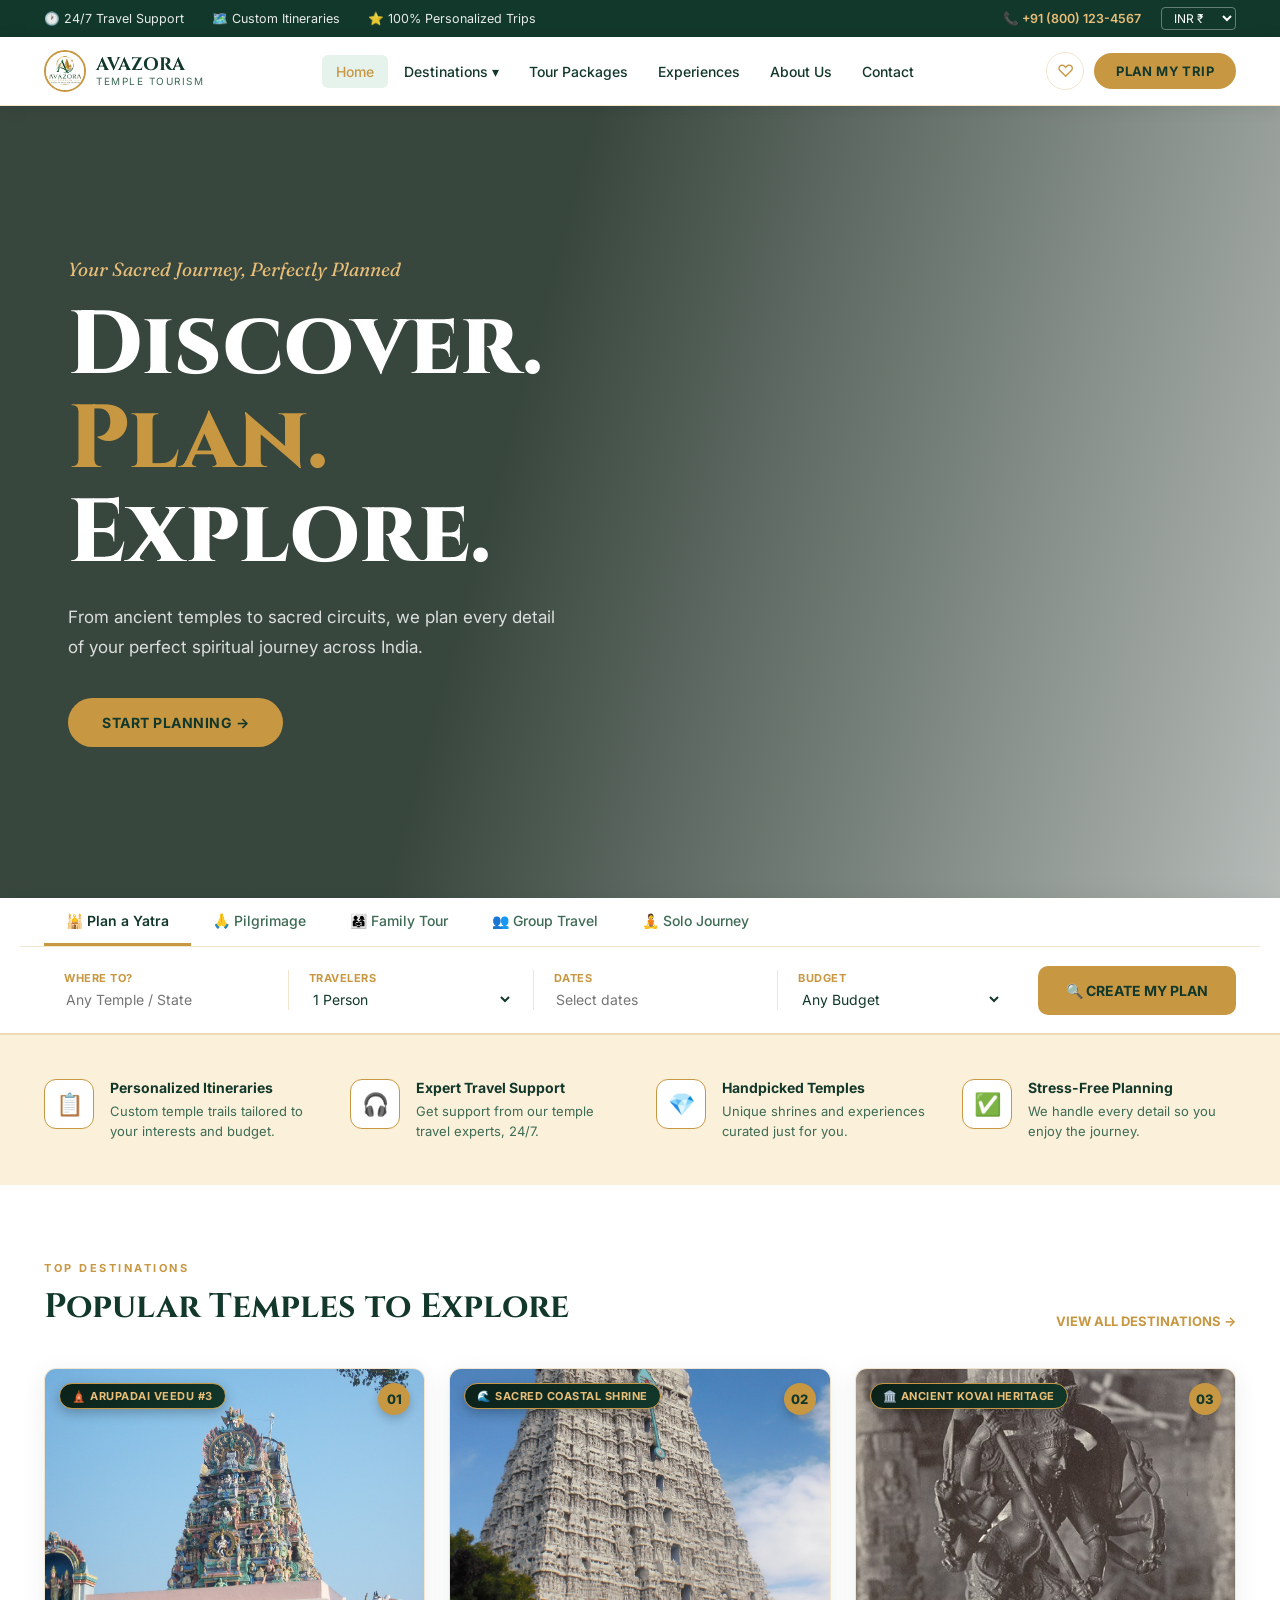
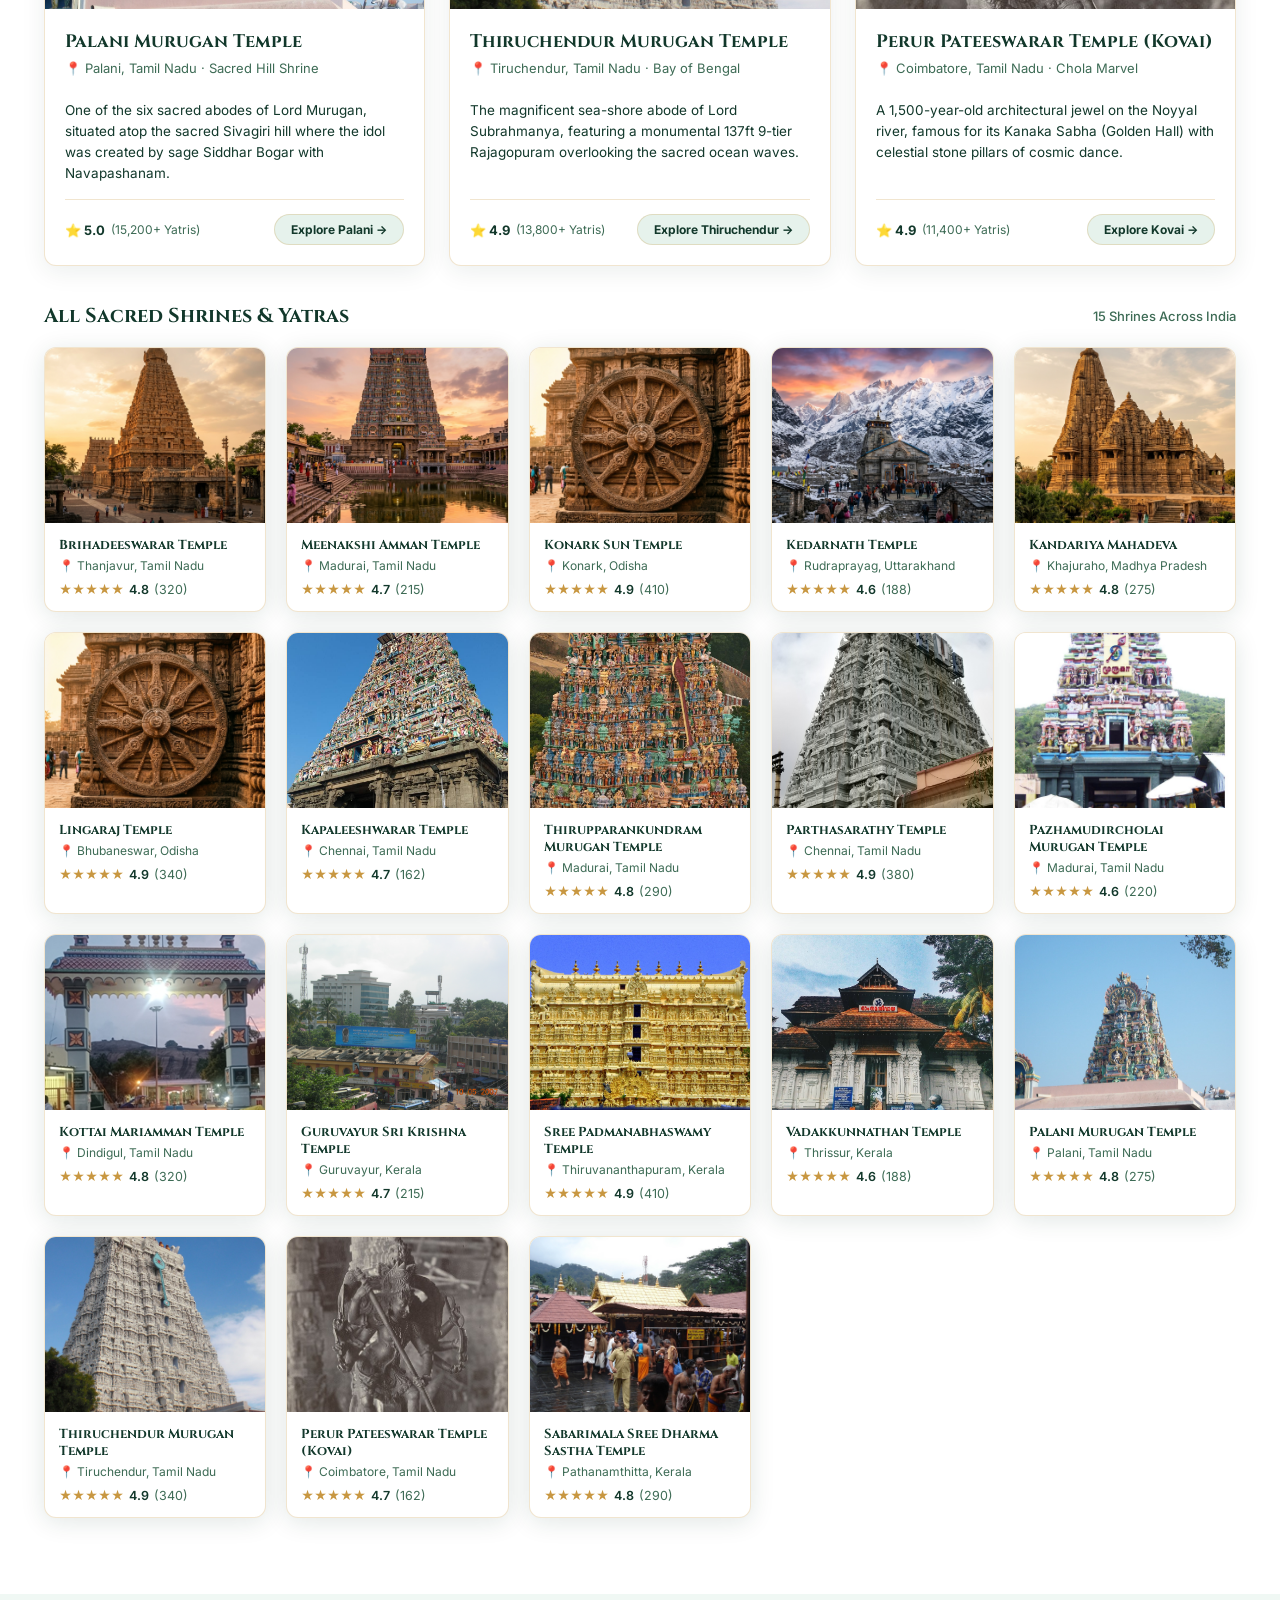
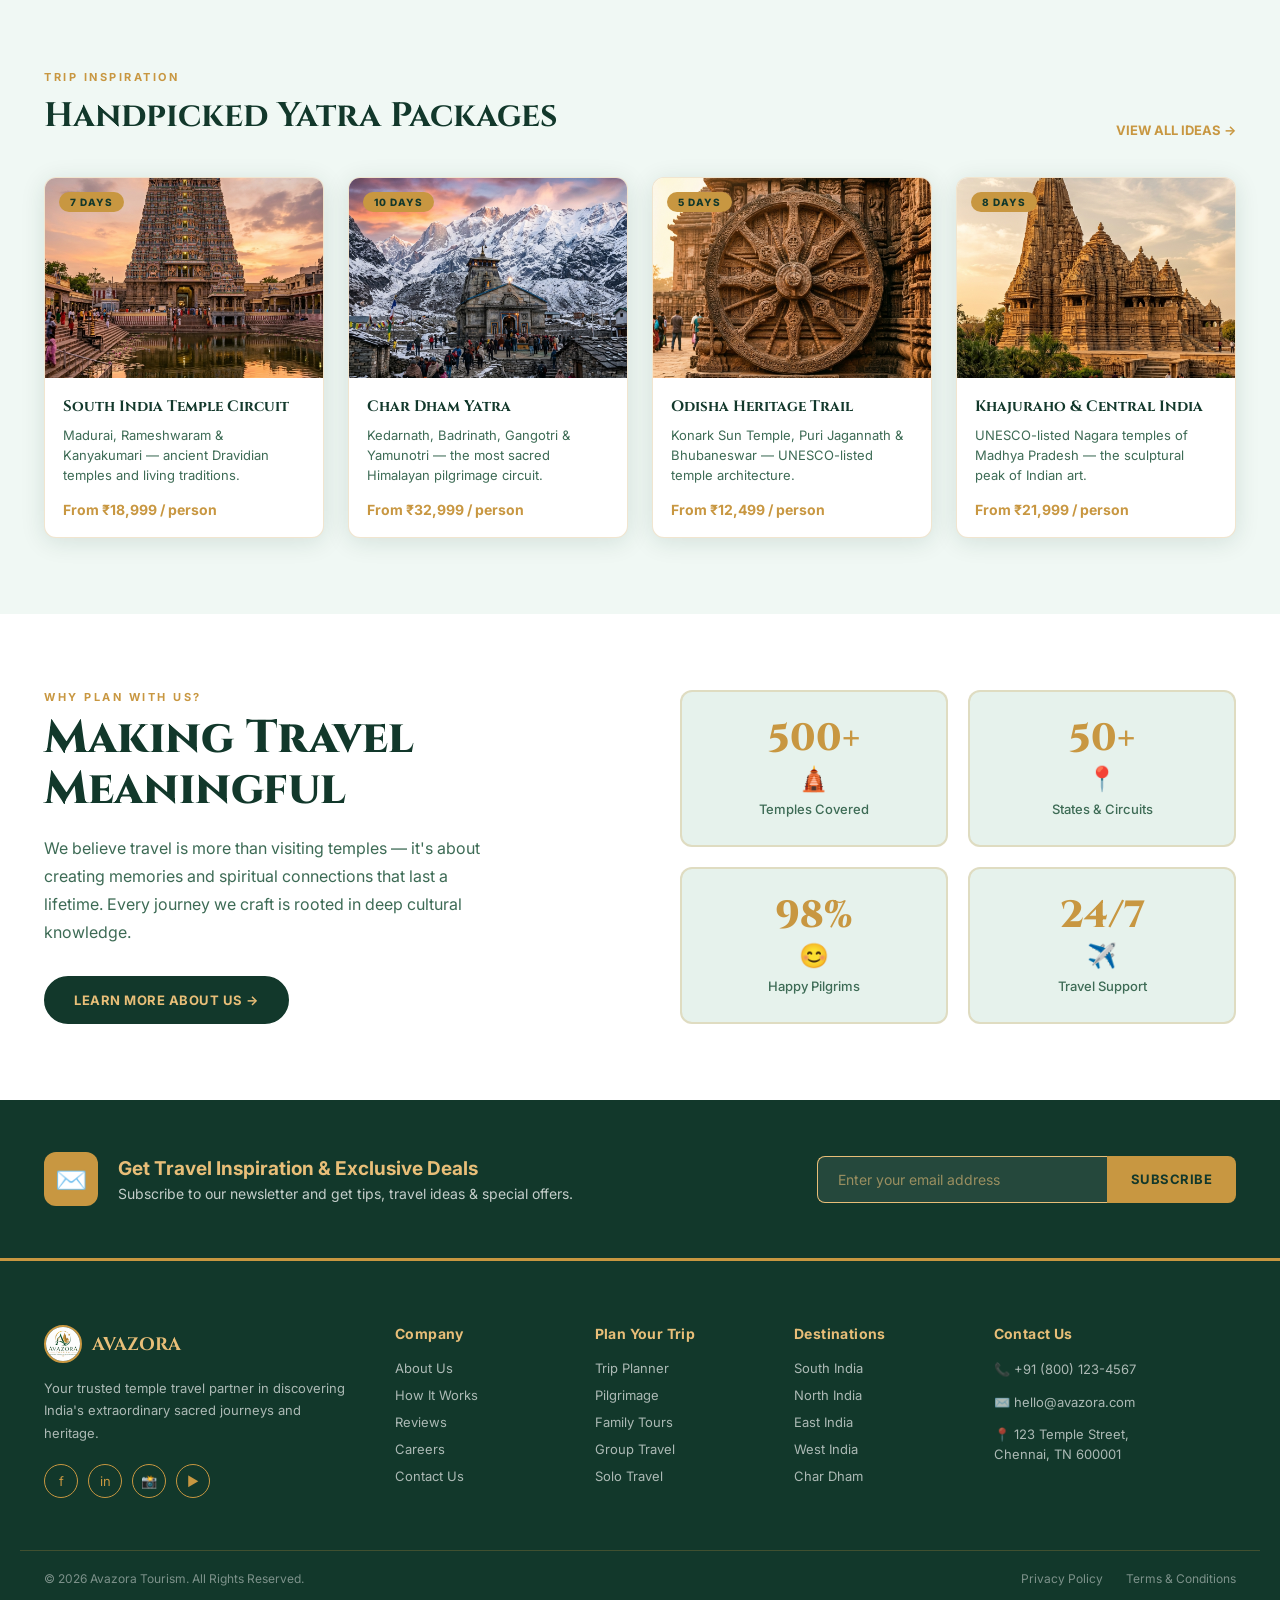
<file: index.html>
<!DOCTYPE html>
<html lang="en">
<head>
    <meta charset="UTF-8" />
    <meta name="viewport" content="width=device-width, initial-scale=1.0" />
    <title>Avazora Tourism — Discover Sacred India</title>
    <meta name="description" content="Explore India's sacred temples, timeless heritage, architecture, and unforgettable spiritual journeys." />

    <!-- Fonts -->
    <link rel="preconnect" href="https://fonts.googleapis.com">
    <link rel="preconnect" href="https://fonts.gstatic.com" crossorigin>
    <link href="https://fonts.googleapis.com/css2?family=Cinzel:wght@500;600;700;800&family=Fraunces:ital,opsz,wght@0,9..144,400;0,9..144,600;1,9..144,500&family=Inter:wght@300;400;500;600;700&family=Space+Grotesk:wght@500;600;700&display=swap" rel="stylesheet">

    <style>
    /* ============================================================
       AVAZORA — Green + Gold Only Theme
    ============================================================ */
    :root {
        /* ── GREENS ── */
        --green:        #12382B;   /* deep forest green  */
        --green-mid:    #1E5C3E;   /* mid green          */
        --green-light:  #2A7A52;   /* lighter green      */
        --green-pale:   #E6F2EC;   /* very light green bg */
        --green-tint:   #F0F8F4;   /* section alternate bg */

        /* ── GOLDS ── */
        --gold:         #C89741;   /* primary gold       */
        --gold-bright:  #E8BE78;   /* brighter gold      */
        --gold-light:   #FBF0D9;   /* very light gold bg */

        /* ── NEUTRALS (green-tinted, not gray) ── */
        --white:        #FFFFFF;
        --text:         #12382B;   /* dark green as text */
        --text-soft:    #3D6B55;   /* softer green text  */
        --border:       rgba(200,151,65,0.25);  /* gold-tinted border */
        --border-solid: #C89741;

        --shadow:       0 4px 24px rgba(18,56,43,0.12);
        --radius:       12px;
    }

    *, *::before, *::after { box-sizing: border-box; }
    html, body {
        margin: 0; padding: 0;
        overflow-x: hidden;
        font-family: 'Inter', sans-serif;
        color: var(--text);
        background: var(--white);
        scroll-behavior: smooth;
    }
    a { text-decoration: none; }
    img { display: block; }
    button, input, select { font-family: inherit; }

    /* ─────────────────────────────
       TOP UTILITY BAR
    ───────────────────────────── */
    .top-bar {
        background: var(--green);
        color: rgba(255,255,255,0.9);
        font-size: 12.5px;
        padding: 7px 0;
    }
    .top-bar-inner {
        max-width: 1240px; margin: 0 auto; padding: 0 24px;
        display: flex; justify-content: space-between; align-items: center; flex-wrap: wrap; gap: 8px;
    }
    .top-bar-left { display: flex; gap: 28px; }
    .top-bar-left span { display: flex; align-items: center; gap: 6px; }
    .top-bar-right { display: flex; gap: 20px; align-items: center; }
    .top-bar-right a { color: var(--gold-bright); font-size: 12.5px; font-weight: 600; }
    .top-bar-right select {
        background: transparent; color: #fff;
        border: 1px solid rgba(255,255,255,0.35);
        border-radius: 4px; padding: 2px 8px; font-size: 12px; cursor: pointer;
    }

    /* ─────────────────────────────
       NAVBAR
    ───────────────────────────── */
    .navbar {
        position: sticky; top: 0; z-index: 1000;
        background: var(--white);
        box-shadow: 0 2px 16px rgba(18,56,43,0.12);
        border-bottom: 1px solid var(--border);
    }
    .nav-inner {
        max-width: 1240px; margin: 0 auto; padding: 0 24px;
        display: flex; align-items: center; gap: 16px; height: 68px;
    }
    .nav-logo {
        display: flex; align-items: center; gap: 10px; flex-shrink: 0;
    }
    .nav-logo img {
        width: 42px; height: 42px; border-radius: 50%; object-fit: cover;
        border: 2px solid var(--gold);
    }
    .nav-logo-text .brand { display: block; font-family: 'Cinzel', serif; font-size: 18px; font-weight: 700; color: var(--green); line-height: 1.1; }
    .nav-logo-text .sub   { display: block; font-size: 10px; color: var(--text-soft); letter-spacing: 1.5px; text-transform: uppercase; }

    .nav-links {
        display: flex; align-items: center; gap: 2px;
        flex: 1; justify-content: center;
    }
    .nav-links a {
        color: var(--green); font-size: 14px; font-weight: 500;
        padding: 8px 14px; border-radius: 6px; transition: 0.2s; white-space: nowrap;
    }
    .nav-links a:hover, .nav-links a.active { color: var(--gold); background: var(--green-pale); }

    .nav-dropdown { position: relative; }
    .nav-dropdown-menu {
        display: none; position: absolute; top: calc(100% + 6px); left: 0;
        background: var(--white); border: 1px solid var(--border);
        border-radius: var(--radius); box-shadow: var(--shadow);
        min-width: 190px; padding: 8px; z-index: 999;
    }
    .nav-dropdown:hover .nav-dropdown-menu { display: block; }
    .nav-dropdown-menu a {
        display: block; padding: 10px 16px; color: var(--green) !important;
        font-size: 14px; border-radius: 6px; transition: 0.2s;
    }
    .nav-dropdown-menu a:hover { background: var(--green-pale); color: var(--gold) !important; }

    .nav-right { display: flex; align-items: center; gap: 10px; }
    .nav-fav-btn {
        background: none; border: 1.5px solid var(--border);
        border-radius: 50%; width: 38px; height: 38px;
        font-size: 17px; cursor: pointer; color: var(--gold); transition: 0.2s;
        display: flex; align-items: center; justify-content: center;
    }
    .nav-fav-btn:hover { border-color: var(--gold); background: var(--gold-light); }

    .nav-plan-btn {
        background: var(--gold); color: var(--green);
        border: none; padding: 10px 22px; border-radius: 30px;
        font-size: 13px; font-weight: 700; cursor: pointer;
        letter-spacing: 0.4px; transition: 0.2s; white-space: nowrap;
    }
    .nav-plan-btn:hover { background: var(--gold-bright); transform: translateY(-1px); }

    .nav-mobile-toggle {
        display: none; background: var(--green-pale);
        border: 1.5px solid var(--border); border-radius: 7px;
        padding: 6px 11px; font-size: 20px; cursor: pointer; color: var(--green);
    }
    .nav-mobile-menu {
        display: none; flex-direction: column;
        background: var(--white); border-top: 2px solid var(--gold);
        padding: 10px 24px 20px;
    }
    .nav-mobile-menu.open { display: flex; }
    .nav-mobile-menu a {
        color: var(--green); padding: 13px 0;
        border-bottom: 1px solid var(--border); font-size: 15px;
    }
    .nav-mobile-menu a:last-child { border-bottom: none; color: var(--gold); font-weight: 700; }

    /* ─────────────────────────────
       HERO SECTION
    ───────────────────────────── */
    .hero {
        position: relative; height: 88vh; min-height: 560px;
        overflow: hidden; display: flex; align-items: center;
    }
    .hero-img, .hero-video {
        position: absolute; inset: 0;
        width: 100%; height: 100%; object-fit: cover; object-position: center top;
        z-index: 1;
    }
    .hero-overlay {
        position: absolute; inset: 0;
        background: linear-gradient(105deg, rgba(12,30,19,0.82) 40%, rgba(12,30,19,0.30) 100%);
        z-index: 2;
    }
    .hero-content {
        position: relative; z-index: 2;
        max-width: 1240px; width: 100%; margin: 0 auto; padding: 0 48px;
    }
    .hero-tagline {
        font-family: 'Fraunces', serif; font-style: italic;
        font-size: 19px; color: var(--gold-bright); margin: 0 0 18px;
    }
    .hero-heading {
        font-family: 'Cinzel', serif;
        font-size: clamp(46px, 7vw, 90px); font-weight: 800;
        color: #fff; line-height: 1.05; margin: 0 0 22px;
    }
    .hero-heading .gold { color: var(--gold); }
    .hero-desc {
        font-size: 17px; color: rgba(255,255,255,0.82);
        max-width: 500px; line-height: 1.75; margin: 0 0 36px;
    }
    .hero-btn {
        display: inline-flex; align-items: center; gap: 10px;
        background: var(--gold); color: var(--green);
        padding: 16px 34px; border-radius: 30px;
        font-size: 14px; font-weight: 700; letter-spacing: 0.5px;
        transition: 0.2s;
    }
    .hero-btn:hover { background: var(--gold-bright); transform: translateY(-2px); box-shadow: 0 8px 28px rgba(200,151,65,0.45); }

    /* ─────────────────────────────
       PLAN BAR
    ───────────────────────────── */
    .plan-bar {
        background: var(--white);
        box-shadow: 0 8px 32px rgba(0,0,0,0.11);
    }
    .plan-tabs {
        max-width: 1240px; margin: 0 auto;
        padding: 0 24px; display: flex; overflow-x: auto;
    }
    .plan-tab {
        background: none; border: none; padding: 14px 22px;
        font-size: 14px; font-weight: 500; color: var(--text-soft);
        cursor: pointer; border-bottom: 3px solid transparent;
        white-space: nowrap; transition: 0.2s; display: flex; align-items: center; gap: 7px;
    }
    .plan-tab:hover { color: var(--green); }
    .plan-tab.active { color: var(--green); border-bottom-color: var(--gold); font-weight: 600; }

    .plan-search {
        max-width: 1240px; margin: 0 auto; padding: 16px 24px;
        display: flex; align-items: center; gap: 0;
        border-top: 1px solid var(--border); flex-wrap: wrap;
    }
    .plan-field { flex: 1; min-width: 130px; padding: 8px 20px; }
    .plan-field label {
        display: block; font-size: 11px; font-weight: 700;
        color: var(--gold); text-transform: uppercase;
        letter-spacing: 0.5px; margin-bottom: 4px;
    }
    .plan-field input, .plan-field select {
        width: 100%; border: none; outline: none;
        font-size: 14px; color: var(--green); background: transparent;
    }
    .plan-divider { width: 1px; height: 40px; background: var(--border); flex-shrink: 0; }
    .plan-search-btn {
        background: var(--gold); color: var(--green);
        border: none; padding: 16px 28px; border-radius: 10px;
        font-size: 14px; font-weight: 700; cursor: pointer;
        margin-left: 16px; transition: 0.2s; white-space: nowrap; flex-shrink: 0;
    }
    .plan-search-btn:hover { background: var(--gold-bright); }

    /* ─────────────────────────────
       FEATURES STRIP
    ───────────────────────────── */
    .features {
        border-top: 2px solid var(--border); padding: 44px 0;
        background: var(--gold-light);
    }
    .features-inner {
        max-width: 1240px; margin: 0 auto; padding: 0 24px;
        display: grid; grid-template-columns: repeat(4,1fr); gap: 32px;
    }
    .feature { display: flex; align-items: flex-start; gap: 16px; }
    .feature-icon {
        width: 50px; height: 50px; border: 1.5px solid var(--gold);
        border-radius: 12px; display: flex; align-items: center;
        justify-content: center; font-size: 22px; flex-shrink: 0;
        background: var(--white);
    }
    .feature h4 { margin: 0 0 5px; font-size: 14px; font-weight: 700; color: var(--green); }
    .feature p  { margin: 0; font-size: 13px; color: var(--text-soft); line-height: 1.55; }

    /* ─────────────────────────────
       SECTION SHELL
    ───────────────────────────── */
    .section { padding: 76px 0; background: var(--white); }
    .section-gray { background: var(--green-tint); }
    .section-inner { max-width: 1240px; margin: 0 auto; padding: 0 24px; }
    .section-header {
        display: flex; justify-content: space-between;
        align-items: flex-end; margin-bottom: 38px;
    }
    .eyebrow {
        display: block; font-size: 11px; font-weight: 700;
        color: var(--gold); text-transform: uppercase;
        letter-spacing: 2.5px; margin-bottom: 9px;
    }
    .section-header h2 {
        font-family: 'Cinzel', serif;
        font-size: clamp(22px, 3vw, 34px); font-weight: 700;
        color: var(--green); margin: 0;
    }
    .view-all {
        color: var(--gold); font-size: 13px; font-weight: 700;
        white-space: nowrap; display: flex; align-items: center; gap: 4px;
        transition: 0.2s; border-bottom: 1px solid transparent;
    }
    .view-all:hover { border-bottom-color: var(--gold); }

    /* ─────────────────────────────
       MOST POPULAR TEMPLES (TOP 3 SHOWCASE)
    ───────────────────────────── */
    .most-popular-showcase {
        display: grid;
        grid-template-columns: repeat(3, 1fr);
        gap: 24px;
        margin-bottom: 36px;
    }
    .pop-card {
        background: var(--white);
        border: 1.5px solid var(--border);
        border-radius: var(--radius);
        overflow: hidden;
        box-shadow: 0 6px 24px rgba(18,56,43,0.08);
        transition: transform 0.3s ease, box-shadow 0.3s ease, border-color 0.3s ease;
        position: relative;
        display: flex;
        flex-direction: column;
    }
    .pop-card:hover {
        transform: translateY(-8px);
        box-shadow: 0 16px 40px rgba(18,56,43,0.16);
        border-color: var(--gold);
    }
    .pop-card-img-wrap {
        position: relative;
        height: 240px;
        overflow: hidden;
    }
    .pop-card-img-wrap img {
        width: 100%;
        height: 100%;
        object-fit: cover;
        transition: transform 0.5s ease;
    }
    .pop-card:hover .pop-card-img-wrap img {
        transform: scale(1.06);
    }
    .pop-badge {
        position: absolute;
        top: 14px;
        left: 14px;
        background: linear-gradient(135deg, #0B2119, #12382B);
        color: var(--gold-bright);
        font-size: 11px;
        font-weight: 700;
        letter-spacing: 0.5px;
        text-transform: uppercase;
        padding: 5px 12px;
        border-radius: 20px;
        border: 1px solid var(--gold);
        box-shadow: 0 4px 12px rgba(0,0,0,0.25);
    }
    .pop-rank {
        position: absolute;
        top: 14px;
        right: 14px;
        background: var(--gold);
        color: var(--green);
        width: 32px;
        height: 32px;
        border-radius: 50%;
        display: flex;
        align-items: center;
        justify-content: center;
        font-weight: 800;
        font-size: 13px;
        box-shadow: 0 4px 10px rgba(0,0,0,0.2);
    }
    .pop-body {
        padding: 20px;
        flex: 1;
        display: flex;
        flex-direction: column;
    }
    .pop-title {
        font-family: 'Cinzel', serif;
        font-size: 18px;
        font-weight: 700;
        color: var(--green);
        margin: 0 0 6px;
    }
    .pop-meta {
        font-size: 13px;
        color: var(--text-soft);
        margin-bottom: 10px;
        display: flex;
        align-items: center;
        gap: 6px;
    }
    .pop-desc {
        font-size: 13.5px;
        color: var(--text);
        line-height: 1.55;
        margin-bottom: 16px;
        flex: 1;
    }
    .pop-footer {
        display: flex;
        align-items: center;
        justify-content: space-between;
        padding-top: 14px;
        border-top: 1px solid var(--border);
    }
    .pop-rating {
        display: flex;
        align-items: center;
        gap: 6px;
        font-size: 13px;
        font-weight: 700;
        color: var(--green);
    }
    .pop-btn {
        background: var(--green-pale);
        color: var(--green);
        padding: 7px 16px;
        border-radius: 20px;
        font-size: 12px;
        font-weight: 700;
        border: 1px solid var(--border);
        transition: 0.2s;
        text-decoration: none;
    }
    .pop-btn:hover {
        background: var(--gold);
        color: var(--green);
        border-color: var(--gold);
    }

    @media (max-width: 900px) {
        .most-popular-showcase { grid-template-columns: repeat(2, 1fr); }
    }
    @media (max-width: 600px) {
        .most-popular-showcase { grid-template-columns: 1fr; }
    }

    /* ─────────────────────────────
       TEMPLE GRID
    ───────────────────────────── */
    .temple-grid-w {
        display: grid;
        grid-template-columns: repeat(5, 1fr);
        gap: 20px;
    }
    .temple-card-w {
        border-radius: var(--radius); overflow: hidden;
        box-shadow: var(--shadow); background: var(--white);
        border: 1px solid var(--border);
        cursor: pointer; transition: transform 0.25s, box-shadow 0.25s;
    }
    .temple-card-w:hover { transform: translateY(-6px); box-shadow: 0 14px 40px rgba(18,56,43,0.18); border-color: var(--gold); }
    .temple-card-w img { width: 100%; height: 175px; object-fit: cover; }
    .temple-card-w .tc-info { padding: 14px; }
    .temple-card-w .tc-name {
        font-family: 'Cinzel', serif; font-size: 13px; font-weight: 700;
        color: var(--green); margin: 0 0 4px; line-height: 1.3;
    }
    .temple-card-w .tc-loc { font-size: 12px; color: var(--text-soft); margin-bottom: 9px; }
    .temple-card-w .tc-rating {
        display: flex; align-items: center; gap: 5px;
        font-size: 12.5px; font-weight: 600; color: var(--green);
    }
    .tc-stars { color: var(--gold); }
    .tc-count { color: var(--text-soft); font-weight: 400; }

    /* ─────────────────────────────
       PACKAGES
    ───────────────────────────── */
    .packages-grid {
        display: grid; grid-template-columns: repeat(4,1fr); gap: 24px;
    }
    .pkg-card {
        background: var(--white); border-radius: var(--radius);
        overflow: hidden; box-shadow: var(--shadow);
        border: 1px solid var(--border);
        position: relative; transition: transform 0.25s; cursor: pointer;
    }
    .pkg-card:hover { transform: translateY(-6px); border-color: var(--gold); }
    .pkg-badge {
        position: absolute; top: 14px; left: 14px;
        background: var(--gold); color: var(--green);
        font-size: 10px; font-weight: 800; padding: 4px 11px;
        border-radius: 20px; letter-spacing: 1px; z-index: 2;
    }
    .pkg-card img { width: 100%; height: 200px; object-fit: cover; }
    .pkg-info { padding: 18px; }
    .pkg-info h3 {
        font-family: 'Cinzel', serif; font-size: 15px;
        font-weight: 700; color: var(--green); margin: 0 0 8px;
    }
    .pkg-info p {
        font-size: 13px; color: var(--text-soft);
        line-height: 1.55; margin: 0 0 14px;
    }
    .pkg-price { font-size: 14px; font-weight: 700; color: var(--gold); }

    /* ─────────────────────────────
       WHY AVAZORA
    ───────────────────────────── */
    .why-grid {
        display: grid; grid-template-columns: 1fr 1fr;
        gap: 80px; align-items: center;
    }
    .why-left h2 {
        font-family: 'Cinzel', serif;
        font-size: clamp(28px, 4vw, 46px); font-weight: 800;
        color: var(--green); line-height: 1.1; margin: 0 0 20px;
    }
    .why-left p {
        font-size: 16px; color: var(--text-soft);
        line-height: 1.75; margin: 0 0 30px; max-width: 440px;
    }
    .why-btn {
        display: inline-flex; align-items: center; gap: 8px;
        background: var(--green); color: var(--gold-bright);
        padding: 14px 28px; border-radius: 30px;
        font-size: 13px; font-weight: 700; letter-spacing: 0.5px; transition: 0.2s;
        border: 2px solid var(--green);
    }
    .why-btn:hover { background: var(--gold); color: var(--green); border-color: var(--gold); }
    .why-stats {
        display: grid; grid-template-columns: 1fr 1fr; gap: 20px;
    }
    .stat-card {
        border: 2px solid var(--border); border-radius: var(--radius);
        padding: 28px 20px; text-align: center; transition: 0.2s;
        background: var(--green-pale);
    }
    .stat-card:hover { border-color: var(--gold); background: var(--gold-light); box-shadow: var(--shadow); }
    .stat-num {
        font-family: 'Cinzel', serif; font-size: 38px; font-weight: 800;
        color: var(--gold); line-height: 1; margin-bottom: 6px;
    }
    .stat-ico { font-size: 24px; margin-bottom: 8px; }
    .stat-lbl { font-size: 13px; color: var(--text-soft); font-weight: 500; }

    /* ─────────────────────────────
       NEWSLETTER
    ───────────────────────────── */
    .newsletter {
        background: var(--green); padding: 52px 0;
    }
    .newsletter-inner {
        max-width: 1240px; margin: 0 auto; padding: 0 24px;
        display: flex; align-items: center;
        justify-content: space-between; gap: 32px; flex-wrap: wrap;
    }
    .newsletter-left { display: flex; align-items: center; gap: 20px; }
    .nl-icon {
        width: 54px; height: 54px; background: var(--gold);
        border-radius: 12px; display: flex; align-items: center;
        justify-content: center; font-size: 26px; flex-shrink: 0; color: var(--green);
    }
    .newsletter-left h3 { margin: 0 0 5px; font-size: 19px; font-weight: 700; color: var(--gold-bright); }
    .newsletter-left p  { margin: 0; font-size: 14px; color: rgba(255,255,255,0.75); }
    .nl-form { display: flex; flex-shrink: 0; }
    .nl-form input {
        padding: 14px 20px; border: 1.5px solid var(--gold-bright);
        border-right: none; border-radius: 8px 0 0 8px;
        font-size: 14px; width: 290px; outline: none; background: rgba(255,255,255,0.08);
        color: var(--gold-bright);
    }
    .nl-form input::placeholder { color: rgba(232,190,120,0.6); }
    .nl-form input:focus { border-color: var(--gold); background: rgba(255,255,255,0.12); }
    .nl-form button {
        background: var(--gold); color: var(--green);
        border: none; padding: 14px 24px; border-radius: 0 8px 8px 0;
        font-size: 13px; font-weight: 700; cursor: pointer;
        letter-spacing: 0.5px; transition: 0.2s;
    }
    .nl-form button:hover { background: var(--gold-bright); }

    /* ─────────────────────────────
       FOOTER
    ───────────────────────────── */
    .footer { background: var(--green); border-top: 3px solid var(--gold); padding: 64px 0 0; }
    .footer-inner {
        max-width: 1240px; margin: 0 auto; padding: 0 24px 52px;
        display: grid; grid-template-columns: 2fr 1fr 1fr 1fr 1.6fr; gap: 48px;
    }
    .footer-brand { }
    .footer-logo { display: flex; align-items: center; gap: 10px; margin-bottom: 14px; }
    .footer-logo img { width: 38px; height: 38px; border-radius: 50%; object-fit: cover; border: 2px solid var(--gold); }
    .footer-logo span { font-family: 'Cinzel', serif; font-size: 18px; font-weight: 700; color: var(--gold-bright); }
    .footer-brand p { font-size: 13px; color: rgba(255,255,255,0.65); line-height: 1.7; margin: 0 0 20px; }
    .footer-social { display: flex; gap: 10px; }
    .footer-social a {
        width: 34px; height: 34px; border: 1.5px solid var(--gold);
        border-radius: 50%; display: flex; align-items: center;
        justify-content: center; color: var(--gold);
        font-size: 13px; transition: 0.2s;
    }
    .footer-social a:hover { background: var(--gold); color: var(--green); }
    .footer-col h4 { font-size: 14px; font-weight: 700; color: var(--gold-bright); margin: 0 0 18px; letter-spacing: 0.4px; }
    .footer-col a {
        display: block; color: rgba(255,255,255,0.65);
        font-size: 13px; margin-bottom: 11px; transition: 0.2s;
    }
    .footer-col a:hover { color: var(--gold-bright); }
    .footer-col .contact-line { font-size: 13px; color: rgba(255,255,255,0.65); margin-bottom: 10px; line-height: 1.5; }
    .footer-bottom {
        border-top: 1px solid rgba(200,151,65,0.25);
        padding: 20px 24px; max-width: 1240px; margin: 0 auto;
        display: flex; justify-content: space-between; align-items: center;
        font-size: 12px; color: rgba(255,255,255,0.45); flex-wrap: wrap; gap: 12px;
    }
    .footer-bottom a { color: rgba(255,255,255,0.45); margin-left: 20px; }
    .footer-bottom a:hover { color: var(--gold-bright); }

    /* ─────────────────────────────
       AUTH MODAL
    ───────────────────────────── */
    .auth-backdrop {
        display: none; position: fixed; inset: 0;
        background: rgba(18,56,43,0.7); z-index: 9999;
        align-items: center; justify-content: center;
    }
    .auth-backdrop.open { display: flex; }
    .auth-modal {
        background: var(--white); border-radius: 16px;
        border: 2px solid var(--gold);
        width: 100%; max-width: 820px; margin: 20px;
        overflow: hidden; box-shadow: 0 24px 60px rgba(18,56,43,0.35);
        position: relative;
    }
    .auth-close {
        position: absolute; top: 16px; right: 16px;
        width: 32px; height: 32px; border-radius: 50%;
        background: var(--green-pale); cursor: pointer;
        display: flex; align-items: center; justify-content: center;
        font-size: 18px; color: var(--green); z-index: 10;
        border: 1px solid var(--border); transition: 0.2s;
    }
    .auth-close:hover { background: var(--gold); color: var(--green); }
    .auth-split { display: flex; min-height: 420px; }
    .auth-left {
        width: 42%; background: linear-gradient(160deg, var(--green) 0%, var(--green-mid) 100%);
        padding: 48px 36px; display: flex; flex-direction: column;
        align-items: center; justify-content: center; text-align: center;
    }
    .auth-left img { width: 70px; height: 70px; border-radius: 50%; object-fit: cover; border: 2.5px solid var(--gold); margin-bottom: 18px; }
    .auth-left h3 { font-family: 'Cinzel', serif; color: var(--gold-bright); font-size: 22px; margin: 0 0 24px; }
    .auth-benefits { list-style: none; padding: 0; margin: 0; width: 100%; }
    .auth-benefits li { color: rgba(255,255,255,0.85); font-size: 14px; padding: 10px 0; border-bottom: 1px solid rgba(200,151,65,0.25); display: flex; align-items: center; gap: 10px; text-align: left; }
    .auth-benefits li:last-child { border-bottom: none; }
    .auth-right { flex: 1; padding: 48px 40px; }
    .auth-right h2 { font-family: 'Cinzel', serif; font-size: 22px; color: var(--green); margin: 0 0 8px; }
    .auth-sub { font-size: 14px; color: var(--text-soft); margin: 0 0 28px; }
    .auth-form { display: flex; flex-direction: column; gap: 14px; }
    .auth-input {
        width: 100%; padding: 14px 16px; border: 1.5px solid var(--border);
        border-radius: 8px; font-size: 14px; outline: none; transition: 0.2s;
        color: var(--green);
    }
    .auth-input:focus { border-color: var(--gold); background: var(--gold-light); }
    .auth-btn {
        background: var(--gold); color: var(--green); border: none;
        padding: 15px; border-radius: 8px; font-size: 15px;
        font-weight: 700; cursor: pointer; transition: 0.2s;
    }
    .auth-btn:hover { background: var(--gold-bright); }
    .auth-terms { font-size: 12px; color: var(--text-soft); margin-top: 16px; }
    .auth-terms a { color: var(--green-mid); font-weight: 600; }

    /* ─────────────────────────────
       RESPONSIVE
    ───────────────────────────── */
    @media (max-width: 1100px) {
        .temple-grid-w { grid-template-columns: repeat(3,1fr); }
        .packages-grid  { grid-template-columns: repeat(2,1fr); }
        .features-inner { grid-template-columns: repeat(2,1fr); }
        .footer-inner   { grid-template-columns: 1fr 1fr 1fr; gap: 32px; }
    }
    @media (max-width: 820px) {
        .nav-links { display: none; }
        .nav-mobile-toggle { display: block; }
        .why-grid  { grid-template-columns: 1fr; gap: 40px; }
        .temple-grid-w { grid-template-columns: repeat(2,1fr); }
        .packages-grid { grid-template-columns: 1fr; }
        .footer-inner  { grid-template-columns: 1fr 1fr; }
        .hero-content  { padding: 0 24px; }
        .plan-search   { flex-direction: column; gap: 12px; }
        .plan-divider  { display: none; }
        .plan-search-btn { width: 100%; margin-left: 0; }
        .auth-left { display: none; }
    }
    @media (max-width: 540px) {
        .temple-grid-w { grid-template-columns: 1fr; }
        .features-inner { grid-template-columns: 1fr; }
        .why-stats { grid-template-columns: 1fr 1fr; }
        .footer-inner { grid-template-columns: 1fr; }
        .top-bar-left { display: none; }
        .newsletter-inner { flex-direction: column; }
        .nl-form { width: 100%; }
        .nl-form input { width: 100%; }
    }
    </style>
</head>
<body>

    <!-- ═══════════════════════════════════════════
         TOP UTILITY BAR
    ═══════════════════════════════════════════ -->
    <div class="top-bar">
        <div class="top-bar-inner">
            <div class="top-bar-left">
                <span>🕐 24/7 Travel Support</span>
                <span>🗺️ Custom Itineraries</span>
                <span>⭐ 100% Personalized Trips</span>
            </div>
            <div class="top-bar-right">
                <a href="tel:+918001234567">📞 +91 (800) 123-4567</a>
                <select aria-label="Currency">
                    <option>INR ₹</option>
                    <option>USD $</option>
                </select>
            </div>
        </div>
    </div>

    <!-- ═══════════════════════════════════════════
         NAVBAR
    ═══════════════════════════════════════════ -->
    <nav class="navbar" id="nav">
        <div class="nav-inner">
            <a href="#home" class="nav-logo">
                <img src="images/logo.jpg" alt="Avazora Logo">
                <div class="nav-logo-text">
                    <span class="brand">AVAZORA</span>
                    <span class="sub">Temple Tourism</span>
                </div>
            </a>

            <div class="nav-links">
                <a href="index.html" class="active">Home</a>
                <div class="nav-dropdown">
                    <a href="destinations.html">Destinations ▾</a>
                    <div class="nav-dropdown-menu">
                        <a href="destinations.html?state=Tamil Nadu">Tamil Nadu</a>
                        <a href="destinations.html?state=Kerala">Kerala</a>
                        <a href="destinations.html?state=Odisha">Odisha</a>
                        <a href="destinations.html?state=Uttarakhand">Uttarakhand</a>
                        <a href="destinations.html?state=Madhya Pradesh">Madhya Pradesh</a>
                        <a href="destinations.html?state=Karnataka">Karnataka</a>
                    </div>
                </div>
                <a href="packages.html">Tour Packages</a>
                <a href="#services">Experiences</a>
                <a href="about.html">About Us</a>
                <a href="contact.html">Contact</a>
            </div>

            <div class="nav-right">
                <button class="nav-fav-btn" title="Saved temples">♡</button>
                <button class="nav-plan-btn" id="navPlanBtn" onclick="document.getElementById('authBackdrop').classList.add('open')">PLAN MY TRIP</button>
                <button class="nav-mobile-toggle" id="mobileToggle">☰</button>
            </div>
        </div>
        <div class="nav-mobile-menu" id="mobileMenu">
            <a href="index.html">Home</a>
            <a href="destinations.html">Destinations</a>
            <a href="packages.html">Tour Packages</a>
            <a href="#services">Experiences</a>
            <a href="about.html">About Us</a>
            <a href="contact.html">Contact</a>
            <a href="#" id="mobileAuthLink" onclick="document.getElementById('authBackdrop').classList.add('open'); document.getElementById('mobileMenu').classList.remove('open');">Login / Signup</a>
        </div>
    </nav>

    <!-- ═══════════════════════════════════════════
         HERO
    ═══════════════════════════════════════════ -->
    <section class="hero" id="home">
        <video autoplay muted loop playsinline poster="images/brihadeeswarar.jpg" class="hero-video" id="heroVideo">
            <source src="images/hero_video.mp4" type="video/mp4">
            <img src="images/brihadeeswarar.jpg" alt="Brihadeeswarar Temple" class="hero-img">
        </video>
        <div class="hero-overlay"></div>
        <div class="hero-content">
            <p class="hero-tagline">Your Sacred Journey, Perfectly Planned</p>
            <h1 class="hero-heading">
                Discover.<br>
                <span class="gold">Plan.</span><br>
                Explore.
            </h1>
            <p class="hero-desc">From ancient temples to sacred circuits, we plan every detail of your perfect spiritual journey across India.</p>
            <a href="#plan" class="hero-btn">START PLANNING →</a>
        </div>
    </section>

    <!-- ═══════════════════════════════════════════
         PLAN BAR
    ═══════════════════════════════════════════ -->
    <div class="plan-bar" id="plan">
        <div class="plan-tabs">
            <button class="plan-tab active" data-tab="yatra">🕌 Plan a Yatra</button>
            <button class="plan-tab" data-tab="pilgrimage">🙏 Pilgrimage</button>
            <button class="plan-tab" data-tab="family">👨‍👩‍👧 Family Tour</button>
            <button class="plan-tab" data-tab="group">👥 Group Travel</button>
            <button class="plan-tab" data-tab="solo">🧘 Solo Journey</button>
        </div>
        <div class="plan-search">
            <div class="plan-field">
                <label>Where to?</label>
                <input type="text" placeholder="Any Temple / State">
            </div>
            <div class="plan-divider"></div>
            <div class="plan-field">
                <label>Travelers</label>
                <select>
                    <option>1 Person</option>
                    <option>2 Persons</option>
                    <option>Family (4+)</option>
                    <option>Group (10+)</option>
                </select>
            </div>
            <div class="plan-divider"></div>
            <div class="plan-field">
                <label>Dates</label>
                <input type="text" placeholder="Select dates" onfocus="this.type='date'" onblur="if(!this.value)this.type='text'">
            </div>
            <div class="plan-divider"></div>
            <div class="plan-field">
                <label>Budget</label>
                <select>
                    <option>Any Budget</option>
                    <option>Under ₹10,000</option>
                    <option>₹10K – ₹25K</option>
                    <option>₹25K – ₹50K</option>
                    <option>₹50K+</option>
                </select>
            </div>
            <button class="plan-search-btn" onclick="document.getElementById('authBackdrop').classList.add('open')">
                🔍 CREATE MY PLAN
            </button>
        </div>
    </div>

    <!-- ═══════════════════════════════════════════
         FEATURES
    ═══════════════════════════════════════════ -->
    <div class="features" id="services">
        <div class="features-inner">
            <div class="feature">
                <div class="feature-icon">📋</div>
                <div>
                    <h4>Personalized Itineraries</h4>
                    <p>Custom temple trails tailored to your interests and budget.</p>
                </div>
            </div>
            <div class="feature">
                <div class="feature-icon">🎧</div>
                <div>
                    <h4>Expert Travel Support</h4>
                    <p>Get support from our temple travel experts, 24/7.</p>
                </div>
            </div>
            <div class="feature">
                <div class="feature-icon">💎</div>
                <div>
                    <h4>Handpicked Temples</h4>
                    <p>Unique shrines and experiences curated just for you.</p>
                </div>
            </div>
            <div class="feature">
                <div class="feature-icon">✅</div>
                <div>
                    <h4>Stress-Free Planning</h4>
                    <p>We handle every detail so you enjoy the journey.</p>
                </div>
            </div>
        </div>
    </div>

    <!-- ═══════════════════════════════════════════
         POPULAR TEMPLES
    ═══════════════════════════════════════════ -->
    <section class="section" id="temples">
        <div class="section-inner">
            <div class="section-header">
                <div>
                    <span class="eyebrow">TOP DESTINATIONS</span>
                    <h2>Popular Temples to Explore</h2>
                </div>
                <a href="destinations.html" class="view-all">VIEW ALL DESTINATIONS →</a>
            </div>

            <!-- Top 3 Most Popular Temples Showcase (Palani, Thiruchendur, Kovai) -->
            <div class="most-popular-showcase">
                <!-- Card 1: Palani -->
                <div class="pop-card">
                    <div class="pop-card-img-wrap">
                        <img src="images/palani.jpg" alt="Palani Murugan Temple" loading="lazy" onerror="this.src='images/meenakshi.jpg'">
                        <span class="pop-badge">🛕 Arupadai Veedu #3</span>
                        <span class="pop-rank">01</span>
                    </div>
                    <div class="pop-body">
                        <h3 class="pop-title">Palani Murugan Temple</h3>
                        <div class="pop-meta">📍 Palani, Tamil Nadu · Sacred Hill Shrine</div>
                        <p class="pop-desc">One of the six sacred abodes of Lord Murugan, situated atop the sacred Sivagiri hill where the idol was created by sage Siddhar Bogar with Navapashanam.</p>
                        <div class="pop-footer">
                            <div class="pop-rating">⭐ 5.0 <span style="font-size:12px;color:var(--text-soft);font-weight:400;">(15,200+ Yatris)</span></div>
                            <a href="destinations.html?state=Tamil Nadu" class="pop-btn">Explore Palani →</a>
                        </div>
                    </div>
                </div>

                <!-- Card 2: Thiruchendur -->
                <div class="pop-card">
                    <div class="pop-card-img-wrap">
                        <img src="images/thiruchendur.jpg" alt="Thiruchendur Murugan Temple" loading="lazy" onerror="this.src='images/thirupparankundram.jpg'">
                        <span class="pop-badge">🌊 Sacred Coastal Shrine</span>
                        <span class="pop-rank">02</span>
                    </div>
                    <div class="pop-body">
                        <h3 class="pop-title">Thiruchendur Murugan Temple</h3>
                        <div class="pop-meta">📍 Tiruchendur, Tamil Nadu · Bay of Bengal</div>
                        <p class="pop-desc">The magnificent sea-shore abode of Lord Subrahmanya, featuring a monumental 137ft 9-tier Rajagopuram overlooking the sacred ocean waves.</p>
                        <div class="pop-footer">
                            <div class="pop-rating">⭐ 4.9 <span style="font-size:12px;color:var(--text-soft);font-weight:400;">(13,800+ Yatris)</span></div>
                            <a href="destinations.html?state=Tamil Nadu" class="pop-btn">Explore Thiruchendur →</a>
                        </div>
                    </div>
                </div>

                <!-- Card 3: Kovai Perur -->
                <div class="pop-card">
                    <div class="pop-card-img-wrap">
                        <img src="images/kovai.jpg" alt="Perur Pateeswarar Temple Kovai" loading="lazy" onerror="this.src='images/brihadeeswarar.jpg'">
                        <span class="pop-badge">🏛️ Ancient Kovai Heritage</span>
                        <span class="pop-rank">03</span>
                    </div>
                    <div class="pop-body">
                        <h3 class="pop-title">Perur Pateeswarar Temple (Kovai)</h3>
                        <div class="pop-meta">📍 Coimbatore, Tamil Nadu · Chola Marvel</div>
                        <p class="pop-desc">A 1,500-year-old architectural jewel on the Noyyal river, famous for its Kanaka Sabha (Golden Hall) with celestial stone pillars of cosmic dance.</p>
                        <div class="pop-footer">
                            <div class="pop-rating">⭐ 4.9 <span style="font-size:12px;color:var(--text-soft);font-weight:400;">(11,400+ Yatris)</span></div>
                            <a href="destinations.html?state=Tamil Nadu" class="pop-btn">Explore Kovai →</a>
                        </div>
                    </div>
                </div>
            </div>

            <div style="margin: 36px 0 18px; display:flex; justify-content:space-between; align-items:center;">
                <h3 style="font-family:'Cinzel',serif; font-size:20px; color:var(--green); margin:0;">All Sacred Shrines &amp; Yatras</h3>
                <span style="font-size:13px; color:var(--text-soft); font-weight:500;">15 Shrines Across India</span>
            </div>

            <!-- Rendered by main.js into .temple-grid-w -->
            <div class="temple-grid-w" id="templeGrid"></div>
        </div>
    </section>

    <!-- ═══════════════════════════════════════════
         PACKAGES
    ═══════════════════════════════════════════ -->
    <section class="section section-gray" id="packages">
        <div class="section-inner">
            <div class="section-header">
                <div>
                    <span class="eyebrow">TRIP INSPIRATION</span>
                    <h2>Handpicked Yatra Packages</h2>
                </div>
                <a href="#" class="view-all">VIEW ALL IDEAS →</a>
            </div>
            <div class="packages-grid">
                <div class="pkg-card">
                    <div class="pkg-badge">7 DAYS</div>
                    <img src="images/meenakshi.jpg" alt="South India Circuit" onerror="this.style.height='200px';this.style.background='#c8974133'">
                    <div class="pkg-info">
                        <h3>South India Temple Circuit</h3>
                        <p>Madurai, Rameshwaram & Kanyakumari — ancient Dravidian temples and living traditions.</p>
                        <span class="pkg-price">From ₹18,999 / person</span>
                    </div>
                </div>
                <div class="pkg-card">
                    <div class="pkg-badge">10 DAYS</div>
                    <img src="images/kedarnath.jpg" alt="Char Dham" onerror="this.style.height='200px';this.style.background='#12382b33'">
                    <div class="pkg-info">
                        <h3>Char Dham Yatra</h3>
                        <p>Kedarnath, Badrinath, Gangotri & Yamunotri — the most sacred Himalayan pilgrimage circuit.</p>
                        <span class="pkg-price">From ₹32,999 / person</span>
                    </div>
                </div>
                <div class="pkg-card">
                    <div class="pkg-badge">5 DAYS</div>
                    <img src="images/konark.jpg" alt="Odisha Heritage" onerror="this.style.height='200px';this.style.background='#c8974133'">
                    <div class="pkg-info">
                        <h3>Odisha Heritage Trail</h3>
                        <p>Konark Sun Temple, Puri Jagannath & Bhubaneswar — UNESCO-listed temple architecture.</p>
                        <span class="pkg-price">From ₹12,499 / person</span>
                    </div>
                </div>
                <div class="pkg-card">
                    <div class="pkg-badge">8 DAYS</div>
                    <img src="images/kandariya.jpg" alt="Central India" onerror="this.style.height='200px';this.style.background='#12382b33'">
                    <div class="pkg-info">
                        <h3>Khajuraho & Central India</h3>
                        <p>UNESCO-listed Nagara temples of Madhya Pradesh — the sculptural peak of Indian art.</p>
                        <span class="pkg-price">From ₹21,999 / person</span>
                    </div>
                </div>
            </div>
        </div>
    </section>

    <!-- ═══════════════════════════════════════════
         WHY AVAZORA
    ═══════════════════════════════════════════ -->
    <section class="section" id="why">
        <div class="section-inner why-grid">
            <div class="why-left">
                <span class="eyebrow">WHY PLAN WITH US?</span>
                <h2>Making Travel<br>Meaningful</h2>
                <p>We believe travel is more than visiting temples — it's about creating memories and spiritual connections that last a lifetime. Every journey we craft is rooted in deep cultural knowledge.</p>
                <a href="about.html" class="why-btn">LEARN MORE ABOUT US →</a>
            </div>
            <div class="why-stats">
                <div class="stat-card">
                    <div class="stat-num">500+</div>
                    <div class="stat-ico">🛕</div>
                    <div class="stat-lbl">Temples Covered</div>
                </div>
                <div class="stat-card">
                    <div class="stat-num">50+</div>
                    <div class="stat-ico">📍</div>
                    <div class="stat-lbl">States & Circuits</div>
                </div>
                <div class="stat-card">
                    <div class="stat-num">98%</div>
                    <div class="stat-ico">😊</div>
                    <div class="stat-lbl">Happy Pilgrims</div>
                </div>
                <div class="stat-card">
                    <div class="stat-num">24/7</div>
                    <div class="stat-ico">✈️</div>
                    <div class="stat-lbl">Travel Support</div>
                </div>
            </div>
        </div>
    </section>

    <!-- ═══════════════════════════════════════════
         NEWSLETTER
    ═══════════════════════════════════════════ -->
    <div class="newsletter">
        <div class="newsletter-inner">
            <div class="newsletter-left">
                <div class="nl-icon">✉️</div>
                <div>
                    <h3>Get Travel Inspiration & Exclusive Deals</h3>
                    <p>Subscribe to our newsletter and get tips, travel ideas & special offers.</p>
                </div>
            </div>
            <div class="nl-form">
                <input type="email" placeholder="Enter your email address">
                <button>SUBSCRIBE</button>
            </div>
        </div>
    </div>

    <!-- ═══════════════════════════════════════════
         FOOTER
    ═══════════════════════════════════════════ -->
    <footer class="footer">
        <div class="footer-inner">
            <div class="footer-brand">
                <div class="footer-logo">
                    <img src="images/logo.jpg" alt="Avazora">
                    <span>AVAZORA</span>
                </div>
                <p>Your trusted temple travel partner in discovering India's extraordinary sacred journeys and heritage.</p>
                <div class="footer-social">
                    <a href="#">f</a>
                    <a href="#">in</a>
                    <a href="#">📸</a>
                    <a href="#">▶</a>
                </div>
            </div>
            <div class="footer-col">
                <h4>Company</h4>
                <a href="about.html">About Us</a>
                <a href="#">How It Works</a>
                <a href="#">Reviews</a>
                <a href="#">Careers</a>
                <a href="contact.html">Contact Us</a>
            </div>
            <div class="footer-col">
                <h4>Plan Your Trip</h4>
                <a href="#plan">Trip Planner</a>
                <a href="#packages">Pilgrimage</a>
                <a href="#packages">Family Tours</a>
                <a href="#packages">Group Travel</a>
                <a href="#packages">Solo Travel</a>
            </div>
            <div class="footer-col">
                <h4>Destinations</h4>
                <a href="#temples">South India</a>
                <a href="#temples">North India</a>
                <a href="#temples">East India</a>
                <a href="#temples">West India</a>
                <a href="#packages">Char Dham</a>
            </div>
            <div class="footer-col">
                <h4>Contact Us</h4>
                <p class="contact-line">📞 +91 (800) 123-4567</p>
                <p class="contact-line">✉️ hello@avazora.com</p>
                <p class="contact-line">📍 123 Temple Street,<br>Chennai, TN 600001</p>
            </div>
        </div>
        <div class="footer-bottom">
            <span>© 2026 Avazora Tourism. All Rights Reserved.</span>
            <div>
                <a href="#">Privacy Policy</a>
                <a href="#">Terms & Conditions</a>
            </div>
        </div>
    </footer>

    <!-- ═══════════════════════════════════════════
         AUTH MODAL
    ═══════════════════════════════════════════ -->
    <div class="auth-backdrop" id="authBackdrop">
        <div class="auth-modal">
            <button class="auth-close" onclick="document.getElementById('authBackdrop').classList.remove('open')">✕</button>
            <div class="auth-split">
                <div class="auth-left">
                    <img src="images/logo.jpg" alt="Avazora">
                    <h3>Join Avazora</h3>
                    <ul class="auth-benefits">
                        <li>✨ Personalized Yatra Itineraries</li>
                        <li>🛕 Exclusive Temple Insights</li>
                        <li>📅 Festival Alerts & Updates</li>
                    </ul>
                </div>
                <div class="auth-right">
                    <div id="authStep1">
                        <h2>Login or Create an Account</h2>
                        <p class="auth-sub">Enter your email or mobile number to continue</p>
                        <form class="auth-form" onsubmit="event.preventDefault(); document.getElementById('authStep1').style.display='none'; document.getElementById('authStep2').style.display='block';">
                            <input type="text" class="auth-input" placeholder="Email Id / Mobile Number" required>
                            <button type="submit" class="auth-btn">Continue</button>
                        </form>
                        <div class="auth-terms">By proceeding, you agree with our <a href="#">Terms of Service</a> & <a href="#">Privacy Policy</a>.</div>
                    </div>
                    <div id="authStep2" style="display:none;">
                        <h2>Complete Your Profile</h2>
                        <p class="auth-sub">Please provide your personal details to create an account.</p>
                        <form class="auth-form" onsubmit="event.preventDefault(); completeLogin(this);">
                            <input type="text" class="auth-input" placeholder="Full Name" required>
                            <input type="password" class="auth-input" placeholder="Create Password" required>
                            <button type="submit" class="auth-btn">Create Account & Login</button>
                        </form>
                        <div class="auth-terms" style="margin-top:16px;">
                            <a href="#" onclick="document.getElementById('authStep2').style.display='none'; document.getElementById('authStep1').style.display='block';">← Back</a>
                        </div>
                    </div>
                </div>
            </div>
        </div>
    </div>

    <!-- ═══════════════════════════════════════════
         SCRIPTS
    ═══════════════════════════════════════════ -->
    <script>
        // Mobile nav toggle
        document.getElementById('mobileToggle').addEventListener('click', () => {
            document.getElementById('mobileMenu').classList.toggle('open');
        });

        // Plan bar tabs
        document.querySelectorAll('.plan-tab').forEach(btn => {
            btn.addEventListener('click', () => {
                document.querySelectorAll('.plan-tab').forEach(b => b.classList.remove('active'));
                btn.classList.add('active');
            });
        });

        // Scroll: add shadow to navbar on scroll
        window.addEventListener('scroll', () => {
            const nav = document.getElementById('nav');
            nav.style.boxShadow = window.scrollY > 10 ? '0 4px 24px rgba(0,0,0,0.14)' : '0 2px 16px rgba(0,0,0,0.09)';
        });

        // Auth: completeLogin
        function completeLogin(form) {
            const btn = form.querySelector('button');
            btn.innerText = 'Authenticating...';
            const nameInput = form.querySelector('input[placeholder="Full Name"]');
            const userName = nameInput && nameInput.value.trim() ? nameInput.value.trim() : 'User';
            localStorage.setItem('avazora_user_name', userName);
            setTimeout(() => {
                document.getElementById('authBackdrop').classList.remove('open');
                btn.innerText = 'Create Account & Login';
                document.getElementById('authStep2').style.display = 'none';
                document.getElementById('authStep1').style.display = 'block';
                form.reset();
                document.querySelector('#authStep1 form').reset();
                const firstName = userName.split(' ')[0];
                const planBtn = document.getElementById('navPlanBtn');
                if (planBtn) { planBtn.textContent = `Hi, ${firstName} ▾`; planBtn.onclick = () => window.location.href = 'dashboard.html'; }
                const mobileLink = document.getElementById('mobileAuthLink');
                if (mobileLink) { mobileLink.textContent = 'Dashboard'; mobileLink.onclick = () => window.location.href = 'dashboard.html'; }
                window.location.href = 'dashboard.html';
            }, 1200);
        }
    </script>
    <script src="js/main.js"></script>
</body>
</html>
</file>
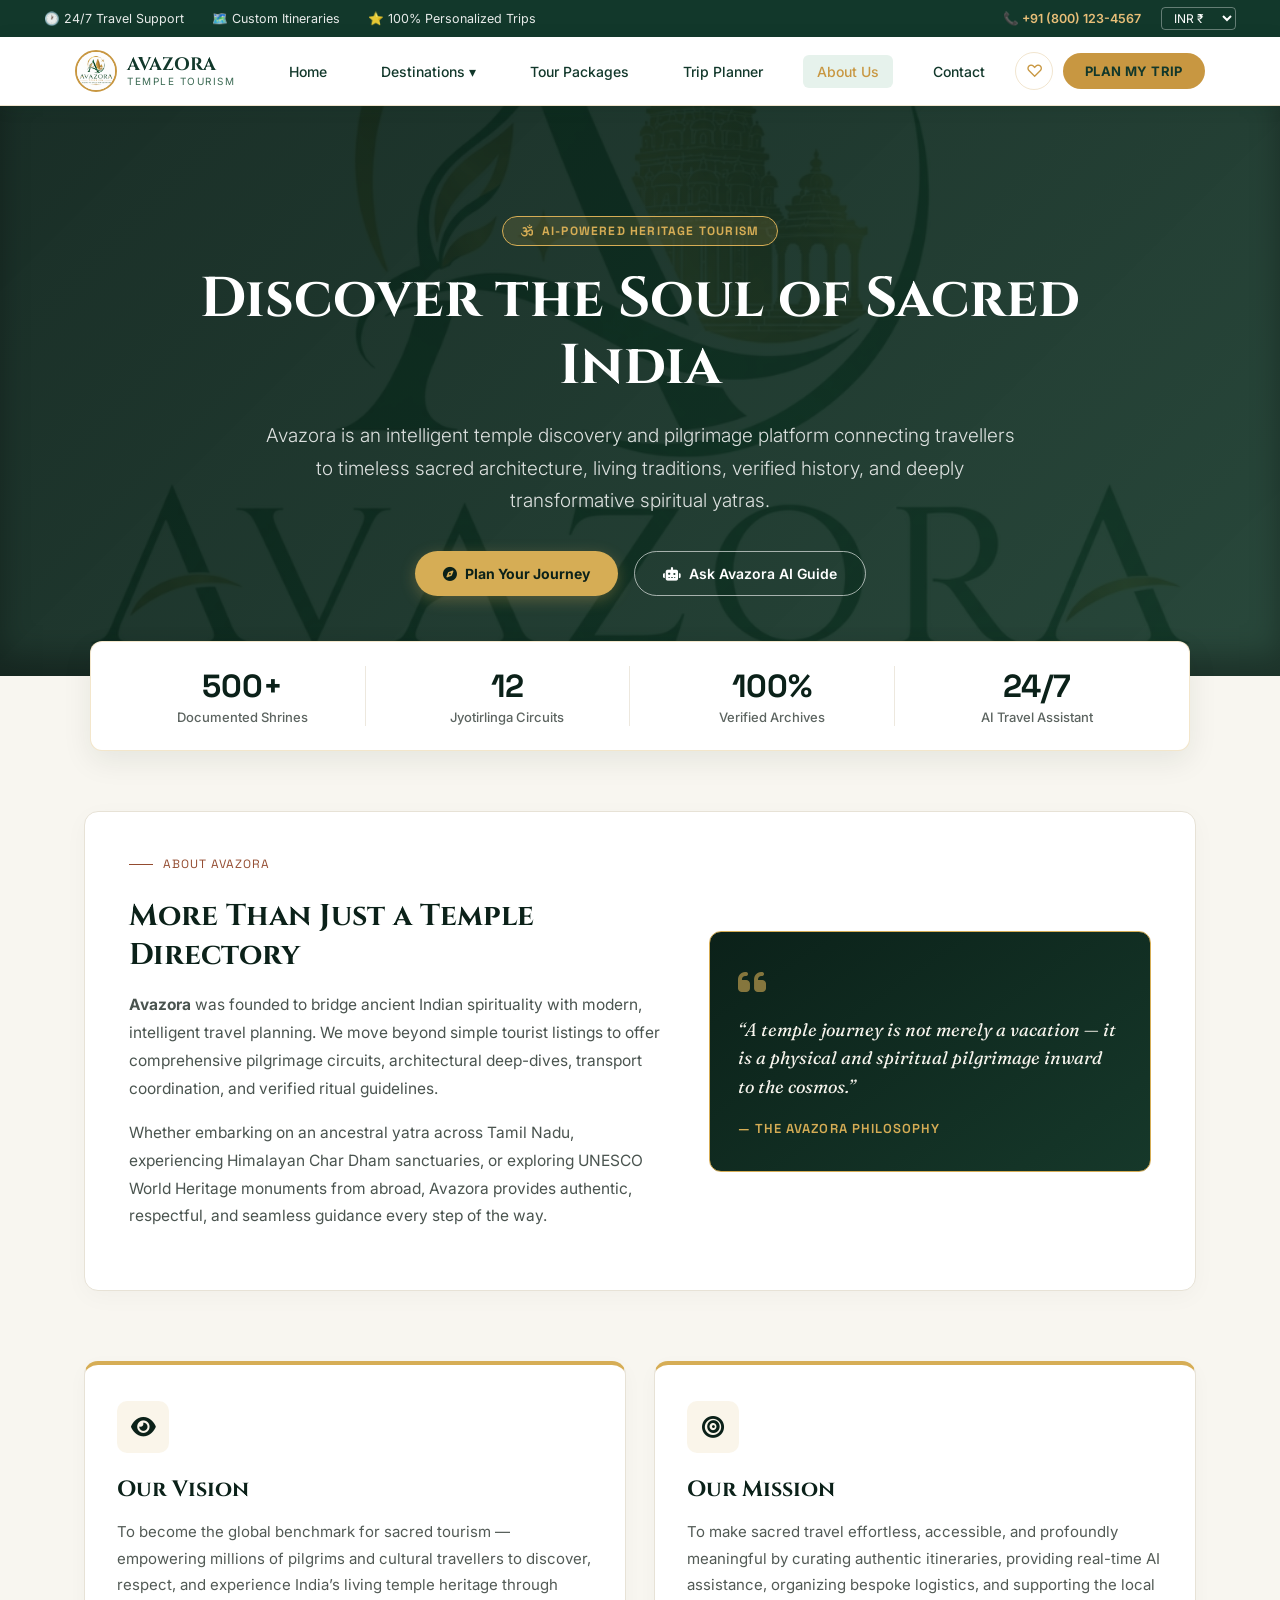
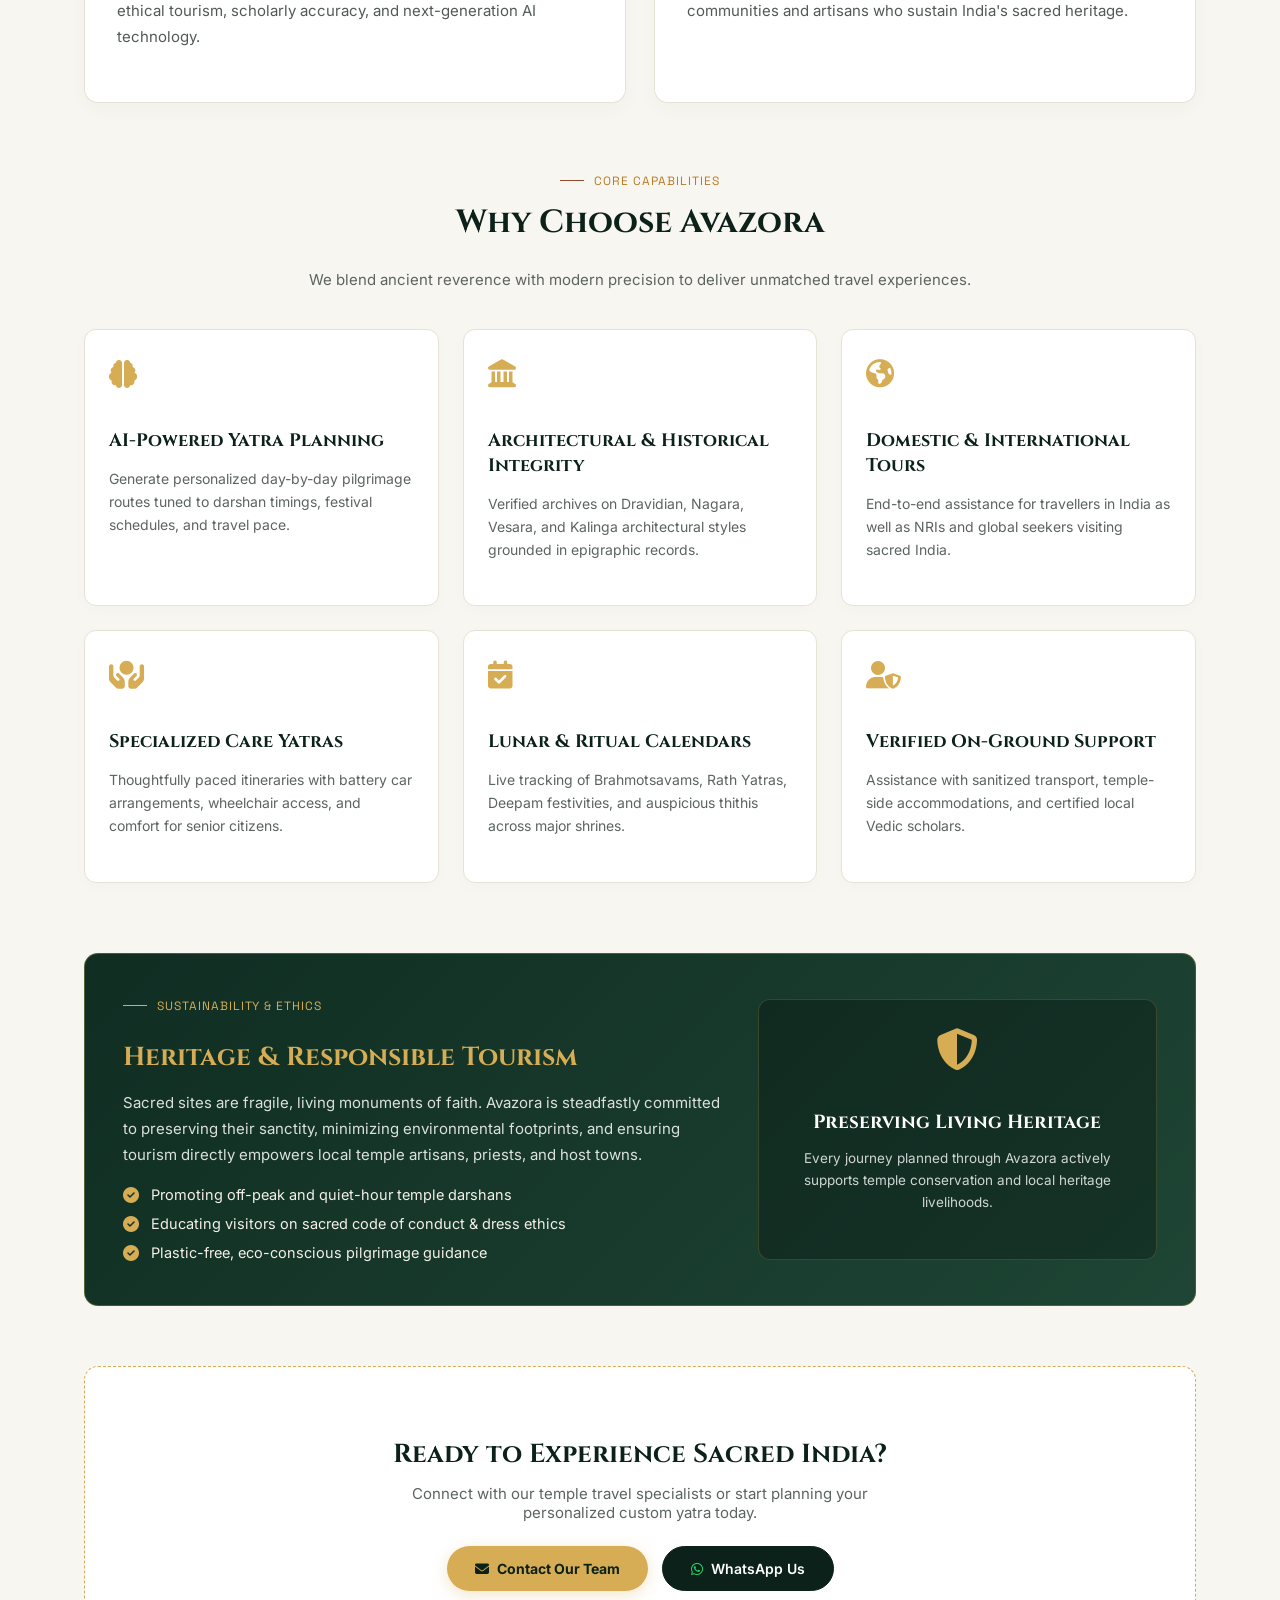
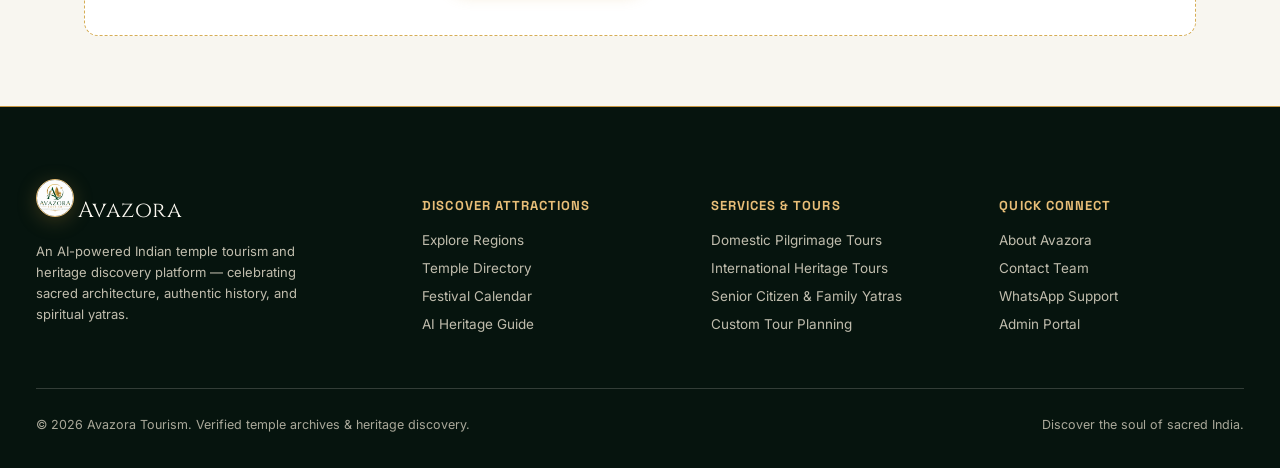
<file: about.html>
<!DOCTYPE html>
<html lang="en">
<head>
    <meta charset="UTF-8" />
    <meta name="viewport" content="width=device-width, initial-scale=1.0" />
    <title>About Avazora — AI-Powered Temple, Pilgrimage & Heritage Tourism</title>
    <meta name="description" content="Discover India's sacred places, history, architecture, festivals, and pilgrimage experiences with Avazora — an AI-powered temple and heritage tourism platform." />

    <!-- Fonts -->
    <link rel="preconnect" href="https://fonts.googleapis.com">
    <link rel="preconnect" href="https://fonts.gstatic.com" crossorigin>
    <link href="https://fonts.googleapis.com/css2?family=Cinzel:wght@500;600;700;800&family=Fraunces:ital,opsz,wght@0,9..144,400;0,9..144,600;1,9..144,500&family=Inter:wght@300;400;500;600;700&family=Space+Grotesk:wght@500;600;700&display=swap" rel="stylesheet">
    <link rel="stylesheet" href="https://cdnjs.cloudflare.com/ajax/libs/font-awesome/6.5.1/css/all.min.css" crossorigin="anonymous" referrerpolicy="no-referrer" />
    <link rel="stylesheet" href="css/style.css" />

    <style>
        :root {
            --gold-accent: #d6ad55;
            --green-deep: #0b2119;
            --green-mid: #16382a;
            --sand-bg: #f8f6f0;
            --card-bg: #ffffff;
            --text-dark: #1f2421;
            --text-muted: #5c6460;
        }

        body.avazora {
            background-color: var(--sand-bg);
            color: var(--text-dark);
        }

        /* ── HERO BANNER ── */
        .about-hero {
            background: linear-gradient(135deg, rgba(11,33,25,0.94) 0%, rgba(22,56,42,0.92) 100%), url('images/logo.jpg') center/cover no-repeat;
            padding: 110px 24px 80px;
            text-align: center;
            color: #fff;
            position: relative;
            box-shadow: inset 0 -20px 30px rgba(0,0,0,0.3);
        }
        .about-hero-badge {
            display: inline-flex;
            align-items: center;
            gap: 8px;
            background: rgba(214,173,85,0.15);
            border: 1px solid var(--gold-accent);
            padding: 6px 18px;
            border-radius: 30px;
            font-size: 12px;
            font-weight: 700;
            letter-spacing: 0.1em;
            text-transform: uppercase;
            color: var(--gold-accent);
            margin-bottom: 20px;
            font-family: 'Space Grotesk', sans-serif;
        }
        .about-hero h1 {
            font-family: 'Cinzel', serif;
            font-size: clamp(34px, 5vw, 56px);
            font-weight: 700;
            line-height: 1.2;
            max-width: 900px;
            margin: 0 auto 20px;
            color: #fff;
        }
        .about-hero p.hero-subtitle {
            font-size: clamp(16px, 2vw, 19px);
            line-height: 1.7;
            max-width: 760px;
            margin: 0 auto 34px;
            color: rgba(255,255,255,0.85);
            font-weight: 300;
        }
        .about-hero-actions {
            display: flex;
            justify-content: center;
            gap: 16px;
            flex-wrap: wrap;
        }
        .btn-about-gold {
            background: var(--gold-accent);
            color: var(--green-deep);
            padding: 13px 28px;
            border-radius: 30px;
            font-weight: 700;
            font-size: 14px;
            text-decoration: none;
            display: inline-flex;
            align-items: center;
            gap: 8px;
            transition: all 0.25s ease;
            box-shadow: 0 4px 15px rgba(214,173,85,0.3);
        }
        .btn-about-gold:hover {
            transform: translateY(-2px);
            filter: brightness(1.1);
        }
        .btn-about-outline {
            background: transparent;
            color: #fff;
            border: 1.5px solid rgba(255,255,255,0.6);
            padding: 13px 28px;
            border-radius: 30px;
            font-weight: 600;
            font-size: 14px;
            text-decoration: none;
            display: inline-flex;
            align-items: center;
            gap: 8px;
            transition: all 0.25s ease;
        }
        .btn-about-outline:hover {
            border-color: var(--gold-accent);
            color: var(--gold-accent);
        }

        /* ── STATS COUNTER STRIP ── */
        .about-stats-strip {
            max-width: 1100px;
            margin: -35px auto 60px;
            background: #fff;
            border-radius: 12px;
            padding: 24px 30px;
            display: grid;
            grid-template-columns: repeat(4, 1fr);
            gap: 20px;
            box-shadow: 0 10px 30px rgba(11,33,25,0.08);
            border: 1px solid rgba(214,173,85,0.3);
            position: relative;
            z-index: 10;
        }
        @media(max-width: 768px) {
            .about-stats-strip {
                grid-template-columns: repeat(2, 1fr);
                margin-top: 20px;
            }
        }
        .stat-box {
            text-align: center;
            border-right: 1px solid #ede8de;
        }
        .stat-box:last-child {
            border-right: none;
        }
        .stat-number {
            font-family: 'Space Grotesk', sans-serif;
            font-size: 32px;
            font-weight: 700;
            color: var(--green-deep);
            display: block;
        }
        .stat-caption {
            font-size: 13px;
            color: var(--text-muted);
            font-weight: 500;
            margin-top: 4px;
        }

        /* ── STORY & MISSION GRID ── */
        .content-container {
            max-width: 1160px;
            margin: 0 auto;
            padding: 0 24px 70px;
        }
        .about-intro-grid {
            display: grid;
            grid-template-columns: 1.1fr 0.9fr;
            gap: 40px;
            align-items: center;
            margin-bottom: 70px;
            background: #fff;
            padding: 44px;
            border-radius: 14px;
            border: 1px solid #e7e2d6;
            box-shadow: 0 6px 24px rgba(0,0,0,0.03);
        }
        @media(max-width: 860px) {
            .about-intro-grid {
                grid-template-columns: 1fr;
                padding: 28px;
            }
        }
        .intro-text h2 {
            font-family: 'Cinzel', serif;
            font-size: 30px;
            color: var(--green-deep);
            margin-bottom: 16px;
            line-height: 1.3;
        }
        .intro-text p {
            font-size: 15.5px;
            line-height: 1.8;
            color: #4a544f;
            margin-bottom: 16px;
        }
        .intro-quote-card {
            background: linear-gradient(145deg, var(--green-deep), var(--green-mid));
            border-radius: 12px;
            padding: 34px 28px;
            color: #fff;
            border: 1px solid var(--gold-accent);
            position: relative;
        }
        .intro-quote-card i.fa-quote-left {
            font-size: 32px;
            color: var(--gold-accent);
            opacity: 0.6;
            margin-bottom: 14px;
            display: block;
        }
        .intro-quote-card p {
            font-family: 'Fraunces', serif;
            font-size: 18px;
            font-style: italic;
            line-height: 1.6;
            color: #f7f4ed;
            margin-bottom: 18px;
        }
        .quote-author {
            font-family: 'Space Grotesk', sans-serif;
            font-size: 13px;
            color: var(--gold-accent);
            letter-spacing: 0.08em;
            text-transform: uppercase;
            font-weight: 600;
        }

        /* ── VISION & MISSION 2-COL CARDS ── */
        .vm-grid {
            display: grid;
            grid-template-columns: 1fr 1fr;
            gap: 28px;
            margin-bottom: 70px;
        }
        @media(max-width: 768px) {
            .vm-grid {
                grid-template-columns: 1fr;
            }
        }
        .vm-card {
            background: #fff;
            border-radius: 14px;
            padding: 36px 32px;
            border-top: 4px solid var(--gold-accent);
            border-left: 1px solid #e7e2d6;
            border-right: 1px solid #e7e2d6;
            border-bottom: 1px solid #e7e2d6;
            box-shadow: 0 6px 20px rgba(0,0,0,0.03);
            transition: transform 0.2s ease;
        }
        .vm-card:hover {
            transform: translateY(-4px);
        }
        .vm-icon-wrap {
            width: 52px;
            height: 52px;
            background: rgba(214,173,85,0.12);
            border-radius: 10px;
            display: flex;
            align-items: center;
            justify-content: center;
            font-size: 22px;
            color: var(--green-deep);
            margin-bottom: 20px;
        }
        .vm-card h3 {
            font-family: 'Cinzel', serif;
            font-size: 22px;
            color: var(--green-deep);
            margin-bottom: 14px;
        }
        .vm-card p {
            font-size: 15px;
            line-height: 1.75;
            color: #525a55;
        }

        /* ── 4 PILLARS (WHY AVAZORA) ── */
        .section-heading-center {
            text-align: center;
            max-width: 700px;
            margin: 0 auto 40px;
        }
        .section-heading-center .eyebrow {
            justify-content: center;
            color: #b87b28;
        }
        .section-heading-center h2 {
            font-family: 'Cinzel', serif;
            font-size: 32px;
            color: var(--green-deep);
            margin-top: 8px;
        }
        .pillars-grid {
            display: grid;
            grid-template-columns: repeat(3, 1fr);
            gap: 24px;
            margin-bottom: 70px;
        }
        @media(max-width: 960px) {
            .pillars-grid {
                grid-template-columns: repeat(2, 1fr);
            }
        }
        @media(max-width: 600px) {
            .pillars-grid {
                grid-template-columns: 1fr;
            }
        }
        .pillar-card {
            background: #fff;
            padding: 30px 24px;
            border-radius: 12px;
            border: 1px solid #e7e2d6;
            box-shadow: 0 4px 15px rgba(0,0,0,0.02);
            transition: all 0.25s ease;
        }
        .pillar-card:hover {
            border-color: var(--gold-accent);
            box-shadow: 0 10px 25px rgba(214,173,85,0.15);
            transform: translateY(-4px);
        }
        .pillar-card i {
            font-size: 28px;
            color: var(--gold-accent);
            margin-bottom: 16px;
            display: inline-block;
        }
        .pillar-card h4 {
            font-family: 'Cinzel', serif;
            font-size: 18px;
            color: var(--green-deep);
            margin-bottom: 10px;
        }
        .pillar-card p {
            font-size: 14px;
            line-height: 1.65;
            color: var(--text-muted);
        }

        /* ── RESPONSIBLE TOURISM BANNER ── */
        .heritage-responsible-card {
            background: linear-gradient(135deg, #102d22 0%, #1e4535 100%);
            border-radius: 14px;
            padding: 44px 38px;
            color: #fff;
            display: grid;
            grid-template-columns: 1.2fr 0.8fr;
            gap: 36px;
            align-items: center;
            border: 1px solid rgba(214,173,85,0.3);
            margin-bottom: 60px;
        }
        @media(max-width: 820px) {
            .heritage-responsible-card {
                grid-template-columns: 1fr;
                padding: 30px 24px;
            }
        }
        .heritage-responsible-card h3 {
            font-family: 'Cinzel', serif;
            font-size: 26px;
            color: var(--gold-accent);
            margin-bottom: 14px;
        }
        .heritage-responsible-card p {
            font-size: 15px;
            line-height: 1.75;
            color: rgba(255,255,255,0.85);
            margin-bottom: 18px;
        }
        .commit-points {
            display: flex;
            flex-direction: column;
            gap: 12px;
        }
        .commit-item {
            display: flex;
            align-items: center;
            gap: 12px;
            font-size: 14.5px;
            color: #f5f0e8;
        }
        .commit-item i {
            color: var(--gold-accent);
            font-size: 16px;
        }

        /* ── CONTACT CTA BOX ── */
        .about-contact-cta {
            text-align: center;
            background: #fff;
            border: 1.5px dashed var(--gold-accent);
            border-radius: 14px;
            padding: 44px 24px;
        }
        .about-contact-cta h3 {
            font-family: 'Cinzel', serif;
            font-size: 26px;
            color: var(--green-deep);
            margin-bottom: 12px;
        }
        .about-contact-cta p {
            font-size: 15px;
            color: var(--text-muted);
            max-width: 550px;
            margin: 0 auto 24px;
        }
        /* ── V2 HEADER STYLES (Matching Home) ── */
        .top-bar {
            background: #12382B;
            color: rgba(255,255,255,0.9);
            font-size: 12.5px;
            padding: 7px 0;
            font-family: 'Inter', sans-serif;
        }
        .top-bar-inner {
            max-width: 1240px; margin: 0 auto; padding: 0 24px;
            display: flex; justify-content: space-between; align-items: center; flex-wrap: wrap; gap: 8px;
        }
        .top-bar-left { display: flex; gap: 28px; }
        .top-bar-left span { display: flex; align-items: center; gap: 6px; }
        .top-bar-right { display: flex; gap: 20px; align-items: center; }
        .top-bar-right a { color: #E8BE78; font-size: 12.5px; font-weight: 600; text-decoration: none; }
        .top-bar-right select {
            background: transparent; color: #fff;
            border: 1px solid rgba(255,255,255,0.35);
            border-radius: 4px; padding: 2px 8px; font-size: 12px; cursor: pointer;
        }

        .navbar {
            position: sticky; top: 0; z-index: 1000;
            background: #FFFFFF !important;
            box-shadow: 0 2px 16px rgba(18,56,43,0.12);
            border-bottom: 1px solid rgba(200,151,65,0.25);
            padding: 0 !important;
        }
        .nav-inner {
            max-width: 1240px; margin: 0 auto; padding: 0 24px;
            display: flex; align-items: center; gap: 16px; height: 68px;
        }
        .nav-logo {
            display: flex; align-items: center; gap: 10px; flex-shrink: 0;
            text-decoration: none;
        }
        .nav-logo img {
            width: 42px; height: 42px; border-radius: 50%; object-fit: cover;
            border: 2px solid #C89741;
        }
        .nav-logo-text .brand { display: block; font-family: 'Cinzel', serif; font-size: 18px; font-weight: 700; color: #12382B; line-height: 1.1; }
        .nav-logo-text .sub   { display: block; font-size: 10px; color: #3D6B55; letter-spacing: 1.5px; text-transform: uppercase; font-family: 'Inter', sans-serif; }

        .nav-links {
            display: flex; align-items: center; gap: 2px;
            flex: 1; justify-content: center;
        }
        .nav-links a {
            color: #12382B !important; font-size: 14px; font-weight: 500;
            padding: 8px 14px; border-radius: 6px; transition: 0.2s; white-space: nowrap;
            text-decoration: none; font-family: 'Inter', sans-serif;
        }
        .nav-links a:hover, .nav-links a.active { color: #C89741 !important; background: #E6F2EC; }

        .nav-dropdown { position: relative; }
        .nav-dropdown-menu {
            display: none; position: absolute; top: calc(100% + 6px); left: 0;
            background: #FFFFFF; border: 1px solid rgba(200,151,65,0.25);
            border-radius: 12px; box-shadow: 0 4px 24px rgba(18,56,43,0.12);
            min-width: 190px; padding: 8px; z-index: 999;
        }
        .nav-dropdown:hover .nav-dropdown-menu { display: block; }
        .nav-dropdown-menu a {
            display: block; padding: 10px 16px; color: #12382B !important;
            font-size: 14px; border-radius: 6px; transition: 0.2s;
        }
        .nav-dropdown-menu a:hover { background: #E6F2EC; color: #C89741 !important; }

        .nav-right { display: flex; align-items: center; gap: 10px; }
        .nav-fav-btn {
            background: none; border: 1.5px solid rgba(200,151,65,0.25);
            border-radius: 50%; width: 38px; height: 38px;
            font-size: 17px; cursor: pointer; color: #C89741; transition: 0.2s;
            display: flex; align-items: center; justify-content: center;
        }
        .nav-fav-btn:hover { border-color: #C89741; background: #FBF0D9; }

        .nav-plan-btn {
            background: #C89741; color: #12382B;
            border: none; padding: 10px 22px; border-radius: 30px;
            font-size: 13px; font-weight: 700; cursor: pointer;
            letter-spacing: 0.4px; transition: 0.2s; white-space: nowrap;
            text-decoration: none; display: inline-flex; align-items: center; justify-content: center;
            font-family: 'Inter', sans-serif;
        }
        .nav-plan-btn:hover { background: #E8BE78; transform: translateY(-1px); }

        .nav-mobile-toggle {
            display: none; background: #E6F2EC;
            border: 1.5px solid rgba(200,151,65,0.25); border-radius: 7px;
            padding: 6px 11px; font-size: 20px; cursor: pointer; color: #12382B;
        }
        .nav-mobile-menu {
            display: none; flex-direction: column;
            background: #FFFFFF; border-top: 2px solid #C89741;
            padding: 10px 24px 20px;
        }
        .nav-mobile-menu.open { display: flex; }
        .nav-mobile-menu a {
            color: #12382B; padding: 13px 0;
            border-bottom: 1px solid rgba(200,151,65,0.25); font-size: 15px;
            text-decoration: none;
        }
        .nav-mobile-menu a:last-child { border-bottom: none; color: #C89741; font-weight: 700; }

        @media (max-width: 820px) {
            .nav-links { display: none !important; }
            .nav-mobile-toggle { display: block !important; }
            .top-bar-left { display: none !important; }
        }
    </style>
</head>
<body class="avazora">

    <!-- ═══════════════════════════════════════════
         TOP UTILITY BAR
    ═══════════════════════════════════════════ -->
    <div class="top-bar">
        <div class="top-bar-inner">
            <div class="top-bar-left">
                <span>🕐 24/7 Travel Support</span>
                <span>🗺️ Custom Itineraries</span>
                <span>⭐ 100% Personalized Trips</span>
            </div>
            <div class="top-bar-right">
                <a href="tel:+918001234567">📞 +91 (800) 123-4567</a>
                <select aria-label="Currency">
                    <option>INR ₹</option>
                    <option>USD $</option>
                </select>
            </div>
        </div>
    </div>

    <!-- ═══════════════════════════════════════════
         NAVBAR
    ═══════════════════════════════════════════ -->
    <nav class="navbar" id="nav">
        <div class="nav-inner">
            <a href="index.html" class="nav-logo">
                <img src="images/logo.jpg" alt="Avazora Logo">
                <div class="nav-logo-text">
                    <span class="brand">AVAZORA</span>
                    <span class="sub">Temple Tourism</span>
                </div>
            </a>

            <div class="nav-links">
                <a href="index.html">Home</a>
                <div class="nav-dropdown">
                    <a href="destinations.html">Destinations ▾</a>
                    <div class="nav-dropdown-menu">
                        <a href="destinations.html?state=Tamil Nadu">Tamil Nadu</a>
                        <a href="destinations.html?state=Kerala">Kerala</a>
                        <a href="destinations.html?state=Odisha">Odisha</a>
                        <a href="destinations.html?state=Uttarakhand">Uttarakhand</a>
                        <a href="destinations.html?state=Madhya Pradesh">Madhya Pradesh</a>
                        <a href="destinations.html?state=Karnataka">Karnataka</a>
                    </div>
                </div>
                <a href="packages.html">Tour Packages</a>
                <a href="planner.html">Trip Planner</a>
                <a href="about.html" class="active">About Us</a>
                <a href="contact.html">Contact</a>
            </div>

            <div class="nav-right">
                <button class="nav-fav-btn" title="Saved temples">♡</button>
                <a href="planner.html" class="nav-plan-btn">PLAN MY TRIP</a>
                <button class="nav-mobile-toggle" id="mobileToggle">☰</button>
            </div>
        </div>
        <div class="nav-mobile-menu" id="mobileMenu">
            <a href="index.html">Home</a>
            <a href="destinations.html">Destinations</a>
            <a href="packages.html">Tour Packages</a>
            <a href="planner.html">Trip Planner</a>
            <a href="about.html" class="active">About Us</a>
            <a href="contact.html">Contact</a>
        </div>
    </nav>

    <!-- HERO SECTION -->
    <header class="about-hero">
        <div class="about-hero-badge">
            <i class="fas fa-om"></i> AI-Powered Heritage Tourism
        </div>
        <h1>Discover the Soul of Sacred India</h1>
        <p class="hero-subtitle">
            Avazora is an intelligent temple discovery and pilgrimage platform connecting travellers to timeless sacred architecture, living traditions, verified history, and deeply transformative spiritual yatras.
        </p>
        <div class="about-hero-actions">
            <a href="contact.html" class="btn-about-gold"><i class="fas fa-compass"></i> Plan Your Journey</a>
            <a href="index.html#ai" class="btn-about-outline"><i class="fas fa-robot"></i> Ask Avazora AI Guide</a>
        </div>
    </header>

    <!-- STATS STRIP -->
    <div class="about-stats-strip">
        <div class="stat-box">
            <span class="stat-number">500+</span>
            <span class="stat-caption">Documented Shrines</span>
        </div>
        <div class="stat-box">
            <span class="stat-number">12</span>
            <span class="stat-caption">Jyotirlinga Circuits</span>
        </div>
        <div class="stat-box">
            <span class="stat-number">100%</span>
            <span class="stat-caption">Verified Archives</span>
        </div>
        <div class="stat-box">
            <span class="stat-number">24/7</span>
            <span class="stat-caption">AI Travel Assistant</span>
        </div>
    </div>

    <!-- MAIN BODY CONTENT -->
    <main class="content-container">

        <!-- INTRO & BRAND POSITIONING -->
        <section class="about-intro-grid" id="about-avazora">
            <div class="intro-text">
                <div class="eyebrow"><span class="dash"></span>ABOUT AVAZORA</div>
                <h2>More Than Just a Temple Directory</h2>
                <p>
                    <strong>Avazora</strong> was founded to bridge ancient Indian spirituality with modern, intelligent travel planning. We move beyond simple tourist listings to offer comprehensive pilgrimage circuits, architectural deep-dives, transport coordination, and verified ritual guidelines.
                </p>
                <p>
                    Whether embarking on an ancestral yatra across Tamil Nadu, experiencing Himalayan Char Dham sanctuaries, or exploring UNESCO World Heritage monuments from abroad, Avazora provides authentic, respectful, and seamless guidance every step of the way.
                </p>
            </div>
            <div class="intro-quote-card">
                <i class="fas fa-quote-left"></i>
                <p>“A temple journey is not merely a vacation — it is a physical and spiritual pilgrimage inward to the cosmos.”</p>
                <div class="quote-author">— The Avazora Philosophy</div>
            </div>
        </section>

        <!-- VISION & MISSION -->
        <section class="vm-grid">
            <div class="vm-card" id="vision">
                <div class="vm-icon-wrap"><i class="fas fa-eye"></i></div>
                <h3>Our Vision</h3>
                <p>
                    To become the global benchmark for sacred tourism — empowering millions of pilgrims and cultural travellers to discover, respect, and experience India’s living temple heritage through ethical tourism, scholarly accuracy, and next-generation AI technology.
                </p>
            </div>

            <div class="vm-card" id="mission">
                <div class="vm-icon-wrap"><i class="fas fa-bullseye"></i></div>
                <h3>Our Mission</h3>
                <p>
                    To make sacred travel effortless, accessible, and profoundly meaningful by curating authentic itineraries, providing real-time AI assistance, organizing bespoke logistics, and supporting the local communities and artisans who sustain India's sacred heritage.
                </p>
            </div>
        </section>

        <!-- WHY AVAZORA (6 PILLARS) -->
        <section id="why" style="margin-bottom: 60px;">
            <div class="section-heading-center">
                <div class="eyebrow"><span class="dash"></span>CORE CAPABILITIES</div>
                <h2>Why Choose Avazora</h2>
                <p style="color: var(--text-muted); font-size: 15px; margin-top: 8px;">We blend ancient reverence with modern precision to deliver unmatched travel experiences.</p>
            </div>

            <div class="pillars-grid">
                <div class="pillar-card">
                    <i class="fas fa-brain"></i>
                    <h4>AI-Powered Yatra Planning</h4>
                    <p>Generate personalized day-by-day pilgrimage routes tuned to darshan timings, festival schedules, and travel pace.</p>
                </div>
                <div class="pillar-card">
                    <i class="fas fa-landmark"></i>
                    <h4>Architectural & Historical Integrity</h4>
                    <p>Verified archives on Dravidian, Nagara, Vesara, and Kalinga architectural styles grounded in epigraphic records.</p>
                </div>
                <div class="pillar-card">
                    <i class="fas fa-globe-americas"></i>
                    <h4>Domestic & International Tours</h4>
                    <p>End-to-end assistance for travellers in India as well as NRIs and global seekers visiting sacred India.</p>
                </div>
                <div class="pillar-card">
                    <i class="fas fa-hands-holding-circle"></i>
                    <h4>Specialized Care Yatras</h4>
                    <p>Thoughtfully paced itineraries with battery car arrangements, wheelchair access, and comfort for senior citizens.</p>
                </div>
                <div class="pillar-card">
                    <i class="fas fa-calendar-check"></i>
                    <h4>Lunar & Ritual Calendars</h4>
                    <p>Live tracking of Brahmotsavams, Rath Yatras, Deepam festivities, and auspicious thithis across major shrines.</p>
                </div>
                <div class="pillar-card">
                    <i class="fas fa-user-shield"></i>
                    <h4>Verified On-Ground Support</h4>
                    <p>Assistance with sanitized transport, temple-side accommodations, and certified local Vedic scholars.</p>
                </div>
            </div>
        </section>

        <!-- HERITAGE & RESPONSIBLE TOURISM -->
        <section class="heritage-responsible-card" id="heritage">
            <div>
                <div class="eyebrow" style="color: var(--gold-accent); margin-bottom: 8px;"><span class="dash" style="background: var(--gold-accent);"></span>SUSTAINABILITY & ETHICS</div>
                <h3>Heritage & Responsible Tourism</h3>
                <p>
                    Sacred sites are fragile, living monuments of faith. Avazora is steadfastly committed to preserving their sanctity, minimizing environmental footprints, and ensuring tourism directly empowers local temple artisans, priests, and host towns.
                </p>
                <div class="commit-points">
                    <div class="commit-item"><i class="fas fa-check-circle"></i> Promoting off-peak and quiet-hour temple darshans</div>
                    <div class="commit-item"><i class="fas fa-check-circle"></i> Educating visitors on sacred code of conduct & dress ethics</div>
                    <div class="commit-item"><i class="fas fa-check-circle"></i> Plastic-free, eco-conscious pilgrimage guidance</div>
                </div>
            </div>
            <div style="text-align: center; background: rgba(0,0,0,0.25); border-radius: 12px; padding: 28px; border: 1px solid rgba(214,173,85,0.2);">
                <i class="fas fa-shield-halved" style="font-size: 42px; color: var(--gold-accent); margin-bottom: 14px;"></i>
                <h4 style="font-family: 'Cinzel', serif; font-size: 19px; color: #fff; margin-bottom: 8px;">Preserving Living Heritage</h4>
                <p style="font-size: 13.5px; color: rgba(255,255,255,0.8); line-height: 1.6;">Every journey planned through Avazora actively supports temple conservation and local heritage livelihoods.</p>
            </div>
        </section>

        <!-- CONTACT / LEAD CTA -->
        <section class="about-contact-cta" id="contact-team">
            <h3>Ready to Experience Sacred India?</h3>
            <p>Connect with our temple travel specialists or start planning your personalized custom yatra today.</p>
            <div style="display:flex; justify-content:center; gap: 14px; flex-wrap: wrap;">
                <a href="contact.html" class="btn-about-gold"><i class="fas fa-envelope"></i> Contact Our Team</a>
                <a href="https://wa.me/919876543210" target="_blank" class="btn-about-outline" style="background: var(--green-deep); color: #fff; border-color: var(--green-deep);"><i class="fab fa-whatsapp" style="color:#25d366;"></i> WhatsApp Us</a>
            </div>
        </section>

    </main>

    <!-- FOOTER -->
    <footer class="footer">
        <div class="footer-grid">
            <div>
                <div class="nav-brand" style="margin-bottom:16px">
                    <img src="images/logo.jpg" alt="Avazora Tourism Logo" class="nav-logo-img footer-logo-img" />
                    <span style="color:var(--ivory); font-size:22px" class="f-cinzel">Avazora</span>
                </div>
                <p style="font-size:13px; max-width:280px; line-height:1.6; opacity:0.8">
                    An AI-powered Indian temple tourism and heritage discovery platform — celebrating sacred architecture, authentic history, and spiritual yatras.
                </p>
            </div>

            <div>
                <h4 class="f-utility">Discover Attractions</h4>
                <a href="index.html#regions">Explore Regions</a>
                <a href="index.html#temples">Temple Directory</a>
                <a href="index.html#festivals">Festival Calendar</a>
                <a href="index.html#ai">AI Heritage Guide</a>
            </div>

            <div>
                <h4 class="f-utility">Services & Tours</h4>
                <a href="contact.html">Domestic Pilgrimage Tours</a>
                <a href="contact.html">International Heritage Tours</a>
                <a href="contact.html">Senior Citizen & Family Yatras</a>
                <a href="contact.html">Custom Tour Planning</a>
            </div>

            <div>
                <h4 class="f-utility">Quick Connect</h4>
                <a href="about.html">About Avazora</a>
                <a href="contact.html">Contact Team</a>
                <a href="https://wa.me/919876543210" target="_blank">WhatsApp Support</a>
                <a href="admin.html" target="_blank">Admin Portal</a>
            </div>
        </div>

        <div class="footer-bottom">
            <span>© 2026 Avazora Tourism. Verified temple archives &amp; heritage discovery.</span>
            <span>Discover the soul of sacred India.</span>
        </div>
    </footer>

    <script src="js/main.js"></script>
    <script>
        const mobileToggle = document.getElementById('mobileToggle');
        const mobileMenu = document.getElementById('mobileMenu');
        if (mobileToggle && mobileMenu) {
            mobileToggle.addEventListener('click', () => {
                mobileMenu.classList.toggle('open');
            });
        }
    </script>
</body>
</html>
</file>
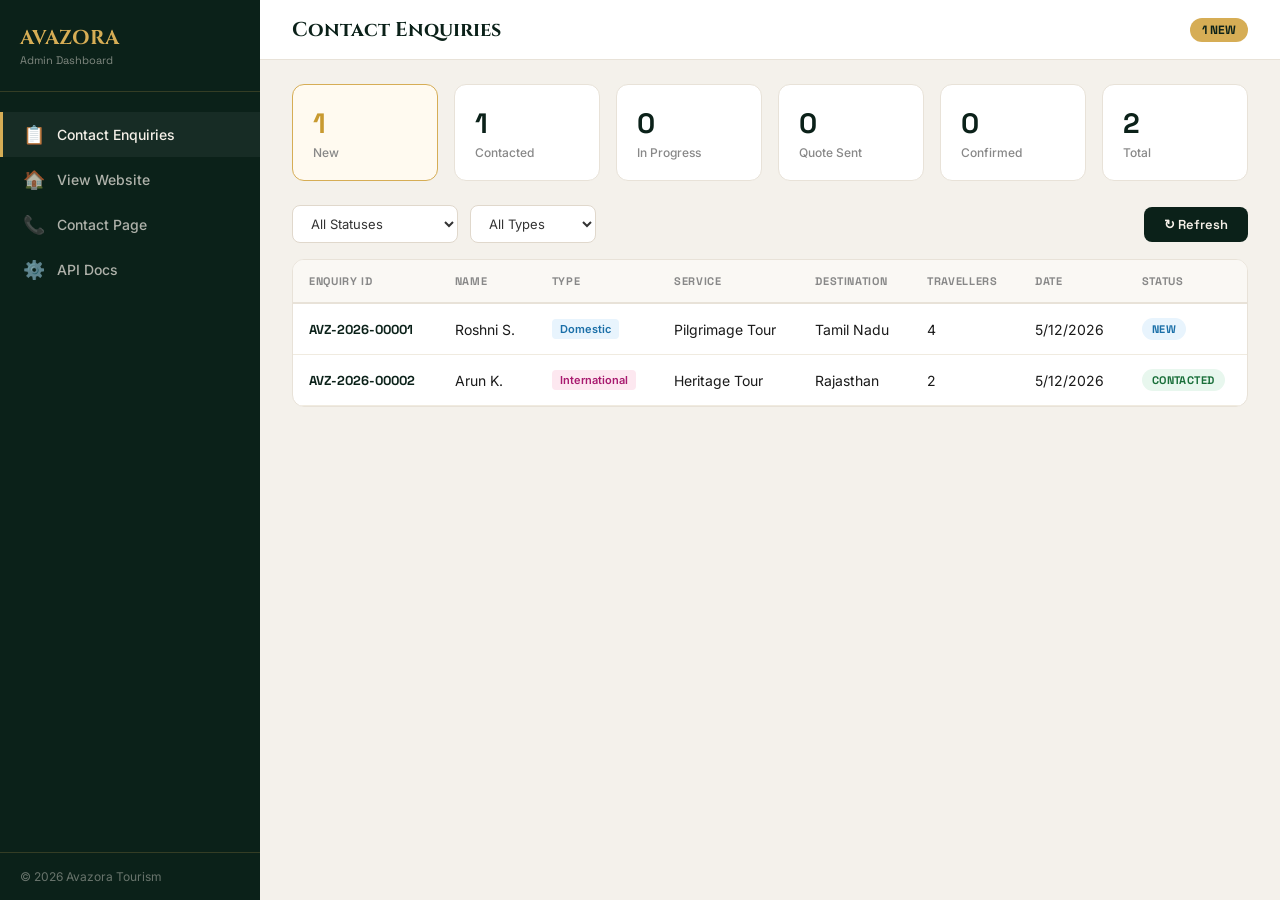
<file: admin.html>
<!DOCTYPE html>
<html lang="en">
<head>
    <meta charset="UTF-8" />
    <meta name="viewport" content="width=device-width, initial-scale=1.0" />
    <title>Avazora Admin — Enquiry Dashboard</title>
    <link rel="preconnect" href="https://fonts.googleapis.com">
    <link rel="preconnect" href="https://fonts.gstatic.com" crossorigin>
    <link href="https://fonts.googleapis.com/css2?family=Cinzel:wght@500;600;700&family=Inter:wght@300;400;500;600;700&family=Space+Grotesk:wght@500;600;700&display=swap" rel="stylesheet">
    <style>
        *, *::before, *::after { box-sizing: border-box; margin: 0; padding: 0; }
        :root {
            --green: #0b2119;
            --green-mid: #1a3d2b;
            --gold: #d6ad55;
            --gold-dim: #c89a30;
            --ivory: #f5f0e8;
            --sidebar-w: 260px;
        }
        body { font-family: 'Inter', sans-serif; background: #f4f1eb; color: #1a1a1a; display: flex; min-height: 100vh; }

        /* ── Sidebar ── */
        .sidebar {
            width: var(--sidebar-w); background: var(--green);
            display: flex; flex-direction: column;
            position: fixed; left: 0; top: 0; bottom: 0; z-index: 100;
        }
        .sidebar-logo {
            padding: 24px 20px;
            border-bottom: 1px solid rgba(214,173,85,0.2);
            display: flex; align-items: center; gap: 12px;
        }
        .sidebar-logo .logo-text { font-family: 'Cinzel', serif; font-size: 20px; color: var(--gold); font-weight: 700; }
        .sidebar-logo .logo-sub { font-size: 11px; color: rgba(245,240,232,0.5); margin-top: 2px; font-family: 'Space Grotesk', sans-serif; }
        .sidebar-nav { padding: 20px 0; flex: 1; }
        .sidebar-item {
            display: flex; align-items: center; gap: 12px;
            padding: 12px 20px; cursor: pointer;
            color: rgba(245,240,232,0.7); font-size: 14px; font-weight: 500;
            transition: all .2s; border-left: 3px solid transparent;
        }
        .sidebar-item:hover, .sidebar-item.active {
            color: var(--ivory); background: rgba(255,255,255,0.05);
            border-left-color: var(--gold);
        }
        .sidebar-item .si-icon { font-size: 18px; }
        .sidebar-footer {
            padding: 16px 20px; border-top: 1px solid rgba(214,173,85,0.2);
            font-size: 12px; color: rgba(245,240,232,0.4);
        }

        /* ── Main ── */
        .main { margin-left: var(--sidebar-w); flex: 1; display: flex; flex-direction: column; }
        .topbar {
            background: white; padding: 16px 32px;
            display: flex; align-items: center; justify-content: space-between;
            border-bottom: 1px solid #e8e2d8;
            position: sticky; top: 0; z-index: 50;
        }
        .topbar h1 { font-family: 'Cinzel', serif; font-size: 20px; color: var(--green); }
        .topbar-right { display: flex; gap: 12px; align-items: center; }
        .topbar-badge { background: var(--gold); color: var(--green); font-size: 12px; font-weight: 700; padding: 4px 12px; border-radius: 20px; font-family: 'Space Grotesk', sans-serif; }

        /* ── Stats Bar ── */
        .stats-bar { display: grid; grid-template-columns: repeat(6, 1fr); gap: 16px; padding: 24px 32px; }
        @media (max-width: 1200px) { .stats-bar { grid-template-columns: repeat(3, 1fr); } }
        .stat-card {
            background: white; border-radius: 12px; padding: 20px;
            border: 1px solid #e8e2d8;
            display: flex; flex-direction: column; gap: 4px;
        }
        .stat-card .sc-num { font-family: 'Space Grotesk', sans-serif; font-size: 28px; font-weight: 700; color: var(--green); }
        .stat-card .sc-label { font-size: 12px; color: #888; font-weight: 500; }
        .stat-card.highlight { border-color: var(--gold); background: #fffaf0; }
        .stat-card.highlight .sc-num { color: var(--gold-dim); }

        /* ── Filters ── */
        .filters-row { padding: 0 32px 16px; display: flex; gap: 12px; align-items: center; flex-wrap: wrap; }
        .filter-select {
            padding: 9px 14px; border: 1.5px solid #e0d8cc; border-radius: 8px;
            font-size: 13px; font-family: 'Inter', sans-serif;
            background: white; color: #333; cursor: pointer; outline: none;
        }
        .filter-select:focus { border-color: var(--gold); }
        .refresh-btn {
            margin-left: auto;
            background: var(--green); color: var(--ivory);
            border: none; padding: 9px 20px; border-radius: 8px;
            font-size: 13px; font-weight: 600; cursor: pointer; transition: background .2s;
            font-family: 'Space Grotesk', sans-serif;
        }
        .refresh-btn:hover { background: var(--green-mid); }

        /* ── Table ── */
        .table-section { padding: 0 32px 32px; }
        .table-wrap { background: white; border-radius: 12px; border: 1px solid #e8e2d8; overflow: hidden; }
        table { width: 100%; border-collapse: collapse; }
        thead tr { background: #faf8f4; border-bottom: 2px solid #e8e2d8; }
        th { padding: 14px 16px; text-align: left; font-family: 'Space Grotesk', sans-serif; font-size: 11px; font-weight: 700; letter-spacing: .06em; text-transform: uppercase; color: #888; white-space: nowrap; }
        td { padding: 14px 16px; font-size: 14px; border-bottom: 1px solid #f0ebe0; vertical-align: middle; }
        tbody tr { cursor: pointer; transition: background .15s; }
        tbody tr:hover { background: #faf8f4; }
        tbody tr.selected { background: #fffaf0; }
        .enq-num { font-family: 'Space Grotesk', sans-serif; font-size: 13px; font-weight: 700; color: var(--green); }
        .status-badge {
            display: inline-block; padding: 4px 10px; border-radius: 20px;
            font-size: 11px; font-weight: 700; font-family: 'Space Grotesk', sans-serif;
            letter-spacing: .04em;
        }
        .status-NEW { background: #e8f4fd; color: #1a6fa8; }
        .status-CONTACTED { background: #e8f7ee; color: #1a6f3a; }
        .status-IN_PROGRESS { background: #fff4e0; color: #b07020; }
        .status-QUOTATION_SENT { background: #f0e8ff; color: #6030a8; }
        .status-CONFIRMED { background: #e0f7e0; color: #157015; }
        .status-CLOSED { background: #f0f0f0; color: #666; }
        .type-badge {
            display: inline-block; padding: 3px 8px; border-radius: 4px;
            font-size: 11px; font-weight: 600;
        }
        .type-Domestic { background: #e8f4fd; color: #1a6fa8; }
        .type-International { background: #fde8f0; color: #a81a6f; }
        .empty-state { text-align: center; padding: 60px 20px; color: #aaa; }

        /* ── Detail Panel ── */
        .detail-panel {
            position: fixed; right: 0; top: 0; bottom: 0; width: 420px;
            background: white; border-left: 1px solid #e8e2d8;
            transform: translateX(100%); transition: transform .3s ease;
            z-index: 200; overflow-y: auto;
            display: flex; flex-direction: column;
        }
        .detail-panel.open { transform: translateX(0); }
        .dp-header {
            padding: 24px; border-bottom: 1px solid #e8e2d8;
            display: flex; align-items: center; justify-content: space-between;
            position: sticky; top: 0; background: white; z-index: 10;
        }
        .dp-close { background: none; border: none; font-size: 22px; cursor: pointer; color: #888; }
        .dp-enq-num { font-family: 'Cinzel', serif; font-size: 16px; color: var(--green); }
        .dp-body { padding: 24px; flex: 1; }
        .dp-section { margin-bottom: 28px; }
        .dp-section h4 {
            font-family: 'Space Grotesk', sans-serif; font-size: 11px;
            font-weight: 700; letter-spacing: .08em; text-transform: uppercase;
            color: #c07a2a; margin-bottom: 14px;
            padding-bottom: 8px; border-bottom: 1px solid #f0ebe0;
        }
        .dp-row { display: flex; gap: 12px; margin-bottom: 10px; }
        .dp-row .dr-label { font-size: 12px; color: #888; min-width: 130px; font-weight: 500; }
        .dp-row .dr-value { font-size: 14px; color: var(--green); font-weight: 500; }
        .dp-actions { padding: 20px 24px; border-top: 1px solid #e8e2d8; display: flex; flex-direction: column; gap: 12px; }
        .dp-action-row { display: flex; gap: 8px; }
        .dp-btn {
            flex: 1; padding: 10px; border-radius: 8px;
            border: none; cursor: pointer; font-size: 13px; font-weight: 600;
            font-family: 'Space Grotesk', sans-serif; transition: all .2s;
            display: flex; align-items: center; justify-content: center; gap: 6px;
        }
        .dp-btn-wa { background: #25d366; color: white; }
        .dp-btn-wa:hover { filter: brightness(1.1); }
        .dp-btn-call { background: var(--green); color: var(--ivory); }
        .dp-btn-call:hover { background: var(--green-mid); }
        .dp-btn-email { background: #f4f1eb; color: var(--green); border: 1px solid #e0d8cc; }
        .dp-btn-email:hover { background: #e8e2d8; }
        .status-select-wrap { display: flex; gap: 8px; align-items: center; }
        .status-select-wrap select {
            flex: 1; padding: 10px 12px; border: 1.5px solid #e0d8cc; border-radius: 8px;
            font-size: 13px; font-family: 'Inter', sans-serif; outline: none;
        }
        .status-select-wrap select:focus { border-color: var(--gold); }
        .status-update-btn {
            background: var(--gold); color: var(--green); border: none;
            padding: 10px 16px; border-radius: 8px; font-size: 13px; font-weight: 700;
            cursor: pointer; transition: all .2s; font-family: 'Space Grotesk', sans-serif;
        }
        .status-update-btn:hover { filter: brightness(1.1); }
        .dp-notes { width: 100%; padding: 10px 12px; border: 1.5px solid #e0d8cc; border-radius: 8px; font-size: 13px; font-family: 'Inter', sans-serif; resize: vertical; min-height: 80px; outline: none; }
        .dp-notes:focus { border-color: var(--gold); }
    </style>
</head>
<body>

    <!-- SIDEBAR -->
    <aside class="sidebar">
        <div class="sidebar-logo">
            <div>
                <div class="logo-text">AVAZORA</div>
                <div class="logo-sub">Admin Dashboard</div>
            </div>
        </div>
        <nav class="sidebar-nav">
            <div class="sidebar-item active"><span class="si-icon">📋</span> Contact Enquiries</div>
            <div class="sidebar-item" onclick="window.open('index.html','_blank')"><span class="si-icon">🏠</span> View Website</div>
            <div class="sidebar-item" onclick="window.open('contact.html','_blank')"><span class="si-icon">📞</span> Contact Page</div>
            <div class="sidebar-item" onclick="window.open('http://localhost:8080/docs','_blank')"><span class="si-icon">⚙️</span> API Docs</div>
        </nav>
        <div class="sidebar-footer">© 2026 Avazora Tourism</div>
    </aside>

    <!-- MAIN -->
    <div class="main">
        <div class="topbar">
            <h1>Contact Enquiries</h1>
            <div class="topbar-right">
                <span class="topbar-badge" id="newBadge">0 NEW</span>
            </div>
        </div>

        <!-- STATS -->
        <div class="stats-bar" id="statsBar">
            <div class="stat-card highlight"><div class="sc-num" id="statNew">–</div><div class="sc-label">New</div></div>
            <div class="stat-card"><div class="sc-num" id="statContacted">–</div><div class="sc-label">Contacted</div></div>
            <div class="stat-card"><div class="sc-num" id="statProgress">–</div><div class="sc-label">In Progress</div></div>
            <div class="stat-card"><div class="sc-num" id="statQuote">–</div><div class="sc-label">Quote Sent</div></div>
            <div class="stat-card"><div class="sc-num" id="statConfirmed">–</div><div class="sc-label">Confirmed</div></div>
            <div class="stat-card"><div class="sc-num" id="statTotal">–</div><div class="sc-label">Total</div></div>
        </div>

        <!-- FILTERS -->
        <div class="filters-row">
            <select class="filter-select" id="filterStatus" onchange="loadEnquiries()">
                <option value="">All Statuses</option>
                <option>NEW</option>
                <option>CONTACTED</option>
                <option>IN_PROGRESS</option>
                <option>QUOTATION_SENT</option>
                <option>CONFIRMED</option>
                <option>CLOSED</option>
            </select>
            <select class="filter-select" id="filterType" onchange="loadEnquiries()">
                <option value="">All Types</option>
                <option>Domestic</option>
                <option>International</option>
            </select>
            <button class="refresh-btn" onclick="loadEnquiries()">↻ Refresh</button>
        </div>

        <!-- TABLE -->
        <div class="table-section">
            <div class="table-wrap">
                <table>
                    <thead>
                        <tr>
                            <th>Enquiry ID</th>
                            <th>Name</th>
                            <th>Type</th>
                            <th>Service</th>
                            <th>Destination</th>
                            <th>Travellers</th>
                            <th>Date</th>
                            <th>Status</th>
                        </tr>
                    </thead>
                    <tbody id="enquiryTableBody">
                        <tr><td colspan="8" class="empty-state">Loading enquiries...</td></tr>
                    </tbody>
                </table>
            </div>
        </div>
    </div>

    <!-- DETAIL PANEL -->
    <div class="detail-panel" id="detailPanel">
        <div class="dp-header">
            <div class="dp-enq-num" id="dpEnqNum">—</div>
            <button class="dp-close" onclick="closePanel()">✕</button>
        </div>
        <div class="dp-body">
            <div class="dp-section">
                <h4>Customer Details</h4>
                <div class="dp-row"><span class="dr-label">Name</span><span class="dr-value" id="dpName">—</span></div>
                <div class="dp-row"><span class="dr-label">Email</span><span class="dr-value" id="dpEmail">—</span></div>
                <div class="dp-row"><span class="dr-label">Phone / WhatsApp</span><span class="dr-value" id="dpPhone">—</span></div>
                <div class="dp-row"><span class="dr-label">Country</span><span class="dr-value" id="dpCountry">—</span></div>
            </div>
            <div class="dp-section">
                <h4>Journey Details</h4>
                <div class="dp-row"><span class="dr-label">Tour Type</span><span class="dr-value" id="dpTourType">—</span></div>
                <div class="dp-row"><span class="dr-label">Service</span><span class="dr-value" id="dpService">—</span></div>
                <div class="dp-row"><span class="dr-label">From</span><span class="dr-value" id="dpFrom">—</span></div>
                <div class="dp-row"><span class="dr-label">Destination</span><span class="dr-value" id="dpDest">—</span></div>
                <div class="dp-row"><span class="dr-label">Travel Date</span><span class="dr-value" id="dpDate">—</span></div>
                <div class="dp-row"><span class="dr-label">Travellers</span><span class="dr-value" id="dpTravellers">—</span></div>
                <div class="dp-row"><span class="dr-label">Duration</span><span class="dr-value" id="dpDuration">—</span></div>
                <div class="dp-row"><span class="dr-label">Budget</span><span class="dr-value" id="dpBudget">—</span></div>
            </div>
            <div class="dp-section" id="dpDomesticSection">
                <h4>Domestic Info</h4>
                <div class="dp-row"><span class="dr-label">State</span><span class="dr-value" id="dpState">—</span></div>
                <div class="dp-row"><span class="dr-label">City</span><span class="dr-value" id="dpCity">—</span></div>
                <div class="dp-row"><span class="dr-label">Region</span><span class="dr-value" id="dpRegion">—</span></div>
            </div>
            <div class="dp-section" id="dpIntlSection">
                <h4>International Info</h4>
                <div class="dp-row"><span class="dr-label">Arrival Airport</span><span class="dr-value" id="dpAirport">—</span></div>
                <div class="dp-row"><span class="dr-label">Visa Assistance</span><span class="dr-value" id="dpVisa">—</span></div>
                <div class="dp-row"><span class="dr-label">Accommodation</span><span class="dr-value" id="dpAccom">—</span></div>
                <div class="dp-row"><span class="dr-label">Airport Transfer</span><span class="dr-value" id="dpTransfer">—</span></div>
            </div>
            <div class="dp-section">
                <h4>Message</h4>
                <p style="font-size:14px; color:#444; line-height:1.6;" id="dpMessage">—</p>
            </div>
        </div>
        <div class="dp-actions">
            <div class="dp-action-row">
                <button class="dp-btn dp-btn-wa" id="dpWaBtn">💬 WhatsApp</button>
                <button class="dp-btn dp-btn-call" id="dpCallBtn">📞 Call</button>
                <button class="dp-btn dp-btn-email" id="dpEmailBtn">📧 Email</button>
            </div>
            <div class="status-select-wrap">
                <select id="dpStatusSelect">
                    <option>NEW</option>
                    <option>CONTACTED</option>
                    <option>IN_PROGRESS</option>
                    <option>QUOTATION_SENT</option>
                    <option>CONFIRMED</option>
                    <option>CLOSED</option>
                </select>
                <button class="status-update-btn" onclick="updateStatus()">Update</button>
            </div>
            <textarea class="dp-notes" id="dpNotes" placeholder="Add admin notes..."></textarea>
        </div>
    </div>

    <script>
        const API = 'http://localhost:8080/api';
        let allEnquiries = [];
        let selectedId = null;

        async function loadEnquiries() {
            const status = document.getElementById('filterStatus').value;
            const type = document.getElementById('filterType').value;
            let url = `${API}/admin/enquiries?limit=200`;
            if (status) url += `&status=${status}`;
            if (type) url += `&tour_type=${type}`;

            try {
                const res = await fetch(url);
                allEnquiries = await res.json();
            } catch (e) {
                // Demo data fallback
                allEnquiries = [
                    { id: 1, enquiry_number: 'AVZ-2026-00001', name: 'Roshni S.', email: 'roshni@example.com', phone: '+91 98765 43210', country: 'India', tour_type: 'Domestic', service: 'Pilgrimage Tour', destination: 'Tamil Nadu', travellers: 4, duration: 3, travel_date: '2026-09-15', budget: '₹25,000', message: 'I want to visit Chola temples.', status: 'NEW', starting_location: 'Chennai', state: 'Tamil Nadu', city: 'Madurai', preferred_region: 'Chola temples', created_at: new Date().toISOString() },
                    { id: 2, enquiry_number: 'AVZ-2026-00002', name: 'Arun K.', email: 'arun@example.com', phone: '+91 87654 32109', country: 'India', tour_type: 'International', service: 'Heritage Tour', destination: 'Rajasthan', travellers: 2, duration: 7, travel_date: '2026-10-01', budget: '$2,000', message: '', status: 'CONTACTED', arrival_airport: 'Delhi', visa_assistance: 'Yes', accommodation: 'Yes', airport_transfer: 'Yes', created_at: new Date().toISOString() },
                ];
            }

            renderTable(allEnquiries);
            updateStats(allEnquiries);
        }

        function renderTable(data) {
            const tbody = document.getElementById('enquiryTableBody');
            if (!data.length) {
                tbody.innerHTML = '<tr><td colspan="8" class="empty-state">No enquiries found.</td></tr>';
                return;
            }
            tbody.innerHTML = data.map(e => `
                <tr onclick="openPanel(${e.id})" class="${selectedId === e.id ? 'selected' : ''}">
                    <td><span class="enq-num">${e.enquiry_number}</span></td>
                    <td>${e.name}</td>
                    <td><span class="type-badge type-${e.tour_type || 'Domestic'}">${e.tour_type || '—'}</span></td>
                    <td>${e.service || '—'}</td>
                    <td>${e.destination || '—'}</td>
                    <td>${e.travellers || '—'}</td>
                    <td>${e.created_at ? new Date(e.created_at).toLocaleDateString('en-IN') : '—'}</td>
                    <td><span class="status-badge status-${e.status}">${e.status}</span></td>
                </tr>
            `).join('');
        }

        function updateStats(data) {
            const count = (s) => data.filter(e => e.status === s).length;
            document.getElementById('statNew').textContent = count('NEW');
            document.getElementById('statContacted').textContent = count('CONTACTED');
            document.getElementById('statProgress').textContent = count('IN_PROGRESS');
            document.getElementById('statQuote').textContent = count('QUOTATION_SENT');
            document.getElementById('statConfirmed').textContent = count('CONFIRMED');
            document.getElementById('statTotal').textContent = data.length;
            document.getElementById('newBadge').textContent = `${count('NEW')} NEW`;
        }

        function val(v) { return v || '—'; }

        function openPanel(id) {
            selectedId = id;
            const e = allEnquiries.find(x => x.id === id);
            if (!e) return;

            document.getElementById('dpEnqNum').textContent = e.enquiry_number;
            document.getElementById('dpName').textContent = val(e.name);
            document.getElementById('dpEmail').textContent = val(e.email);
            document.getElementById('dpPhone').textContent = val(e.phone);
            document.getElementById('dpCountry').textContent = val(e.country);
            document.getElementById('dpTourType').textContent = val(e.tour_type);
            document.getElementById('dpService').textContent = val(e.service);
            document.getElementById('dpFrom').textContent = val(e.starting_location);
            document.getElementById('dpDest').textContent = val(e.destination);
            document.getElementById('dpDate').textContent = val(e.travel_date);
            document.getElementById('dpTravellers').textContent = e.travellers ? `${e.travellers} persons` : '—';
            document.getElementById('dpDuration').textContent = e.duration ? `${e.duration} days` : '—';
            document.getElementById('dpBudget').textContent = val(e.budget);
            document.getElementById('dpMessage').textContent = e.message || 'No message provided.';
            document.getElementById('dpStatusSelect').value = e.status;
            document.getElementById('dpNotes').value = e.admin_notes || '';

            // Domestic / International sections
            const isDomestic = e.tour_type === 'Domestic';
            document.getElementById('dpDomesticSection').style.display = isDomestic ? '' : 'none';
            document.getElementById('dpIntlSection').style.display = !isDomestic ? '' : 'none';
            if (isDomestic) {
                document.getElementById('dpState').textContent = val(e.state);
                document.getElementById('dpCity').textContent = val(e.city);
                document.getElementById('dpRegion').textContent = val(e.preferred_region);
            } else {
                document.getElementById('dpAirport').textContent = val(e.arrival_airport);
                document.getElementById('dpVisa').textContent = val(e.visa_assistance);
                document.getElementById('dpAccom').textContent = val(e.accommodation);
                document.getElementById('dpTransfer').textContent = val(e.airport_transfer);
            }

            // Action buttons
            const waMsg = encodeURIComponent(`Hello ${e.name}! 🙏\n\nThank you for your ${e.tour_type || ''} enquiry to ${e.destination || 'India'}.\n\nYour Enquiry ID: ${e.enquiry_number}\n\nOur team will be in touch shortly with a personalized itinerary.\n\n— Avazora Tourism Team`);
            document.getElementById('dpWaBtn').onclick = () => window.open(`https://wa.me/${(e.phone || '').replace(/\D/g, '')}?text=${waMsg}`, '_blank');
            document.getElementById('dpCallBtn').onclick = () => window.open(`tel:${e.phone}`, '_self');
            document.getElementById('dpEmailBtn').onclick = () => window.open(`mailto:${e.email}?subject=Your Avazora Enquiry ${e.enquiry_number}`, '_self');

            document.getElementById('detailPanel').classList.add('open');
            renderTable(allEnquiries);
        }

        function closePanel() {
            selectedId = null;
            document.getElementById('detailPanel').classList.remove('open');
        }

        async function updateStatus() {
            if (!selectedId) return;
            const status = document.getElementById('dpStatusSelect').value;
            const notes = document.getElementById('dpNotes').value;

            try {
                await fetch(`${API}/admin/enquiries/${selectedId}/status`, {
                    method: 'PATCH',
                    headers: { 'Content-Type': 'application/json' },
                    body: JSON.stringify({ status, admin_notes: notes }),
                });
            } catch (e) {
                // Update locally for demo
                const idx = allEnquiries.findIndex(x => x.id === selectedId);
                if (idx !== -1) { allEnquiries[idx].status = status; allEnquiries[idx].admin_notes = notes; }
            }

            await loadEnquiries();
            openPanel(selectedId);
        }

        // Load on init
        loadEnquiries();
        // Auto-refresh every 30 seconds
        setInterval(loadEnquiries, 30000);
    </script>
</body>
</html>
</file>
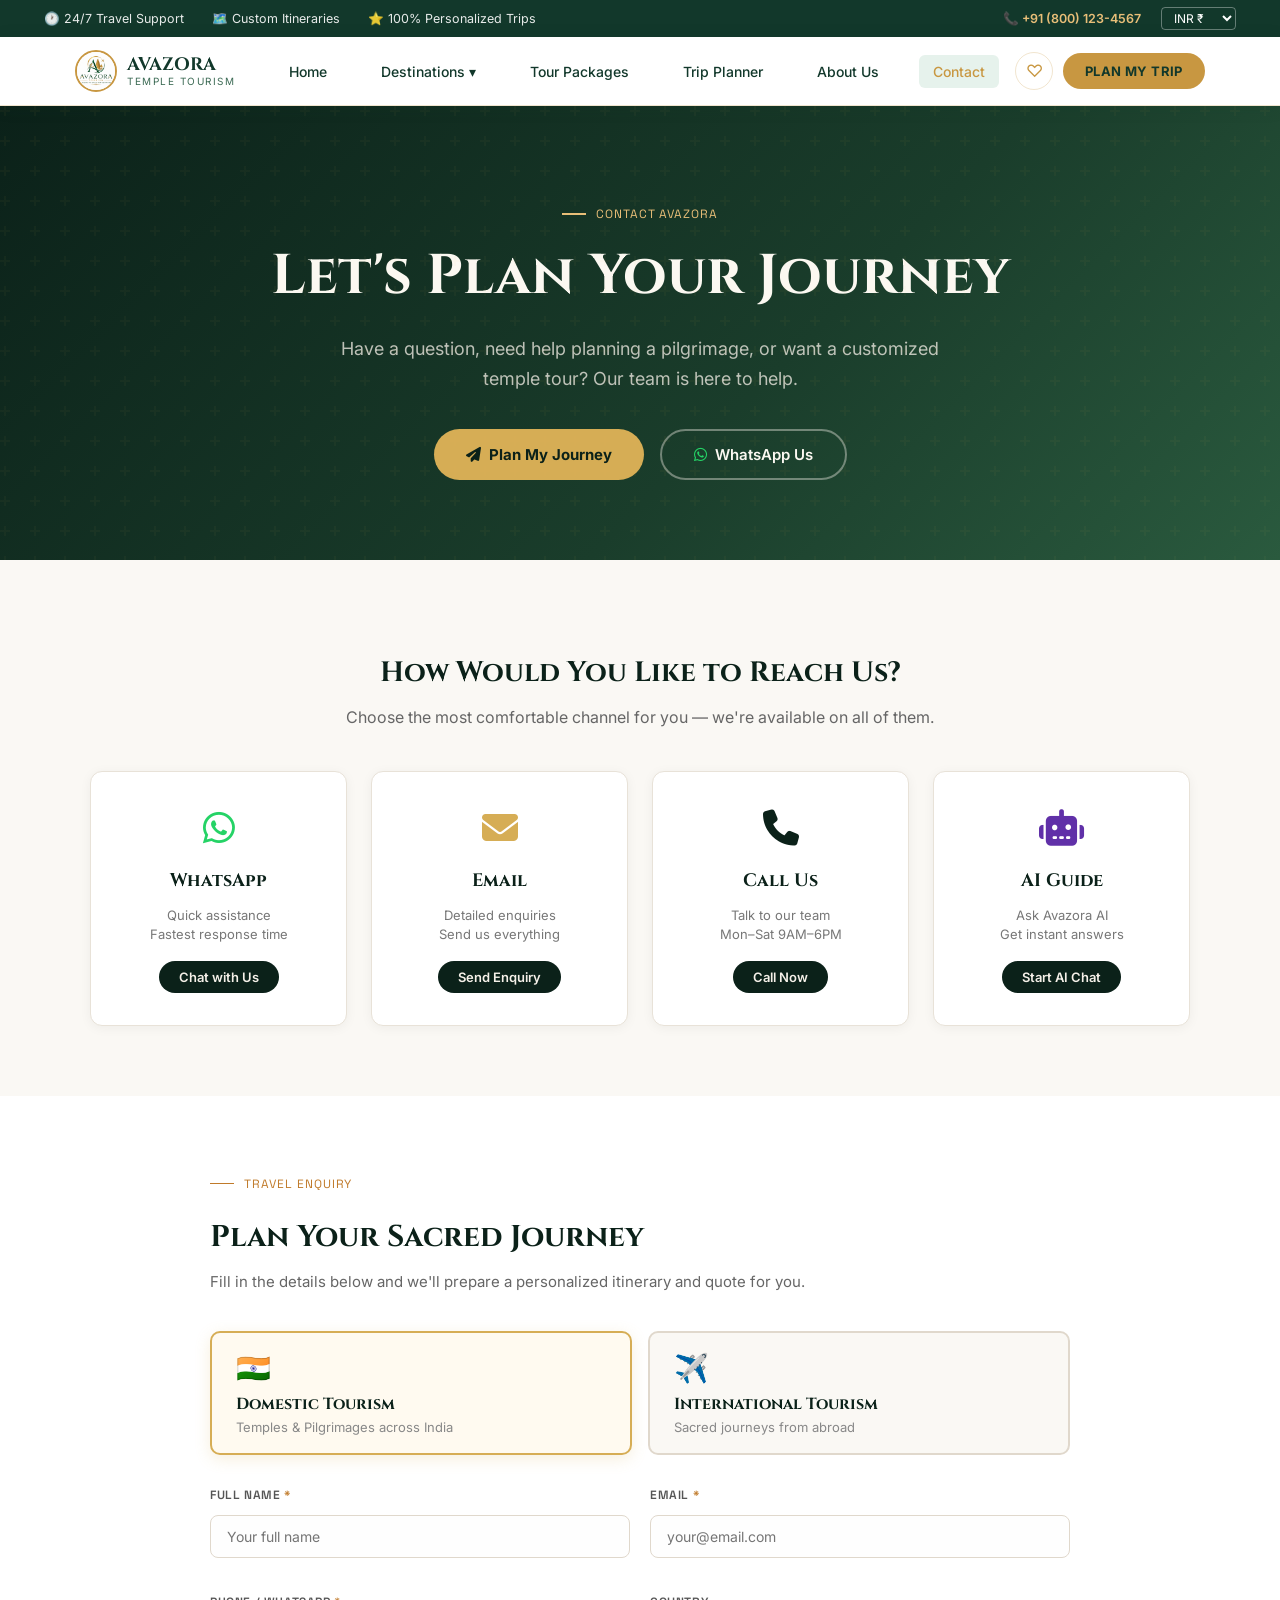
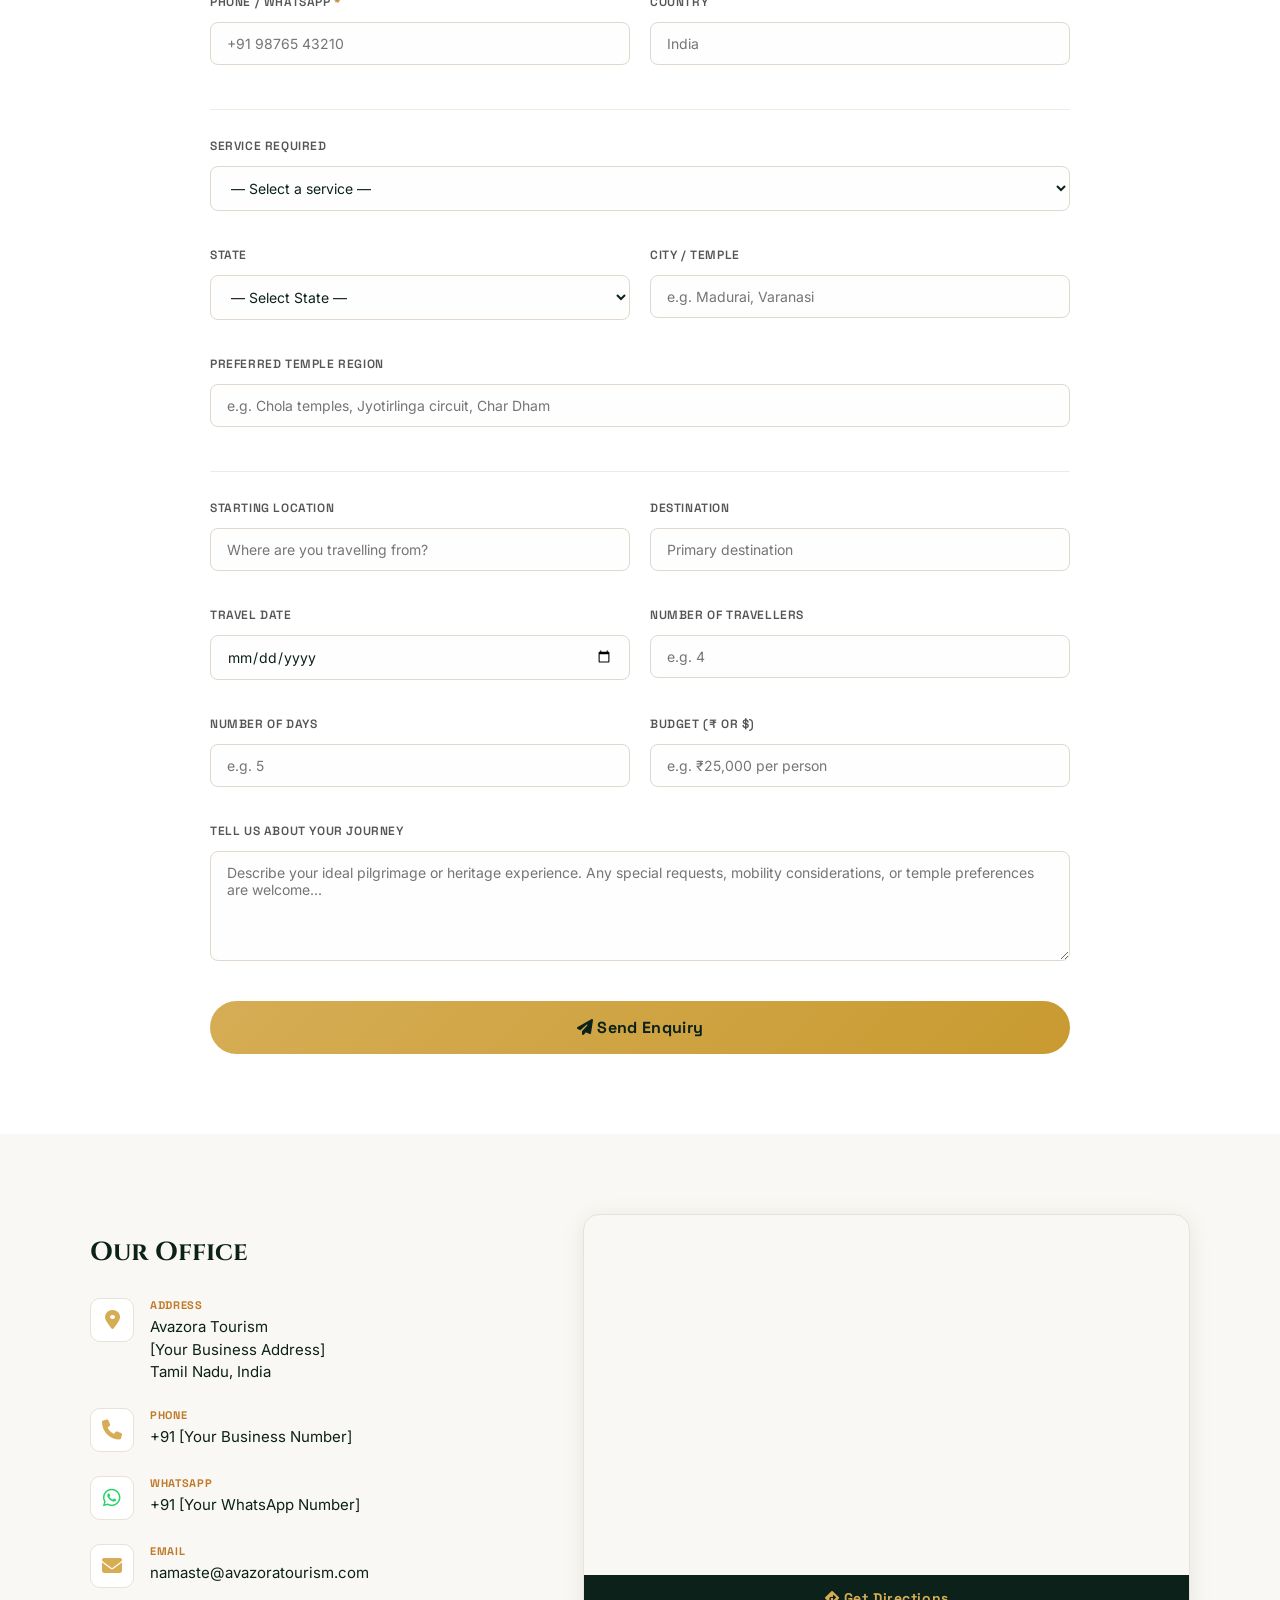
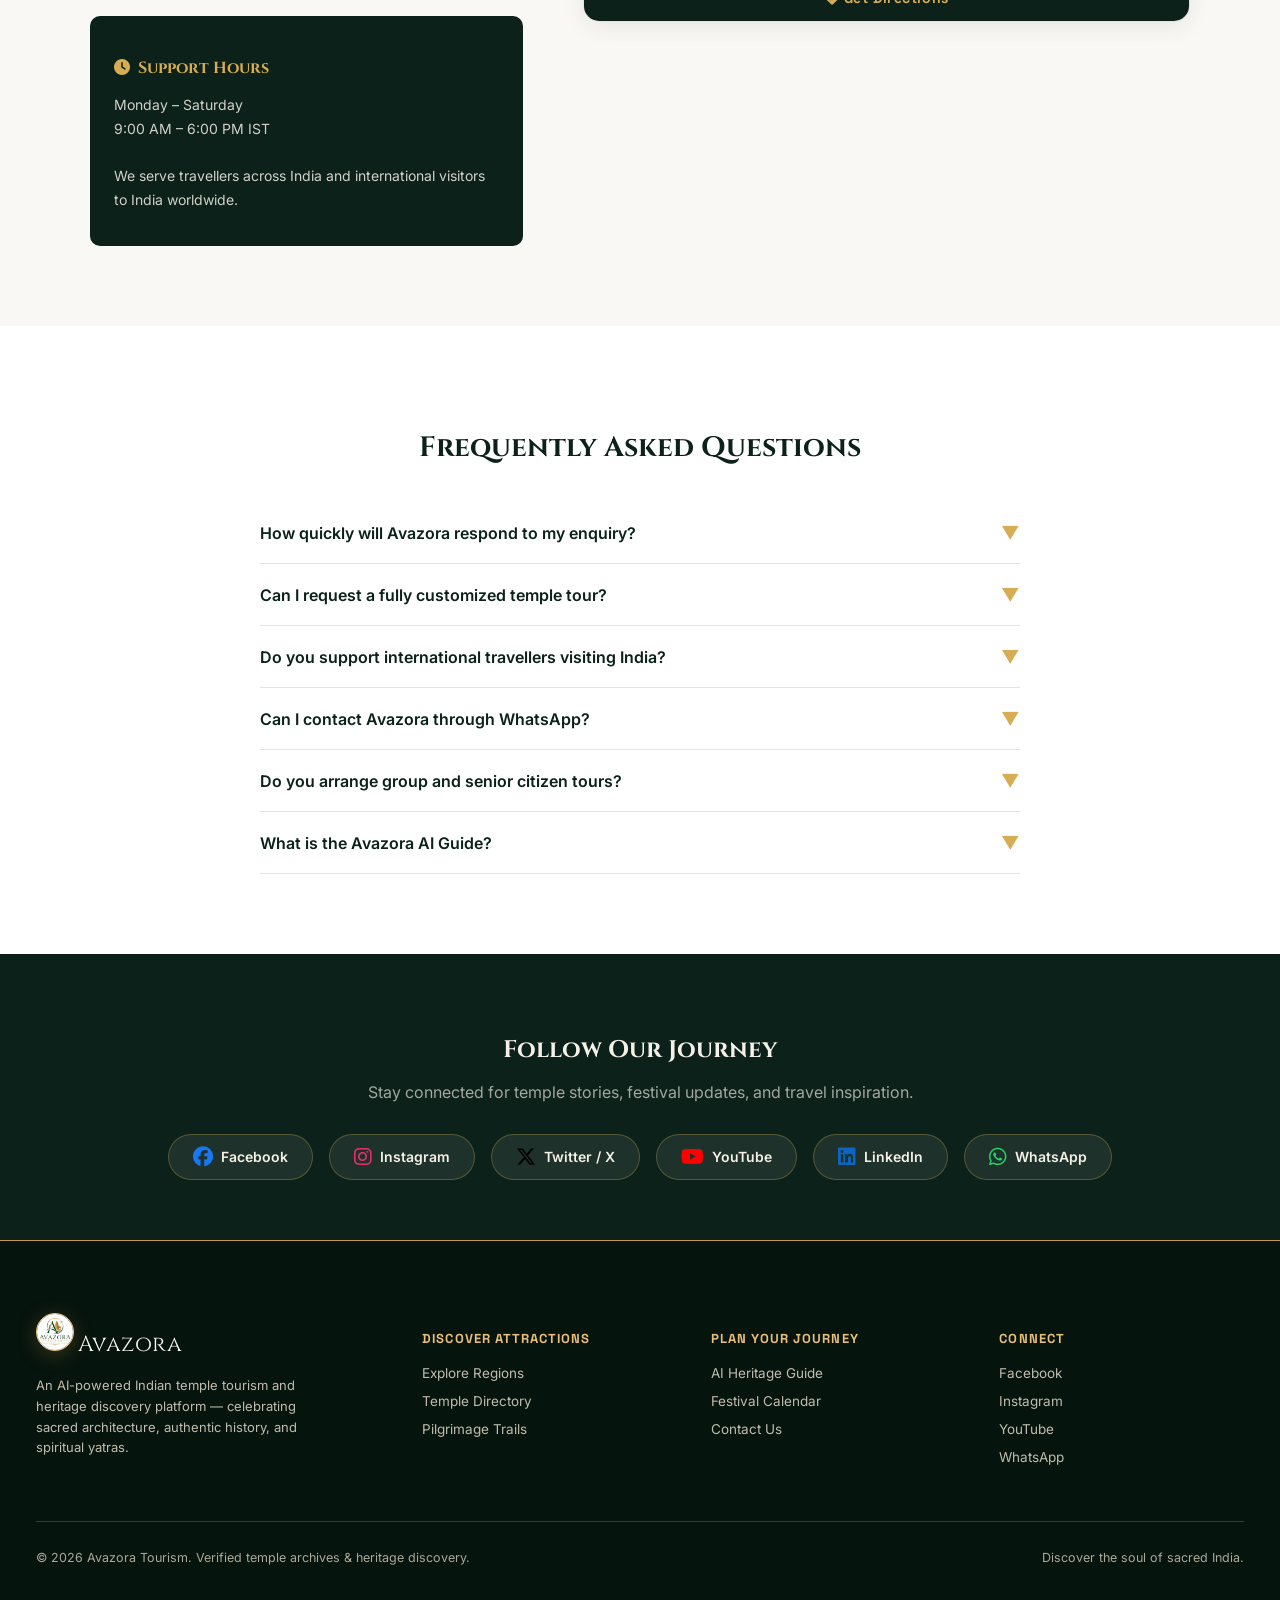
<file: contact.html>
<!DOCTYPE html>
<html lang="en">
<head>
    <meta charset="UTF-8" />
    <meta name="viewport" content="width=device-width, initial-scale=1.0" />
    <title>Contact Avazora — Plan Your Sacred Journey</title>
    <meta name="description" content="Contact Avazora Tourism for customized temple tours, pilgrimage planning, and travel assistance across India and internationally." />
    <link rel="preconnect" href="https://fonts.googleapis.com">
    <link rel="preconnect" href="https://fonts.gstatic.com" crossorigin>
    <link href="https://fonts.googleapis.com/css2?family=Cinzel:wght@500;600;700;800&family=Fraunces:ital,opsz,wght@0,9..144,400;0,9..144,600;1,9..144,500&family=Inter:wght@300;400;500;600;700&family=Space+Grotesk:wght@500;600;700&display=swap" rel="stylesheet">
    <link rel="stylesheet" href="css/style.css" />
    <!-- Font Awesome 6 for professional icons -->
    <link rel="stylesheet" href="https://cdnjs.cloudflare.com/ajax/libs/font-awesome/6.5.1/css/all.min.css" crossorigin="anonymous" referrerpolicy="no-referrer" />
    <style>
        .fa-whatsapp { color: #25d366; }
        .fa-facebook { color: #1877f2; }
        .fa-instagram { color: #e1306c; }
        .fa-x-twitter { color: #000; }
        .fa-youtube { color: #ff0000; }
        .fa-linkedin { color: #0a66c2; }
        .social-link .fab, .social-link .fas { font-size: 20px; }
        .cc-icon .fab, .cc-icon .fas { font-size: 36px; }
        .oi-icon .fab, .oi-icon .fas { font-size: 20px; color: var(--contact-gold); }
    </style>
    <style>
        /* ── Contact Page Specific Styles ── */
        :root {
            --contact-gold: #d6ad55;
            --contact-green: #0b2119;
            --contact-green-mid: #1a3d2b;
        }

        .contact-hero {
            background: linear-gradient(135deg, var(--contact-green) 0%, #1a3d2b 60%, #2a5a3e 100%);
            padding: 100px 36px 80px;
            text-align: center;
            position: relative;
            overflow: hidden;
        }
        .contact-hero::before {
            content: '';
            position: absolute; inset: 0;
            background: url("data:image/svg+xml,%3Csvg width='60' height='60' viewBox='0 0 60 60' xmlns='http://www.w3.org/2000/svg'%3E%3Cg fill='none' fill-rule='evenodd'%3E%3Cg fill='%23d6ad55' fill-opacity='0.04'%3E%3Cpath d='M36 34v-4h-2v4h-4v2h4v4h2v-4h4v-2h-4zm0-30V0h-2v4h-4v2h4v4h2V6h4V4h-4zM6 34v-4H4v4H0v2h4v4h2v-4h4v-2H6zM6 4V0H4v4H0v2h4v4h2V6h4V4H6z'/%3E%3C/g%3E%3C/g%3E%3C/svg%3E");
            pointer-events: none;
        }
        .contact-hero h1 {
            font-family: 'Cinzel', serif;
            font-size: clamp(32px, 5vw, 56px);
            color: var(--ivory, #f5f0e8);
            margin: 16px 0 20px;
        }
        .contact-hero p {
            color: rgba(245,240,232,0.75);
            font-size: 18px;
            max-width: 600px;
            margin: 0 auto 36px;
            line-height: 1.65;
        }
        .hero-btns { display: flex; gap: 16px; justify-content: center; flex-wrap: wrap; }
        .btn-hero-primary {
            background: var(--contact-gold);
            color: var(--contact-green);
            border: none;
            padding: 14px 32px;
            border-radius: 30px;
            font-size: 15px;
            font-weight: 700;
            cursor: pointer;
            transition: all .25s;
            text-decoration: none;
            display: inline-flex; align-items: center; gap: 8px;
        }
        .btn-hero-primary:hover { transform: translateY(-3px); filter: brightness(1.1); }
        .btn-hero-secondary {
            background: transparent;
            color: var(--ivory, #f5f0e8);
            border: 2px solid rgba(245,240,232,0.4);
            padding: 14px 32px;
            border-radius: 30px;
            font-size: 15px;
            font-weight: 600;
            cursor: pointer;
            transition: all .25s;
            text-decoration: none;
            display: inline-flex; align-items: center; gap: 8px;
        }
        .btn-hero-secondary:hover { border-color: var(--contact-gold); color: var(--contact-gold); }

        /* ── Contact Cards ── */
        .contact-cards-section { padding: 70px 36px; background: #faf8f4; }
        .contact-cards-section h2 { text-align: center; font-family: 'Cinzel', serif; font-size: 28px; color: var(--contact-green); margin-bottom: 10px; }
        .contact-cards-section p { text-align: center; color: #666; margin-bottom: 44px; }
        .contact-cards-grid {
            display: grid;
            grid-template-columns: repeat(4, 1fr);
            gap: 24px;
            max-width: 1100px;
            margin: 0 auto;
        }
        @media (max-width: 900px) { .contact-cards-grid { grid-template-columns: repeat(2, 1fr); } }
        @media (max-width: 500px) { .contact-cards-grid { grid-template-columns: 1fr; } }
        .contact-card {
            background: white;
            border: 1px solid #e8e2d8;
            border-radius: 12px;
            padding: 32px 24px;
            text-align: center;
            cursor: pointer;
            transition: all .25s;
            text-decoration: none;
            display: block;
            box-shadow: 0 2px 12px rgba(0,0,0,0.05);
        }
        .contact-card:hover { transform: translateY(-6px); box-shadow: 0 16px 40px rgba(11,33,25,0.14); border-color: var(--contact-gold); }
        .contact-card .cc-icon { font-size: 38px; margin-bottom: 14px; display: block; }
        .contact-card h3 { font-family: 'Cinzel', serif; font-size: 18px; color: var(--contact-green); margin-bottom: 8px; }
        .contact-card .cc-sub { font-size: 13px; color: #777; margin-bottom: 16px; line-height: 1.5; }
        .contact-card .cc-action {
            display: inline-block;
            background: var(--contact-green);
            color: #f5f0e8;
            padding: 8px 20px;
            border-radius: 20px;
            font-size: 13px;
            font-weight: 600;
            transition: background .2s;
        }
        .contact-card:hover .cc-action { background: var(--contact-gold); color: var(--contact-green); }

        /* ── Enquiry Form ── */
        .form-section {
            padding: 80px 36px;
            background: white;
        }
        .form-wrapper {
            max-width: 860px;
            margin: 0 auto;
        }
        .form-section-eyebrow {
            font-family: 'Space Grotesk', sans-serif;
            font-size: 12px;
            letter-spacing: .08em;
            color: #c07a2a;
            margin-bottom: 10px;
            display: flex; align-items: center; gap: 10px;
        }
        .form-section-eyebrow span { display: block; width: 24px; height: 1.5px; background: #c07a2a; }
        .form-section h2 { font-family: 'Cinzel', serif; font-size: 30px; color: var(--contact-green); margin-bottom: 8px; }
        .form-section > .form-wrapper > p { color: #666; margin-bottom: 40px; font-size: 15px; }

        .tour-type-toggle {
            display: flex; gap: 16px; margin-bottom: 32px; flex-wrap: wrap;
        }
        .tour-type-btn {
            flex: 1; min-width: 200px;
            padding: 18px 24px;
            border: 2px solid #e0d8cc;
            border-radius: 10px;
            background: #faf8f4;
            cursor: pointer;
            text-align: left;
            transition: all .2s;
        }
        .tour-type-btn.active {
            border-color: var(--contact-gold);
            background: #fffaf0;
            box-shadow: 0 4px 16px rgba(214,173,85,0.2);
        }
        .tour-type-btn .tt-icon { font-size: 28px; margin-bottom: 8px; display: block; }
        .tour-type-btn .tt-label { font-family: 'Cinzel', serif; font-size: 16px; color: var(--contact-green); font-weight: 700; }
        .tour-type-btn .tt-sub { font-size: 13px; color: #888; margin-top: 4px; }

        .form-grid { display: grid; grid-template-columns: 1fr 1fr; gap: 20px; }
        @media (max-width: 600px) { .form-grid { grid-template-columns: 1fr; } }
        .form-group { display: flex; flex-direction: column; gap: 6px; }
        .form-group.full { grid-column: 1 / -1; }
        .form-group label {
            font-family: 'Space Grotesk', sans-serif;
            font-size: 12px;
            font-weight: 600;
            letter-spacing: .05em;
            color: #555;
            text-transform: uppercase;
        }
        .form-group label .req { color: #c07a2a; }
        .form-input, .form-select, .form-textarea {
            padding: 12px 16px;
            border: 1.5px solid #e0d8cc;
            border-radius: 8px;
            font-size: 14px;
            font-family: 'Inter', sans-serif;
            color: var(--contact-green);
            background: #fefefe;
            transition: border .2s, box-shadow .2s;
            outline: none;
        }
        .form-input:focus, .form-select:focus, .form-textarea:focus {
            border-color: var(--contact-gold);
            box-shadow: 0 0 0 3px rgba(214,173,85,0.12);
        }
        .form-textarea { resize: vertical; min-height: 110px; }
        .form-section-divider {
            grid-column: 1 / -1;
            border: none;
            border-top: 1.5px solid #f0ebe0;
            margin: 8px 0;
        }
        .conditional-fields { display: none; }
        .conditional-fields.visible { display: contents; }

        .form-submit-btn {
            background: linear-gradient(135deg, var(--contact-gold), #c89a30);
            color: var(--contact-green);
            border: none;
            padding: 16px 40px;
            border-radius: 30px;
            font-size: 16px;
            font-weight: 700;
            cursor: pointer;
            transition: all .25s;
            margin-top: 24px;
            font-family: 'Space Grotesk', sans-serif;
            letter-spacing: .02em;
            width: 100%;
        }
        .form-submit-btn:hover { transform: translateY(-2px); box-shadow: 0 8px 24px rgba(214,173,85,0.35); }

        /* Success Message */
        .success-box {
            display: none;
            background: linear-gradient(135deg, #0b2119, #1a3d2b);
            border-radius: 16px;
            padding: 48px 40px;
            text-align: center;
            color: #f5f0e8;
        }
        .success-box .success-icon { font-size: 52px; margin-bottom: 16px; }
        .success-box h3 { font-family: 'Cinzel', serif; font-size: 24px; margin-bottom: 8px; color: var(--contact-gold); }
        .success-box .enq-id { font-family: 'Space Grotesk', sans-serif; font-size: 22px; font-weight: 700; color: var(--contact-gold); margin: 16px 0; background: rgba(214,173,85,0.12); padding: 10px 24px; border-radius: 8px; border: 1px solid var(--contact-gold); display: inline-block; }
        .success-actions { display: flex; gap: 16px; justify-content: center; flex-wrap: wrap; margin-top: 28px; }
        .success-wa-btn {
            background: #25d366;
            color: white;
            border: none;
            padding: 14px 28px;
            border-radius: 30px;
            font-size: 15px;
            font-weight: 700;
            cursor: pointer;
            transition: all .2s;
            text-decoration: none;
            display: inline-flex; align-items: center; gap: 8px;
        }
        .success-wa-btn:hover { transform: translateY(-2px); filter: brightness(1.1); }
        .success-email-btn {
            background: transparent;
            color: #f5f0e8;
            border: 2px solid rgba(245,240,232,0.4);
            padding: 14px 28px;
            border-radius: 30px;
            font-size: 15px;
            font-weight: 600;
            cursor: pointer;
            transition: all .2s;
            text-decoration: none;
            display: inline-flex; align-items: center; gap: 8px;
        }
        .success-email-btn:hover { border-color: var(--contact-gold); color: var(--contact-gold); }

        /* ── Office + Map ── */
        .office-section {
            padding: 80px 36px;
            background: #faf8f4;
        }
        .office-inner { max-width: 1100px; margin: 0 auto; display: grid; grid-template-columns: 1fr 1.4fr; gap: 60px; align-items: start; }
        @media (max-width: 860px) { .office-inner { grid-template-columns: 1fr; } }
        .office-info h2 { font-family: 'Cinzel', serif; font-size: 26px; color: var(--contact-green); margin-bottom: 28px; }
        .office-item { display: flex; gap: 16px; margin-bottom: 24px; align-items: flex-start; }
        .office-item .oi-icon { font-size: 22px; width: 44px; height: 44px; display: flex; align-items: center; justify-content: center; background: white; border-radius: 10px; border: 1px solid #e8e2d8; flex-shrink: 0; }
        .office-item .oi-label { font-family: 'Space Grotesk', sans-serif; font-size: 11px; font-weight: 700; letter-spacing: .06em; text-transform: uppercase; color: #c07a2a; margin-bottom: 4px; }
        .office-item .oi-value { font-size: 15px; color: var(--contact-green); line-height: 1.5; }
        .office-hours { background: var(--contact-green); color: #f5f0e8; border-radius: 10px; padding: 20px 24px; margin-top: 28px; }
        .office-hours h4 { font-family: 'Cinzel', serif; color: var(--contact-gold); margin-bottom: 10px; }
        .office-hours p { font-size: 14px; opacity: .85; line-height: 1.7; }
        .map-container { border-radius: 16px; overflow: hidden; border: 1px solid #e8e2d8; box-shadow: 0 4px 24px rgba(0,0,0,0.08); }
        .map-container iframe { display: block; width: 100%; height: 360px; }
        .map-directions-btn {
            display: block; text-align: center;
            background: var(--contact-green);
            color: var(--contact-gold);
            padding: 14px;
            font-family: 'Space Grotesk', sans-serif;
            font-size: 14px;
            font-weight: 700;
            text-decoration: none;
            transition: background .2s;
            letter-spacing: .04em;
        }
        .map-directions-btn:hover { background: #1a3d2b; }

        /* ── FAQ ── */
        .faq-section { padding: 80px 36px; background: white; }
        .faq-inner { max-width: 760px; margin: 0 auto; }
        .faq-inner h2 { font-family: 'Cinzel', serif; font-size: 28px; color: var(--contact-green); margin-bottom: 36px; text-align: center; }
        .faq-item { border-bottom: 1px solid #e8e2d8; }
        .faq-question {
            width: 100%; text-align: left; background: none; border: none;
            padding: 20px 0; display: flex; justify-content: space-between; align-items: center;
            font-family: 'Inter', sans-serif; font-size: 16px; font-weight: 600;
            color: var(--contact-green); cursor: pointer;
        }
        .faq-question .faq-arrow { font-size: 18px; transition: transform .2s; color: var(--contact-gold); }
        .faq-question.open .faq-arrow { transform: rotate(180deg); }
        .faq-answer { display: none; padding: 0 0 20px; font-size: 15px; color: #555; line-height: 1.7; }
        .faq-answer.open { display: block; }

        /* ── Social ── */
        .social-section { padding: 60px 36px; background: var(--contact-green); text-align: center; }
        .social-section h2 { font-family: 'Cinzel', serif; font-size: 24px; color: #f5f0e8; margin-bottom: 8px; }
        .social-section p { color: rgba(245,240,232,0.65); margin-bottom: 32px; }
        .social-links { display: flex; gap: 16px; justify-content: center; flex-wrap: wrap; }
        .social-link {
            display: inline-flex; align-items: center; gap: 8px;
            background: rgba(255,255,255,0.08);
            border: 1px solid rgba(214,173,85,0.3);
            color: #f5f0e8;
            padding: 12px 24px;
            border-radius: 30px;
            text-decoration: none;
            font-size: 14px;
            font-weight: 600;
            transition: all .2s;
        }
        .social-link:hover { background: var(--contact-gold); color: var(--contact-green); border-color: var(--contact-gold); }

        /* ── V2 HEADER STYLES (Matching Home) ── */
        .top-bar {
            background: #12382B;
            color: rgba(255,255,255,0.9);
            font-size: 12.5px;
            padding: 7px 0;
            font-family: 'Inter', sans-serif;
        }
        .top-bar-inner {
            max-width: 1240px; margin: 0 auto; padding: 0 24px;
            display: flex; justify-content: space-between; align-items: center; flex-wrap: wrap; gap: 8px;
        }
        .top-bar-left { display: flex; gap: 28px; }
        .top-bar-left span { display: flex; align-items: center; gap: 6px; }
        .top-bar-right { display: flex; gap: 20px; align-items: center; }
        .top-bar-right a { color: #E8BE78; font-size: 12.5px; font-weight: 600; text-decoration: none; }
        .top-bar-right select {
            background: transparent; color: #fff;
            border: 1px solid rgba(255,255,255,0.35);
            border-radius: 4px; padding: 2px 8px; font-size: 12px; cursor: pointer;
        }

        .navbar {
            position: sticky; top: 0; z-index: 1000;
            background: #FFFFFF !important;
            box-shadow: 0 2px 16px rgba(18,56,43,0.12);
            border-bottom: 1px solid rgba(200,151,65,0.25);
            padding: 0 !important;
        }
        .nav-inner {
            max-width: 1240px; margin: 0 auto; padding: 0 24px;
            display: flex; align-items: center; gap: 16px; height: 68px;
        }
        .nav-logo {
            display: flex; align-items: center; gap: 10px; flex-shrink: 0;
            text-decoration: none;
        }
        .nav-logo img {
            width: 42px; height: 42px; border-radius: 50%; object-fit: cover;
            border: 2px solid #C89741;
        }
        .nav-logo-text .brand { display: block; font-family: 'Cinzel', serif; font-size: 18px; font-weight: 700; color: #12382B; line-height: 1.1; }
        .nav-logo-text .sub   { display: block; font-size: 10px; color: #3D6B55; letter-spacing: 1.5px; text-transform: uppercase; font-family: 'Inter', sans-serif; }

        .nav-links {
            display: flex; align-items: center; gap: 2px;
            flex: 1; justify-content: center;
        }
        .nav-links a {
            color: #12382B !important; font-size: 14px; font-weight: 500;
            padding: 8px 14px; border-radius: 6px; transition: 0.2s; white-space: nowrap;
            text-decoration: none; font-family: 'Inter', sans-serif;
        }
        .nav-links a:hover, .nav-links a.active { color: #C89741 !important; background: #E6F2EC; }

        .nav-dropdown { position: relative; }
        .nav-dropdown-menu {
            display: none; position: absolute; top: calc(100% + 6px); left: 0;
            background: #FFFFFF; border: 1px solid rgba(200,151,65,0.25);
            border-radius: 12px; box-shadow: 0 4px 24px rgba(18,56,43,0.12);
            min-width: 190px; padding: 8px; z-index: 999;
        }
        .nav-dropdown:hover .nav-dropdown-menu { display: block; }
        .nav-dropdown-menu a {
            display: block; padding: 10px 16px; color: #12382B !important;
            font-size: 14px; border-radius: 6px; transition: 0.2s;
        }
        .nav-dropdown-menu a:hover { background: #E6F2EC; color: #C89741 !important; }

        .nav-right { display: flex; align-items: center; gap: 10px; }
        .nav-fav-btn {
            background: none; border: 1.5px solid rgba(200,151,65,0.25);
            border-radius: 50%; width: 38px; height: 38px;
            font-size: 17px; cursor: pointer; color: #C89741; transition: 0.2s;
            display: flex; align-items: center; justify-content: center;
        }
        .nav-fav-btn:hover { border-color: #C89741; background: #FBF0D9; }

        .nav-plan-btn {
            background: #C89741; color: #12382B;
            border: none; padding: 10px 22px; border-radius: 30px;
            font-size: 13px; font-weight: 700; cursor: pointer;
            letter-spacing: 0.4px; transition: 0.2s; white-space: nowrap;
            text-decoration: none; display: inline-flex; align-items: center; justify-content: center;
            font-family: 'Inter', sans-serif;
        }
        .nav-plan-btn:hover { background: #E8BE78; transform: translateY(-1px); }

        .nav-mobile-toggle {
            display: none; background: #E6F2EC;
            border: 1.5px solid rgba(200,151,65,0.25); border-radius: 7px;
            padding: 6px 11px; font-size: 20px; cursor: pointer; color: #12382B;
        }
        .nav-mobile-menu {
            display: none; flex-direction: column;
            background: #FFFFFF; border-top: 2px solid #C89741;
            padding: 10px 24px 20px;
        }
        .nav-mobile-menu.open { display: flex; }
        .nav-mobile-menu a {
            color: #12382B; padding: 13px 0;
            border-bottom: 1px solid rgba(200,151,65,0.25); font-size: 15px;
            text-decoration: none;
        }
        .nav-mobile-menu a:last-child { border-bottom: none; color: #C89741; font-weight: 700; }

        @media (max-width: 820px) {
            .nav-links { display: none !important; }
            .nav-mobile-toggle { display: block !important; }
            .top-bar-left { display: none !important; }
        }
    </style>
</head>
<body class="avazora">

    <!-- ═══════════════════════════════════════════
         TOP UTILITY BAR
    ═══════════════════════════════════════════ -->
    <div class="top-bar">
        <div class="top-bar-inner">
            <div class="top-bar-left">
                <span>🕐 24/7 Travel Support</span>
                <span>🗺️ Custom Itineraries</span>
                <span>⭐ 100% Personalized Trips</span>
            </div>
            <div class="top-bar-right">
                <a href="tel:+918001234567">📞 +91 (800) 123-4567</a>
                <select aria-label="Currency">
                    <option>INR ₹</option>
                    <option>USD $</option>
                </select>
            </div>
        </div>
    </div>

    <!-- ═══════════════════════════════════════════
         NAVBAR
    ═══════════════════════════════════════════ -->
    <nav class="navbar" id="nav">
        <div class="nav-inner">
            <a href="index.html" class="nav-logo">
                <img src="images/logo.jpg" alt="Avazora Logo">
                <div class="nav-logo-text">
                    <span class="brand">AVAZORA</span>
                    <span class="sub">Temple Tourism</span>
                </div>
            </a>

            <div class="nav-links">
                <a href="index.html">Home</a>
                <div class="nav-dropdown">
                    <a href="destinations.html">Destinations ▾</a>
                    <div class="nav-dropdown-menu">
                        <a href="destinations.html?state=Tamil Nadu">Tamil Nadu</a>
                        <a href="destinations.html?state=Kerala">Kerala</a>
                        <a href="destinations.html?state=Odisha">Odisha</a>
                        <a href="destinations.html?state=Uttarakhand">Uttarakhand</a>
                        <a href="destinations.html?state=Madhya Pradesh">Madhya Pradesh</a>
                        <a href="destinations.html?state=Karnataka">Karnataka</a>
                    </div>
                </div>
                <a href="packages.html">Tour Packages</a>
                <a href="planner.html">Trip Planner</a>
                <a href="about.html">About Us</a>
                <a href="contact.html" class="active">Contact</a>
            </div>

            <div class="nav-right">
                <button class="nav-fav-btn" title="Saved temples">♡</button>
                <a href="planner.html" class="nav-plan-btn">PLAN MY TRIP</a>
                <button class="nav-mobile-toggle" id="mobileToggle">☰</button>
            </div>
        </div>
        <div class="nav-mobile-menu" id="mobileMenu">
            <a href="index.html">Home</a>
            <a href="destinations.html">Destinations</a>
            <a href="packages.html">Tour Packages</a>
            <a href="planner.html">Trip Planner</a>
            <a href="about.html">About Us</a>
            <a href="contact.html" class="active">Contact</a>
        </div>
    </nav>

    <!-- HERO -->
    <section class="contact-hero">
        <div class="eyebrow gold-eyebrow" style="justify-content:center;"><span class="dash"></span>CONTACT AVAZORA</div>
        <h1>Let's Plan Your Journey</h1>
        <p>Have a question, need help planning a pilgrimage, or want a customized temple tour? Our team is here to help.</p>
        <div class="hero-btns">
            <a href="#enquiry-form" class="btn-hero-primary"><i class="fas fa-paper-plane"></i> Plan My Journey</a>
            <a href="https://wa.me/919876543210?text=Hello%20Avazora!%20I%20would%20like%20to%20plan%20a%20temple%20tour." target="_blank" class="btn-hero-secondary"><i class="fab fa-whatsapp"></i> WhatsApp Us</a>
        </div>
    </section>

    <!-- CONTACT OPTION CARDS -->
    <section class="contact-cards-section">
        <h2>How Would You Like to Reach Us?</h2>
        <p>Choose the most comfortable channel for you — we're available on all of them.</p>
        <div class="contact-cards-grid">
            <a href="https://wa.me/919876543210?text=Hello%20Avazora!" target="_blank" class="contact-card">
                <span class="cc-icon"><i class="fab fa-whatsapp" style="color:#25d366;"></i></span>
                <h3>WhatsApp</h3>
                <p class="cc-sub">Quick assistance<br>Fastest response time</p>
                <span class="cc-action">Chat with Us</span>
            </a>
            <a href="mailto:namaste@avazoratourism.com" class="contact-card">
                <span class="cc-icon"><i class="fas fa-envelope" style="color:#d6ad55;"></i></span>
                <h3>Email</h3>
                <p class="cc-sub">Detailed enquiries<br>Send us everything</p>
                <span class="cc-action">Send Enquiry</span>
            </a>
            <a href="tel:+919876543210" class="contact-card">
                <span class="cc-icon"><i class="fas fa-phone" style="color:#0b2119;"></i></span>
                <h3>Call Us</h3>
                <p class="cc-sub">Talk to our team<br>Mon–Sat 9AM–6PM</p>
                <span class="cc-action">Call Now</span>
            </a>
            <a href="index.html#ai" class="contact-card">
                <span class="cc-icon"><i class="fas fa-robot" style="color:#6030a8;"></i></span>
                <h3>AI Guide</h3>
                <p class="cc-sub">Ask Avazora AI<br>Get instant answers</p>
                <span class="cc-action">Start AI Chat</span>
            </a>
        </div>
    </section>

    <!-- TRAVEL ENQUIRY FORM -->
    <section class="form-section" id="enquiry-form">
        <div class="form-wrapper">
            <div class="form-section-eyebrow"><span></span>TRAVEL ENQUIRY</div>
            <h2>Plan Your Sacred Journey</h2>
            <p>Fill in the details below and we'll prepare a personalized itinerary and quote for you.</p>

            <!-- Tour Type Toggle -->
            <div class="tour-type-toggle">
                <button type="button" class="tour-type-btn active" id="btnDomestic" onclick="setTourType('Domestic')">
                    <span class="tt-icon">🇮🇳</span>
                    <div class="tt-label">Domestic Tourism</div>
                    <div class="tt-sub">Temples & Pilgrimages across India</div>
                </button>
                <button type="button" class="tour-type-btn" id="btnInternational" onclick="setTourType('International')">
                    <span class="tt-icon">✈️</span>
                    <div class="tt-label">International Tourism</div>
                    <div class="tt-sub">Sacred journeys from abroad</div>
                </button>
            </div>

            <!-- Enquiry Form -->
            <form id="enquiryForm" onsubmit="submitEnquiry(event)">
                <input type="hidden" id="tourTypeHidden" value="Domestic" />
                <div class="form-grid">

                    <!-- Personal Info -->
                    <div class="form-group">
                        <label>Full Name <span class="req">*</span></label>
                        <input class="form-input" type="text" id="fName" placeholder="Your full name" required />
                    </div>
                    <div class="form-group">
                        <label>Email <span class="req">*</span></label>
                        <input class="form-input" type="email" id="fEmail" placeholder="your@email.com" required />
                    </div>
                    <div class="form-group">
                        <label>Phone / WhatsApp <span class="req">*</span></label>
                        <input class="form-input" type="tel" id="fPhone" placeholder="+91 98765 43210" required />
                    </div>
                    <div class="form-group">
                        <label>Country</label>
                        <input class="form-input" type="text" id="fCountry" placeholder="India" />
                    </div>

                    <hr class="form-section-divider" />

                    <!-- Service -->
                    <div class="form-group full">
                        <label>Service Required</label>
                        <select class="form-select" id="fService">
                            <option value="">— Select a service —</option>
                            <option>Temple Tour</option>
                            <option>Pilgrimage Tour</option>
                            <option>Heritage Tour</option>
                            <option>Festival Tour</option>
                            <option>Family Tour</option>
                            <option>Senior Citizen Tour</option>
                            <option>Customized Tour</option>
                            <option>Group Tour</option>
                        </select>
                    </div>

                    <!-- DOMESTIC FIELDS -->
                    <div class="conditional-fields visible" id="domesticFields">
                        <div class="form-group">
                            <label>State</label>
                            <select class="form-select" id="fState">
                                <option value="">— Select State —</option>
                                <option>Tamil Nadu</option>
                                <option>Kerala</option>
                                <option>Karnataka</option>
                                <option>Andhra Pradesh</option>
                                <option>Telangana</option>
                                <option>Maharashtra</option>
                                <option>Rajasthan</option>
                                <option>Uttar Pradesh</option>
                                <option>Uttarakhand</option>
                                <option>Odisha</option>
                                <option>West Bengal</option>
                                <option>Gujarat</option>
                                <option>Madhya Pradesh</option>
                                <option>Other</option>
                            </select>
                        </div>
                        <div class="form-group">
                            <label>City / Temple</label>
                            <input class="form-input" type="text" id="fCity" placeholder="e.g. Madurai, Varanasi" />
                        </div>
                        <div class="form-group full">
                            <label>Preferred Temple Region</label>
                            <input class="form-input" type="text" id="fRegion" placeholder="e.g. Chola temples, Jyotirlinga circuit, Char Dham" />
                        </div>
                    </div>

                    <!-- INTERNATIONAL FIELDS -->
                    <div class="conditional-fields" id="internationalFields">
                        <div class="form-group">
                            <label>Arrival Airport</label>
                            <input class="form-input" type="text" id="fAirport" placeholder="e.g. Chennai, Mumbai, Delhi" />
                        </div>
                        <div class="form-group">
                            <label>Visa Assistance Required?</label>
                            <select class="form-select" id="fVisa">
                                <option value="">— Select —</option>
                                <option>Yes</option>
                                <option>No</option>
                            </select>
                        </div>
                        <div class="form-group">
                            <label>Accommodation Required?</label>
                            <select class="form-select" id="fAccom">
                                <option value="">— Select —</option>
                                <option>Yes</option>
                                <option>No</option>
                            </select>
                        </div>
                        <div class="form-group">
                            <label>Airport Transfer Required?</label>
                            <select class="form-select" id="fTransfer">
                                <option value="">— Select —</option>
                                <option>Yes</option>
                                <option>No</option>
                            </select>
                        </div>
                    </div>

                    <hr class="form-section-divider" />

                    <!-- Travel Info -->
                    <div class="form-group">
                        <label>Starting Location</label>
                        <input class="form-input" type="text" id="fFrom" placeholder="Where are you travelling from?" />
                    </div>
                    <div class="form-group">
                        <label>Destination</label>
                        <input class="form-input" type="text" id="fDestination" placeholder="Primary destination" />
                    </div>
                    <div class="form-group">
                        <label>Travel Date</label>
                        <input class="form-input" type="date" id="fDate" />
                    </div>
                    <div class="form-group">
                        <label>Number of Travellers</label>
                        <input class="form-input" type="number" id="fTravellers" min="1" max="500" placeholder="e.g. 4" />
                    </div>
                    <div class="form-group">
                        <label>Number of Days</label>
                        <input class="form-input" type="number" id="fDays" min="1" max="60" placeholder="e.g. 5" />
                    </div>
                    <div class="form-group">
                        <label>Budget (₹ or $)</label>
                        <input class="form-input" type="text" id="fBudget" placeholder="e.g. ₹25,000 per person" />
                    </div>

                    <div class="form-group full">
                        <label>Tell Us About Your Journey</label>
                        <textarea class="form-textarea" id="fMessage" placeholder="Describe your ideal pilgrimage or heritage experience. Any special requests, mobility considerations, or temple preferences are welcome..."></textarea>
                    </div>
                </div>

                <button type="submit" class="form-submit-btn" id="submitBtn">
                    <i class="fas fa-paper-plane"></i> Send Enquiry
                </button>
            </form>

            <!-- SUCCESS STATE -->
            <div class="success-box" id="successBox">
                <div class="success-icon"><i class="fas fa-circle-check" style="color:#d6ad55; font-size:52px;"></i></div>
                <h3>Enquiry Submitted Successfully!</h3>
                <p>Thank you for reaching out. Our team will contact you within one business day.</p>
                <div class="enq-id" id="displayEnqId">AVZ-2026-00001</div>
                <p style="font-size:14px; opacity:.75; margin-top: 8px;">Save this enquiry ID for reference.</p>
                <div class="success-actions">
                    <a href="#" id="waFollowUp" class="success-wa-btn" target="_blank"><i class="fab fa-whatsapp"></i> Continue on WhatsApp</a>
                    <a id="emailFollowUp" class="success-email-btn"><i class="fas fa-envelope"></i> Continue by Email</a>
                </div>
            </div>
        </div>
    </section>

    <!-- OFFICE INFO + MAP -->
    <section class="office-section">
        <div class="office-inner">
            <div class="office-info">
                <h2>Our Office</h2>

                <div class="office-item">
                    <div class="oi-icon"><i class="fas fa-location-dot"></i></div>
                    <div>
                        <div class="oi-label">Address</div>
                        <div class="oi-value">Avazora Tourism<br>[Your Business Address]<br>Tamil Nadu, India</div>
                    </div>
                </div>

                <div class="office-item">
                    <div class="oi-icon"><i class="fas fa-phone"></i></div>
                    <div>
                        <div class="oi-label">Phone</div>
                        <div class="oi-value">+91 [Your Business Number]</div>
                    </div>
                </div>

                <div class="office-item">
                    <div class="oi-icon"><i class="fab fa-whatsapp" style="color:#25d366;"></i></div>
                    <div>
                        <div class="oi-label">WhatsApp</div>
                        <div class="oi-value">+91 [Your WhatsApp Number]</div>
                    </div>
                </div>

                <div class="office-item">
                    <div class="oi-icon"><i class="fas fa-envelope"></i></div>
                    <div>
                        <div class="oi-label">Email</div>
                        <div class="oi-value">namaste@avazoratourism.com</div>
                    </div>
                </div>

                <div class="office-hours">
                    <h4><i class="fas fa-clock" style="margin-right:8px;"></i>Support Hours</h4>
                    <p>Monday – Saturday<br>9:00 AM – 6:00 PM IST<br><br>We serve travellers across India and international visitors to India worldwide.</p>
                </div>
            </div>

            <div>
                <div class="map-container">
                    <iframe
                        src="https://www.google.com/maps/embed?pb=!1m18!1m12!1m3!1d497511.23!2d79.8589046!3d11.1271025!2m3!1f0!2f0!3f0!3m2!1i1024!2i768!4f13.1!3m3!1m2!1s0x3a535a3d4b7a6b45%3A0xc9e8de8b10e21958!2sTamil%20Nadu%2C%20India!5e0!3m2!1sen!2sin!4v1692000000000"
                        style="border:0;" allowfullscreen="" loading="lazy" referrerpolicy="no-referrer-when-downgrade">
                    </iframe>
                    <a href="https://maps.google.com" target="_blank" class="map-directions-btn"><i class="fas fa-diamond-turn-right"></i> Get Directions</a>
                </div>
            </div>
        </div>
    </section>

    <!-- FAQ -->
    <section class="faq-section">
        <div class="faq-inner">
            <h2>Frequently Asked Questions</h2>

            <div class="faq-item">
                <button class="faq-question" onclick="toggleFaq(this)">
                    How quickly will Avazora respond to my enquiry?
                    <span class="faq-arrow">▼</span>
                </button>
                <div class="faq-answer">Our team reviews every enquiry and will contact you within one business day through your preferred communication channel — WhatsApp, phone, or email.</div>
            </div>

            <div class="faq-item">
                <button class="faq-question" onclick="toggleFaq(this)">
                    Can I request a fully customized temple tour?
                    <span class="faq-arrow">▼</span>
                </button>
                <div class="faq-answer">Absolutely. Tell us your destination, preferred temples, duration, group size, interests, and budget — we'll craft a personalized itinerary just for you. No two journeys are the same.</div>
            </div>

            <div class="faq-item">
                <button class="faq-question" onclick="toggleFaq(this)">
                    Do you support international travellers visiting India?
                    <span class="faq-arrow">▼</span>
                </button>
                <div class="faq-answer">Yes. International visitors can request fully customized pilgrimage, heritage, and cultural experiences across India. We can also assist with visa guidance, accommodation, and airport transfers.</div>
            </div>

            <div class="faq-item">
                <button class="faq-question" onclick="toggleFaq(this)">
                    Can I contact Avazora through WhatsApp?
                    <span class="faq-arrow">▼</span>
                </button>
                <div class="faq-answer">Yes! WhatsApp is our fastest response channel. Click any "WhatsApp Us" button on this page to start a direct conversation with our team.</div>
            </div>

            <div class="faq-item">
                <button class="faq-question" onclick="toggleFaq(this)">
                    Do you arrange group and senior citizen tours?
                    <span class="faq-arrow">▼</span>
                </button>
                <div class="faq-answer">Yes. We specialize in group tours, senior-friendly pilgrimages with comfortable pacing, accessibility arrangements, and family-oriented itineraries. Just mention your requirements in the form above.</div>
            </div>

            <div class="faq-item">
                <button class="faq-question" onclick="toggleFaq(this)">
                    What is the Avazora AI Guide?
                    <span class="faq-arrow">▼</span>
                </button>
                <div class="faq-answer">The Avazora AI Guide is trained on verified temple history, architectural archives, and regional travel data. It can answer detailed questions about temples, festivals, timings, and help you plan preliminary itineraries instantly — 24/7.</div>
            </div>
        </div>
    </section>

    <!-- SOCIAL MEDIA -->
    <section class="social-section">
        <h2>Follow Our Journey</h2>
        <p>Stay connected for temple stories, festival updates, and travel inspiration.</p>
        <div class="social-links">
            <a href="#" class="social-link"><i class="fab fa-facebook"></i> Facebook</a>
            <a href="#" class="social-link"><i class="fab fa-instagram"></i> Instagram</a>
            <a href="#" class="social-link"><i class="fab fa-x-twitter"></i> Twitter / X</a>
            <a href="#" class="social-link"><i class="fab fa-youtube"></i> YouTube</a>
            <a href="#" class="social-link"><i class="fab fa-linkedin"></i> LinkedIn</a>
            <a href="https://wa.me/919876543210" target="_blank" class="social-link"><i class="fab fa-whatsapp"></i> WhatsApp</a>
        </div>
    </section>

    <!-- FOOTER -->
    <footer class="footer">
        <div class="footer-grid">
            <div>
                <div class="nav-brand" style="margin-bottom:16px">
                    <img src="images/logo.jpg" alt="Avazora Tourism Logo" class="nav-logo-img footer-logo-img" />
                    <span style="color:var(--ivory); font-size:22px" class="f-cinzel">Avazora</span>
                </div>
                <p style="font-size:13px; max-width:280px; line-height:1.6; opacity:0.8">
                    An AI-powered Indian temple tourism and heritage discovery platform — celebrating sacred architecture, authentic history, and spiritual yatras.
                </p>
            </div>
            <div>
                <h4 class="f-utility">Discover Attractions</h4>
                <a href="index.html#regions">Explore Regions</a>
                <a href="index.html#temples">Temple Directory</a>
                <a href="index.html#trails">Pilgrimage Trails</a>
            </div>
            <div>
                <h4 class="f-utility">Plan Your Journey</h4>
                <a href="index.html#ai">AI Heritage Guide</a>
                <a href="index.html#festivals">Festival Calendar</a>
                <a href="contact.html">Contact Us</a>
            </div>
            <div>
                <h4 class="f-utility">Connect</h4>
                <a href="#">Facebook</a>
                <a href="#">Instagram</a>
                <a href="#">YouTube</a>
                <a href="#">WhatsApp</a>
            </div>
        </div>
        <div class="footer-bottom">
            <span>© 2026 Avazora Tourism. Verified temple archives &amp; heritage discovery.</span>
            <span>Discover the soul of sacred India.</span>
        </div>
    </footer>

    <script src="js/main.js"></script>
    <script>
        // ── Mobile Menu ──
        document.getElementById('mobileToggle').addEventListener('click', function () {
            document.getElementById('mobileMenu').classList.toggle('open');
        });

        // ── Tour Type Toggle ──
        let currentTourType = 'Domestic';
        function setTourType(type) {
            currentTourType = type;
            document.getElementById('tourTypeHidden').value = type;
            document.getElementById('btnDomestic').classList.toggle('active', type === 'Domestic');
            document.getElementById('btnInternational').classList.toggle('active', type === 'International');
            document.getElementById('domesticFields').classList.toggle('visible', type === 'Domestic');
            document.getElementById('internationalFields').classList.toggle('visible', type === 'International');
        }

        // ── FAQ Accordion ──
        function toggleFaq(btn) {
            const answer = btn.nextElementSibling;
            const isOpen = answer.classList.contains('open');
            document.querySelectorAll('.faq-answer.open').forEach(a => a.classList.remove('open'));
            document.querySelectorAll('.faq-question.open').forEach(b => b.classList.remove('open'));
            if (!isOpen) {
                answer.classList.add('open');
                btn.classList.add('open');
            }
        }

        // ── Form Submission ──
        let submittedData = {};

        async function submitEnquiry(e) {
            e.preventDefault();
            const btn = document.getElementById('submitBtn');
            btn.textContent = '⏳ Sending...';
            btn.disabled = true;

            const tourType = document.getElementById('tourTypeHidden').value;
            const payload = {
                name: document.getElementById('fName').value,
                email: document.getElementById('fEmail').value,
                phone: document.getElementById('fPhone').value,
                country: document.getElementById('fCountry').value || 'India',
                tour_type: tourType,
                service: document.getElementById('fService').value,
                starting_location: document.getElementById('fFrom').value,
                destination: document.getElementById('fDestination').value,
                travel_date: document.getElementById('fDate').value,
                travellers: parseInt(document.getElementById('fTravellers').value) || null,
                duration: parseInt(document.getElementById('fDays').value) || null,
                budget: document.getElementById('fBudget').value,
                message: document.getElementById('fMessage').value,
            };

            if (tourType === 'Domestic') {
                payload.state = document.getElementById('fState').value;
                payload.city = document.getElementById('fCity').value;
                payload.preferred_region = document.getElementById('fRegion').value;
            } else {
                payload.arrival_airport = document.getElementById('fAirport').value;
                payload.visa_assistance = document.getElementById('fVisa').value;
                payload.accommodation = document.getElementById('fAccom').value;
                payload.airport_transfer = document.getElementById('fTransfer').value;
            }

            submittedData = payload;

            try {
                const res = await fetch('http://localhost:8080/api/contact', {
                    method: 'POST',
                    headers: { 'Content-Type': 'application/json' },
                    body: JSON.stringify(payload),
                });
                const data = await res.json();

                if (data.success) {
                    showSuccess(data.enquiry_id, payload);
                } else {
                    alert('Something went wrong. Please try again.');
                    btn.textContent = '📋 Send Enquiry →';
                    btn.disabled = false;
                }
            } catch (err) {
                // Fallback: show success with a local ID for demo
                const fallbackId = 'AVZ-' + new Date().getFullYear() + '-' + String(Math.floor(Math.random() * 99999)).padStart(5, '0');
                showSuccess(fallbackId, payload);
            }
        }

        function showSuccess(enquiryId, data) {
            document.getElementById('enquiryForm').style.display = 'none';
            document.querySelector('.tour-type-toggle').style.display = 'none';
            document.getElementById('displayEnqId').textContent = enquiryId;

            // Build WhatsApp pre-filled message
            const waMsg = encodeURIComponent(
                `Hello Avazora! 🙏\n\n` +
                `I would like to plan a ${data.tour_type || ''} ${data.service || 'Temple Tour'}.\n\n` +
                `*Enquiry ID:* ${enquiryId}\n` +
                `*Name:* ${data.name}\n` +
                `*Destination:* ${data.destination || 'To be discussed'}\n` +
                `*Travellers:* ${data.travellers || 'To be discussed'}\n` +
                `*Duration:* ${data.duration ? data.duration + ' days' : 'To be discussed'}\n` +
                `*Travel Date:* ${data.travel_date || 'Flexible'}\n` +
                `*Budget:* ${data.budget || 'To be discussed'}\n\n` +
                `${data.message ? '*Note:* ' + data.message : ''}`
            );

            document.getElementById('waFollowUp').href = `https://wa.me/919876543210?text=${waMsg}`;
            document.getElementById('emailFollowUp').href =
                `mailto:namaste@avazoratourism.com?subject=Avazora Enquiry ${enquiryId}&body=${encodeURIComponent(
                    `Enquiry ID: ${enquiryId}\nName: ${data.name}\nDestination: ${data.destination || ''}\nTour Type: ${data.tour_type || ''}\nMessage: ${data.message || ''}`
                )}`;

            document.getElementById('successBox').style.display = 'block';
        }
    </script>
</body>
</html>
</file>
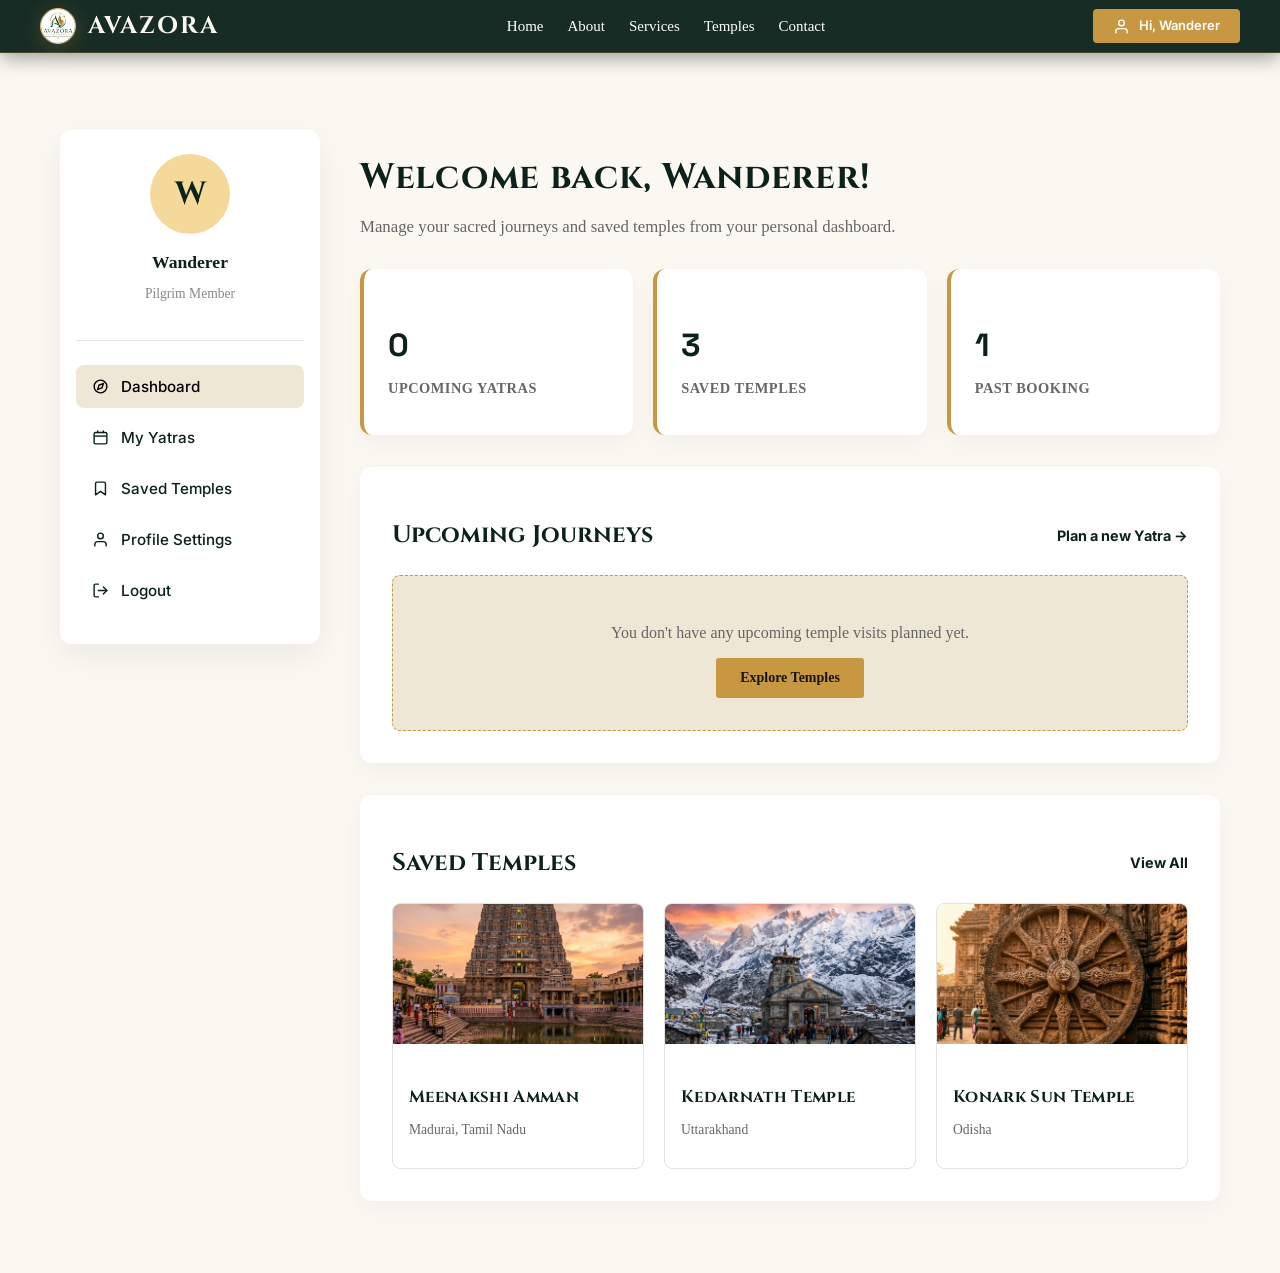
<file: dashboard.html>
<!DOCTYPE html>
<html lang="en">
<head>
    <meta charset="UTF-8">
    <meta name="viewport" content="width=device-width, initial-scale=1.0">
    <title>My Dashboard — Avazora Tourism</title>
    
    <!-- Google Fonts -->
    <link rel="preconnect" href="https://fonts.googleapis.com">
    <link rel="preconnect" href="https://fonts.gstatic.com" crossorigin>
    <link href="https://fonts.googleapis.com/css2?family=Cinzel:wght@500;600;700;800&family=Fraunces:ital,opsz,wght@0,9..144,400;0,9..144,600;1,9..144,500&family=Inter:wght@300;400;500;600;700&family=Space+Grotesk:wght@500;600;700&display=swap" rel="stylesheet">
    
    <!-- Main Stylesheet -->
    <link rel="stylesheet" href="css/style.css">
    
    <!-- Dashboard Specific Styles -->
    <style>
        body {
            background-color: var(--ivory);
            padding-top: 90px;
        }

        .dashboard-container {
            max-width: 1200px;
            margin: 40px auto;
            padding: 0 20px;
            display: flex;
            gap: 40px;
        }

        /* Sidebar Navigation */
        .dash-sidebar {
            width: 260px;
            flex-shrink: 0;
            background: #fff;
            border-radius: 12px;
            padding: 24px 16px;
            box-shadow: 0 12px 32px rgba(0,0,0,0.06);
            height: fit-content;
        }

        .dash-user-profile {
            text-align: center;
            margin-bottom: 24px;
            padding-bottom: 24px;
            border-bottom: 1px solid var(--line);
        }

        .dash-avatar {
            width: 80px;
            height: 80px;
            background-color: var(--gold-light);
            color: var(--green-deep);
            font-size: 2rem;
            font-weight: 700;
            border-radius: 50%;
            display: flex;
            align-items: center;
            justify-content: center;
            margin: 0 auto 12px;
            font-family: 'Cinzel', serif;
        }

        .dash-nav {
            list-style: none;
            padding: 0;
            margin: 0;
        }

        .dash-nav li {
            margin-bottom: 8px;
        }

        .dash-nav a {
            display: flex;
            align-items: center;
            gap: 12px;
            padding: 12px 16px;
            text-decoration: none;
            color: var(--green-deep);
            font-weight: 500;
            border-radius: 8px;
            transition: 0.2s;
            font-family: 'Inter', sans-serif;
            font-size: 0.95rem;
        }

        .dash-nav a:hover, .dash-nav a.active {
            background: var(--ivory-dim);
            color: var(--gold-dark);
        }

        /* Main Content */
        .dash-main {
            flex: 1;
        }

        .dash-header {
            margin-bottom: 32px;
        }

        .dash-header h1 {
            color: var(--green-deep);
            font-size: 2.2rem;
            margin-bottom: 8px;
        }

        .dash-header p {
            color: #666;
            font-size: 1.05rem;
        }

        .stats-grid {
            display: grid;
            grid-template-columns: repeat(auto-fit, minmax(200px, 1fr));
            gap: 20px;
            margin-bottom: 32px;
        }

        .stat-card {
            background: #fff;
            padding: 24px;
            border-radius: 12px;
            box-shadow: 0 8px 24px rgba(0,0,0,0.04);
            border-left: 4px solid var(--gold);
        }

        .stat-card h3 {
            font-family: 'Space Grotesk', sans-serif;
            font-size: 2rem;
            color: var(--green-deep);
            margin-bottom: 4px;
        }

        .stat-card p {
            font-size: 0.9rem;
            color: #666;
            text-transform: uppercase;
            letter-spacing: 0.5px;
            font-weight: 600;
        }

        .dash-section {
            background: #fff;
            padding: 32px;
            border-radius: 12px;
            box-shadow: 0 8px 24px rgba(0,0,0,0.04);
            margin-bottom: 32px;
        }

        .dash-section h2 {
            font-size: 1.5rem;
            color: var(--green-deep);
            margin-bottom: 24px;
            font-family: 'Cinzel', serif;
            display: flex;
            justify-content: space-between;
            align-items: center;
        }

        .dash-section h2 .view-all {
            font-size: 0.9rem;
            font-family: 'Inter', sans-serif;
            color: var(--gold-dark);
            text-decoration: none;
        }

        /* Saved Temples Mini Grid */
        .saved-temples {
            display: grid;
            grid-template-columns: repeat(auto-fit, minmax(220px, 1fr));
            gap: 20px;
        }

        .saved-temple-card {
            border-radius: 8px;
            overflow: hidden;
            border: 1px solid var(--line);
            transition: 0.3s;
        }

        .saved-temple-card:hover {
            box-shadow: 0 12px 24px rgba(0,0,0,0.1);
            transform: translateY(-4px);
        }

        .saved-temple-img {
            height: 140px;
            width: 100%;
            object-fit: cover;
        }

        .saved-temple-info {
            padding: 16px;
        }

        .saved-temple-info h4 {
            margin-bottom: 4px;
            color: var(--green-deep);
            font-size: 1.05rem;
        }

        .saved-temple-info p {
            font-size: 0.85rem;
            color: #666;
        }

        @media (max-width: 900px) {
            .dashboard-container { flex-direction: column; }
            .dash-sidebar { width: 100%; display: flex; flex-direction: row; gap: 20px; align-items: center; padding: 16px; }
            .dash-user-profile { border-bottom: none; border-right: 1px solid var(--line); padding-right: 20px; margin-bottom: 0; padding-bottom: 0; display: flex; align-items: center; gap: 16px; text-align: left; }
            .dash-avatar { margin: 0; width: 60px; height: 60px; font-size: 1.5rem; }
            .dash-nav { display: flex; overflow-x: auto; flex: 1; padding-bottom: 4px; }
            .dash-nav li { margin-bottom: 0; margin-right: 12px; white-space: nowrap; }
        }
    </style>
</head>
<body>

    <!-- NAVBAR (Solid State) -->
    <nav class="navbar solid" id="nav">
        <div class="logo">
            <a href="index.html" style="display:flex; align-items:center; gap:12px; text-decoration:none; color:var(--ivory);">
                <img src="images/logo.jpg" alt="Avazora Tourism Logo" class="nav-logo-img" />
                <span>AVAZORA</span>
            </a>
        </div>

        <div class="nav-links">
            <a href="index.html#home">Home</a>
            <a href="about.html">About</a>
            <a href="index.html#services">Services</a>
            <a href="index.html#temples">Temples</a>
            <a href="contact.html">Contact</a>
        </div>

        <div class="nav-right">
            <!-- Logged in state -->
            <button class="nav-auth-btn" style="border:none; cursor:pointer;" onclick="window.location.href='dashboard.html'">
                <span data-icon="user" style="margin-right:6px"></span> <span id="navUserGreeting">My Account</span>
            </button>
            <span class="mobile-toggle icon-btn" id="mobileToggle" data-icon="menu"></span>
        </div>

        <div class="mobile-menu" id="mobileMenu">
            <a href="index.html#home">Home</a>
            <a href="about.html">About</a>
            <a href="index.html#services">Services</a>
            <a href="index.html#temples">Temples</a>
            <a href="contact.html">Contact</a>
            <a href="dashboard.html" id="mobileAuthLink">Dashboard</a>
            <a href="#" onclick="logout()">Logout</a>
        </div>
    </nav>

    <div class="dashboard-container">
        <!-- Sidebar -->
        <aside class="dash-sidebar">
            <div class="dash-user-profile">
                <div class="dash-avatar" id="dashAvatar">U</div>
                <div>
                    <h3 id="dashSidebarName" style="color:var(--green-deep); font-size:1.1rem; margin-bottom:4px;">User</h3>
                    <p style="color:#888; font-size:0.85rem;">Pilgrim Member</p>
                </div>
            </div>
            
            <ul class="dash-nav">
                <li><a href="#" class="active"><span data-icon="compass"></span> Dashboard</a></li>
                <li><a href="#"><span data-icon="calendar"></span> My Yatras</a></li>
                <li><a href="#"><span data-icon="bookmark"></span> Saved Temples</a></li>
                <li><a href="#"><span data-icon="user"></span> Profile Settings</a></li>
                <li><a href="#" onclick="logout()"><span data-icon="log-out"></span> Logout</a></li>
            </ul>
        </aside>

        <!-- Main Content -->
        <main class="dash-main">
            <div class="dash-header">
                <h1 class="f-cinzel">Welcome back, <span id="dashMainName">User</span>!</h1>
                <p>Manage your sacred journeys and saved temples from your personal dashboard.</p>
            </div>

            <div class="stats-grid">
                <div class="stat-card">
                    <h3>0</h3>
                    <p>Upcoming Yatras</p>
                </div>
                <div class="stat-card">
                    <h3>3</h3>
                    <p>Saved Temples</p>
                </div>
                <div class="stat-card">
                    <h3>1</h3>
                    <p>Past Booking</p>
                </div>
            </div>

            <div class="dash-section">
                <h2>Upcoming Journeys <a href="index.html#temples" class="view-all">Plan a new Yatra &rarr;</a></h2>
                <div style="background: var(--ivory-dim); border-radius: 8px; padding: 32px; text-align: center; border: 1px dashed var(--gold);">
                    <p style="color: #666; margin-bottom: 16px;">You don't have any upcoming temple visits planned yet.</p>
                    <button class="btn-solid" onclick="window.location.href='index.html#temples'">Explore Temples</button>
                </div>
            </div>

            <div class="dash-section">
                <h2>Saved Temples <a href="#" class="view-all">View All</a></h2>
                <div class="saved-temples">
                    <div class="saved-temple-card">
                        <img src="images/meenakshi.jpg" alt="Meenakshi Temple" class="saved-temple-img">
                        <div class="saved-temple-info">
                            <h4 class="f-cinzel">Meenakshi Amman</h4>
                            <p>Madurai, Tamil Nadu</p>
                        </div>
                    </div>
                    
                    <div class="saved-temple-card">
                        <img src="images/kedarnath.jpg" alt="Kedarnath" class="saved-temple-img">
                        <div class="saved-temple-info">
                            <h4 class="f-cinzel">Kedarnath Temple</h4>
                            <p>Uttarakhand</p>
                        </div>
                    </div>

                    <div class="saved-temple-card">
                        <img src="images/konark.jpg" alt="Konark Sun Temple" class="saved-temple-img">
                        <div class="saved-temple-info">
                            <h4 class="f-cinzel">Konark Sun Temple</h4>
                            <p>Odisha</p>
                        </div>
                    </div>
                </div>
            </div>
        </main>
    </div>

    <script>
        // Load User Details
        window.addEventListener('DOMContentLoaded', () => {
            const userName = localStorage.getItem('avazora_user_name') || 'Wanderer';
            const firstName = userName.split(' ')[0];
            
            // Populate UI Elements
            document.getElementById('dashSidebarName').innerText = userName;
            document.getElementById('dashMainName').innerText = firstName;
            document.getElementById('navUserGreeting').innerText = `Hi, ${firstName}`;
            
            // Set Avatar Initial
            document.getElementById('dashAvatar').innerText = firstName.charAt(0).toUpperCase();
        });

        // Logout function
        function logout() {
            localStorage.removeItem('avazora_user_name');
            window.location.href = 'index.html';
        }

        // Mobile Nav Toggle (Shared logic)
        const toggle = document.getElementById("mobileToggle");
        const menu = document.getElementById("mobileMenu");
        if (toggle && menu) {
            toggle.addEventListener("click", () => {
                const open = menu.classList.toggle("open");
                toggle.setAttribute("data-icon", open ? "x" : "menu");
            });
        }
    </script>
</body>
</html>
</file>
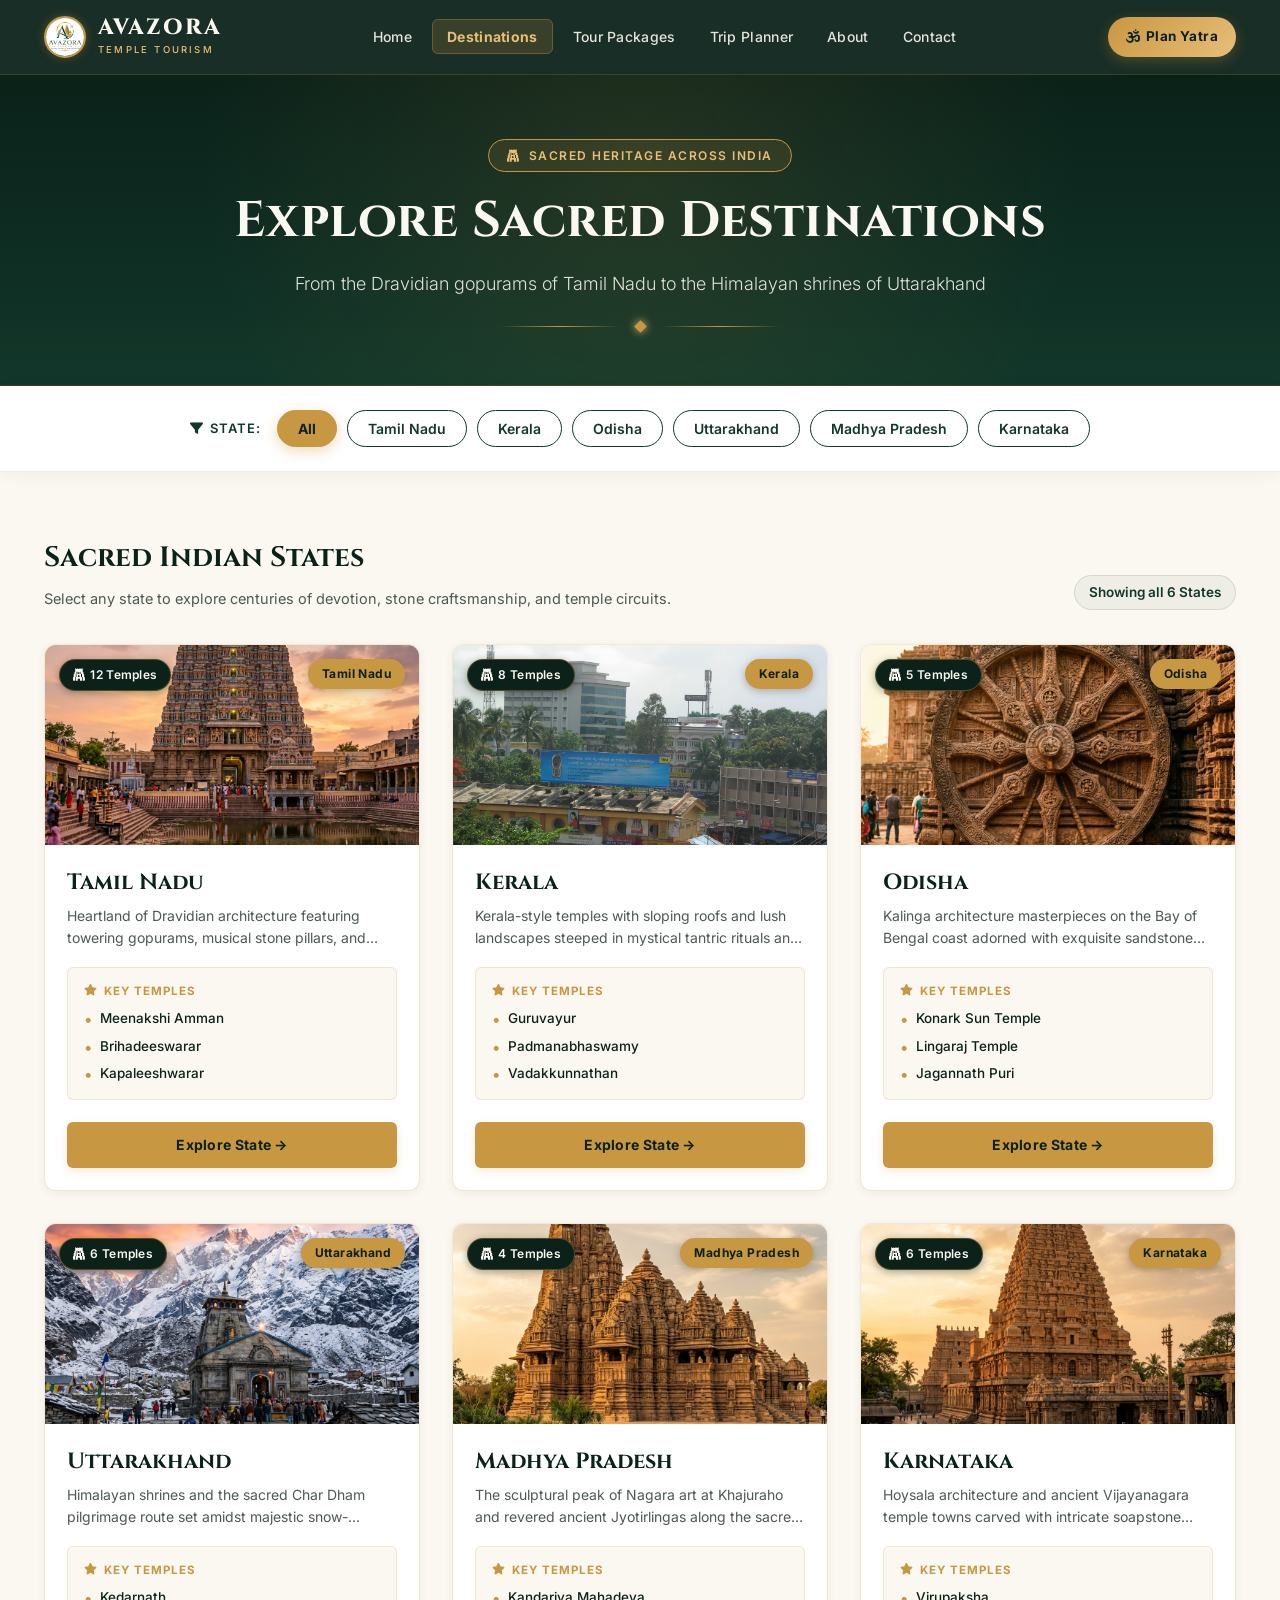
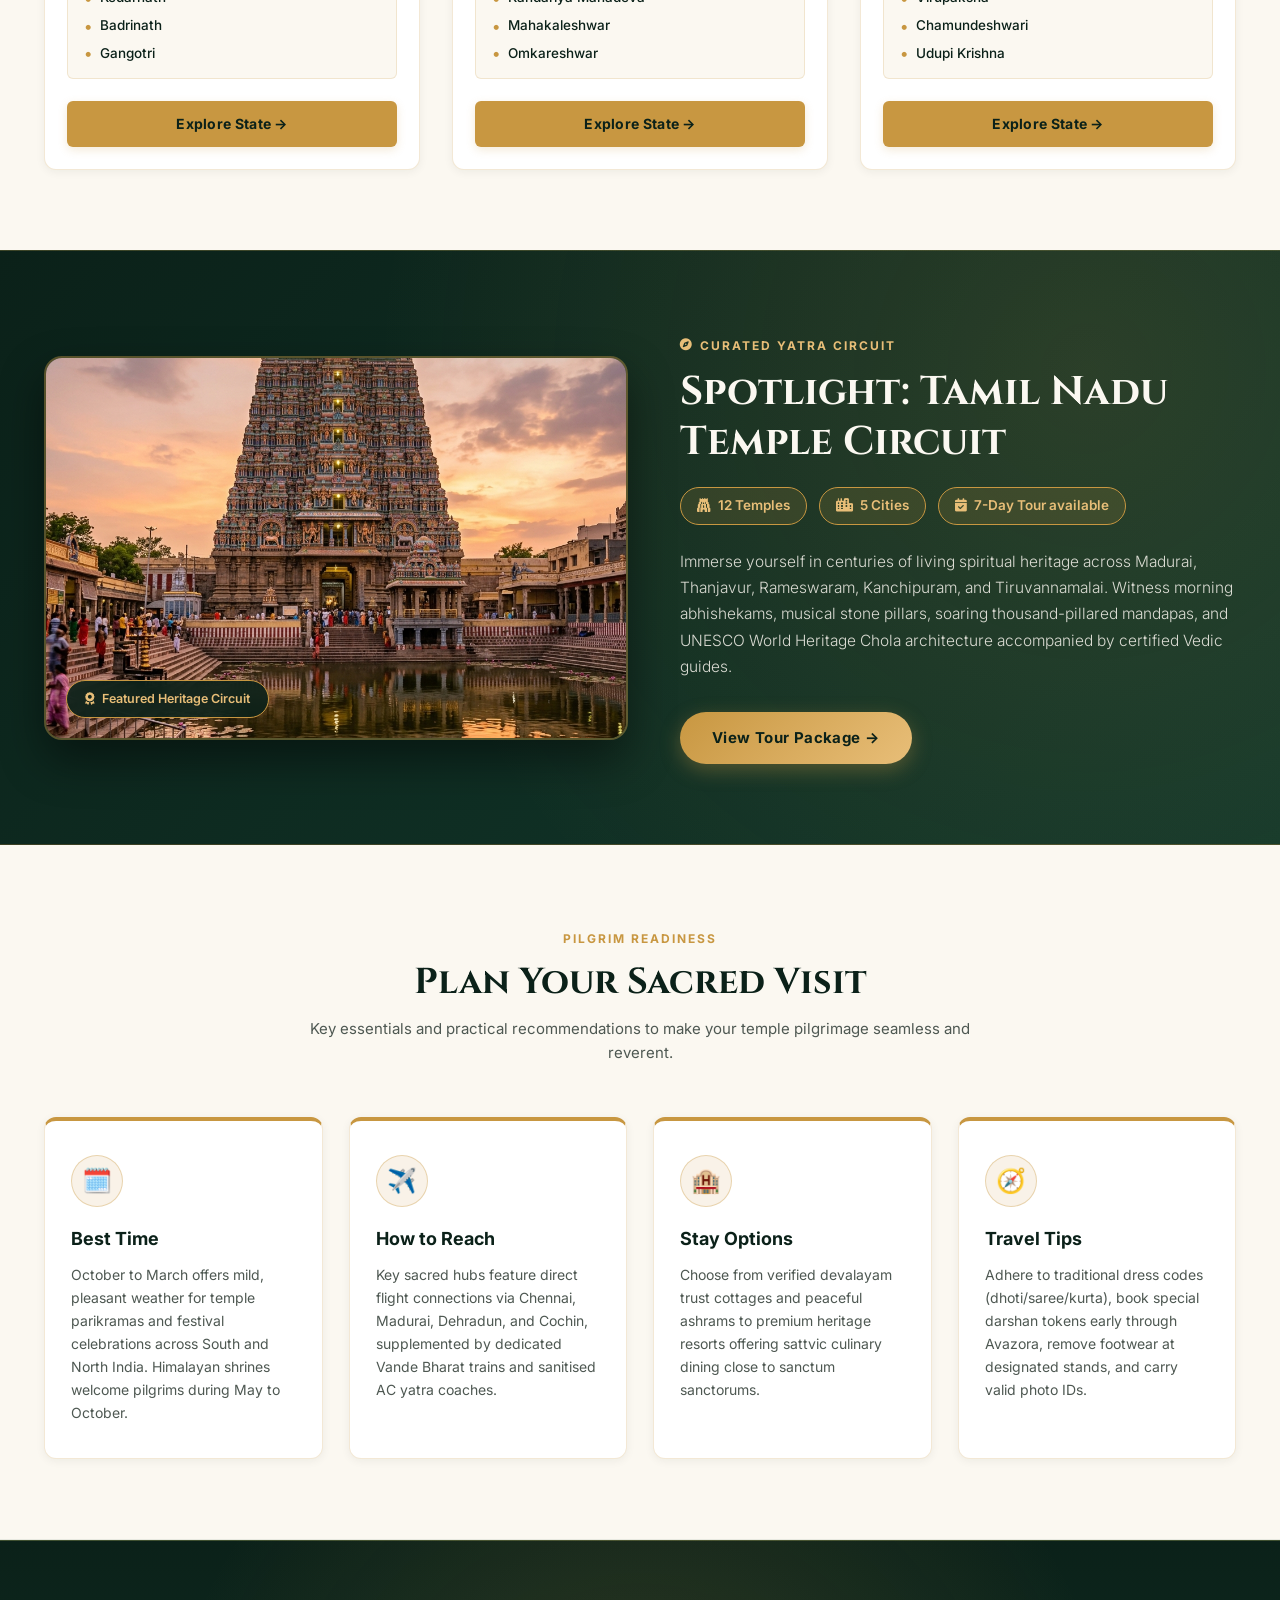
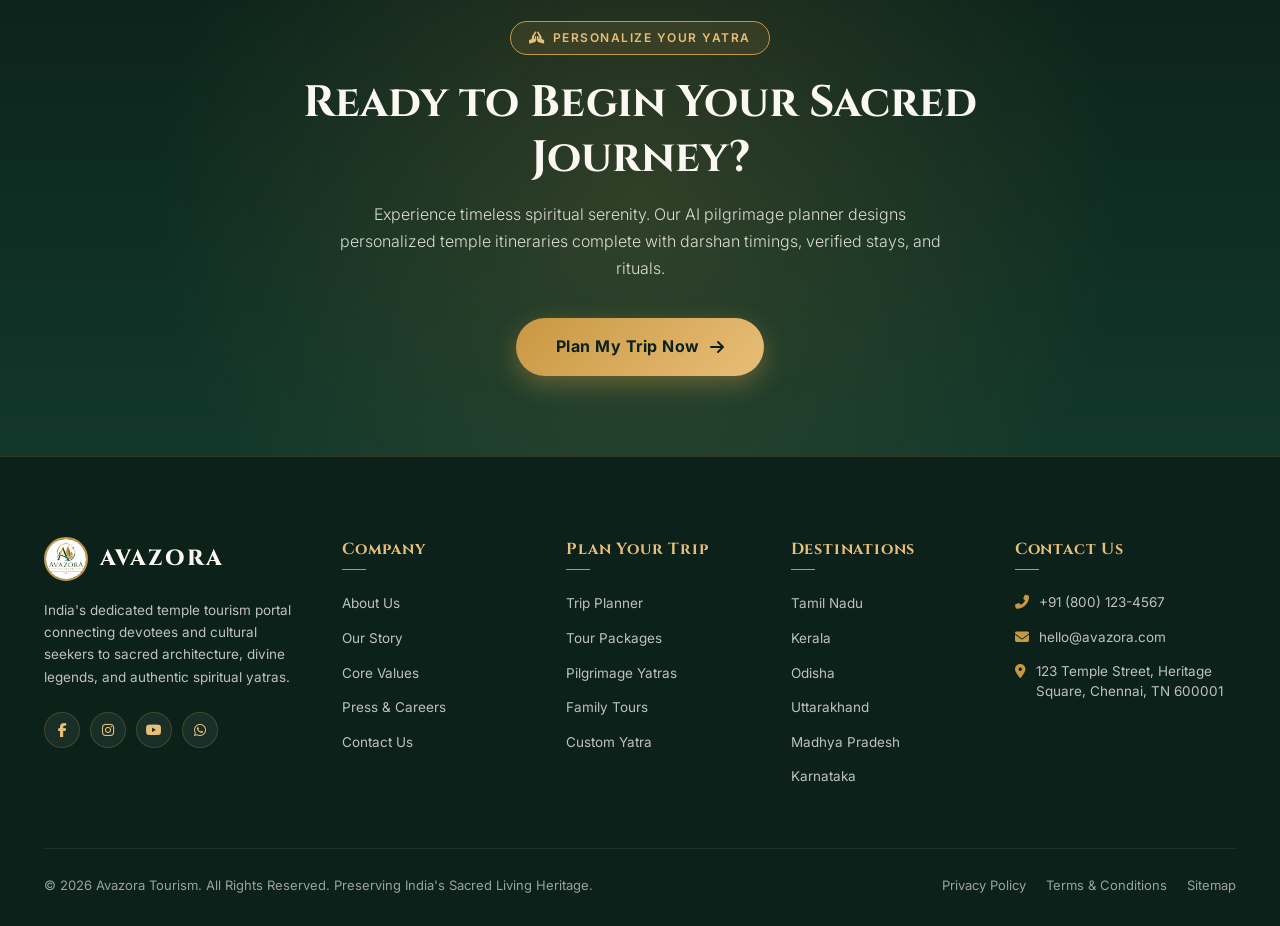
<file: destinations.html>
<!DOCTYPE html>
<html lang="en">
<head>
    <meta charset="UTF-8" />
    <meta name="viewport" content="width=device-width, initial-scale=1.0" />
    <title>Sacred Destinations — Avazora Temple Tourism</title>
    <meta name="description" content="Explore India's most sacred temple destinations. From Dravidian gopurams of Tamil Nadu to Himalayan Char Dham shrines in Uttarakhand." />

    <!-- Google Fonts -->
    <link rel="preconnect" href="https://fonts.googleapis.com">
    <link rel="preconnect" href="https://fonts.gstatic.com" crossorigin>
    <link href="https://fonts.googleapis.com/css2?family=Cinzel:wght@500;600;700;800&family=Inter:wght@300;400;500;600;700&display=swap" rel="stylesheet">

    <!-- Font Awesome for crisp icons -->
    <link rel="stylesheet" href="https://cdnjs.cloudflare.com/ajax/libs/font-awesome/6.5.1/css/all.min.css" crossorigin="anonymous" referrerpolicy="no-referrer" />

    <style>
        /* ============================================================
           AVAZORA TEMPLE TOURISM — THEME & DESIGN TOKENS
        ============================================================ */
        :root {
            --green-deep:   #0B2119;
            --green:        #12382B;
            --gold:         #C89741;
            --gold-bright:  #E8BE78;
            --ivory:        #FBF8F1;
            --ink:          #171512;

            /* Supplementary nuances */
            --green-tint:   rgba(18, 56, 43, 0.05);
            --gold-subtle:  rgba(200, 151, 65, 0.15);
            --border-gold:  rgba(200, 151, 65, 0.3);
            --white:        #FFFFFF;
            --text-muted:   #4E5852;
            --radius-sm:    6px;
            --radius-md:    12px;
            --radius-lg:    18px;
            --shadow-sm:    0 2px 10px rgba(11, 33, 25, 0.06);
            --shadow-md:    0 8px 26px rgba(11, 33, 25, 0.1);
            --shadow-lg:    0 16px 40px rgba(11, 33, 25, 0.16);
            --transition:   all 0.3s cubic-bezier(0.25, 0.8, 0.25, 1);
        }

        *, *::before, *::after {
            box-sizing: border-box;
            margin: 0;
            padding: 0;
        }

        html {
            scroll-behavior: smooth;
        }

        body {
            font-family: 'Inter', -apple-system, BlinkMacSystemFont, 'Segoe UI', Roboto, sans-serif;
            color: var(--ink);
            background-color: var(--ivory);
            line-height: 1.6;
            overflow-x: hidden;
            -webkit-font-smoothing: antialiased;
        }

        a {
            text-decoration: none;
            color: inherit;
            transition: var(--transition);
        }

        img {
            max-width: 100%;
            height: auto;
            display: block;
        }

        button {
            font-family: inherit;
            cursor: pointer;
            border: none;
            outline: none;
            transition: var(--transition);
        }

        .container {
            width: 100%;
            max-width: 1240px;
            margin: 0 auto;
            padding: 0 24px;
        }

        /* ============================================================
           STICKY NAVBAR
        ============================================================ */
        .navbar {
            position: sticky;
            top: 0;
            z-index: 1000;
            background: rgba(11, 33, 25, 0.94);
            backdrop-filter: blur(10px);
            -webkit-backdrop-filter: blur(10px);
            border-bottom: 1px solid rgba(200, 151, 65, 0.2);
            transition: background 0.3s ease, padding 0.3s ease, box-shadow 0.3s ease, border-color 0.3s ease;
            padding: 16px 0;
        }

        /* Solid dark green on scroll */
        .navbar.solid {
            background: var(--green-deep) !important;
            padding: 11px 0;
            box-shadow: 0 6px 24px rgba(0, 0, 0, 0.38);
            border-bottom: 1px solid rgba(200, 151, 65, 0.35);
        }

        .nav-inner {
            display: flex;
            align-items: center;
            justify-content: space-between;
            gap: 20px;
        }

        .nav-logo {
            display: flex;
            align-items: center;
            gap: 12px;
            text-decoration: none;
            flex-shrink: 0;
        }

        .nav-logo img {
            width: 42px;
            height: 42px;
            border-radius: 50%;
            object-fit: cover;
            border: 2px solid var(--gold);
            box-shadow: 0 0 10px rgba(200, 151, 65, 0.3);
        }

        .nav-logo-text {
            display: flex;
            flex-direction: column;
        }

        .nav-logo-brand {
            font-family: 'Cinzel', serif;
            font-size: 22px;
            font-weight: 800;
            letter-spacing: 2px;
            color: var(--ivory);
            line-height: 1;
        }

        .nav-logo-sub {
            font-size: 9.5px;
            letter-spacing: 2.2px;
            text-transform: uppercase;
            color: var(--gold-bright);
            font-weight: 500;
            margin-top: 3px;
        }

        .nav-links {
            display: flex;
            align-items: center;
            gap: 6px;
            list-style: none;
        }

        .nav-links a {
            color: rgba(251, 248, 241, 0.9);
            font-size: 14px;
            font-weight: 500;
            padding: 8px 14px;
            border-radius: 6px;
            letter-spacing: 0.3px;
            position: relative;
        }

        .nav-links a:hover {
            color: var(--gold-bright);
            background: rgba(200, 151, 65, 0.12);
        }

        .nav-links a.active {
            color: var(--gold-bright);
            font-weight: 700;
            background: rgba(200, 151, 65, 0.18);
            border: 1px solid rgba(200, 151, 65, 0.35);
        }

        .nav-actions {
            display: flex;
            align-items: center;
            gap: 14px;
        }

        .nav-cta-btn {
            background: linear-gradient(135deg, var(--gold), var(--gold-bright));
            color: var(--green-deep);
            padding: 9px 18px;
            border-radius: 24px;
            font-size: 13.5px;
            font-weight: 700;
            letter-spacing: 0.4px;
            display: inline-flex;
            align-items: center;
            gap: 6px;
            box-shadow: 0 4px 14px rgba(200, 151, 65, 0.28);
        }

        .nav-cta-btn:hover {
            transform: translateY(-2px);
            box-shadow: 0 6px 18px rgba(200, 151, 65, 0.45);
            filter: brightness(1.06);
        }

        .mobile-toggle {
            display: none;
            background: transparent;
            color: var(--ivory);
            font-size: 22px;
            padding: 6px;
            cursor: pointer;
        }

        /* Mobile Menu */
        .mobile-menu {
            display: none;
            background: var(--green-deep);
            border-top: 1px solid rgba(200, 151, 65, 0.25);
            padding: 16px 24px 24px;
        }

        .mobile-menu.open {
            display: block;
        }

        .mobile-menu a {
            display: block;
            padding: 12px 0;
            color: var(--ivory);
            font-size: 15px;
            border-bottom: 1px solid rgba(255, 255, 255, 0.08);
            font-weight: 500;
        }

        .mobile-menu a.active {
            color: var(--gold-bright);
            font-weight: 700;
        }

        .mobile-menu a:last-child {
            border-bottom: none;
        }

        .mobile-menu-cta {
            margin-top: 16px;
            background: var(--gold);
            color: var(--green-deep) !important;
            text-align: center;
            border-radius: 20px;
            padding: 12px !important;
            font-weight: 700;
        }

        /* ============================================================
           1. HERO SECTION (compact, not fullscreen)
        ============================================================ */
        .destinations-hero {
            background-color: var(--green-deep);
            background-image: 
                radial-gradient(circle at 50% 30%, rgba(200, 151, 65, 0.12) 0%, transparent 65%),
                linear-gradient(180deg, rgba(11, 33, 25, 0.98) 0%, rgba(18, 56, 43, 0.95) 100%);
            padding: 64px 24px 54px;
            text-align: center;
            position: relative;
            border-bottom: 1px solid rgba(200, 151, 65, 0.25);
        }

        .hero-badge {
            display: inline-flex;
            align-items: center;
            gap: 8px;
            background: rgba(200, 151, 65, 0.12);
            border: 1px solid var(--gold);
            padding: 6px 18px;
            border-radius: 30px;
            font-size: 12px;
            font-weight: 600;
            letter-spacing: 1.5px;
            text-transform: uppercase;
            color: var(--gold-bright);
            margin-bottom: 18px;
        }

        .destinations-hero h1 {
            font-family: 'Cinzel', serif;
            font-size: clamp(32px, 4.4vw, 50px);
            font-weight: 700;
            color: var(--ivory);
            line-height: 1.25;
            max-width: 900px;
            margin: 0 auto 16px;
            letter-spacing: 0.5px;
        }

        .destinations-hero p.hero-subtext {
            font-family: 'Inter', sans-serif;
            font-size: clamp(15px, 1.8vw, 18px);
            color: rgba(251, 248, 241, 0.88);
            font-weight: 300;
            max-width: 720px;
            margin: 0 auto;
            line-height: 1.65;
        }

        /* Gold decorative divider line */
        .gold-divider {
            display: flex;
            align-items: center;
            justify-content: center;
            gap: 16px;
            margin: 24px auto 0;
            max-width: 280px;
        }

        .gold-divider-line {
            flex: 1;
            height: 1px;
            background: linear-gradient(90deg, transparent, var(--gold), transparent);
        }

        .gold-divider-gem {
            width: 9px;
            height: 9px;
            background: var(--gold);
            transform: rotate(45deg);
            box-shadow: 0 0 8px var(--gold-bright);
        }

        /* ============================================================
           2. FILTER BAR
        ============================================================ */
        .filter-section {
            background: #FFFFFF;
            padding: 24px 0;
            border-bottom: 1px solid rgba(18, 56, 43, 0.08);
            position: sticky;
            top: 73px;
            z-index: 990;
            box-shadow: 0 4px 18px rgba(11, 33, 25, 0.04);
            transition: top 0.3s ease;
        }

        .filter-wrapper {
            display: flex;
            align-items: center;
            justify-content: center;
            gap: 10px;
            flex-wrap: wrap;
        }

        .filter-label {
            font-size: 13px;
            font-weight: 600;
            color: var(--green);
            text-transform: uppercase;
            letter-spacing: 1px;
            margin-right: 6px;
            display: flex;
            align-items: center;
            gap: 6px;
        }

        .filter-pills {
            display: flex;
            align-items: center;
            gap: 10px;
            flex-wrap: wrap;
            justify-content: center;
        }

        .filter-pill {
            background: transparent;
            color: var(--green);
            border: 1.5px solid var(--green);
            padding: 9px 20px;
            border-radius: 30px;
            font-size: 14px;
            font-weight: 600;
            cursor: pointer;
            transition: var(--transition);
            white-space: nowrap;
        }

        .filter-pill:hover {
            background: rgba(18, 56, 43, 0.08);
            color: var(--green-deep);
            border-color: var(--green-deep);
            transform: translateY(-1px);
        }

        /* Active pill = gold background */
        .filter-pill.active {
            background: var(--gold) !important;
            color: var(--green-deep) !important;
            border-color: var(--gold) !important;
            font-weight: 700;
            box-shadow: 0 4px 14px rgba(200, 151, 65, 0.35);
        }

        /* ============================================================
           3. DESTINATION CARDS GRID (3 cols desktop, 2 tablet, 1 mobile)
        ============================================================ */
        .cards-section {
            padding: 64px 0 80px;
        }

        .cards-grid-header {
            display: flex;
            justify-content: space-between;
            align-items: flex-end;
            margin-bottom: 34px;
            flex-wrap: wrap;
            gap: 16px;
        }

        .cards-grid-title h2 {
            font-family: 'Cinzel', serif;
            font-size: 28px;
            color: var(--green-deep);
            margin-bottom: 6px;
        }

        .cards-grid-title p {
            font-size: 14.5px;
            color: var(--text-muted);
        }

        .cards-count {
            font-size: 13.5px;
            font-weight: 600;
            color: var(--green);
            background: var(--green-tint);
            padding: 6px 14px;
            border-radius: 20px;
            border: 1px solid rgba(18, 56, 43, 0.12);
        }

        .cards-grid {
            display: grid;
            grid-template-columns: repeat(3, 1fr);
            gap: 32px;
        }

        .destination-card {
            background: #FFFFFF;
            border-radius: var(--radius-md);
            overflow: hidden;
            border: 1px solid rgba(200, 151, 65, 0.22);
            box-shadow: var(--shadow-sm);
            display: flex;
            flex-direction: column;
            transition: transform 0.35s cubic-bezier(0.2, 0.8, 0.2, 1), box-shadow 0.35s ease, border-color 0.35s ease;
            position: relative;
            opacity: 1;
            transform: translateY(0);
        }

        .destination-card:hover {
            transform: translateY(-8px);
            box-shadow: var(--shadow-lg);
            border-color: var(--gold);
        }

        /* Image top (200px, cover) */
        .card-img-wrap {
            position: relative;
            height: 200px;
            width: 100%;
            overflow: hidden;
            background: var(--green-deep);
        }

        .card-img-wrap img {
            width: 100%;
            height: 100%;
            object-fit: cover;
            transition: transform 0.6s ease;
        }

        .destination-card:hover .card-img-wrap img {
            transform: scale(1.08);
        }

        /* Top-left badge: dark green pill */
        .badge-temples {
            position: absolute;
            top: 14px;
            left: 14px;
            background: var(--green-deep);
            color: var(--ivory);
            padding: 5px 13px;
            border-radius: 20px;
            font-size: 12px;
            font-weight: 600;
            letter-spacing: 0.3px;
            border: 1px solid rgba(200, 151, 65, 0.35);
            box-shadow: 0 2px 8px rgba(0, 0, 0, 0.35);
            display: inline-flex;
            align-items: center;
            gap: 5px;
            z-index: 2;
        }

        /* Top-right badge: state name (gold pill) */
        .badge-state {
            position: absolute;
            top: 14px;
            right: 14px;
            background: var(--gold);
            color: var(--green-deep);
            padding: 5px 14px;
            border-radius: 20px;
            font-size: 12px;
            font-weight: 700;
            letter-spacing: 0.4px;
            box-shadow: 0 2px 8px rgba(0, 0, 0, 0.25);
            z-index: 2;
        }

        /* Card body */
        .card-body {
            padding: 24px 22px 22px;
            display: flex;
            flex-direction: column;
            flex-grow: 1;
        }

        /* State name in Cinzel */
        .card-state-name {
            font-family: 'Cinzel', serif;
            font-size: 22px;
            font-weight: 700;
            color: var(--green-deep);
            margin-bottom: 8px;
            line-height: 1.25;
        }

        /* 2-line description in Inter */
        .card-desc {
            font-family: 'Inter', sans-serif;
            font-size: 14px;
            line-height: 1.55;
            color: var(--text-muted);
            margin-bottom: 18px;
            display: -webkit-box;
            -webkit-line-clamp: 2;
            -webkit-box-orient: vertical;
            overflow: hidden;
            min-height: 44px;
        }

        /* 3 key temples as bullets */
        .card-temples-box {
            background: var(--ivory);
            padding: 14px 16px;
            border-radius: var(--radius-sm);
            border: 1px solid rgba(200, 151, 65, 0.2);
            margin-bottom: 22px;
        }

        .card-temples-label {
            font-size: 11.5px;
            font-weight: 700;
            text-transform: uppercase;
            letter-spacing: 1px;
            color: var(--gold);
            margin-bottom: 8px;
            display: flex;
            align-items: center;
            gap: 6px;
        }

        .card-temples-list {
            list-style: none;
            display: flex;
            flex-direction: column;
            gap: 6px;
        }

        .card-temples-list li {
            font-size: 13.5px;
            color: var(--green-deep);
            font-weight: 500;
            display: flex;
            align-items: center;
            gap: 8px;
        }

        .card-temples-list li::before {
            content: '•';
            color: var(--gold);
            font-size: 16px;
            line-height: 1;
        }

        /* 'Explore State →' gold button */
        .btn-card-gold {
            margin-top: auto;
            background: var(--gold);
            color: var(--green-deep);
            font-family: 'Inter', sans-serif;
            font-weight: 700;
            font-size: 14px;
            letter-spacing: 0.3px;
            text-align: center;
            padding: 12px 20px;
            border-radius: var(--radius-sm);
            display: flex;
            align-items: center;
            justify-content: center;
            gap: 8px;
            transition: var(--transition);
            box-shadow: 0 3px 10px rgba(200, 151, 65, 0.2);
        }

        .btn-card-gold:hover {
            background: var(--gold-bright);
            transform: translateY(-2px);
            box-shadow: 0 6px 16px rgba(200, 151, 65, 0.35);
            color: var(--green-deep);
        }

        /* ============================================================
           4. FEATURED HIGHLIGHT (full-width dark green band)
        ============================================================ */
        .featured-section {
            background-color: var(--green-deep);
            background-image: 
                radial-gradient(circle at 85% 20%, rgba(200, 151, 65, 0.15) 0%, transparent 60%),
                linear-gradient(135deg, #0B2119 0%, #12382B 100%);
            padding: 80px 0;
            color: var(--ivory);
            border-top: 1px solid rgba(200, 151, 65, 0.25);
            border-bottom: 1px solid rgba(200, 151, 65, 0.25);
            position: relative;
        }

        .featured-grid {
            display: grid;
            grid-template-columns: 1.05fr 1fr;
            gap: 52px;
            align-items: center;
        }

        .featured-img-card {
            position: relative;
            border-radius: var(--radius-lg);
            overflow: hidden;
            box-shadow: 0 20px 45px rgba(0, 0, 0, 0.45);
            border: 2px solid rgba(200, 151, 65, 0.4);
        }

        .featured-img-card img {
            width: 100%;
            height: 380px;
            object-fit: cover;
            display: block;
        }

        .featured-img-badge {
            position: absolute;
            bottom: 20px;
            left: 20px;
            background: rgba(11, 33, 25, 0.9);
            backdrop-filter: blur(8px);
            border: 1px solid var(--gold);
            padding: 8px 18px;
            border-radius: 30px;
            font-size: 12.5px;
            font-weight: 600;
            color: var(--gold-bright);
            display: flex;
            align-items: center;
            gap: 8px;
        }

        .featured-content-tag {
            display: inline-flex;
            align-items: center;
            gap: 6px;
            color: var(--gold-bright);
            font-size: 12px;
            font-weight: 700;
            text-transform: uppercase;
            letter-spacing: 2px;
            margin-bottom: 12px;
        }

        .featured-heading {
            font-family: 'Cinzel', serif;
            font-size: clamp(28px, 3.2vw, 40px);
            font-weight: 700;
            line-height: 1.25;
            color: var(--ivory);
            margin-bottom: 20px;
        }

        /* Stats & Details */
        .featured-meta-pills {
            display: flex;
            align-items: center;
            flex-wrap: wrap;
            gap: 12px;
            margin-bottom: 24px;
        }

        .meta-pill {
            background: rgba(200, 151, 65, 0.15);
            border: 1px solid var(--gold);
            color: var(--gold-bright);
            padding: 7px 16px;
            border-radius: 20px;
            font-size: 13.5px;
            font-weight: 600;
            display: flex;
            align-items: center;
            gap: 7px;
        }

        .featured-desc {
            font-size: 15.5px;
            color: rgba(251, 248, 241, 0.85);
            line-height: 1.7;
            margin-bottom: 32px;
            font-weight: 300;
        }

        /* Gold 'View Tour Package →' button */
        .btn-featured-gold {
            background: linear-gradient(135deg, var(--gold), var(--gold-bright));
            color: var(--green-deep);
            padding: 14px 32px;
            border-radius: 30px;
            font-size: 15px;
            font-weight: 700;
            letter-spacing: 0.4px;
            display: inline-flex;
            align-items: center;
            gap: 10px;
            transition: var(--transition);
            box-shadow: 0 6px 20px rgba(200, 151, 65, 0.35);
        }

        .btn-featured-gold:hover {
            transform: translateY(-3px);
            box-shadow: 0 10px 26px rgba(200, 151, 65, 0.5);
            filter: brightness(1.08);
        }

        /* ============================================================
           5. PLAN YOUR VISIT (ivory background, 4 info cards in row)
        ============================================================ */
        .plan-visit-section {
            background-color: var(--ivory);
            padding: 80px 0;
            border-bottom: 1px solid rgba(18, 56, 43, 0.08);
        }

        .section-header-center {
            text-align: center;
            max-width: 680px;
            margin: 0 auto 52px;
        }

        .section-tag {
            display: inline-block;
            font-size: 12px;
            font-weight: 700;
            text-transform: uppercase;
            letter-spacing: 2px;
            color: var(--gold);
            margin-bottom: 10px;
        }

        .section-title {
            font-family: 'Cinzel', serif;
            font-size: clamp(28px, 3vw, 36px);
            font-weight: 700;
            color: var(--green-deep);
            line-height: 1.3;
            margin-bottom: 12px;
        }

        .section-subtitle {
            font-size: 15px;
            color: var(--text-muted);
            line-height: 1.6;
        }

        .plan-cards-grid {
            display: grid;
            grid-template-columns: repeat(4, 1fr);
            gap: 26px;
        }

        .plan-info-card {
            background: #FFFFFF;
            border-radius: var(--radius-md);
            padding: 34px 26px;
            border: 1px solid rgba(200, 151, 65, 0.22);
            border-top: 4px solid var(--gold);
            box-shadow: var(--shadow-sm);
            transition: var(--transition);
            display: flex;
            flex-direction: column;
        }

        .plan-info-card:hover {
            transform: translateY(-6px);
            box-shadow: var(--shadow-md);
            border-color: var(--gold);
        }

        .plan-icon-wrap {
            width: 52px;
            height: 52px;
            border-radius: 50%;
            background: rgba(200, 151, 65, 0.12);
            border: 1px solid rgba(200, 151, 65, 0.35);
            display: flex;
            align-items: center;
            justify-content: center;
            font-size: 24px;
            margin-bottom: 20px;
        }

        .plan-card-heading {
            font-size: 18px;
            font-weight: 700;
            color: var(--green-deep);
            margin-bottom: 12px;
            line-height: 1.3;
        }

        .plan-card-text {
            font-size: 14px;
            color: var(--text-muted);
            line-height: 1.65;
        }

        /* ============================================================
           6. CTA BANNER (dark green background)
        ============================================================ */
        .cta-banner-section {
            background-color: var(--green-deep);
            background-image: 
                radial-gradient(circle at 50% 50%, rgba(200, 151, 65, 0.18) 0%, transparent 70%),
                linear-gradient(180deg, #0B2119 0%, #12382B 100%);
            padding: 80px 24px;
            text-align: center;
            color: var(--ivory);
            border-top: 1px solid rgba(200, 151, 65, 0.25);
            position: relative;
        }

        .cta-container {
            max-width: 780px;
            margin: 0 auto;
        }

        .cta-badge {
            display: inline-flex;
            align-items: center;
            gap: 7px;
            background: rgba(200, 151, 65, 0.12);
            border: 1px solid var(--gold);
            padding: 6px 18px;
            border-radius: 30px;
            font-size: 12px;
            font-weight: 600;
            letter-spacing: 1.5px;
            text-transform: uppercase;
            color: var(--gold-bright);
            margin-bottom: 20px;
        }

        .cta-banner-section h2 {
            font-family: 'Cinzel', serif;
            font-size: clamp(30px, 3.8vw, 44px);
            font-weight: 700;
            color: var(--ivory);
            line-height: 1.25;
            margin-bottom: 16px;
        }

        .cta-banner-section p {
            font-size: 16px;
            color: rgba(251, 248, 241, 0.85);
            line-height: 1.7;
            max-width: 620px;
            margin: 0 auto 36px;
            font-weight: 300;
        }

        /* Gold 'Plan My Trip Now' button → planner.html */
        .btn-cta-gold {
            background: linear-gradient(135deg, var(--gold), var(--gold-bright));
            color: var(--green-deep);
            font-family: 'Inter', sans-serif;
            font-size: 16px;
            font-weight: 700;
            letter-spacing: 0.5px;
            padding: 16px 40px;
            border-radius: 35px;
            display: inline-flex;
            align-items: center;
            gap: 10px;
            transition: var(--transition);
            box-shadow: 0 8px 24px rgba(200, 151, 65, 0.4);
        }

        .btn-cta-gold:hover {
            transform: translateY(-3px) scale(1.02);
            box-shadow: 0 12px 30px rgba(200, 151, 65, 0.55);
            filter: brightness(1.06);
            color: var(--green-deep);
        }

        /* ============================================================
           7. FOOTER
        ============================================================ */
        .footer {
            background-color: var(--green-deep);
            color: rgba(251, 248, 241, 0.85);
            padding: 80px 0 30px;
            border-top: 1px solid rgba(200, 151, 65, 0.2);
            font-size: 14px;
        }

        .footer-grid {
            display: grid;
            grid-template-columns: 1.4fr 1fr 1fr 1fr 1.2fr;
            gap: 40px;
            margin-bottom: 60px;
        }

        /* Col 1: Brand */
        .footer-col-brand .footer-logo {
            display: flex;
            align-items: center;
            gap: 12px;
            margin-bottom: 18px;
            text-decoration: none;
        }

        .footer-col-brand .footer-logo img {
            width: 44px;
            height: 44px;
            border-radius: 50%;
            object-fit: cover;
            border: 2px solid var(--gold);
        }

        .footer-brand-title {
            font-family: 'Cinzel', serif;
            font-size: 22px;
            font-weight: 800;
            letter-spacing: 2px;
            color: var(--ivory);
        }

        .footer-brand-desc {
            font-size: 13.5px;
            line-height: 1.65;
            color: rgba(251, 248, 241, 0.75);
            margin-bottom: 24px;
        }

        .footer-social-links {
            display: flex;
            gap: 10px;
        }

        .social-icon-btn {
            width: 36px;
            height: 36px;
            border-radius: 50%;
            background: rgba(255, 255, 255, 0.06);
            border: 1px solid rgba(200, 151, 65, 0.25);
            color: var(--gold-bright);
            display: flex;
            align-items: center;
            justify-content: center;
            font-size: 14px;
            transition: var(--transition);
        }

        .social-icon-btn:hover {
            background: var(--gold);
            color: var(--green-deep);
            border-color: var(--gold);
            transform: translateY(-2px);
        }

        /* Generic footer columns */
        .footer-col h4 {
            font-family: 'Cinzel', serif;
            font-size: 16px;
            font-weight: 700;
            color: var(--gold-bright);
            margin-bottom: 22px;
            letter-spacing: 0.8px;
            position: relative;
            padding-bottom: 8px;
        }

        .footer-col h4::after {
            content: '';
            position: absolute;
            bottom: 0;
            left: 0;
            width: 24px;
            height: 1.5px;
            background: var(--gold);
        }

        .footer-links-list {
            list-style: none;
            display: flex;
            flex-direction: column;
            gap: 12px;
        }

        .footer-links-list a {
            color: rgba(251, 248, 241, 0.75);
            font-size: 13.5px;
            transition: var(--transition);
            display: inline-block;
        }

        .footer-links-list a:hover {
            color: var(--gold-bright);
            transform: translateX(4px);
        }

        /* Col 5: Contact */
        .footer-contact-list {
            list-style: none;
            display: flex;
            flex-direction: column;
            gap: 14px;
        }

        .footer-contact-item {
            display: flex;
            align-items: flex-start;
            gap: 10px;
            font-size: 13.5px;
            color: rgba(251, 248, 241, 0.75);
            line-height: 1.5;
        }

        .footer-contact-item i {
            color: var(--gold);
            font-size: 14px;
            margin-top: 3px;
            flex-shrink: 0;
        }

        .footer-contact-link {
            color: rgba(251, 248, 241, 0.75);
        }

        .footer-contact-link:hover {
            color: var(--gold-bright);
        }

        /* Footer bottom bar */
        .footer-bottom {
            border-top: 1px solid rgba(255, 255, 255, 0.08);
            padding-top: 26px;
            display: flex;
            justify-content: space-between;
            align-items: center;
            flex-wrap: wrap;
            gap: 16px;
            font-size: 13px;
            color: rgba(251, 248, 241, 0.6);
        }

        .footer-legal-links {
            display: flex;
            gap: 20px;
        }

        .footer-legal-links a {
            color: rgba(251, 248, 241, 0.6);
        }

        .footer-legal-links a:hover {
            color: var(--gold-bright);
        }

        /* ============================================================
           RESPONSIVE MEDIA QUERIES
        ============================================================ */
        @media (max-width: 1100px) {
            .cards-grid {
                grid-template-columns: repeat(2, 1fr);
            }
            .plan-cards-grid {
                grid-template-columns: repeat(2, 1fr);
            }
            .footer-grid {
                grid-template-columns: repeat(3, 1fr);
            }
            .footer-col-brand {
                grid-column: span 3;
            }
        }

        @media (max-width: 900px) {
            .featured-grid {
                grid-template-columns: 1fr;
                gap: 36px;
            }
            .featured-img-card img {
                height: 300px;
            }
            .nav-links, .nav-actions .nav-cta-btn {
                display: none;
            }
            .mobile-toggle {
                display: block;
            }
            .filter-section {
                top: 68px;
            }
        }

        @media (max-width: 680px) {
            .cards-grid {
                grid-template-columns: 1fr;
            }
            .plan-cards-grid {
                grid-template-columns: 1fr;
            }
            .footer-grid {
                grid-template-columns: 1fr;
                gap: 32px;
            }
            .footer-col-brand {
                grid-column: span 1;
            }
            .footer-bottom {
                flex-direction: column;
                text-align: center;
                gap: 12px;
            }
            .filter-wrapper {
                justify-content: flex-start;
                overflow-x: auto;
                padding-bottom: 6px;
                flex-wrap: nowrap;
            }
            .filter-label {
                flex-shrink: 0;
            }
            .filter-pills {
                flex-wrap: nowrap;
                justify-content: flex-start;
            }
            .destinations-hero {
                padding: 48px 20px 40px;
            }
        }
    </style>
</head>
<body>

    <!-- ============================================================
         NAVIGATION
    ============================================================ -->
    <header>
        <nav class="navbar" id="navbar">
            <div class="container nav-inner">
                <!-- Logo: <img src='images/logo.jpg'> + AVAZORA text -->
                <a href="index.html" class="nav-logo">
                    <img src="images/logo.jpg" alt="Avazora Temple Tourism" />
                    <div class="nav-logo-text">
                        <span class="nav-logo-brand">AVAZORA</span>
                        <span class="nav-logo-sub">Temple Tourism</span>
                    </div>
                </a>

                <!-- Nav Links: Home | Destinations (active) | Tour Packages | Trip Planner | About | Contact -->
                <ul class="nav-links">
                    <li><a href="index.html">Home</a></li>
                    <li><a href="destinations.html" class="active">Destinations</a></li>
                    <li><a href="packages.html">Tour Packages</a></li>
                    <li><a href="planner.html">Trip Planner</a></li>
                    <li><a href="about.html">About</a></li>
                    <li><a href="contact.html">Contact</a></li>
                </ul>

                <!-- Actions -->
                <div class="nav-actions">
                    <a href="planner.html" class="nav-cta-btn"><i class="fas fa-om"></i> Plan Yatra</a>
                    <button class="mobile-toggle" id="mobileToggle" aria-label="Toggle mobile menu">
                        <i class="fas fa-bars"></i>
                    </button>
                </div>
            </div>

            <!-- Mobile Navigation Drawer -->
            <div class="mobile-menu" id="mobileMenu">
                <a href="index.html">Home</a>
                <a href="destinations.html" class="active">Destinations</a>
                <a href="packages.html">Tour Packages</a>
                <a href="planner.html">Trip Planner</a>
                <a href="about.html">About</a>
                <a href="contact.html">Contact</a>
                <a href="planner.html" class="mobile-menu-cta"><i class="fas fa-om"></i> Plan Sacred Yatra</a>
            </div>
        </nav>
    </header>

    <main>
        <!-- ============================================================
             1. HERO SECTION (compact, not fullscreen)
        ============================================================ -->
        <section class="destinations-hero">
            <div class="container">
                <div class="hero-badge">
                    <i class="fas fa-gopuram"></i> Sacred Heritage Across India
                </div>
                <!-- Cinzel heading -->
                <h1>Explore Sacred Destinations</h1>
                <!-- Subtext in Inter -->
                <p class="hero-subtext">
                    From the Dravidian gopurams of Tamil Nadu to the Himalayan shrines of Uttarakhand
                </p>
                <!-- Gold decorative divider line -->
                <div class="gold-divider">
                    <div class="gold-divider-line"></div>
                    <div class="gold-divider-gem"></div>
                    <div class="gold-divider-line"></div>
                </div>
            </div>
        </section>

        <!-- ============================================================
             2. FILTER BAR
        ============================================================ -->
        <section class="filter-section">
            <div class="container filter-wrapper">
                <span class="filter-label"><i class="fas fa-filter"></i> State:</span>
                <div class="filter-pills" id="filterPills" role="tablist">
                    <button class="filter-pill active" data-filter="all" role="tab" aria-selected="true">All</button>
                    <button class="filter-pill" data-filter="Tamil Nadu" role="tab" aria-selected="false">Tamil Nadu</button>
                    <button class="filter-pill" data-filter="Kerala" role="tab" aria-selected="false">Kerala</button>
                    <button class="filter-pill" data-filter="Odisha" role="tab" aria-selected="false">Odisha</button>
                    <button class="filter-pill" data-filter="Uttarakhand" role="tab" aria-selected="false">Uttarakhand</button>
                    <button class="filter-pill" data-filter="Madhya Pradesh" role="tab" aria-selected="false">Madhya Pradesh</button>
                    <button class="filter-pill" data-filter="Karnataka" role="tab" aria-selected="false">Karnataka</button>
                </div>
            </div>
        </section>

        <!-- ============================================================
             3. DESTINATION CARDS GRID (3 columns desktop, 2 tablet, 1 mobile)
        ============================================================ -->
        <section class="cards-section">
            <div class="container">
                <div class="cards-grid-header">
                    <div class="cards-grid-title">
                        <h2>Sacred Indian States</h2>
                        <p>Select any state to explore centuries of devotion, stone craftsmanship, and temple circuits.</p>
                    </div>
                    <div class="cards-count" id="cardsCountDisplay">Showing all 6 States</div>
                </div>

                <div class="cards-grid" id="destinationsGrid">
                    <!-- CARD 1: Tamil Nadu -->
                    <article class="destination-card" data-state="Tamil Nadu">
                        <div class="card-img-wrap">
                            <img src="images/meenakshi.jpg" alt="Meenakshi Amman Temple in Tamil Nadu" loading="lazy" />
                            <span class="badge-temples"><i class="fas fa-gopuram"></i> 12 Temples</span>
                            <span class="badge-state">Tamil Nadu</span>
                        </div>
                        <div class="card-body">
                            <h3 class="card-state-name">Tamil Nadu</h3>
                            <p class="card-desc">Heartland of Dravidian architecture featuring towering gopurams, musical stone pillars, and ancient living traditions.</p>
                            <div class="card-temples-box">
                                <span class="card-temples-label"><i class="fas fa-star"></i> Key Temples</span>
                                <ul class="card-temples-list">
                                    <li>Meenakshi Amman</li>
                                    <li>Brihadeeswarar</li>
                                    <li>Kapaleeshwarar</li>
                                </ul>
                            </div>
                            <a href="packages.html?state=Tamil+Nadu" class="btn-card-gold">Explore State &rarr;</a>
                        </div>
                    </article>

                    <!-- CARD 2: Kerala -->
                    <article class="destination-card" data-state="Kerala">
                        <div class="card-img-wrap">
                            <img src="images/guruvayur.jpg" alt="Guruvayur Temple in Kerala" loading="lazy" />
                            <span class="badge-temples"><i class="fas fa-gopuram"></i> 8 Temples</span>
                            <span class="badge-state">Kerala</span>
                        </div>
                        <div class="card-body">
                            <h3 class="card-state-name">Kerala</h3>
                            <p class="card-desc">Kerala-style temples with sloping roofs and lush landscapes steeped in mystical tantric rituals and traditions.</p>
                            <div class="card-temples-box">
                                <span class="card-temples-label"><i class="fas fa-star"></i> Key Temples</span>
                                <ul class="card-temples-list">
                                    <li>Guruvayur</li>
                                    <li>Padmanabhaswamy</li>
                                    <li>Vadakkunnathan</li>
                                </ul>
                            </div>
                            <a href="packages.html?state=Kerala" class="btn-card-gold">Explore State &rarr;</a>
                        </div>
                    </article>

                    <!-- CARD 3: Odisha -->
                    <article class="destination-card" data-state="Odisha">
                        <div class="card-img-wrap">
                            <img src="images/konark.jpg" alt="Konark Sun Temple in Odisha" loading="lazy" />
                            <span class="badge-temples"><i class="fas fa-gopuram"></i> 5 Temples</span>
                            <span class="badge-state">Odisha</span>
                        </div>
                        <div class="card-body">
                            <h3 class="card-state-name">Odisha</h3>
                            <p class="card-desc">Kalinga architecture masterpieces on the Bay of Bengal coast adorned with exquisite sandstone relief carvings.</p>
                            <div class="card-temples-box">
                                <span class="card-temples-label"><i class="fas fa-star"></i> Key Temples</span>
                                <ul class="card-temples-list">
                                    <li>Konark Sun Temple</li>
                                    <li>Lingaraj Temple</li>
                                    <li>Jagannath Puri</li>
                                </ul>
                            </div>
                            <a href="packages.html?state=Odisha" class="btn-card-gold">Explore State &rarr;</a>
                        </div>
                    </article>

                    <!-- CARD 4: Uttarakhand -->
                    <article class="destination-card" data-state="Uttarakhand">
                        <div class="card-img-wrap">
                            <img src="images/kedarnath.jpg" alt="Kedarnath Temple in Uttarakhand" loading="lazy" />
                            <span class="badge-temples"><i class="fas fa-gopuram"></i> 6 Temples</span>
                            <span class="badge-state">Uttarakhand</span>
                        </div>
                        <div class="card-body">
                            <h3 class="card-state-name">Uttarakhand</h3>
                            <p class="card-desc">Himalayan shrines and the sacred Char Dham pilgrimage route set amidst majestic snow-capped peaks and glaciers.</p>
                            <div class="card-temples-box">
                                <span class="card-temples-label"><i class="fas fa-star"></i> Key Temples</span>
                                <ul class="card-temples-list">
                                    <li>Kedarnath</li>
                                    <li>Badrinath</li>
                                    <li>Gangotri</li>
                                </ul>
                            </div>
                            <a href="packages.html?state=Uttarakhand" class="btn-card-gold">Explore State &rarr;</a>
                        </div>
                    </article>

                    <!-- CARD 5: Madhya Pradesh -->
                    <article class="destination-card" data-state="Madhya Pradesh">
                        <div class="card-img-wrap">
                            <img src="images/kandariya.jpg" alt="Kandariya Mahadeva Temple in Madhya Pradesh" loading="lazy" />
                            <span class="badge-temples"><i class="fas fa-gopuram"></i> 4 Temples</span>
                            <span class="badge-state">Madhya Pradesh</span>
                        </div>
                        <div class="card-body">
                            <h3 class="card-state-name">Madhya Pradesh</h3>
                            <p class="card-desc">The sculptural peak of Nagara art at Khajuraho and revered ancient Jyotirlingas along the sacred Narmada.</p>
                            <div class="card-temples-box">
                                <span class="card-temples-label"><i class="fas fa-star"></i> Key Temples</span>
                                <ul class="card-temples-list">
                                    <li>Kandariya Mahadeva</li>
                                    <li>Mahakaleshwar</li>
                                    <li>Omkareshwar</li>
                                </ul>
                            </div>
                            <a href="packages.html?state=Madhya+Pradesh" class="btn-card-gold">Explore State &rarr;</a>
                        </div>
                    </article>

                    <!-- CARD 6: Karnataka -->
                    <article class="destination-card" data-state="Karnataka">
                        <div class="card-img-wrap">
                            <img src="images/brihadeeswarar.jpg" alt="Heritage Temple Architecture of Karnataka" loading="lazy" />
                            <span class="badge-temples"><i class="fas fa-gopuram"></i> 6 Temples</span>
                            <span class="badge-state">Karnataka</span>
                        </div>
                        <div class="card-body">
                            <h3 class="card-state-name">Karnataka</h3>
                            <p class="card-desc">Hoysala architecture and ancient Vijayanagara temple towns carved with intricate soapstone filigree and grand mandapas.</p>
                            <div class="card-temples-box">
                                <span class="card-temples-label"><i class="fas fa-star"></i> Key Temples</span>
                                <ul class="card-temples-list">
                                    <li>Virupaksha</li>
                                    <li>Chamundeshwari</li>
                                    <li>Udupi Krishna</li>
                                </ul>
                            </div>
                            <a href="packages.html?state=Karnataka" class="btn-card-gold">Explore State &rarr;</a>
                        </div>
                    </article>
                </div>
            </div>
        </section>

        <!-- ============================================================
             4. FEATURED HIGHLIGHT (full-width dark green band)
        ============================================================ -->
        <section class="featured-section">
            <div class="container">
                <div class="featured-grid">
                    <!-- Left: image of meenakshi.jpg -->
                    <div class="featured-img-card">
                        <img src="images/meenakshi.jpg" alt="Tamil Nadu Temple Circuit - Meenakshi Amman" loading="lazy" />
                        <div class="featured-img-badge">
                            <i class="fas fa-award" style="color:var(--gold-bright);"></i> Featured Heritage Circuit
                        </div>
                    </div>

                    <!-- Right: Spotlight: Tamil Nadu Temple Circuit | 12 Temples | 5 Cities | 7-Day Tour available -->
                    <div class="featured-content">
                        <span class="featured-content-tag">
                            <i class="fas fa-compass"></i> Curated Yatra Circuit
                        </span>
                        <h2 class="featured-heading">Spotlight: Tamil Nadu Temple Circuit</h2>

                        <div class="featured-meta-pills">
                            <span class="meta-pill"><i class="fas fa-gopuram"></i> 12 Temples</span>
                            <span class="meta-pill"><i class="fas fa-city"></i> 5 Cities</span>
                            <span class="meta-pill"><i class="fas fa-calendar-check"></i> 7-Day Tour available</span>
                        </div>

                        <p class="featured-desc">
                            Immerse yourself in centuries of living spiritual heritage across Madurai, Thanjavur, Rameswaram, Kanchipuram, and Tiruvannamalai. Witness morning abhishekams, musical stone pillars, soaring thousand-pillared mandapas, and UNESCO World Heritage Chola architecture accompanied by certified Vedic guides.
                        </p>

                        <!-- Gold 'View Tour Package →' button -->
                        <a href="packages.html" class="btn-featured-gold">
                            View Tour Package &rarr;
                        </a>
                    </div>
                </div>
            </div>
        </section>

        <!-- ============================================================
             5. PLAN YOUR VISIT (ivory background, 4 info cards in row)
        ============================================================ -->
        <section class="plan-visit-section">
            <div class="container">
                <div class="section-header-center">
                    <span class="section-tag">Pilgrim Readiness</span>
                    <h2 class="section-title">Plan Your Sacred Visit</h2>
                    <p class="section-subtitle">Key essentials and practical recommendations to make your temple pilgrimage seamless and reverent.</p>
                </div>

                <div class="plan-cards-grid">
                    <!-- Info Card 1: Best Time -->
                    <div class="plan-info-card">
                        <div class="plan-icon-wrap">🗓️</div>
                        <h3 class="plan-card-heading">Best Time</h3>
                        <p class="plan-card-text">
                            October to March offers mild, pleasant weather for temple parikramas and festival celebrations across South and North India. Himalayan shrines welcome pilgrims during May to October.
                        </p>
                    </div>

                    <!-- Info Card 2: How to Reach -->
                    <div class="plan-info-card">
                        <div class="plan-icon-wrap">✈️</div>
                        <h3 class="plan-card-heading">How to Reach</h3>
                        <p class="plan-card-text">
                            Key sacred hubs feature direct flight connections via Chennai, Madurai, Dehradun, and Cochin, supplemented by dedicated Vande Bharat trains and sanitised AC yatra coaches.
                        </p>
                    </div>

                    <!-- Info Card 3: Stay Options -->
                    <div class="plan-info-card">
                        <div class="plan-icon-wrap">🏨</div>
                        <h3 class="plan-card-heading">Stay Options</h3>
                        <p class="plan-card-text">
                            Choose from verified devalayam trust cottages and peaceful ashrams to premium heritage resorts offering sattvic culinary dining close to sanctum sanctorums.
                        </p>
                    </div>

                    <!-- Info Card 4: Travel Tips -->
                    <div class="plan-info-card">
                        <div class="plan-icon-wrap">🧭</div>
                        <h3 class="plan-card-heading">Travel Tips</h3>
                        <p class="plan-card-text">
                            Adhere to traditional dress codes (dhoti/saree/kurta), book special darshan tokens early through Avazora, remove footwear at designated stands, and carry valid photo IDs.
                        </p>
                    </div>
                </div>
            </div>
        </section>

        <!-- ============================================================
             6. CTA BANNER (dark green background)
        ============================================================ -->
        <section class="cta-banner-section">
            <div class="container cta-container">
                <div class="cta-badge">
                    <i class="fas fa-hands-praying"></i> Personalize Your Yatra
                </div>
                <!-- 'Ready to Begin Your Sacred Journey?' in Cinzel -->
                <h2>Ready to Begin Your Sacred Journey?</h2>
                <p>
                    Experience timeless spiritual serenity. Our AI pilgrimage planner designs personalized temple itineraries complete with darshan timings, verified stays, and rituals.
                </p>
                <!-- Gold 'Plan My Trip Now' button → links to planner.html -->
                <a href="planner.html" class="btn-cta-gold">
                    Plan My Trip Now <i class="fas fa-arrow-right"></i>
                </a>
            </div>
        </section>
    </main>

    <!-- ============================================================
         7. FOOTER
    ============================================================ -->
    <footer class="footer">
        <div class="container">
            <div class="footer-grid">
                <!-- Col 1: Brand (logo + description + social links) -->
                <div class="footer-col-brand">
                    <a href="index.html" class="footer-logo">
                        <img src="images/logo.jpg" alt="Avazora Tourism" />
                        <span class="footer-brand-title">AVAZORA</span>
                    </a>
                    <p class="footer-brand-desc">
                        India's dedicated temple tourism portal connecting devotees and cultural seekers to sacred architecture, divine legends, and authentic spiritual yatras.
                    </p>
                    <div class="footer-social-links">
                        <a href="#" class="social-icon-btn" aria-label="Facebook"><i class="fab fa-facebook-f"></i></a>
                        <a href="#" class="social-icon-btn" aria-label="Instagram"><i class="fab fa-instagram"></i></a>
                        <a href="#" class="social-icon-btn" aria-label="YouTube"><i class="fab fa-youtube"></i></a>
                        <a href="#" class="social-icon-btn" aria-label="WhatsApp"><i class="fab fa-whatsapp"></i></a>
                    </div>
                </div>

                <!-- Col 2: Company links -->
                <div class="footer-col">
                    <h4>Company</h4>
                    <ul class="footer-links-list">
                        <li><a href="about.html">About Us</a></li>
                        <li><a href="about.html#story">Our Story</a></li>
                        <li><a href="about.html#values">Core Values</a></li>
                        <li><a href="contact.html">Press & Careers</a></li>
                        <li><a href="contact.html">Contact Us</a></li>
                    </ul>
                </div>

                <!-- Col 3: Plan Your Trip -->
                <div class="footer-col">
                    <h4>Plan Your Trip</h4>
                    <ul class="footer-links-list">
                        <li><a href="planner.html">Trip Planner</a></li>
                        <li><a href="packages.html">Tour Packages</a></li>
                        <li><a href="packages.html#pilgrimage">Pilgrimage Yatras</a></li>
                        <li><a href="packages.html#family">Family Tours</a></li>
                        <li><a href="planner.html#custom">Custom Yatra</a></li>
                    </ul>
                </div>

                <!-- Col 4: Destinations -->
                <div class="footer-col">
                    <h4>Destinations</h4>
                    <ul class="footer-links-list">
                        <li><a href="destinations.html?state=Tamil+Nadu">Tamil Nadu</a></li>
                        <li><a href="destinations.html?state=Kerala">Kerala</a></li>
                        <li><a href="destinations.html?state=Odisha">Odisha</a></li>
                        <li><a href="destinations.html?state=Uttarakhand">Uttarakhand</a></li>
                        <li><a href="destinations.html?state=Madhya+Pradesh">Madhya Pradesh</a></li>
                        <li><a href="destinations.html?state=Karnataka">Karnataka</a></li>
                    </ul>
                </div>

                <!-- Col 5: Contact Us -->
                <div class="footer-col">
                    <h4>Contact Us</h4>
                    <ul class="footer-contact-list">
                        <li class="footer-contact-item">
                            <i class="fas fa-phone-alt"></i>
                            <span>+91 (800) 123-4567</span>
                        </li>
                        <li class="footer-contact-item">
                            <i class="fas fa-envelope"></i>
                            <a href="mailto:hello@avazora.com" class="footer-contact-link">hello@avazora.com</a>
                        </li>
                        <li class="footer-contact-item">
                            <i class="fas fa-map-marker-alt"></i>
                            <span>123 Temple Street, Heritage Square, Chennai, TN 600001</span>
                        </li>
                    </ul>
                </div>
            </div>

            <!-- Bottom Bar: copyright & policies -->
            <div class="footer-bottom">
                <span>&copy; 2026 Avazora Tourism. All Rights Reserved. Preserving India's Sacred Living Heritage.</span>
                <div class="footer-legal-links">
                    <a href="#">Privacy Policy</a>
                    <a href="#">Terms & Conditions</a>
                    <a href="#">Sitemap</a>
                </div>
            </div>
        </div>
    </footer>

    <!-- ============================================================
         JAVASCRIPT LOGIC
    ============================================================ -->
    <script>
        // 1. Sticky Nav: add class 'solid' to nav when scrollY > 24
        const navbar = document.getElementById('navbar');

        function handleNavScroll() {
            if (window.scrollY > 24) {
                navbar.classList.add('solid');
            } else {
                navbar.classList.remove('solid');
            }
        }

        window.addEventListener('scroll', handleNavScroll);
        // Initial check on page load
        handleNavScroll();

        // Mobile Nav Toggle
        const mobileToggle = document.getElementById('mobileToggle');
        const mobileMenu = document.getElementById('mobileMenu');
        if (mobileToggle && mobileMenu) {
            mobileToggle.addEventListener('click', () => {
                mobileMenu.classList.toggle('open');
                const icon = mobileToggle.querySelector('i');
                if (icon) {
                    if (mobileMenu.classList.contains('open')) {
                        icon.classList.remove('fa-bars');
                        icon.classList.add('fa-times');
                    } else {
                        icon.classList.remove('fa-times');
                        icon.classList.add('fa-bars');
                    }
                }
            });
        }

        // 2. Filter Pills: querySelectorAll clicks → show/hide cards by data-state
        const filterPills = document.querySelectorAll('.filter-pill');
        const cards = document.querySelectorAll('.destination-card');
        const cardsCountDisplay = document.getElementById('cardsCountDisplay');

        function applyFilter(filterState) {
            let visibleCount = 0;

            cards.forEach(card => {
                const cardState = card.getAttribute('data-state');
                const isMatch = (filterState === 'all' || cardState.toLowerCase() === filterState.toLowerCase());

                if (isMatch) {
                    card.style.display = 'flex';
                    visibleCount++;
                    // Smooth transition
                    requestAnimationFrame(() => {
                        card.style.opacity = '1';
                        card.style.transform = 'translateY(0)';
                    });
                } else {
                    card.style.opacity = '0';
                    card.style.transform = 'translateY(12px)';
                    card.style.display = 'none';
                }
            });

            // Update active pill button state
            filterPills.forEach(pill => {
                const pillFilter = pill.getAttribute('data-filter');
                if (pillFilter.toLowerCase() === filterState.toLowerCase()) {
                    pill.classList.add('active');
                    pill.setAttribute('aria-selected', 'true');
                } else {
                    pill.classList.remove('active');
                    pill.setAttribute('aria-selected', 'false');
                }
            });

            // Update count indicator
            if (cardsCountDisplay) {
                if (filterState === 'all') {
                    cardsCountDisplay.textContent = `Showing all ${visibleCount} States`;
                } else {
                    cardsCountDisplay.textContent = `Showing ${visibleCount} State (${filterState})`;
                }
            }
        }

        filterPills.forEach(pill => {
            pill.addEventListener('click', () => {
                const selectedState = pill.getAttribute('data-filter');
                applyFilter(selectedState);
            });
        });

        // 3. Handle URL parameters (e.g. destinations.html?state=Kerala)
        window.addEventListener('DOMContentLoaded', () => {
            const params = new URLSearchParams(window.location.search);
            const stateParam = params.get('state');
            if (stateParam) {
                applyFilter(stateParam);
            }
        });
    </script>
</body>
</html>
</file>
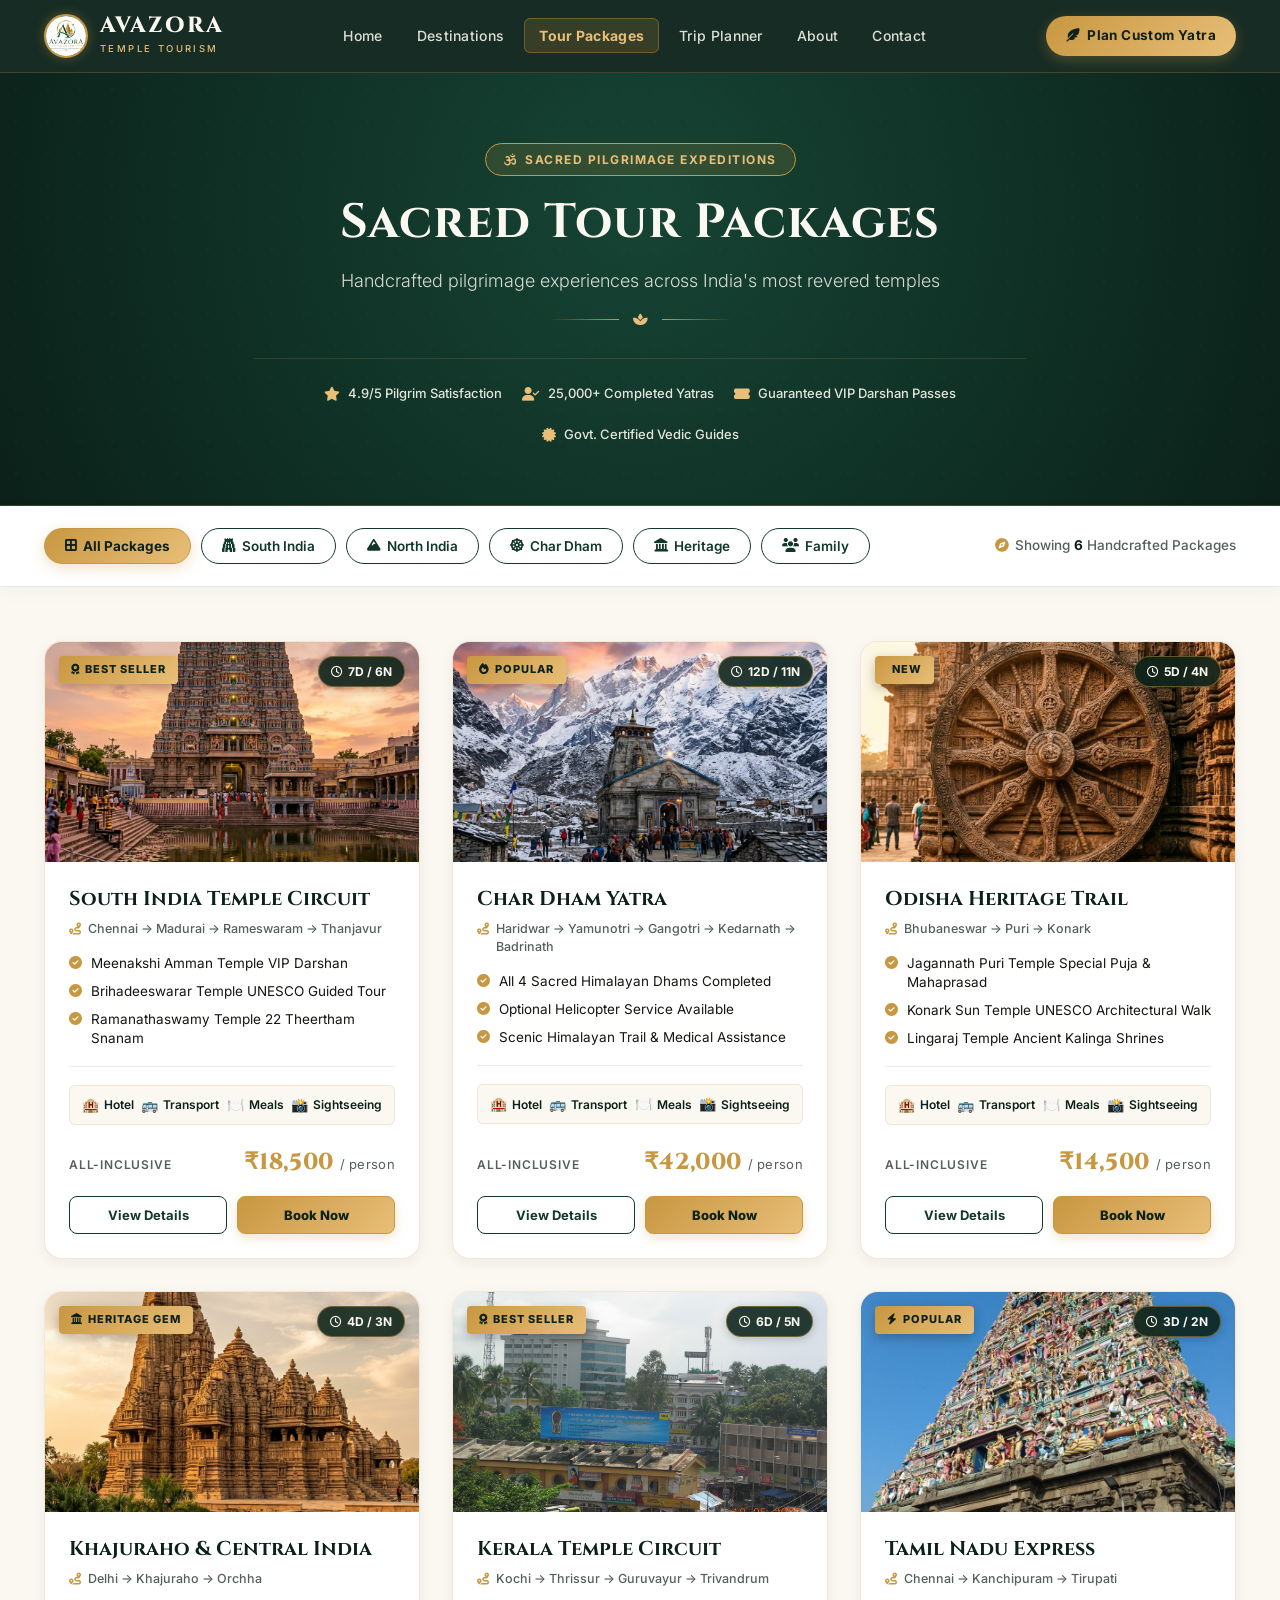
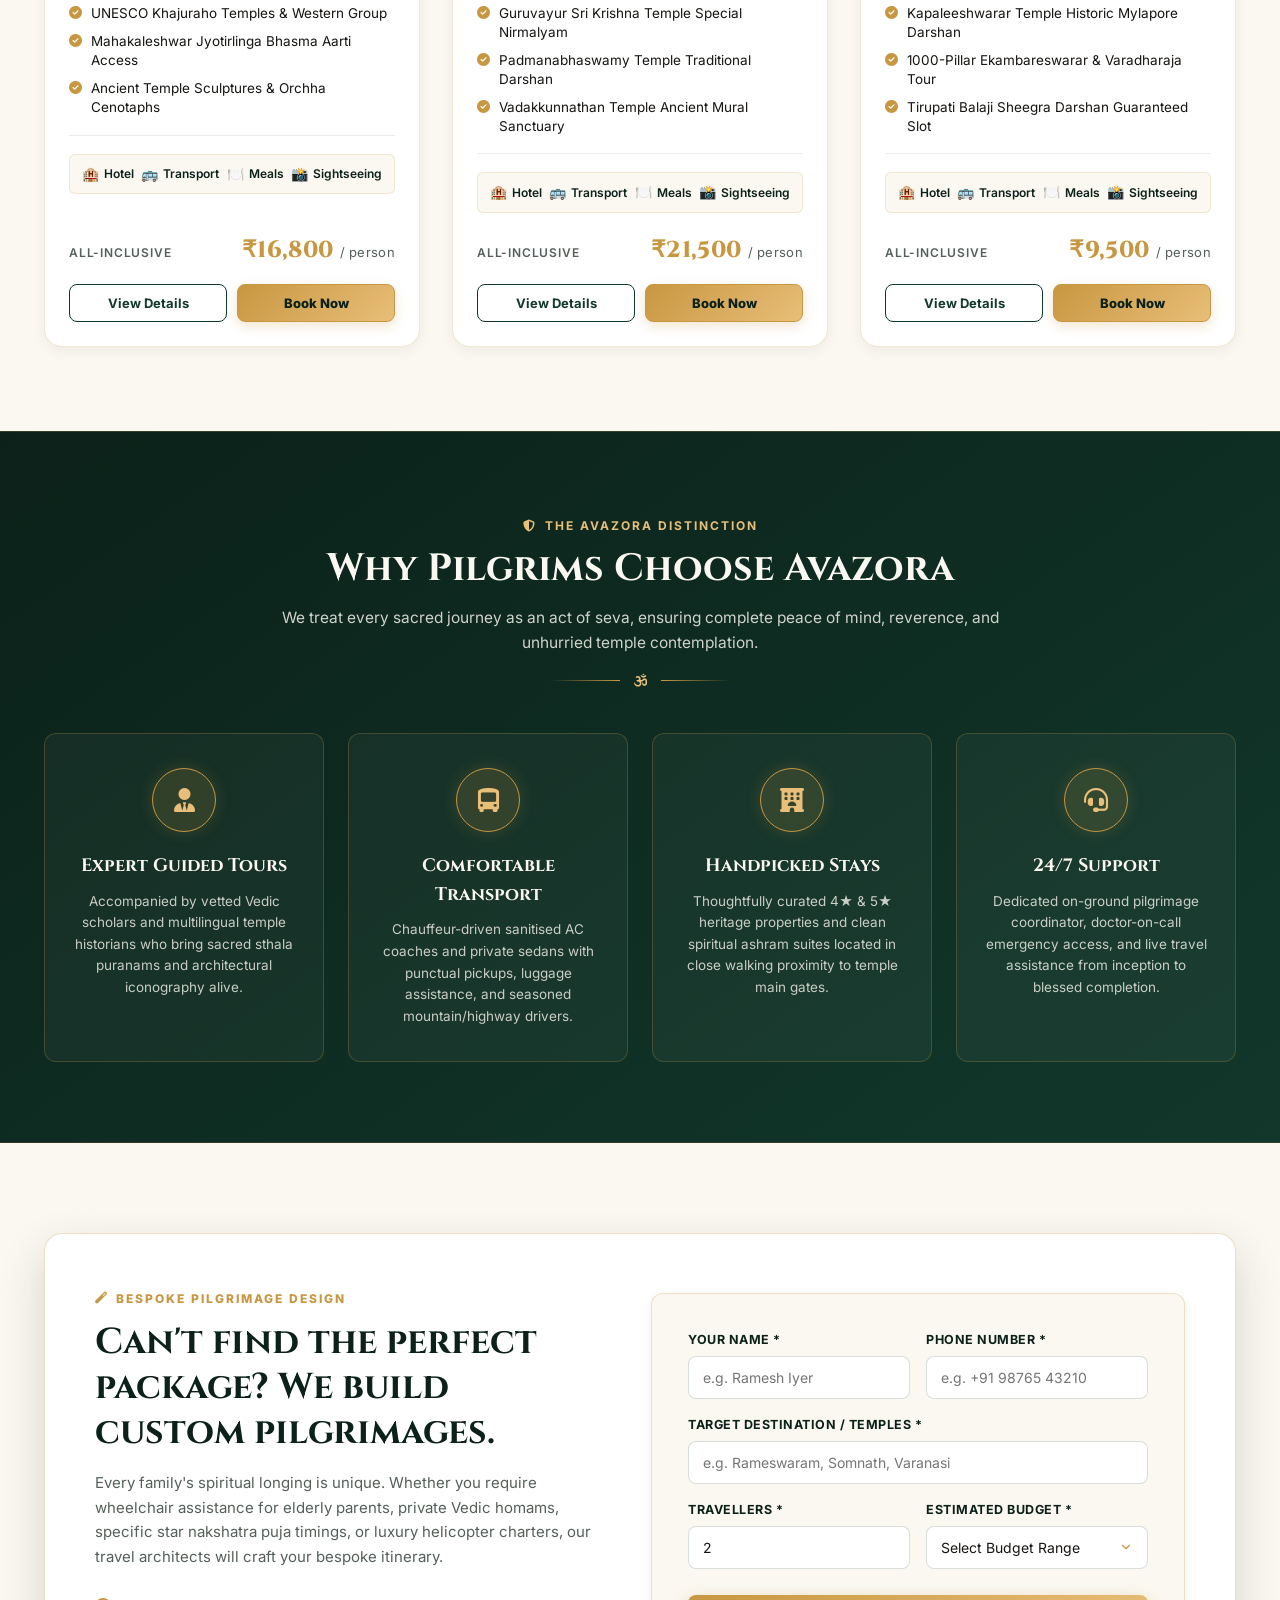
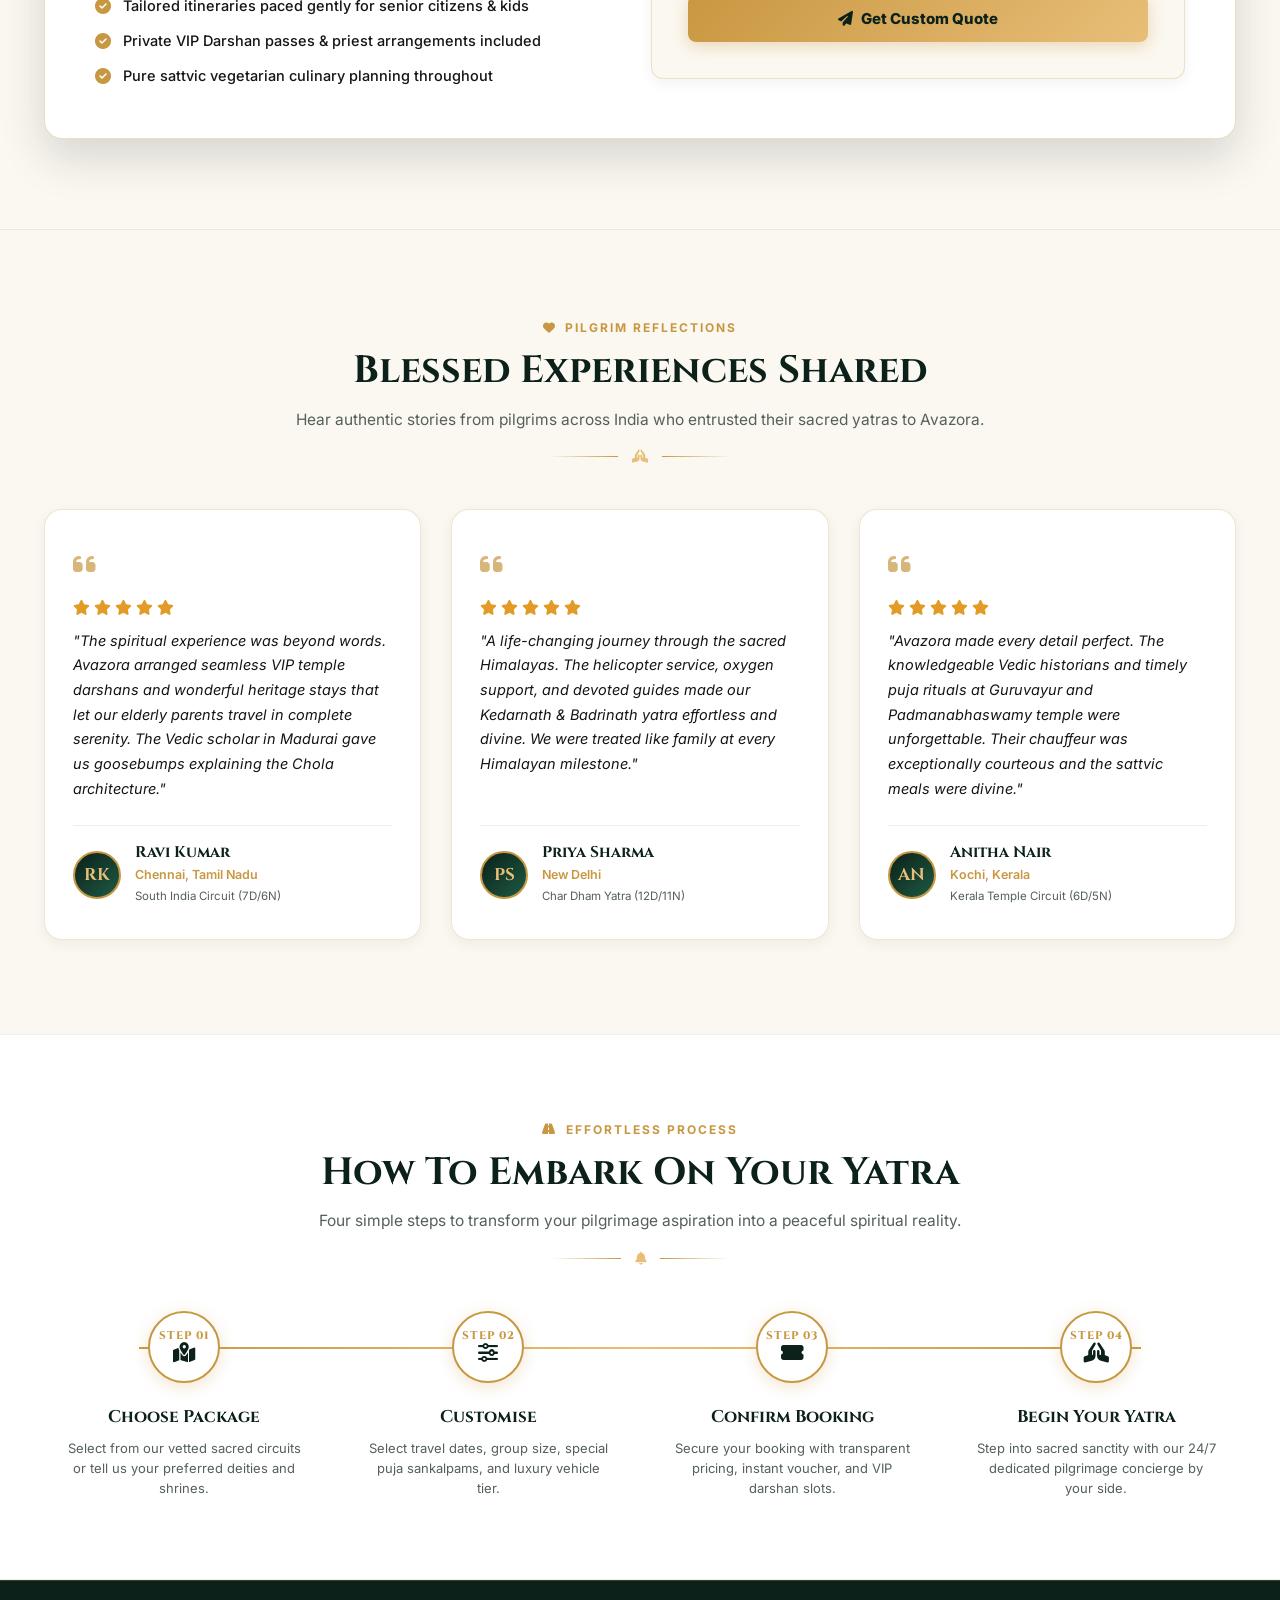
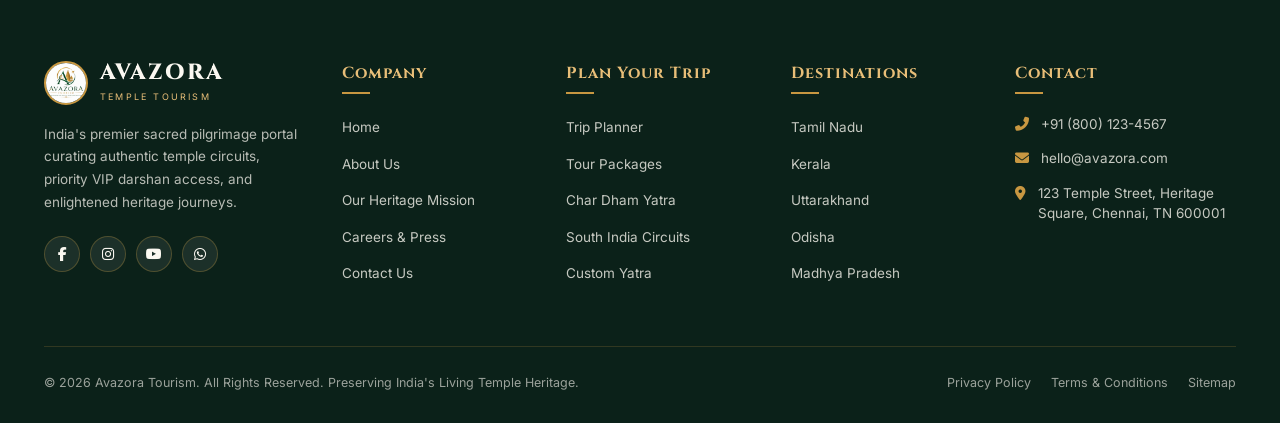
<file: packages.html>
<!DOCTYPE html>
<html lang="en">
<head>
    <meta charset="UTF-8" />
    <meta name="viewport" content="width=device-width, initial-scale=1.0" />
    <title>Sacred Tour Packages — Avazora Temple Tourism</title>
    <meta name="description" content="Handcrafted pilgrimage experiences and sacred temple circuits across India. South India, Char Dham, Odisha, Kerala, and bespoke spiritual yatras." />

    <!-- Google Fonts: Cinzel & Inter -->
    <link rel="preconnect" href="https://fonts.googleapis.com">
    <link rel="preconnect" href="https://fonts.gstatic.com" crossorigin>
    <link href="https://fonts.googleapis.com/css2?family=Cinzel:wght@500;600;700;800;900&family=Inter:wght@300;400;500;600;700;800&display=swap" rel="stylesheet">

    <!-- Font Awesome 6.5.1 for crisp iconography -->
    <link rel="stylesheet" href="https://cdnjs.cloudflare.com/ajax/libs/font-awesome/6.5.1/css/all.min.css" crossorigin="anonymous" referrerpolicy="no-referrer" />

    <style>
        /* ============================================================
           AVAZORA TEMPLE TOURISM — THEME TOKENS
        ============================================================ */
        :root {
            --green-deep:   #0B2119;
            --green:        #12382B;
            --green-mid:    #164434;
            --green-light:  #1E5A44;
            --green-pale:   #EAF3EE;
            --gold:         #C89741;
            --gold-bright:  #E8BE78;
            --gold-light:   #FBF0D9;
            --ivory:        #FBF8F1;
            --ivory-dim:    #F2EBDC;
            --ink:          #171512;
            --white:        #FFFFFF;
            --text-muted:   #546059;
            --border-gold:  rgba(200, 151, 65, 0.28);
            --border-light: rgba(18, 56, 43, 0.12);
            --shadow-sm:    0 4px 14px rgba(11, 33, 25, 0.06);
            --shadow-md:    0 10px 30px rgba(11, 33, 25, 0.10);
            --shadow-lg:    0 18px 46px rgba(11, 33, 25, 0.16);
            --radius-sm:    6px;
            --radius-md:    12px;
            --radius-lg:    18px;
            --transition:   all 0.3s cubic-bezier(0.25, 0.8, 0.25, 1);
        }

        *, *::before, *::after {
            box-sizing: border-box;
            margin: 0;
            padding: 0;
        }

        html {
            scroll-behavior: smooth;
        }

        body {
            font-family: 'Inter', -apple-system, BlinkMacSystemFont, 'Segoe UI', Roboto, sans-serif;
            color: var(--ink);
            background-color: var(--ivory);
            line-height: 1.6;
            overflow-x: hidden;
            -webkit-font-smoothing: antialiased;
        }

        a {
            text-decoration: none;
            color: inherit;
            transition: var(--transition);
        }

        img {
            max-width: 100%;
            height: auto;
            display: block;
        }

        button, input, select, textarea {
            font-family: inherit;
            outline: none;
            transition: var(--transition);
        }

        .container {
            width: 100%;
            max-width: 1240px;
            margin: 0 auto;
            padding: 0 24px;
        }

        /* Gold Ornamental Dividers */
        .gold-divider {
            display: flex;
            align-items: center;
            justify-content: center;
            gap: 14px;
            margin: 18px auto 0;
        }
        .gold-divider::before,
        .gold-divider::after {
            content: '';
            height: 1px;
            width: 70px;
            background: linear-gradient(to right, transparent, var(--gold));
        }
        .gold-divider::after {
            background: linear-gradient(to left, transparent, var(--gold));
        }
        .gold-divider i {
            color: var(--gold-bright);
            font-size: 13px;
        }

        /* Section Headings */
        .section-header {
            text-align: center;
            max-width: 760px;
            margin: 0 auto 46px;
        }
        .section-tag {
            display: inline-flex;
            align-items: center;
            gap: 8px;
            color: var(--gold);
            font-size: 12px;
            font-weight: 700;
            letter-spacing: 2px;
            text-transform: uppercase;
            margin-bottom: 10px;
        }
        .section-title {
            font-family: 'Cinzel', serif;
            font-size: clamp(28px, 4vw, 38px);
            font-weight: 700;
            color: var(--green-deep);
            line-height: 1.25;
            margin-bottom: 12px;
        }
        .section-desc {
            font-size: 15.5px;
            color: var(--text-muted);
            line-height: 1.65;
        }

        /* ============================================================
           STICKY NAVBAR
        ============================================================ */
        .navbar {
            position: sticky;
            top: 0;
            z-index: 1000;
            background: rgba(11, 33, 25, 0.95);
            backdrop-filter: blur(12px);
            -webkit-backdrop-filter: blur(12px);
            border-bottom: 1px solid rgba(200, 151, 65, 0.25);
            padding: 14px 0;
            transition: background 0.3s ease, padding 0.3s ease, box-shadow 0.3s ease;
        }
        .navbar.solid {
            background: var(--green-deep);
            padding: 10px 0;
            box-shadow: 0 8px 28px rgba(0, 0, 0, 0.35);
            border-bottom-color: rgba(200, 151, 65, 0.4);
        }

        .nav-inner {
            display: flex;
            align-items: center;
            justify-content: space-between;
            gap: 20px;
        }

        .nav-logo {
            display: flex;
            align-items: center;
            gap: 12px;
            text-decoration: none;
            flex-shrink: 0;
        }
        .nav-logo img {
            width: 44px;
            height: 44px;
            border-radius: 50%;
            object-fit: cover;
            border: 2px solid var(--gold);
            box-shadow: 0 0 12px rgba(200, 151, 65, 0.35);
        }
        .nav-logo-text {
            display: flex;
            flex-direction: column;
        }
        .nav-logo-brand {
            font-family: 'Cinzel', serif;
            font-size: 22px;
            font-weight: 800;
            letter-spacing: 2px;
            color: var(--ivory);
            line-height: 1;
        }
        .nav-logo-sub {
            font-size: 9.5px;
            letter-spacing: 2.4px;
            text-transform: uppercase;
            color: var(--gold-bright);
            font-weight: 500;
            margin-top: 4px;
        }

        .nav-links {
            display: flex;
            align-items: center;
            gap: 6px;
            list-style: none;
        }
        .nav-links a {
            color: rgba(251, 248, 241, 0.88);
            font-size: 14px;
            font-weight: 500;
            padding: 8px 14px;
            border-radius: 6px;
            letter-spacing: 0.3px;
        }
        .nav-links a:hover {
            color: var(--gold-bright);
            background: rgba(200, 151, 65, 0.12);
        }
        .nav-links a.active {
            color: var(--gold-bright);
            font-weight: 700;
            background: rgba(200, 151, 65, 0.18);
            border: 1px solid rgba(200, 151, 65, 0.4);
        }

        .nav-actions {
            display: flex;
            align-items: center;
            gap: 14px;
        }
        .nav-cta-btn {
            background: linear-gradient(135deg, var(--gold), var(--gold-bright));
            color: var(--green-deep);
            padding: 9px 20px;
            border-radius: 24px;
            font-size: 13.5px;
            font-weight: 700;
            letter-spacing: 0.4px;
            display: inline-flex;
            align-items: center;
            gap: 7px;
            box-shadow: 0 4px 14px rgba(200, 151, 65, 0.3);
        }
        .nav-cta-btn:hover {
            transform: translateY(-2px);
            box-shadow: 0 6px 20px rgba(200, 151, 65, 0.45);
            filter: brightness(1.08);
        }

        .mobile-toggle {
            display: none;
            background: transparent;
            color: var(--ivory);
            font-size: 22px;
            padding: 6px;
            cursor: pointer;
            border: none;
        }

        .mobile-menu {
            display: none;
            background: var(--green-deep);
            border-top: 1px solid rgba(200, 151, 65, 0.25);
            padding: 16px 24px 24px;
        }
        .mobile-menu.open {
            display: block;
        }
        .mobile-menu a {
            display: block;
            padding: 12px 0;
            color: var(--ivory);
            font-size: 15px;
            border-bottom: 1px solid rgba(255, 255, 255, 0.08);
            font-weight: 500;
        }
        .mobile-menu a.active {
            color: var(--gold-bright);
            font-weight: 700;
        }

        /* ============================================================
           1. HERO (COMPACT)
        ============================================================ */
        .packages-hero {
            background: radial-gradient(circle at 50% 30%, #164434 0%, #0B2119 100%);
            color: var(--ivory);
            padding: 70px 24px 60px;
            text-align: center;
            position: relative;
            overflow: hidden;
            border-bottom: 1px solid rgba(200, 151, 65, 0.25);
        }
        .packages-hero::before {
            content: '';
            position: absolute;
            inset: 0;
            background: radial-gradient(circle, rgba(200, 151, 65, 0.08) 1px, transparent 1px);
            background-size: 32px 32px;
            opacity: 0.6;
            pointer-events: none;
        }
        .packages-hero-inner {
            max-width: 820px;
            margin: 0 auto;
            position: relative;
            z-index: 2;
        }
        .packages-hero-badge {
            display: inline-flex;
            align-items: center;
            gap: 8px;
            background: rgba(200, 151, 65, 0.15);
            border: 1px solid var(--gold);
            padding: 6px 18px;
            border-radius: 30px;
            font-size: 12px;
            font-weight: 700;
            letter-spacing: 1.5px;
            text-transform: uppercase;
            color: var(--gold-bright);
            margin-bottom: 18px;
        }
        .packages-hero h1 {
            font-family: 'Cinzel', serif;
            font-size: clamp(32px, 5vw, 48px);
            font-weight: 700;
            letter-spacing: 1px;
            color: var(--ivory);
            margin-bottom: 14px;
            line-height: 1.2;
        }
        .packages-hero p.hero-subtext {
            font-size: clamp(15px, 2vw, 18px);
            color: rgba(251, 248, 241, 0.85);
            max-width: 680px;
            margin: 0 auto;
            line-height: 1.65;
            font-weight: 300;
        }

        /* Trust Chips Under Hero */
        .hero-trust-chips {
            display: flex;
            align-items: center;
            justify-content: center;
            gap: 20px;
            flex-wrap: wrap;
            margin-top: 32px;
            padding-top: 24px;
            border-top: 1px solid rgba(200, 151, 65, 0.18);
        }
        .trust-chip {
            display: flex;
            align-items: center;
            gap: 8px;
            font-size: 13px;
            color: rgba(251, 248, 241, 0.9);
            font-weight: 500;
        }
        .trust-chip i {
            color: var(--gold-bright);
            font-size: 14px;
        }

        /* ============================================================
           2. FILTER BAR
        ============================================================ */
        .filter-section {
            background: var(--white);
            border-bottom: 1px solid rgba(18, 56, 43, 0.1);
            padding: 22px 0;
            box-shadow: 0 4px 18px rgba(11, 33, 25, 0.04);
            position: sticky;
            top: 72px;
            z-index: 990;
        }
        .filter-wrapper {
            display: flex;
            align-items: center;
            justify-content: space-between;
            gap: 16px;
            flex-wrap: wrap;
        }
        .filter-pills-list {
            display: flex;
            align-items: center;
            gap: 10px;
            flex-wrap: wrap;
        }
        .filter-pill {
            background: transparent;
            color: var(--green);
            border: 1.5px solid var(--green);
            padding: 9px 20px;
            border-radius: 30px;
            font-size: 13.5px;
            font-weight: 600;
            cursor: pointer;
            transition: var(--transition);
            display: inline-flex;
            align-items: center;
            gap: 6px;
            user-select: none;
        }
        .filter-pill:hover {
            color: var(--gold);
            border-color: var(--gold);
            background: rgba(200, 151, 65, 0.08);
        }
        .filter-pill.active {
            background: linear-gradient(135deg, var(--gold), var(--gold-bright));
            color: var(--green-deep);
            border-color: var(--gold);
            box-shadow: 0 4px 14px rgba(200, 151, 65, 0.28);
            font-weight: 700;
        }
        .filter-meta-count {
            font-size: 13.5px;
            color: var(--text-muted);
            font-weight: 500;
            display: flex;
            align-items: center;
            gap: 6px;
        }
        .filter-meta-count strong {
            color: var(--green-deep);
        }

        /* ============================================================
           3. PACKAGES GRID
        ============================================================ */
        .packages-section {
            padding: 54px 0 84px;
            background: var(--ivory);
        }
        .packages-grid {
            display: grid;
            grid-template-columns: repeat(3, 1fr);
            gap: 32px;
        }

        .package-card {
            background: var(--white);
            border-radius: var(--radius-lg);
            border: 1px solid rgba(200, 151, 65, 0.22);
            overflow: hidden;
            box-shadow: var(--shadow-sm);
            display: flex;
            flex-direction: column;
            transition: transform 0.35s ease, box-shadow 0.35s ease, border-color 0.35s ease, opacity 0.3s ease;
            position: relative;
        }
        .package-card:hover {
            transform: translateY(-8px);
            box-shadow: var(--shadow-lg);
            border-color: var(--gold);
        }

        /* Card Image Area */
        .card-img-wrapper {
            position: relative;
            height: 220px;
            width: 100%;
            overflow: hidden;
            background-color: var(--green-deep);
        }
        .card-img {
            width: 100%;
            height: 220px;
            object-fit: cover;
            transition: transform 0.6s ease;
        }
        .package-card:hover .card-img {
            transform: scale(1.08);
        }

        /* Card Overlay Badges */
        .card-ribbon {
            position: absolute;
            top: 14px;
            left: 14px;
            background: linear-gradient(135deg, var(--gold), var(--gold-bright));
            color: var(--green-deep);
            font-family: 'Inter', sans-serif;
            font-size: 11px;
            font-weight: 800;
            letter-spacing: 1px;
            text-transform: uppercase;
            padding: 5px 12px;
            border-radius: 4px;
            box-shadow: 0 4px 12px rgba(0, 0, 0, 0.25);
            display: flex;
            align-items: center;
            gap: 5px;
            z-index: 2;
        }
        .duration-pill {
            position: absolute;
            top: 14px;
            right: 14px;
            background: rgba(11, 33, 25, 0.88);
            backdrop-filter: blur(8px);
            -webkit-backdrop-filter: blur(8px);
            color: var(--ivory);
            font-size: 12px;
            font-weight: 700;
            padding: 5px 12px;
            border-radius: 20px;
            border: 1px solid rgba(200, 151, 65, 0.45);
            box-shadow: 0 2px 10px rgba(0,0,0,0.2);
            display: flex;
            align-items: center;
            gap: 5px;
            z-index: 2;
        }

        /* Card Body */
        .card-body {
            padding: 24px;
            display: flex;
            flex-direction: column;
            flex-grow: 1;
        }
        .package-name {
            font-family: 'Cinzel', serif;
            font-size: 20px;
            font-weight: 700;
            color: var(--green-deep);
            line-height: 1.3;
            margin-bottom: 8px;
        }
        .package-route {
            font-size: 12.5px;
            color: var(--text-muted);
            line-height: 1.45;
            margin-bottom: 16px;
            display: flex;
            align-items: flex-start;
            gap: 7px;
            font-weight: 500;
        }
        .package-route i {
            color: var(--gold);
            margin-top: 3px;
            flex-shrink: 0;
            font-size: 12px;
        }

        /* Highlights */
        .package-highlights {
            list-style: none;
            display: flex;
            flex-direction: column;
            gap: 9px;
            margin-bottom: 18px;
            padding-bottom: 18px;
            border-bottom: 1px solid rgba(18, 56, 43, 0.09);
        }
        .highlight-item {
            font-size: 13.5px;
            color: var(--ink);
            display: flex;
            align-items: flex-start;
            gap: 9px;
            line-height: 1.4;
        }
        .highlight-check {
            color: var(--gold);
            font-size: 13px;
            margin-top: 2px;
            flex-shrink: 0;
        }

        /* Includes Strip */
        .includes-strip {
            display: flex;
            align-items: center;
            justify-content: space-between;
            background: var(--ivory);
            border: 1px solid rgba(200, 151, 65, 0.18);
            border-radius: var(--radius-sm);
            padding: 8px 12px;
            margin-bottom: 20px;
            font-size: 12px;
            color: var(--green-deep);
            font-weight: 600;
        }
        .include-chip {
            display: flex;
            align-items: center;
            gap: 5px;
            cursor: default;
        }
        .include-chip span.emoji {
            font-size: 14px;
        }

        /* Price & Actions Row */
        .card-footer {
            margin-top: auto;
            display: flex;
            flex-direction: column;
            gap: 14px;
        }
        .price-row {
            display: flex;
            align-items: baseline;
            justify-content: space-between;
        }
        .price-label {
            font-size: 12px;
            color: var(--text-muted);
            text-transform: uppercase;
            letter-spacing: 0.8px;
            font-weight: 600;
        }
        .price-val {
            font-family: 'Cinzel', serif;
            font-size: 23px;
            font-weight: 800;
            color: var(--gold);
            letter-spacing: 0.3px;
        }
        .price-val span {
            font-family: 'Inter', sans-serif;
            font-size: 13px;
            font-weight: 400;
            color: var(--text-muted);
        }

        .card-actions-grid {
            display: grid;
            grid-template-columns: 1fr 1fr;
            gap: 10px;
        }
        .btn-card-outline {
            background: transparent;
            color: var(--green);
            border: 1.5px solid var(--green);
            padding: 10px 14px;
            border-radius: 8px;
            font-size: 13px;
            font-weight: 700;
            text-align: center;
            cursor: pointer;
            transition: var(--transition);
        }
        .btn-card-outline:hover {
            background: var(--green);
            color: var(--ivory);
            border-color: var(--green);
        }
        .btn-card-gold {
            background: linear-gradient(135deg, var(--gold), var(--gold-bright));
            color: var(--green-deep);
            border: 1.5px solid var(--gold);
            padding: 10px 14px;
            border-radius: 8px;
            font-size: 13px;
            font-weight: 800;
            text-align: center;
            cursor: pointer;
            box-shadow: 0 4px 12px rgba(200, 151, 65, 0.25);
            transition: var(--transition);
        }
        .btn-card-gold:hover {
            transform: translateY(-2px);
            box-shadow: 0 6px 18px rgba(200, 151, 65, 0.4);
            filter: brightness(1.06);
        }

        /* Empty state if filter has no results */
        .no-results-box {
            display: none;
            grid-column: 1 / -1;
            text-align: center;
            padding: 60px 24px;
            background: var(--white);
            border-radius: var(--radius-md);
            border: 1px dashed var(--gold);
        }
        .no-results-box i {
            font-size: 42px;
            color: var(--gold);
            margin-bottom: 14px;
        }

        /* ============================================================
           4. WHY CHOOSE AVAZORA (DARK GREEN BG, 4 CARDS)
        ============================================================ */
        .why-avazora-section {
            background: linear-gradient(145deg, #0B2119 0%, #12382B 100%);
            color: var(--ivory);
            padding: 80px 0;
            border-top: 1px solid rgba(200, 151, 65, 0.2);
            border-bottom: 1px solid rgba(200, 151, 65, 0.2);
            position: relative;
        }
        .why-avazora-section .section-title {
            color: var(--ivory);
        }
        .why-avazora-section .section-desc {
            color: rgba(251, 248, 241, 0.82);
        }

        .features-grid {
            display: grid;
            grid-template-columns: repeat(4, 1fr);
            gap: 24px;
        }
        .feature-card {
            background: rgba(255, 255, 255, 0.04);
            border: 1px solid rgba(200, 151, 65, 0.25);
            border-radius: var(--radius-md);
            padding: 34px 24px;
            text-align: center;
            transition: var(--transition);
            display: flex;
            flex-direction: column;
            align-items: center;
        }
        .feature-card:hover {
            transform: translateY(-6px);
            background: rgba(255, 255, 255, 0.08);
            border-color: var(--gold-bright);
            box-shadow: 0 12px 30px rgba(0, 0, 0, 0.35);
        }
        .feature-icon-wrap {
            width: 64px;
            height: 64px;
            border-radius: 50%;
            background: rgba(200, 151, 65, 0.15);
            border: 1.5px solid var(--gold);
            display: flex;
            align-items: center;
            justify-content: center;
            margin-bottom: 20px;
            color: var(--gold-bright);
            font-size: 24px;
            box-shadow: 0 0 16px rgba(200, 151, 65, 0.2);
            transition: var(--transition);
        }
        .feature-card:hover .feature-icon-wrap {
            background: linear-gradient(135deg, var(--gold), var(--gold-bright));
            color: var(--green-deep);
            transform: scale(1.08);
        }
        .feature-title {
            font-family: 'Cinzel', serif;
            font-size: 18px;
            font-weight: 700;
            color: var(--ivory);
            margin-bottom: 10px;
        }
        .feature-desc {
            font-size: 13.5px;
            color: rgba(251, 248, 241, 0.78);
            line-height: 1.6;
        }

        /* ============================================================
           5. CUSTOM PACKAGE CTA (IVORY BG, 2 COLUMNS)
        ============================================================ */
        .custom-cta-section {
            background: var(--ivory);
            padding: 90px 0;
            position: relative;
        }
        .custom-cta-card {
            background: var(--white);
            border-radius: var(--radius-lg);
            border: 1.5px solid rgba(200, 151, 65, 0.32);
            box-shadow: var(--shadow-lg);
            padding: 50px;
            display: grid;
            grid-template-columns: 1fr 1.05fr;
            gap: 48px;
            align-items: center;
        }
        .custom-cta-left .cta-tag {
            display: inline-flex;
            align-items: center;
            gap: 7px;
            color: var(--gold);
            font-size: 12px;
            font-weight: 800;
            letter-spacing: 2px;
            text-transform: uppercase;
            margin-bottom: 12px;
        }
        .custom-cta-left h2 {
            font-family: 'Cinzel', serif;
            font-size: clamp(28px, 3.5vw, 36px);
            font-weight: 700;
            color: var(--green-deep);
            line-height: 1.25;
            margin-bottom: 16px;
        }
        .custom-cta-left p {
            font-size: 15px;
            color: var(--text-muted);
            line-height: 1.65;
            margin-bottom: 24px;
        }
        .custom-benefits {
            list-style: none;
            display: flex;
            flex-direction: column;
            gap: 12px;
        }
        .benefit-item {
            display: flex;
            align-items: center;
            gap: 12px;
            font-size: 14.5px;
            color: var(--ink);
            font-weight: 500;
        }
        .benefit-item i {
            color: var(--gold);
            font-size: 16px;
        }

        /* Mini Form Right */
        .custom-cta-right {
            background: var(--ivory);
            border-radius: var(--radius-md);
            padding: 36px;
            border: 1px solid rgba(200, 151, 65, 0.25);
            box-shadow: var(--shadow-sm);
            position: relative;
        }
        .form-grid {
            display: grid;
            grid-template-columns: 1fr 1fr;
            gap: 16px;
        }
        .form-group-full {
            grid-column: 1 / -1;
        }
        .form-group label {
            display: block;
            font-size: 12.5px;
            font-weight: 700;
            color: var(--green-deep);
            margin-bottom: 6px;
            text-transform: uppercase;
            letter-spacing: 0.5px;
        }
        .form-control {
            width: 100%;
            padding: 12px 14px;
            border-radius: 8px;
            border: 1.5px solid rgba(18, 56, 43, 0.16);
            background: var(--white);
            color: var(--ink);
            font-size: 14px;
            transition: var(--transition);
        }
        .form-control:focus {
            border-color: var(--gold);
            box-shadow: 0 0 0 3px rgba(200, 151, 65, 0.18);
        }
        select.form-control {
            appearance: none;
            -webkit-appearance: none;
            background-image: url("data:image/svg+xml;charset=UTF-8,%3csvg xmlns='http://www.w3.org/2000/svg' viewBox='0 0 24 24' fill='none' stroke='%23C89741' stroke-width='2' stroke-linecap='round' stroke-linejoin='round'%3e%3cpolyline points='6 9 12 15 18 9'%3e%3c/polyline%3e%3c/svg%3e");
            background-repeat: no-repeat;
            background-position: right 14px center;
            background-size: 14px;
            padding-right: 36px;
            cursor: pointer;
        }
        .btn-custom-quote {
            width: 100%;
            background: linear-gradient(135deg, var(--gold), var(--gold-bright));
            color: var(--green-deep);
            border: none;
            padding: 14px 24px;
            border-radius: 8px;
            font-size: 15px;
            font-weight: 800;
            cursor: pointer;
            margin-top: 10px;
            box-shadow: 0 4px 16px rgba(200, 151, 65, 0.35);
            display: flex;
            align-items: center;
            justify-content: center;
            gap: 8px;
        }
        .btn-custom-quote:hover {
            transform: translateY(-2px);
            box-shadow: 0 8px 24px rgba(200, 151, 65, 0.5);
            filter: brightness(1.06);
        }

        /* Success Message Container */
        .quote-success-box {
            display: none;
            text-align: center;
            padding: 40px 24px;
            animation: fadeIn 0.4s ease;
        }
        .quote-success-icon {
            width: 64px;
            height: 64px;
            border-radius: 50%;
            background: rgba(30, 92, 62, 0.12);
            color: var(--green);
            display: flex;
            align-items: center;
            justify-content: center;
            font-size: 32px;
            margin: 0 auto 18px;
            border: 2px solid var(--green);
        }
        .quote-success-box h3 {
            font-family: 'Cinzel', serif;
            font-size: 22px;
            color: var(--green-deep);
            margin-bottom: 10px;
        }
        .quote-success-box p {
            font-size: 15px;
            color: var(--text-muted);
            line-height: 1.6;
        }
        .quote-success-badge {
            margin-top: 20px;
            display: inline-block;
            background: var(--gold-light);
            color: var(--green-deep);
            padding: 8px 18px;
            border-radius: 20px;
            font-weight: 700;
            font-size: 13px;
            border: 1px solid var(--gold);
        }

        /* ============================================================
           6. TESTIMONIALS (3 CARDS, IVORY BG)
        ============================================================ */
        .testimonials-section {
            padding: 84px 0 94px;
            background: var(--ivory);
            border-top: 1px solid rgba(18, 56, 43, 0.08);
        }
        .testimonials-grid {
            display: grid;
            grid-template-columns: repeat(3, 1fr);
            gap: 30px;
        }
        .testimonial-card {
            background: var(--white);
            border-radius: var(--radius-lg);
            padding: 34px 28px;
            border: 1px solid rgba(200, 151, 65, 0.25);
            box-shadow: var(--shadow-sm);
            display: flex;
            flex-direction: column;
            justify-content: space-between;
            position: relative;
            transition: var(--transition);
        }
        .testimonial-card:hover {
            transform: translateY(-6px);
            box-shadow: var(--shadow-lg);
            border-color: var(--gold);
        }
        .testimonial-quote-icon {
            font-size: 26px;
            color: var(--gold);
            opacity: 0.7;
            margin-bottom: 14px;
        }
        .stars-row {
            display: flex;
            gap: 4px;
            color: #E29B27;
            font-size: 15px;
            margin-bottom: 14px;
        }
        .testimonial-text {
            font-size: 14.5px;
            color: var(--ink);
            line-height: 1.7;
            margin-bottom: 24px;
            font-style: italic;
        }
        .testimonial-author-block {
            display: flex;
            align-items: center;
            gap: 14px;
            padding-top: 18px;
            border-top: 1px solid rgba(18, 56, 43, 0.08);
        }
        .author-avatar {
            width: 48px;
            height: 48px;
            border-radius: 50%;
            background: linear-gradient(135deg, var(--green-deep), var(--green-light));
            color: var(--gold-bright);
            display: flex;
            align-items: center;
            justify-content: center;
            font-weight: 700;
            font-family: 'Cinzel', serif;
            font-size: 17px;
            border: 2px solid var(--gold);
            flex-shrink: 0;
        }
        .author-info h4 {
            font-family: 'Cinzel', serif;
            font-size: 15.5px;
            color: var(--green-deep);
            font-weight: 700;
            line-height: 1.2;
        }
        .author-info .author-meta {
            font-size: 12.5px;
            color: var(--gold);
            font-weight: 600;
            margin-top: 2px;
        }
        .author-info .tour-name {
            font-size: 11.5px;
            color: var(--text-muted);
            margin-top: 2px;
        }

        /* ============================================================
           7. BOOKING STEPS (WHITE BG, HORIZONTAL)
        ============================================================ */
        .steps-section {
            background: var(--white);
            padding: 80px 0;
            border-top: 1px solid rgba(18, 56, 43, 0.08);
            border-bottom: 1px solid rgba(18, 56, 43, 0.08);
        }
        .steps-flow-container {
            position: relative;
            margin-top: 40px;
        }

        /* Horizontal Golden Connecting Line */
        .steps-flow-line {
            position: absolute;
            top: 36px;
            left: 8%;
            right: 8%;
            height: 2px;
            background: linear-gradient(90deg, var(--gold) 0%, var(--gold-bright) 50%, var(--gold) 100%);
            z-index: 1;
        }

        .steps-grid {
            display: grid;
            grid-template-columns: repeat(4, 1fr);
            gap: 24px;
            position: relative;
            z-index: 2;
        }
        .step-item {
            text-align: center;
            padding: 0 14px;
            display: flex;
            flex-direction: column;
            align-items: center;
        }
        .step-circle {
            width: 72px;
            height: 72px;
            border-radius: 50%;
            background: var(--white);
            border: 2px solid var(--gold);
            box-shadow: 0 4px 16px rgba(200, 151, 65, 0.25);
            display: flex;
            flex-direction: column;
            align-items: center;
            justify-content: center;
            margin-bottom: 20px;
            position: relative;
            transition: var(--transition);
        }
        .step-item:hover .step-circle {
            background: linear-gradient(135deg, var(--gold), var(--gold-bright));
            transform: scale(1.08);
            box-shadow: 0 8px 24px rgba(200, 151, 65, 0.4);
        }
        .step-num {
            font-family: 'Cinzel', serif;
            font-size: 11px;
            font-weight: 800;
            color: var(--gold);
            letter-spacing: 1px;
            line-height: 1;
            margin-bottom: 2px;
        }
        .step-icon {
            font-size: 20px;
            color: var(--green-deep);
        }
        .step-item:hover .step-num,
        .step-item:hover .step-icon {
            color: var(--green-deep);
        }
        .step-title {
            font-family: 'Cinzel', serif;
            font-size: 17px;
            font-weight: 700;
            color: var(--green-deep);
            margin-bottom: 8px;
        }
        .step-desc {
            font-size: 13px;
            color: var(--text-muted);
            line-height: 1.55;
            max-width: 240px;
        }

        /* ============================================================
           8. FOOTER (DARK GREEN, 5 COLS)
        ============================================================ */
        .footer {
            background: var(--green-deep);
            color: var(--ivory);
            padding: 80px 0 30px;
            border-top: 1px solid rgba(200, 151, 65, 0.25);
        }
        .footer-grid {
            display: grid;
            grid-template-columns: 1.4fr 1fr 1fr 1fr 1.2fr;
            gap: 40px;
            margin-bottom: 60px;
        }
        .footer-brand .footer-logo {
            display: flex;
            align-items: center;
            gap: 12px;
            margin-bottom: 18px;
        }
        .footer-brand .footer-logo img {
            width: 44px;
            height: 44px;
            border-radius: 50%;
            border: 2px solid var(--gold);
        }
        .footer-logo-brand {
            font-family: 'Cinzel', serif;
            font-size: 22px;
            font-weight: 800;
            letter-spacing: 2px;
            color: var(--ivory);
            line-height: 1;
        }
        .footer-logo-sub {
            font-size: 9px;
            letter-spacing: 2.2px;
            text-transform: uppercase;
            color: var(--gold-bright);
            display: block;
            margin-top: 3px;
        }
        .footer-desc {
            font-size: 13.5px;
            color: rgba(251, 248, 241, 0.72);
            line-height: 1.7;
            margin-bottom: 22px;
        }
        .footer-social-links {
            display: flex;
            gap: 10px;
        }
        .social-link {
            width: 36px;
            height: 36px;
            border-radius: 50%;
            background: rgba(255, 255, 255, 0.07);
            border: 1px solid rgba(200, 151, 65, 0.3);
            color: var(--ivory);
            display: flex;
            align-items: center;
            justify-content: center;
            font-size: 14px;
            transition: var(--transition);
        }
        .social-link:hover {
            background: var(--gold);
            color: var(--green-deep);
            border-color: var(--gold);
            transform: translateY(-2px);
        }

        .footer-col h4 {
            font-family: 'Cinzel', serif;
            font-size: 16px;
            font-weight: 700;
            color: var(--gold-bright);
            letter-spacing: 1px;
            margin-bottom: 20px;
            position: relative;
            padding-bottom: 8px;
        }
        .footer-col h4::after {
            content: '';
            position: absolute;
            bottom: 0;
            left: 0;
            width: 28px;
            height: 2px;
            background: var(--gold);
        }
        .footer-links-list {
            list-style: none;
            display: flex;
            flex-direction: column;
            gap: 11px;
        }
        .footer-links-list a {
            font-size: 13.5px;
            color: rgba(251, 248, 241, 0.78);
            transition: var(--transition);
            display: inline-flex;
            align-items: center;
            gap: 6px;
        }
        .footer-links-list a:hover {
            color: var(--gold-bright);
            transform: translateX(4px);
        }

        .footer-contact-list {
            list-style: none;
            display: flex;
            flex-direction: column;
            gap: 14px;
        }
        .footer-contact-item {
            display: flex;
            align-items: flex-start;
            gap: 12px;
            font-size: 13.5px;
            color: rgba(251, 248, 241, 0.78);
            line-height: 1.5;
        }
        .footer-contact-item i {
            color: var(--gold);
            font-size: 14px;
            margin-top: 3px;
            flex-shrink: 0;
        }
        .footer-contact-link {
            color: rgba(251, 248, 241, 0.78);
        }
        .footer-contact-link:hover {
            color: var(--gold-bright);
        }

        /* Footer Bottom Bar */
        .footer-bottom {
            border-top: 1px solid rgba(200, 151, 65, 0.2);
            padding-top: 26px;
            display: flex;
            align-items: center;
            justify-content: space-between;
            flex-wrap: wrap;
            gap: 16px;
            font-size: 12.5px;
            color: rgba(251, 248, 241, 0.6);
        }
        .footer-legal-links {
            display: flex;
            gap: 20px;
        }
        .footer-legal-links a:hover {
            color: var(--gold-bright);
        }

        /* ============================================================
           INTERACTIVE MODALS: VIEW DETAILS & BOOKING
        ============================================================ */
        .modal-backdrop {
            display: none;
            position: fixed;
            inset: 0;
            background: rgba(11, 33, 25, 0.85);
            backdrop-filter: blur(8px);
            -webkit-backdrop-filter: blur(8px);
            z-index: 2000;
            align-items: center;
            justify-content: center;
            padding: 20px;
            opacity: 0;
            transition: opacity 0.3s ease;
        }
        .modal-backdrop.open {
            display: flex;
            opacity: 1;
        }
        .modal-card {
            background: var(--white);
            border-radius: var(--radius-lg);
            border: 1.5px solid var(--gold);
            max-width: 680px;
            width: 100%;
            max-height: 90vh;
            overflow-y: auto;
            position: relative;
            box-shadow: 0 24px 60px rgba(0, 0, 0, 0.5);
            animation: modalPop 0.3s ease;
        }
        @keyframes modalPop {
            from { transform: scale(0.95); opacity: 0; }
            to { transform: scale(1); opacity: 1; }
        }
        .modal-header {
            background: var(--green-deep);
            color: var(--ivory);
            padding: 24px 28px;
            display: flex;
            align-items: center;
            justify-content: space-between;
            border-bottom: 2px solid var(--gold);
        }
        .modal-header h3 {
            font-family: 'Cinzel', serif;
            font-size: 20px;
            color: var(--gold-bright);
        }
        .modal-close-btn {
            background: rgba(255, 255, 255, 0.1);
            border: 1px solid rgba(200, 151, 65, 0.4);
            color: var(--ivory);
            width: 32px;
            height: 32px;
            border-radius: 50%;
            cursor: pointer;
            display: flex;
            align-items: center;
            justify-content: center;
            font-size: 15px;
        }
        .modal-close-btn:hover {
            background: var(--gold);
            color: var(--green-deep);
        }
        .modal-body {
            padding: 28px;
        }

        /* Modal Details Content */
        .modal-meta-strip {
            display: flex;
            gap: 16px;
            flex-wrap: wrap;
            margin-bottom: 18px;
            padding-bottom: 14px;
            border-bottom: 1px solid rgba(18, 56, 43, 0.1);
        }
        .modal-meta-item {
            font-size: 13px;
            color: var(--green);
            font-weight: 600;
            display: flex;
            align-items: center;
            gap: 6px;
        }
        .modal-meta-item i {
            color: var(--gold);
        }
        .modal-sec-title {
            font-family: 'Cinzel', serif;
            font-size: 16px;
            color: var(--green-deep);
            margin: 18px 0 10px;
            font-weight: 700;
        }
        .modal-itinerary-list {
            list-style: none;
            display: flex;
            flex-direction: column;
            gap: 8px;
            margin-bottom: 16px;
        }
        .modal-itinerary-item {
            font-size: 13.5px;
            color: var(--ink);
            display: flex;
            align-items: flex-start;
            gap: 10px;
            background: var(--ivory);
            padding: 8px 12px;
            border-radius: 6px;
            border-left: 3px solid var(--gold);
        }
        .modal-inclusions-grid {
            display: grid;
            grid-template-columns: 1fr 1fr;
            gap: 12px;
            margin-bottom: 24px;
        }
        .inc-pill {
            font-size: 12.5px;
            color: var(--green-deep);
            display: flex;
            align-items: center;
            gap: 8px;
            background: var(--green-pale);
            padding: 7px 12px;
            border-radius: 6px;
        }

        /* Toast feedback */
        .toast-notification {
            position: fixed;
            bottom: 24px;
            right: 24px;
            background: var(--green-deep);
            color: var(--ivory);
            border: 1.5px solid var(--gold);
            padding: 14px 22px;
            border-radius: 8px;
            box-shadow: 0 10px 30px rgba(0, 0, 0, 0.35);
            display: flex;
            align-items: center;
            gap: 12px;
            font-size: 14px;
            font-weight: 600;
            z-index: 2500;
            transform: translateY(100px);
            opacity: 0;
            transition: all 0.3s ease;
        }
        .toast-notification.show {
            transform: translateY(0);
            opacity: 1;
        }

        /* ============================================================
           RESPONSIVE DESIGN (MEDIA QUERIES)
        ============================================================ */
        @media (max-width: 1080px) {
            .packages-grid {
                grid-template-columns: repeat(2, 1fr);
            }
            .features-grid {
                grid-template-columns: repeat(2, 1fr);
            }
            .footer-grid {
                grid-template-columns: 1fr 1fr;
            }
            .footer-brand {
                grid-column: 1 / -1;
            }
            .custom-cta-card {
                grid-template-columns: 1fr;
                padding: 36px 28px;
            }
            .testimonials-grid {
                grid-template-columns: 1fr;
            }
            .steps-grid {
                grid-template-columns: repeat(2, 1fr);
                gap: 40px 20px;
            }
            .steps-flow-line {
                display: none;
            }
        }

        @media (max-width: 860px) {
            .nav-links, .nav-actions .nav-cta-btn {
                display: none;
            }
            .mobile-toggle {
                display: block;
            }
            .filter-section {
                top: 66px;
            }
        }

        @media (max-width: 720px) {
            .packages-grid {
                grid-template-columns: 1fr;
            }
            .features-grid {
                grid-template-columns: 1fr;
            }
            .steps-grid {
                grid-template-columns: 1fr;
            }
            .form-grid {
                grid-template-columns: 1fr;
            }
            .footer-grid {
                grid-template-columns: 1fr;
            }
            .footer-bottom {
                flex-direction: column;
                text-align: center;
            }
        }

        @keyframes fadeIn {
            from { opacity: 0; transform: translateY(8px); }
            to { opacity: 1; transform: translateY(0); }
        }
    </style>
</head>
<body>

    <!-- ============================================================
         STICKY NAVBAR
    ============================================================ -->
    <nav class="navbar" id="navbar">
        <div class="container nav-inner">
            <a href="index.html" class="nav-logo">
                <img src="images/logo.jpg" alt="Avazora Temple Tourism">
                <div class="nav-logo-text">
                    <span class="nav-logo-brand">AVAZORA</span>
                    <span class="nav-logo-sub">TEMPLE TOURISM</span>
                </div>
            </a>

            <ul class="nav-links">
                <li><a href="index.html">Home</a></li>
                <li><a href="destinations.html">Destinations</a></li>
                <li><a href="packages.html" class="active">Tour Packages</a></li>
                <li><a href="planner.html">Trip Planner</a></li>
                <li><a href="about.html">About</a></li>
                <li><a href="contact.html">Contact</a></li>
            </ul>

            <div class="nav-actions">
                <a href="#customQuoteSection" class="nav-cta-btn">
                    <i class="fas fa-feather-alt"></i> Plan Custom Yatra
                </a>
                <button class="mobile-toggle" id="mobileToggle" aria-label="Toggle Navigation">
                    <i class="fas fa-bars"></i>
                </button>
            </div>
        </div>

        <!-- Mobile Navigation Menu -->
        <div class="mobile-menu" id="mobileMenu">
            <a href="index.html">Home</a>
            <a href="destinations.html">Destinations</a>
            <a href="packages.html" class="active">Tour Packages</a>
            <a href="planner.html">Trip Planner</a>
            <a href="about.html">About</a>
            <a href="contact.html">Contact</a>
            <a href="#customQuoteSection" style="color: var(--gold-bright); font-weight:700;">Plan Custom Yatra →</a>
        </div>
    </nav>

    <!-- ============================================================
         1. HERO SECTION (COMPACT)
    ============================================================ -->
    <header class="packages-hero">
        <div class="container packages-hero-inner">
            <div class="packages-hero-badge">
                <i class="fas fa-om"></i> Sacred Pilgrimage Expeditions
            </div>
            <h1>Sacred Tour Packages</h1>
            <p class="hero-subtext">
                Handcrafted pilgrimage experiences across India's most revered temples
            </p>
            <div class="gold-divider">
                <i class="fas fa-spa"></i>
            </div>

            <!-- Compact Trust Chips -->
            <div class="hero-trust-chips">
                <div class="trust-chip">
                    <i class="fas fa-star"></i> 4.9/5 Pilgrim Satisfaction
                </div>
                <div class="trust-chip">
                    <i class="fas fa-user-check"></i> 25,000+ Completed Yatras
                </div>
                <div class="trust-chip">
                    <i class="fas fa-ticket-alt"></i> Guaranteed VIP Darshan Passes
                </div>
                <div class="trust-chip">
                    <i class="fas fa-certificate"></i> Govt. Certified Vedic Guides
                </div>
            </div>
        </div>
    </header>

    <!-- ============================================================
         2. FILTER BAR
    ============================================================ -->
    <section class="filter-section" id="filterBar">
        <div class="container filter-wrapper">
            <div class="filter-pills-list" role="tablist" aria-label="Tour Packages Categories">
                <button class="filter-pill active" data-category="all" role="tab" aria-selected="true">
                    <i class="fas fa-border-all"></i> All Packages
                </button>
                <button class="filter-pill" data-category="south" role="tab" aria-selected="false">
                    <i class="fas fa-gopuram"></i> South India
                </button>
                <button class="filter-pill" data-category="north" role="tab" aria-selected="false">
                    <i class="fas fa-mountain"></i> North India
                </button>
                <button class="filter-pill" data-category="chardham" role="tab" aria-selected="false">
                    <i class="fas fa-dharmachakra"></i> Char Dham
                </button>
                <button class="filter-pill" data-category="heritage" role="tab" aria-selected="false">
                    <i class="fas fa-landmark"></i> Heritage
                </button>
                <button class="filter-pill" data-category="family" role="tab" aria-selected="false">
                    <i class="fas fa-users"></i> Family
                </button>
            </div>

            <div class="filter-meta-count">
                <i class="fas fa-compass" style="color:var(--gold);"></i>
                <span id="packageCountText">Showing <strong>6</strong> Handcrafted Packages</span>
            </div>
        </div>
    </section>

    <!-- ============================================================
         3. PACKAGES GRID
    ============================================================ -->
    <main class="packages-section">
        <div class="container">
            <div class="packages-grid" id="packagesGrid">

                <!-- Package A: South India Temple Circuit -->
                <article class="package-card" data-category="south family" data-id="south-circuit">
                    <div class="card-img-wrapper">
                        <img src="images/meenakshi.jpg" alt="South India Temple Circuit - Meenakshi Amman Temple" class="card-img" loading="lazy">
                        <span class="card-ribbon">
                            <i class="fas fa-award"></i> BEST SELLER
                        </span>
                        <span class="duration-pill">
                            <i class="far fa-clock"></i> 7D / 6N
                        </span>
                    </div>

                    <div class="card-body">
                        <h2 class="package-name">South India Temple Circuit</h2>
                        <div class="package-route">
                            <i class="fas fa-route"></i>
                            <span>Chennai → Madurai → Rameswaram → Thanjavur</span>
                        </div>

                        <ul class="package-highlights">
                            <li class="highlight-item">
                                <i class="fas fa-check-circle highlight-check"></i>
                                <span>Meenakshi Amman Temple VIP Darshan</span>
                            </li>
                            <li class="highlight-item">
                                <i class="fas fa-check-circle highlight-check"></i>
                                <span>Brihadeeswarar Temple UNESCO Guided Tour</span>
                            </li>
                            <li class="highlight-item">
                                <i class="fas fa-check-circle highlight-check"></i>
                                <span>Ramanathaswamy Temple 22 Theertham Snanam</span>
                            </li>
                        </ul>

                        <div class="includes-strip">
                            <div class="include-chip" title="Heritage & Star Hotels"><span class="emoji">🏨</span> Hotel</div>
                            <div class="include-chip" title="Chauffeur AC Transport"><span class="emoji">🚌</span> Transport</div>
                            <div class="include-chip" title="Sattvic Vegetarian Dining"><span class="emoji">🍽️</span> Meals</div>
                            <div class="include-chip" title="Guided VIP Sightseeing"><span class="emoji">📸</span> Sightseeing</div>
                        </div>

                        <div class="card-footer">
                            <div class="price-row">
                                <span class="price-label">All-Inclusive</span>
                                <div class="price-val">₹18,500 <span>/ person</span></div>
                            </div>
                            <div class="card-actions-grid">
                                <button type="button" class="btn-card-outline" onclick="openDetailsModal('south-circuit')">View Details</button>
                                <button type="button" class="btn-card-gold" onclick="openBookingModal('South India Temple Circuit', '₹18,500')">Book Now</button>
                            </div>
                        </div>
                    </div>
                </article>

                <!-- Package B: Char Dham Yatra -->
                <article class="package-card" data-category="north chardham" data-id="chardham-yatra">
                    <div class="card-img-wrapper">
                        <img src="images/kedarnath.jpg" alt="Char Dham Yatra - Kedarnath Dham" class="card-img" loading="lazy">
                        <span class="card-ribbon">
                            <i class="fas fa-fire"></i> POPULAR
                        </span>
                        <span class="duration-pill">
                            <i class="far fa-clock"></i> 12D / 11N
                        </span>
                    </div>

                    <div class="card-body">
                        <h2 class="package-name">Char Dham Yatra</h2>
                        <div class="package-route">
                            <i class="fas fa-route"></i>
                            <span>Haridwar → Yamunotri → Gangotri → Kedarnath → Badrinath</span>
                        </div>

                        <ul class="package-highlights">
                            <li class="highlight-item">
                                <i class="fas fa-check-circle highlight-check"></i>
                                <span>All 4 Sacred Himalayan Dhams Completed</span>
                            </li>
                            <li class="highlight-item">
                                <i class="fas fa-check-circle highlight-check"></i>
                                <span>Optional Helicopter Service Available</span>
                            </li>
                            <li class="highlight-item">
                                <i class="fas fa-check-circle highlight-check"></i>
                                <span>Scenic Himalayan Trail & Medical Assistance</span>
                            </li>
                        </ul>

                        <div class="includes-strip">
                            <div class="include-chip" title="Himalayan Cottages & Hotels"><span class="emoji">🏨</span> Hotel</div>
                            <div class="include-chip" title="Mountain AC Coach & Heli Option"><span class="emoji">🚌</span> Transport</div>
                            <div class="include-chip" title="Fresh Sattvic Meals"><span class="emoji">🍽️</span> Meals</div>
                            <div class="include-chip" title="Shrine Darshan Priority"><span class="emoji">📸</span> Sightseeing</div>
                        </div>

                        <div class="card-footer">
                            <div class="price-row">
                                <span class="price-label">All-Inclusive</span>
                                <div class="price-val">₹42,000 <span>/ person</span></div>
                            </div>
                            <div class="card-actions-grid">
                                <button type="button" class="btn-card-outline" onclick="openDetailsModal('chardham-yatra')">View Details</button>
                                <button type="button" class="btn-card-gold" onclick="openBookingModal('Char Dham Yatra', '₹42,000')">Book Now</button>
                            </div>
                        </div>
                    </div>
                </article>

                <!-- Package C: Odisha Heritage Trail -->
                <article class="package-card" data-category="heritage family" data-id="odisha-trail">
                    <div class="card-img-wrapper">
                        <img src="images/konark.jpg" alt="Odisha Heritage Trail - Konark Sun Temple" class="card-img" loading="lazy">
                        <span class="card-ribbon">
                            <i class="fas fa-sparkles"></i> NEW
                        </span>
                        <span class="duration-pill">
                            <i class="far fa-clock"></i> 5D / 4N
                        </span>
                    </div>

                    <div class="card-body">
                        <h2 class="package-name">Odisha Heritage Trail</h2>
                        <div class="package-route">
                            <i class="fas fa-route"></i>
                            <span>Bhubaneswar → Puri → Konark</span>
                        </div>

                        <ul class="package-highlights">
                            <li class="highlight-item">
                                <i class="fas fa-check-circle highlight-check"></i>
                                <span>Jagannath Puri Temple Special Puja & Mahaprasad</span>
                            </li>
                            <li class="highlight-item">
                                <i class="fas fa-check-circle highlight-check"></i>
                                <span>Konark Sun Temple UNESCO Architectural Walk</span>
                            </li>
                            <li class="highlight-item">
                                <i class="fas fa-check-circle highlight-check"></i>
                                <span>Lingaraj Temple Ancient Kalinga Shrines</span>
                            </li>
                        </ul>

                        <div class="includes-strip">
                            <div class="include-chip" title="Deluxe Beachfront & City Hotels"><span class="emoji">🏨</span> Hotel</div>
                            <div class="include-chip" title="AC Dedicated Sedan / Coach"><span class="emoji">🚌</span> Transport</div>
                            <div class="include-chip" title="Authentic Odia & Temple Prasad"><span class="emoji">🍽️</span> Meals</div>
                            <div class="include-chip" title="Expert Heritage Storyteller"><span class="emoji">📸</span> Sightseeing</div>
                        </div>

                        <div class="card-footer">
                            <div class="price-row">
                                <span class="price-label">All-Inclusive</span>
                                <div class="price-val">₹14,500 <span>/ person</span></div>
                            </div>
                            <div class="card-actions-grid">
                                <button type="button" class="btn-card-outline" onclick="openDetailsModal('odisha-trail')">View Details</button>
                                <button type="button" class="btn-card-gold" onclick="openBookingModal('Odisha Heritage Trail', '₹14,500')">Book Now</button>
                            </div>
                        </div>
                    </div>
                </article>

                <!-- Package D: Khajuraho & Central India -->
                <article class="package-card" data-category="heritage north" data-id="khajuraho-trail">
                    <div class="card-img-wrapper">
                        <img src="images/kandariya.jpg" alt="Khajuraho & Central India - Kandariya Mahadeva Temple" class="card-img" loading="lazy">
                        <span class="card-ribbon">
                            <i class="fas fa-landmark"></i> HERITAGE GEM
                        </span>
                        <span class="duration-pill">
                            <i class="far fa-clock"></i> 4D / 3N
                        </span>
                    </div>

                    <div class="card-body">
                        <h2 class="package-name">Khajuraho & Central India</h2>
                        <div class="package-route">
                            <i class="fas fa-route"></i>
                            <span>Delhi → Khajuraho → Orchha</span>
                        </div>

                        <ul class="package-highlights">
                            <li class="highlight-item">
                                <i class="fas fa-check-circle highlight-check"></i>
                                <span>UNESCO Khajuraho Temples & Western Group</span>
                            </li>
                            <li class="highlight-item">
                                <i class="fas fa-check-circle highlight-check"></i>
                                <span>Mahakaleshwar Jyotirlinga Bhasma Aarti Access</span>
                            </li>
                            <li class="highlight-item">
                                <i class="fas fa-check-circle highlight-check"></i>
                                <span>Ancient Temple Sculptures & Orchha Cenotaphs</span>
                            </li>
                        </ul>

                        <div class="includes-strip">
                            <div class="include-chip" title="Royal Heritage Havelis"><span class="emoji">🏨</span> Hotel</div>
                            <div class="include-chip" title="Chauffeur Luxury Car"><span class="emoji">🚌</span> Transport</div>
                            <div class="include-chip" title="Royal Bundelkhandi Thali"><span class="emoji">🍽️</span> Meals</div>
                            <div class="include-chip" title="Sound & Light Show Included"><span class="emoji">📸</span> Sightseeing</div>
                        </div>

                        <div class="card-footer">
                            <div class="price-row">
                                <span class="price-label">All-Inclusive</span>
                                <div class="price-val">₹16,800 <span>/ person</span></div>
                            </div>
                            <div class="card-actions-grid">
                                <button type="button" class="btn-card-outline" onclick="openDetailsModal('khajuraho-trail')">View Details</button>
                                <button type="button" class="btn-card-gold" onclick="openBookingModal('Khajuraho & Central India', '₹16,800')">Book Now</button>
                            </div>
                        </div>
                    </div>
                </article>

                <!-- Package E: Kerala Temple Circuit -->
                <article class="package-card" data-category="south family" data-id="kerala-circuit">
                    <div class="card-img-wrapper">
                        <img src="images/guruvayur.jpg" alt="Kerala Temple Circuit - Guruvayur Sri Krishna Temple" class="card-img" loading="lazy">
                        <span class="card-ribbon">
                            <i class="fas fa-award"></i> BEST SELLER
                        </span>
                        <span class="duration-pill">
                            <i class="far fa-clock"></i> 6D / 5N
                        </span>
                    </div>

                    <div class="card-body">
                        <h2 class="package-name">Kerala Temple Circuit</h2>
                        <div class="package-route">
                            <i class="fas fa-route"></i>
                            <span>Kochi → Thrissur → Guruvayur → Trivandrum</span>
                        </div>

                        <ul class="package-highlights">
                            <li class="highlight-item">
                                <i class="fas fa-check-circle highlight-check"></i>
                                <span>Guruvayur Sri Krishna Temple Special Nirmalyam</span>
                            </li>
                            <li class="highlight-item">
                                <i class="fas fa-check-circle highlight-check"></i>
                                <span>Padmanabhaswamy Temple Traditional Darshan</span>
                            </li>
                            <li class="highlight-item">
                                <i class="fas fa-check-circle highlight-check"></i>
                                <span>Vadakkunnathan Temple Ancient Mural Sanctuary</span>
                            </li>
                        </ul>

                        <div class="includes-strip">
                            <div class="include-chip" title="Traditional Ayurvedic Resorts"><span class="emoji">🏨</span> Hotel</div>
                            <div class="include-chip" title="AC Executive Tourist Van"><span class="emoji">🚌</span> Transport</div>
                            <div class="include-chip" title="Authentic Kerala Sadya"><span class="emoji">🍽️</span> Meals</div>
                            <div class="include-chip" title="Senior Citizen Assistance"><span class="emoji">📸</span> Sightseeing</div>
                        </div>

                        <div class="card-footer">
                            <div class="price-row">
                                <span class="price-label">All-Inclusive</span>
                                <div class="price-val">₹21,500 <span>/ person</span></div>
                            </div>
                            <div class="card-actions-grid">
                                <button type="button" class="btn-card-outline" onclick="openDetailsModal('kerala-circuit')">View Details</button>
                                <button type="button" class="btn-card-gold" onclick="openBookingModal('Kerala Temple Circuit', '₹21,500')">Book Now</button>
                            </div>
                        </div>
                    </div>
                </article>

                <!-- Package F: Tamil Nadu Express -->
                <article class="package-card" data-category="south family" data-id="tamil-express">
                    <div class="card-img-wrapper">
                        <img src="images/kapaleeshwarar.jpg" alt="Tamil Nadu Express - Kapaleeshwarar Temple" class="card-img" loading="lazy">
                        <span class="card-ribbon">
                            <i class="fas fa-bolt"></i> POPULAR
                        </span>
                        <span class="duration-pill">
                            <i class="far fa-clock"></i> 3D / 2N
                        </span>
                    </div>

                    <div class="card-body">
                        <h2 class="package-name">Tamil Nadu Express</h2>
                        <div class="package-route">
                            <i class="fas fa-route"></i>
                            <span>Chennai → Kanchipuram → Tirupati</span>
                        </div>

                        <ul class="package-highlights">
                            <li class="highlight-item">
                                <i class="fas fa-check-circle highlight-check"></i>
                                <span>Kapaleeshwarar Temple Historic Mylapore Darshan</span>
                            </li>
                            <li class="highlight-item">
                                <i class="fas fa-check-circle highlight-check"></i>
                                <span>1000-Pillar Ekambareswarar & Varadharaja Tour</span>
                            </li>
                            <li class="highlight-item">
                                <i class="fas fa-check-circle highlight-check"></i>
                                <span>Tirupati Balaji Sheegra Darshan Guaranteed Slot</span>
                            </li>
                        </ul>

                        <div class="includes-strip">
                            <div class="include-chip" title="Comfort 4-Star Stays"><span class="emoji">🏨</span> Hotel</div>
                            <div class="include-chip" title="Private AC Chauffeur Car"><span class="emoji">🚌</span> Transport</div>
                            <div class="include-chip" title="Tirupati Laddu & South Thali"><span class="emoji">🍽️</span> Meals</div>
                            <div class="include-chip" title="Priority Darshan Escort"><span class="emoji">📸</span> Sightseeing</div>
                        </div>

                        <div class="card-footer">
                            <div class="price-row">
                                <span class="price-label">All-Inclusive</span>
                                <div class="price-val">₹9,500 <span>/ person</span></div>
                            </div>
                            <div class="card-actions-grid">
                                <button type="button" class="btn-card-outline" onclick="openDetailsModal('tamil-express')">View Details</button>
                                <button type="button" class="btn-card-gold" onclick="openBookingModal('Tamil Nadu Express', '₹9,500')">Book Now</button>
                            </div>
                        </div>
                    </div>
                </article>

                <!-- No Results Fallback Card -->
                <div class="no-results-box" id="noResultsBox">
                    <i class="fas fa-search-location"></i>
                    <h3 style="font-family:'Cinzel', serif; font-size: 22px; color:var(--green-deep); margin-bottom: 8px;">No Packages in this Category</h3>
                    <p style="color:var(--text-muted); font-size:14px; margin-bottom: 20px;">We specialize in customized pilgrimages tailored to your exact destination preferences.</p>
                    <button type="button" class="btn-card-gold" onclick="document.querySelector('[data-category=\'all\']').click()" style="display:inline-block; max-width: 220px; margin: 0 auto;">Show All Packages</button>
                </div>

            </div>
        </div>
    </main>

    <!-- ============================================================
         4. WHY CHOOSE AVAZORA (DARK GREEN BG, 4 CARDS)
    ============================================================ -->
    <section class="why-avazora-section">
        <div class="container">
            <div class="section-header">
                <span class="section-tag" style="color: var(--gold-bright);">
                    <i class="fas fa-shield-alt"></i> The Avazora Distinction
                </span>
                <h2 class="section-title">Why Pilgrims Choose Avazora</h2>
                <p class="section-desc">
                    We treat every sacred journey as an act of seva, ensuring complete peace of mind, reverence, and unhurried temple contemplation.
                </p>
                <div class="gold-divider">
                    <i class="fas fa-om"></i>
                </div>
            </div>

            <div class="features-grid">
                <!-- Card 1 -->
                <div class="feature-card">
                    <div class="feature-icon-wrap">
                        <i class="fas fa-user-tie"></i>
                    </div>
                    <h3 class="feature-title">Expert Guided Tours</h3>
                    <p class="feature-desc">
                        Accompanied by vetted Vedic scholars and multilingual temple historians who bring sacred sthala puranams and architectural iconography alive.
                    </p>
                </div>

                <!-- Card 2 -->
                <div class="feature-card">
                    <div class="feature-icon-wrap">
                        <i class="fas fa-bus-alt"></i>
                    </div>
                    <h3 class="feature-title">Comfortable Transport</h3>
                    <p class="feature-desc">
                        Chauffeur-driven sanitised AC coaches and private sedans with punctual pickups, luggage assistance, and seasoned mountain/highway drivers.
                    </p>
                </div>

                <!-- Card 3 -->
                <div class="feature-card">
                    <div class="feature-icon-wrap">
                        <i class="fas fa-hotel"></i>
                    </div>
                    <h3 class="feature-title">Handpicked Stays</h3>
                    <p class="feature-desc">
                        Thoughtfully curated 4★ & 5★ heritage properties and clean spiritual ashram suites located in close walking proximity to temple main gates.
                    </p>
                </div>

                <!-- Card 4 -->
                <div class="feature-card">
                    <div class="feature-icon-wrap">
                        <i class="fas fa-headset"></i>
                    </div>
                    <h3 class="feature-title">24/7 Support</h3>
                    <p class="feature-desc">
                        Dedicated on-ground pilgrimage coordinator, doctor-on-call emergency access, and live travel assistance from inception to blessed completion.
                    </p>
                </div>
            </div>
        </div>
    </section>

    <!-- ============================================================
         5. CUSTOM PACKAGE CTA (IVORY BG, 2 COLUMNS)
    ============================================================ -->
    <section class="custom-cta-section" id="customQuoteSection">
        <div class="container">
            <div class="custom-cta-card">
                <!-- Left Column -->
                <div class="custom-cta-left">
                    <span class="cta-tag">
                        <i class="fas fa-magic"></i> Bespoke Pilgrimage Design
                    </span>
                    <h2>Can't find the perfect package? We build custom pilgrimages.</h2>
                    <p>
                        Every family's spiritual longing is unique. Whether you require wheelchair assistance for elderly parents, private Vedic homams, specific star nakshatra puja timings, or luxury helicopter charters, our travel architects will craft your bespoke itinerary.
                    </p>
                    <ul class="custom-benefits">
                        <li class="benefit-item">
                            <i class="fas fa-check-circle"></i>
                            <span>Tailored itineraries paced gently for senior citizens & kids</span>
                        </li>
                        <li class="benefit-item">
                            <i class="fas fa-check-circle"></i>
                            <span>Private VIP Darshan passes & priest arrangements included</span>
                        </li>
                        <li class="benefit-item">
                            <i class="fas fa-check-circle"></i>
                            <span>Pure sattvic vegetarian culinary planning throughout</span>
                        </li>
                    </ul>
                </div>

                <!-- Right Column: Mini Form -->
                <div class="custom-cta-right">
                    <form id="customQuoteForm" onsubmit="handleCustomQuoteSubmit(event)">
                        <div class="form-grid">
                            <div class="form-group">
                                <label for="custName">Your Name *</label>
                                <input type="text" id="custName" class="form-control" placeholder="e.g. Ramesh Iyer" required>
                            </div>
                            <div class="form-group">
                                <label for="custPhone">Phone Number *</label>
                                <input type="tel" id="custPhone" class="form-control" placeholder="e.g. +91 98765 43210" required>
                            </div>
                            <div class="form-group form-group-full">
                                <label for="custDest">Target Destination / Temples *</label>
                                <input type="text" id="custDest" class="form-control" placeholder="e.g. Rameswaram, Somnath, Varanasi" required>
                            </div>
                            <div class="form-group">
                                <label for="custPax">Travellers *</label>
                                <input type="number" id="custPax" class="form-control" min="1" max="50" value="2" required>
                            </div>
                            <div class="form-group">
                                <label for="custBudget">Estimated Budget *</label>
                                <select id="custBudget" class="form-control" required>
                                    <option value="" disabled selected>Select Budget Range</option>
                                    <option value="Under ₹10k">Under ₹10,000 / person</option>
                                    <option value="₹10k-₹25k">₹10,000 – ₹25,000 / person</option>
                                    <option value="₹25k-₹50k">₹25,000 – ₹50,000 / person</option>
                                    <option value="Above ₹50k">Above ₹50,000 (Luxury Yatra)</option>
                                </select>
                            </div>
                            <div class="form-group form-group-full">
                                <button type="submit" class="btn-custom-quote">
                                    <i class="fas fa-paper-plane"></i> Get Custom Quote
                                </button>
                            </div>
                        </div>
                    </form>

                    <!-- Success State on Submit -->
                    <div class="quote-success-box" id="quoteSuccessBox">
                        <div class="quote-success-icon">
                            <i class="fas fa-check"></i>
                        </div>
                        <h3>Request Received!</h3>
                        <p>
                            ✓ Request received! Our team will contact you within 2 hours with a bespoke pilgrimage plan.
                        </p>
                        <div class="quote-success-badge">
                            <i class="fas fa-phone-alt"></i> Priority Concierge Assigned
                        </div>
                    </div>
                </div>
            </div>
        </div>
    </section>

    <!-- ============================================================
         6. TESTIMONIALS (3 CARDS, IVORY BG)
    ============================================================ -->
    <section class="testimonials-section">
        <div class="container">
            <div class="section-header">
                <span class="section-tag">
                    <i class="fas fa-heart"></i> Pilgrim Reflections
                </span>
                <h2 class="section-title">Blessed Experiences Shared</h2>
                <p class="section-desc">
                    Hear authentic stories from pilgrims across India who entrusted their sacred yatras to Avazora.
                </p>
                <div class="gold-divider">
                    <i class="fas fa-hands-praying"></i>
                </div>
            </div>

            <div class="testimonials-grid">
                <!-- Testimonial 1 -->
                <div class="testimonial-card">
                    <div>
                        <div class="testimonial-quote-icon">
                            <i class="fas fa-quote-left"></i>
                        </div>
                        <div class="stars-row">
                            <i class="fas fa-star"></i>
                            <i class="fas fa-star"></i>
                            <i class="fas fa-star"></i>
                            <i class="fas fa-star"></i>
                            <i class="fas fa-star"></i>
                        </div>
                        <p class="testimonial-text">
                            "The spiritual experience was beyond words. Avazora arranged seamless VIP temple darshans and wonderful heritage stays that let our elderly parents travel in complete serenity. The Vedic scholar in Madurai gave us goosebumps explaining the Chola architecture."
                        </p>
                    </div>
                    <div class="testimonial-author-block">
                        <div class="author-avatar">RK</div>
                        <div class="author-info">
                            <h4>Ravi Kumar</h4>
                            <div class="author-meta">Chennai, Tamil Nadu</div>
                            <div class="tour-name">South India Circuit (7D/6N)</div>
                        </div>
                    </div>
                </div>

                <!-- Testimonial 2 -->
                <div class="testimonial-card">
                    <div>
                        <div class="testimonial-quote-icon">
                            <i class="fas fa-quote-left"></i>
                        </div>
                        <div class="stars-row">
                            <i class="fas fa-star"></i>
                            <i class="fas fa-star"></i>
                            <i class="fas fa-star"></i>
                            <i class="fas fa-star"></i>
                            <i class="fas fa-star"></i>
                        </div>
                        <p class="testimonial-text">
                            "A life-changing journey through the sacred Himalayas. The helicopter service, oxygen support, and devoted guides made our Kedarnath & Badrinath yatra effortless and divine. We were treated like family at every Himalayan milestone."
                        </p>
                    </div>
                    <div class="testimonial-author-block">
                        <div class="author-avatar">PS</div>
                        <div class="author-info">
                            <h4>Priya Sharma</h4>
                            <div class="author-meta">New Delhi</div>
                            <div class="tour-name">Char Dham Yatra (12D/11N)</div>
                        </div>
                    </div>
                </div>

                <!-- Testimonial 3 -->
                <div class="testimonial-card">
                    <div>
                        <div class="testimonial-quote-icon">
                            <i class="fas fa-quote-left"></i>
                        </div>
                        <div class="stars-row">
                            <i class="fas fa-star"></i>
                            <i class="fas fa-star"></i>
                            <i class="fas fa-star"></i>
                            <i class="fas fa-star"></i>
                            <i class="fas fa-star"></i>
                        </div>
                        <p class="testimonial-text">
                            "Avazora made every detail perfect. The knowledgeable Vedic historians and timely puja rituals at Guruvayur and Padmanabhaswamy temple were unforgettable. Their chauffeur was exceptionally courteous and the sattvic meals were divine."
                        </p>
                    </div>
                    <div class="testimonial-author-block">
                        <div class="author-avatar">AN</div>
                        <div class="author-info">
                            <h4>Anitha Nair</h4>
                            <div class="author-meta">Kochi, Kerala</div>
                            <div class="tour-name">Kerala Temple Circuit (6D/5N)</div>
                        </div>
                    </div>
                </div>
            </div>
        </div>
    </section>

    <!-- ============================================================
         7. BOOKING STEPS (WHITE BG, HORIZONTAL)
    ============================================================ -->
    <section class="steps-section">
        <div class="container">
            <div class="section-header">
                <span class="section-tag">
                    <i class="fas fa-road"></i> Effortless Process
                </span>
                <h2 class="section-title">How To Embark On Your Yatra</h2>
                <p class="section-desc">
                    Four simple steps to transform your pilgrimage aspiration into a peaceful spiritual reality.
                </p>
                <div class="gold-divider">
                    <i class="fas fa-bell"></i>
                </div>
            </div>

            <div class="steps-flow-container">
                <!-- Connecting Line Desktop -->
                <div class="steps-flow-line"></div>

                <div class="steps-grid">
                    <!-- Step 1 -->
                    <div class="step-item">
                        <div class="step-circle">
                            <span class="step-num">STEP 01</span>
                            <i class="fas fa-map-marked-alt step-icon"></i>
                        </div>
                        <h3 class="step-title">Choose Package</h3>
                        <p class="step-desc">
                            Select from our vetted sacred circuits or tell us your preferred deities and shrines.
                        </p>
                    </div>

                    <!-- Step 2 -->
                    <div class="step-item">
                        <div class="step-circle">
                            <span class="step-num">STEP 02</span>
                            <i class="fas fa-sliders-h step-icon"></i>
                        </div>
                        <h3 class="step-title">Customise</h3>
                        <p class="step-desc">
                            Select travel dates, group size, special puja sankalpams, and luxury vehicle tier.
                        </p>
                    </div>

                    <!-- Step 3 -->
                    <div class="step-item">
                        <div class="step-circle">
                            <span class="step-num">STEP 03</span>
                            <i class="fas fa-ticket-alt step-icon"></i>
                        </div>
                        <h3 class="step-title">Confirm Booking</h3>
                        <p class="step-desc">
                            Secure your booking with transparent pricing, instant voucher, and VIP darshan slots.
                        </p>
                    </div>

                    <!-- Step 4 -->
                    <div class="step-item">
                        <div class="step-circle">
                            <span class="step-num">STEP 04</span>
                            <i class="fas fa-praying-hands step-icon"></i>
                        </div>
                        <h3 class="step-title">Begin Your Yatra</h3>
                        <p class="step-desc">
                            Step into sacred sanctity with our 24/7 dedicated pilgrimage concierge by your side.
                        </p>
                    </div>
                </div>
            </div>
        </div>
    </section>

    <!-- ============================================================
         8. FOOTER (DARK GREEN, 5 COLS)
    ============================================================ -->
    <footer class="footer">
        <div class="container footer-inner">
            <div class="footer-grid">
                <!-- Col 1: Brand -->
                <div class="footer-brand">
                    <a href="index.html" class="footer-logo">
                        <img src="images/logo.jpg" alt="Avazora Temple Tourism">
                        <div>
                            <span class="footer-logo-brand">AVAZORA</span>
                            <span class="footer-logo-sub">TEMPLE TOURISM</span>
                        </div>
                    </a>
                    <p class="footer-desc">
                        India's premier sacred pilgrimage portal curating authentic temple circuits, priority VIP darshan access, and enlightened heritage journeys.
                    </p>
                    <div class="footer-social-links">
                        <a href="#" class="social-link" aria-label="Facebook"><i class="fab fa-facebook-f"></i></a>
                        <a href="#" class="social-link" aria-label="Instagram"><i class="fab fa-instagram"></i></a>
                        <a href="#" class="social-link" aria-label="YouTube"><i class="fab fa-youtube"></i></a>
                        <a href="#" class="social-link" aria-label="WhatsApp"><i class="fab fa-whatsapp"></i></a>
                    </div>
                </div>

                <!-- Col 2: Company -->
                <div class="footer-col">
                    <h4>Company</h4>
                    <ul class="footer-links-list">
                        <li><a href="index.html">Home</a></li>
                        <li><a href="about.html">About Us</a></li>
                        <li><a href="about.html#values">Our Heritage Mission</a></li>
                        <li><a href="contact.html">Careers & Press</a></li>
                        <li><a href="contact.html">Contact Us</a></li>
                    </ul>
                </div>

                <!-- Col 3: Plan Your Trip -->
                <div class="footer-col">
                    <h4>Plan Your Trip</h4>
                    <ul class="footer-links-list">
                        <li><a href="planner.html">Trip Planner</a></li>
                        <li><a href="packages.html">Tour Packages</a></li>
                        <li><a href="packages.html?cat=chardham">Char Dham Yatra</a></li>
                        <li><a href="packages.html?cat=south">South India Circuits</a></li>
                        <li><a href="#customQuoteSection">Custom Yatra</a></li>
                    </ul>
                </div>

                <!-- Col 4: Destinations -->
                <div class="footer-col">
                    <h4>Destinations</h4>
                    <ul class="footer-links-list">
                        <li><a href="destinations.html?state=Tamil+Nadu">Tamil Nadu</a></li>
                        <li><a href="destinations.html?state=Kerala">Kerala</a></li>
                        <li><a href="destinations.html?state=Uttarakhand">Uttarakhand</a></li>
                        <li><a href="destinations.html?state=Odisha">Odisha</a></li>
                        <li><a href="destinations.html?state=Madhya+Pradesh">Madhya Pradesh</a></li>
                    </ul>
                </div>

                <!-- Col 5: Contact -->
                <div class="footer-col">
                    <h4>Contact</h4>
                    <ul class="footer-contact-list">
                        <li class="footer-contact-item">
                            <i class="fas fa-phone-alt"></i>
                            <span>+91 (800) 123-4567</span>
                        </li>
                        <li class="footer-contact-item">
                            <i class="fas fa-envelope"></i>
                            <a href="mailto:hello@avazora.com" class="footer-contact-link">hello@avazora.com</a>
                        </li>
                        <li class="footer-contact-item">
                            <i class="fas fa-map-marker-alt"></i>
                            <span>123 Temple Street, Heritage Square, Chennai, TN 600001</span>
                        </li>
                    </ul>
                </div>
            </div>

            <!-- Footer Bottom -->
            <div class="footer-bottom">
                <span>&copy; 2026 Avazora Tourism. All Rights Reserved. Preserving India's Living Temple Heritage.</span>
                <div class="footer-legal-links">
                    <a href="#">Privacy Policy</a>
                    <a href="#">Terms & Conditions</a>
                    <a href="#">Sitemap</a>
                </div>
            </div>
        </div>
    </footer>

    <!-- ============================================================
         MODAL 1: VIEW DETAILS MODAL
    ============================================================ -->
    <div class="modal-backdrop" id="detailsModal">
        <div class="modal-card">
            <div class="modal-header">
                <h3 id="modalPkgTitle">Package Details</h3>
                <button type="button" class="modal-close-btn" onclick="closeDetailsModal()" aria-label="Close modal">✕</button>
            </div>
            <div class="modal-body">
                <div class="modal-meta-strip">
                    <div class="modal-meta-item">
                        <i class="far fa-clock"></i> <span id="modalPkgDuration">7D / 6N</span>
                    </div>
                    <div class="modal-meta-item">
                        <i class="fas fa-route"></i> <span id="modalPkgRoute">Route overview</span>
                    </div>
                    <div class="modal-meta-item">
                        <i class="fas fa-tag"></i> <span id="modalPkgPrice" style="color:var(--gold); font-weight:700;">From ₹18,500 / person</span>
                    </div>
                </div>

                <h4 class="modal-sec-title">Day-By-Day Sacred Itinerary</h4>
                <ul class="modal-itinerary-list" id="modalItineraryList">
                    <!-- Dynamic Itinerary -->
                </ul>

                <h4 class="modal-sec-title">What's Included</h4>
                <div class="modal-inclusions-grid">
                    <div class="inc-pill"><i class="fas fa-check" style="color:var(--gold);"></i> 4★ / 5★ Accommodations</div>
                    <div class="inc-pill"><i class="fas fa-check" style="color:var(--gold);"></i> Private AC Chauffeur Vehicle</div>
                    <div class="inc-pill"><i class="fas fa-check" style="color:var(--gold);"></i> Pure Sattvic Vegetarian Meals</div>
                    <div class="inc-pill"><i class="fas fa-check" style="color:var(--gold);"></i> Guaranteed VIP Darshan Passes</div>
                    <div class="inc-pill"><i class="fas fa-check" style="color:var(--gold);"></i> Dedicated Vedic Temple Guide</div>
                    <div class="inc-pill"><i class="fas fa-check" style="color:var(--gold);"></i> All Tolls, Parking & Temple Taxes</div>
                </div>

                <div style="display:flex; justify-content: flex-end; gap: 12px; margin-top: 24px; padding-top: 18px; border-top: 1px solid rgba(18,56,43,0.1);">
                    <button type="button" class="btn-card-outline" onclick="closeDetailsModal()">Close</button>
                    <button type="button" class="btn-card-gold" id="modalBookBtn">Book This Package</button>
                </div>
            </div>
        </div>
    </div>

    <!-- ============================================================
         MODAL 2: BOOKING MODAL
    ============================================================ -->
    <div class="modal-backdrop" id="bookingModal">
        <div class="modal-card" style="max-width: 540px;">
            <div class="modal-header">
                <h3>Book Your Pilgrimage</h3>
                <button type="button" class="modal-close-btn" onclick="closeBookingModal()" aria-label="Close modal">✕</button>
            </div>
            <div class="modal-body">
                <p style="font-size:13.5px; color:var(--text-muted); margin-bottom: 18px;">
                    Reserve your slots for <strong id="bookingPkgName" style="color:var(--green-deep);">Selected Package</strong> (<span id="bookingPkgPriceText" style="color:var(--gold); font-weight:700;">₹0</span>). Our darshan concierge will confirm your schedule.
                </p>

                <form id="bookingForm" onsubmit="handleBookingSubmit(event)">
                    <div class="form-grid" style="grid-template-columns: 1fr;">
                        <div class="form-group">
                            <label for="bookName">Primary Pilgrim Name *</label>
                            <input type="text" id="bookName" class="form-control" placeholder="Full name as on Aadhaar/ID" required>
                        </div>
                        <div class="form-group">
                            <label for="bookPhone">Mobile Number (WhatsApp) *</label>
                            <input type="tel" id="bookPhone" class="form-control" placeholder="+91 98765 43210" required>
                        </div>
                        <div class="form-group">
                            <label for="bookDate">Preferred Start Date *</label>
                            <input type="date" id="bookDate" class="form-control" required>
                        </div>
                        <div class="form-group">
                            <label for="bookTravellers">Total Yatris *</label>
                            <input type="number" id="bookTravellers" class="form-control" min="1" max="50" value="2" required>
                        </div>
                        <div class="form-group">
                            <label for="bookSpecialRequests">Special Requirements (Optional)</label>
                            <input type="text" id="bookSpecialRequests" class="form-control" placeholder="e.g. Wheelchair, Senior Citizen, Special Puja">
                        </div>
                        <button type="submit" class="btn-custom-quote" style="margin-top:12px;">
                            <i class="fas fa-lock"></i> Confirm & Request Voucher
                        </button>
                    </div>
                </form>
            </div>
        </div>
    </div>

    <!-- TOAST NOTIFICATION -->
    <div class="toast-notification" id="toastNotice">
        <i class="fas fa-check-circle" style="color:var(--gold-bright); font-size:18px;"></i>
        <span id="toastMessage">Action completed successfully!</span>
    </div>

    <!-- ============================================================
         JAVASCRIPT LOGIC
    ============================================================ -->
    <script>
        // --- 1. Sticky Nav on Scroll ---
        const navbar = document.getElementById('navbar');
        window.addEventListener('scroll', () => {
            if (window.scrollY > 20) {
                navbar.classList.add('solid');
            } else {
                navbar.classList.remove('solid');
            }
        });

        // --- 2. Mobile Nav Toggle ---
        const mobileToggle = document.getElementById('mobileToggle');
        const mobileMenu = document.getElementById('mobileMenu');
        if (mobileToggle && mobileMenu) {
            mobileToggle.addEventListener('click', () => {
                mobileMenu.classList.toggle('open');
                const icon = mobileToggle.querySelector('i');
                if (icon) {
                    if (mobileMenu.classList.contains('open')) {
                        icon.classList.remove('fa-bars');
                        icon.classList.add('fa-times');
                    } else {
                        icon.classList.remove('fa-times');
                        icon.classList.add('fa-bars');
                    }
                }
            });
        }

        // --- 3. Filter Pills Logic ---
        const filterPills = document.querySelectorAll('.filter-pill');
        const packageCards = document.querySelectorAll('.package-card');
        const packageCountText = document.getElementById('packageCountText');
        const noResultsBox = document.getElementById('noResultsBox');

        function applyFilter(category) {
            let visibleCount = 0;
            const targetCat = category.trim().toLowerCase();

            packageCards.forEach(card => {
                const cardCategories = (card.getAttribute('data-category') || '').toLowerCase().split(' ');
                const isMatch = (targetCat === 'all' || cardCategories.includes(targetCat));

                if (isMatch) {
                    card.style.display = 'flex';
                    visibleCount++;
                    requestAnimationFrame(() => {
                        card.style.opacity = '1';
                        card.style.transform = 'translateY(0)';
                    });
                } else {
                    card.style.opacity = '0';
                    card.style.transform = 'translateY(10px)';
                    card.style.display = 'none';
                }
            });

            // Update active pill button
            filterPills.forEach(pill => {
                const pillCat = pill.getAttribute('data-category').toLowerCase();
                if (pillCat === targetCat) {
                    pill.classList.add('active');
                    pill.setAttribute('aria-selected', 'true');
                } else {
                    pill.classList.remove('active');
                    pill.setAttribute('aria-selected', 'false');
                }
            });

            // Count text display
            if (packageCountText) {
                const catLabel = targetCat === 'all' ? 'All' : targetCat.charAt(0).toUpperCase() + targetCat.slice(1);
                packageCountText.innerHTML = `Showing <strong>${visibleCount}</strong> ${visibleCount === 1 ? 'Package' : 'Packages'} (${catLabel})`;
            }

            // Fallback if no packages match
            if (noResultsBox) {
                noResultsBox.style.display = visibleCount === 0 ? 'block' : 'none';
            }
        }

        filterPills.forEach(pill => {
            pill.addEventListener('click', () => {
                const cat = pill.getAttribute('data-category');
                applyFilter(cat);
            });
        });

        // Check URL params e.g. packages.html?cat=chardham
        window.addEventListener('DOMContentLoaded', () => {
            const urlParams = new URLSearchParams(window.location.search);
            const catParam = urlParams.get('cat');
            if (catParam) {
                applyFilter(catParam);
            }
        });

        // --- 4. Custom Quote Mini Form Submission ---
        function handleCustomQuoteSubmit(e) {
            e.preventDefault();
            const form = document.getElementById('customQuoteForm');
            const successBox = document.getElementById('quoteSuccessBox');
            
            // Collect entered values
            const name = document.getElementById('custName').value.trim();
            const phone = document.getElementById('custPhone').value.trim();
            const dest = document.getElementById('custDest').value.trim();
            const pax = document.getElementById('custPax').value;
            const budget = document.getElementById('custBudget').value;

            // Hide form and show success message
            form.style.display = 'none';
            successBox.style.display = 'block';

            showToast(`Namaste ${name}! We have received your custom yatra request.`);
        }

        // --- 5. Package Itineraries Data Store ---
        const packageDetailsData = {
            'south-circuit': {
                title: 'South India Temple Circuit',
                duration: '7 Days / 6 Nights',
                route: 'Chennai → Madurai → Rameswaram → Thanjavur',
                price: '₹18,500 / person',
                itinerary: [
                    'Day 1: Arrival Chennai & Kapaleeshwarar Temple evening aarti',
                    'Day 2: Kanchipuram silk weavers & Kailasanathar Temple, transfer to Madurai',
                    'Day 3: Meenakshi Amman Temple morning VIP darshan & Thirumalai Nayakkar Palace',
                    'Day 4: Scenic drive over Pamban Bridge to Rameswaram, Agni Theertham snanam',
                    'Day 5: Ramanathaswamy Temple 22 holy wells & Dhanushkodi ghost town visit',
                    'Day 6: Thanjavur Brihadeeswarar Temple UNESCO study & Saraswathi Mahal',
                    'Day 7: Trichy Rockfort Temple & return departure from Chennai/Trichy'
                ]
            },
            'chardham-yatra': {
                title: 'Char Dham Yatra',
                duration: '12 Days / 11 Nights',
                route: 'Haridwar → Yamunotri → Gangotri → Kedarnath → Badrinath',
                price: '₹42,000 / person',
                itinerary: [
                    'Day 1: Arrival Haridwar, Ganga Aarti at Har Ki Pauri',
                    'Day 2-3: Drive to Barkot & sacred Yamunotri Dham darshan via Janki Chatti',
                    'Day 4-5: Uttarkashi to Gangotri Dham along Bhagirathi river, holy dip',
                    'Day 6-7: Guptkashi & Kedarnath trek/helicopter flight, evening Shiva aarti',
                    'Day 8: Kedarnath early morning darshan & descent back to Guptkashi',
                    'Day 9-10: Drive to Badrinath Dham, Tapt Kund snanam, Mana village border walk',
                    'Day 11: Rudraprayag / Rishikesh scenic descent & Ram Jhula visit',
                    'Day 12: Departure from Haridwar / Dehradun Airport with blessed prasadam'
                ]
            },
            'odisha-trail': {
                title: 'Odisha Heritage Trail',
                duration: '5 Days / 4 Nights',
                route: 'Bhubaneswar → Puri → Konark',
                price: '₹14,500 / person',
                itinerary: [
                    'Day 1: Arrival Bhubaneswar, Lingaraj Temple & Mukteswarar gems',
                    'Day 2: Dhauli Shanti Stupa, Pipili applique village, transfer to Puri',
                    'Day 3: Sri Jagannath Temple VIP Mahaprasad anandabazar darshan',
                    'Day 4: Konark Sun Temple UNESCO architectural sunrise walk & Chandrabhaga beach',
                    'Day 5: Chilika Lake dolphin boating & return departure from Bhubaneswar'
                ]
            },
            'khajuraho-trail': {
                title: 'Khajuraho & Central India',
                duration: '4 Days / 3 Nights',
                route: 'Delhi → Khajuraho → Orchha',
                price: '₹16,800 / person',
                itinerary: [
                    'Day 1: Arrival Khajuraho, check-in & Western Group Temples sunset walk',
                    'Day 2: Kandariya Mahadeva Temple, Eastern Jain group & Sound & Light Show',
                    'Day 3: Scenic drive to Orchha, Ram Raja Temple & Chattris on Betwa River',
                    'Day 4: Orchha Fort complex exploration & return train/flight transfer'
                ]
            },
            'kerala-circuit': {
                title: 'Kerala Temple Circuit',
                duration: '6 Days / 5 Nights',
                route: 'Kochi → Thrissur → Guruvayur → Trivandrum',
                price: '₹21,500 / person',
                itinerary: [
                    'Day 1: Arrival Kochi, Chottanikkara Bhagavathy Temple evening thalapoli',
                    'Day 2: Thrissur Vadakkunnathan Temple ancient murals & elephant sanctuary',
                    'Day 3: Guruvayur Sri Krishna Temple morning Nirmalyam darshan & Mammiyoor',
                    'Day 4: Drive via backwaters to Trivandrum, Kovalam beach sunset',
                    'Day 5: Sree Padmanabhaswamy Temple traditional mundu darshan & Attukal shrine',
                    'Day 6: Suchindram Temple visit & return transfer from Trivandrum'
                ]
            },
            'tamil-express': {
                title: 'Tamil Nadu Express',
                duration: '3 Days / 2 Nights',
                route: 'Chennai → Kanchipuram → Tirupati',
                price: '₹9,500 / person',
                itinerary: [
                    'Day 1: Chennai Kapaleeshwarar Temple & Parthasarathy Temple darshan',
                    'Day 2: Kanchipuram Kamakshi Amman & Ekambareswarar 1000 pillars, drive to Tirupati',
                    'Day 3: Tirumala Venkateswara Balaji early morning Sheegra Darshan, laddu prasadam & return'
                ]
            }
        };

        // --- 6. View Details Modal ---
        const detailsModal = document.getElementById('detailsModal');
        const modalPkgTitle = document.getElementById('modalPkgTitle');
        const modalPkgDuration = document.getElementById('modalPkgDuration');
        const modalPkgRoute = document.getElementById('modalPkgRoute');
        const modalPkgPrice = document.getElementById('modalPkgPrice');
        const modalItineraryList = document.getElementById('modalItineraryList');
        const modalBookBtn = document.getElementById('modalBookBtn');

        function openDetailsModal(pkgId) {
            const data = packageDetailsData[pkgId];
            if (!data) return;

            modalPkgTitle.textContent = data.title;
            modalPkgDuration.textContent = data.duration;
            modalPkgRoute.textContent = data.route;
            modalPkgPrice.textContent = 'From ' + data.price;

            // Populate itinerary
            modalItineraryList.innerHTML = '';
            data.itinerary.forEach(day => {
                const li = document.createElement('li');
                li.className = 'modal-itinerary-item';
                li.innerHTML = `<i class="fas fa-sun" style="color:var(--gold); margin-top:3px;"></i> <span>${day}</span>`;
                modalItineraryList.appendChild(li);
            });

            // Set up Book button inside details modal
            modalBookBtn.onclick = () => {
                closeDetailsModal();
                openBookingModal(data.title, data.price);
            };

            detailsModal.classList.add('open');
            document.body.style.overflow = 'hidden';
        }

        function closeDetailsModal() {
            detailsModal.classList.remove('open');
            document.body.style.overflow = '';
        }

        // --- 7. Booking Modal ---
        const bookingModal = document.getElementById('bookingModal');
        const bookingPkgName = document.getElementById('bookingPkgName');
        const bookingPkgPriceText = document.getElementById('bookingPkgPriceText');

        function openBookingModal(pkgName, price) {
            bookingPkgName.textContent = pkgName;
            bookingPkgPriceText.textContent = price;
            
            // Set min date to tomorrow
            const dateInput = document.getElementById('bookDate');
            if (dateInput) {
                const tomorrow = new Date();
                tomorrow.setDate(tomorrow.getDate() + 1);
                dateInput.min = tomorrow.toISOString().split('T')[0];
                dateInput.value = tomorrow.toISOString().split('T')[0];
            }

            bookingModal.classList.add('open');
            document.body.style.overflow = 'hidden';
        }

        function closeBookingModal() {
            bookingModal.classList.remove('open');
            document.body.style.overflow = '';
        }

        function handleBookingSubmit(e) {
            e.preventDefault();
            const name = document.getElementById('bookName').value.trim();
            const pkg = bookingPkgName.textContent;
            
            closeBookingModal();
            showToast(`Blessed! Booking confirmed for ${name} (${pkg}). Voucher dispatched to WhatsApp!`);
            document.getElementById('bookingForm').reset();
        }

        // Close modals on clicking outside card
        [detailsModal, bookingModal].forEach(modal => {
            modal.addEventListener('click', (e) => {
                if (e.target === modal) {
                    modal.classList.remove('open');
                    document.body.style.overflow = '';
                }
            });
        });

        // --- 8. Toast Notification Utility ---
        const toastNotice = document.getElementById('toastNotice');
        const toastMessage = document.getElementById('toastMessage');
        let toastTimeout;

        function showToast(msg) {
            if (toastNotice && toastMessage) {
                toastMessage.textContent = msg;
                toastNotice.classList.add('show');
                clearTimeout(toastTimeout);
                toastTimeout = setTimeout(() => {
                    toastNotice.classList.remove('show');
                }, 4000);
            }
        }
    </script>
</body>
</html>
</file>
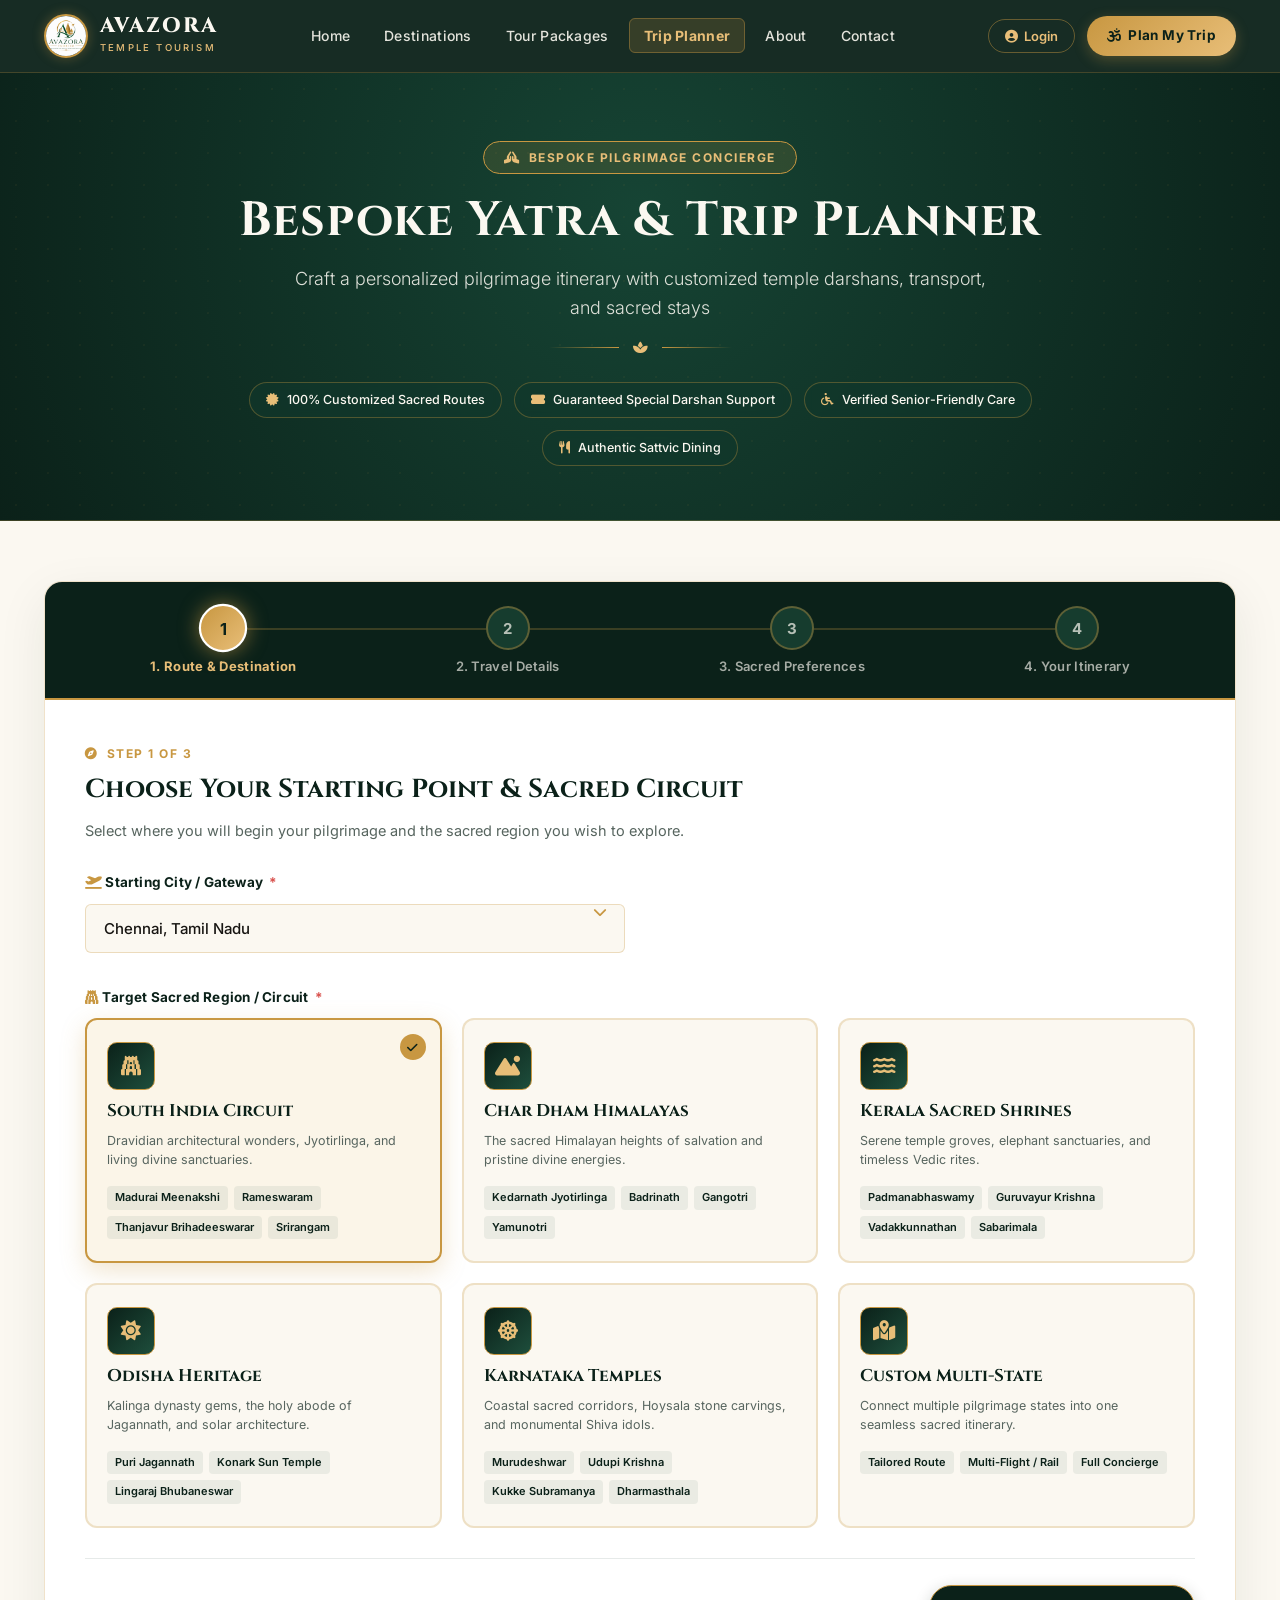
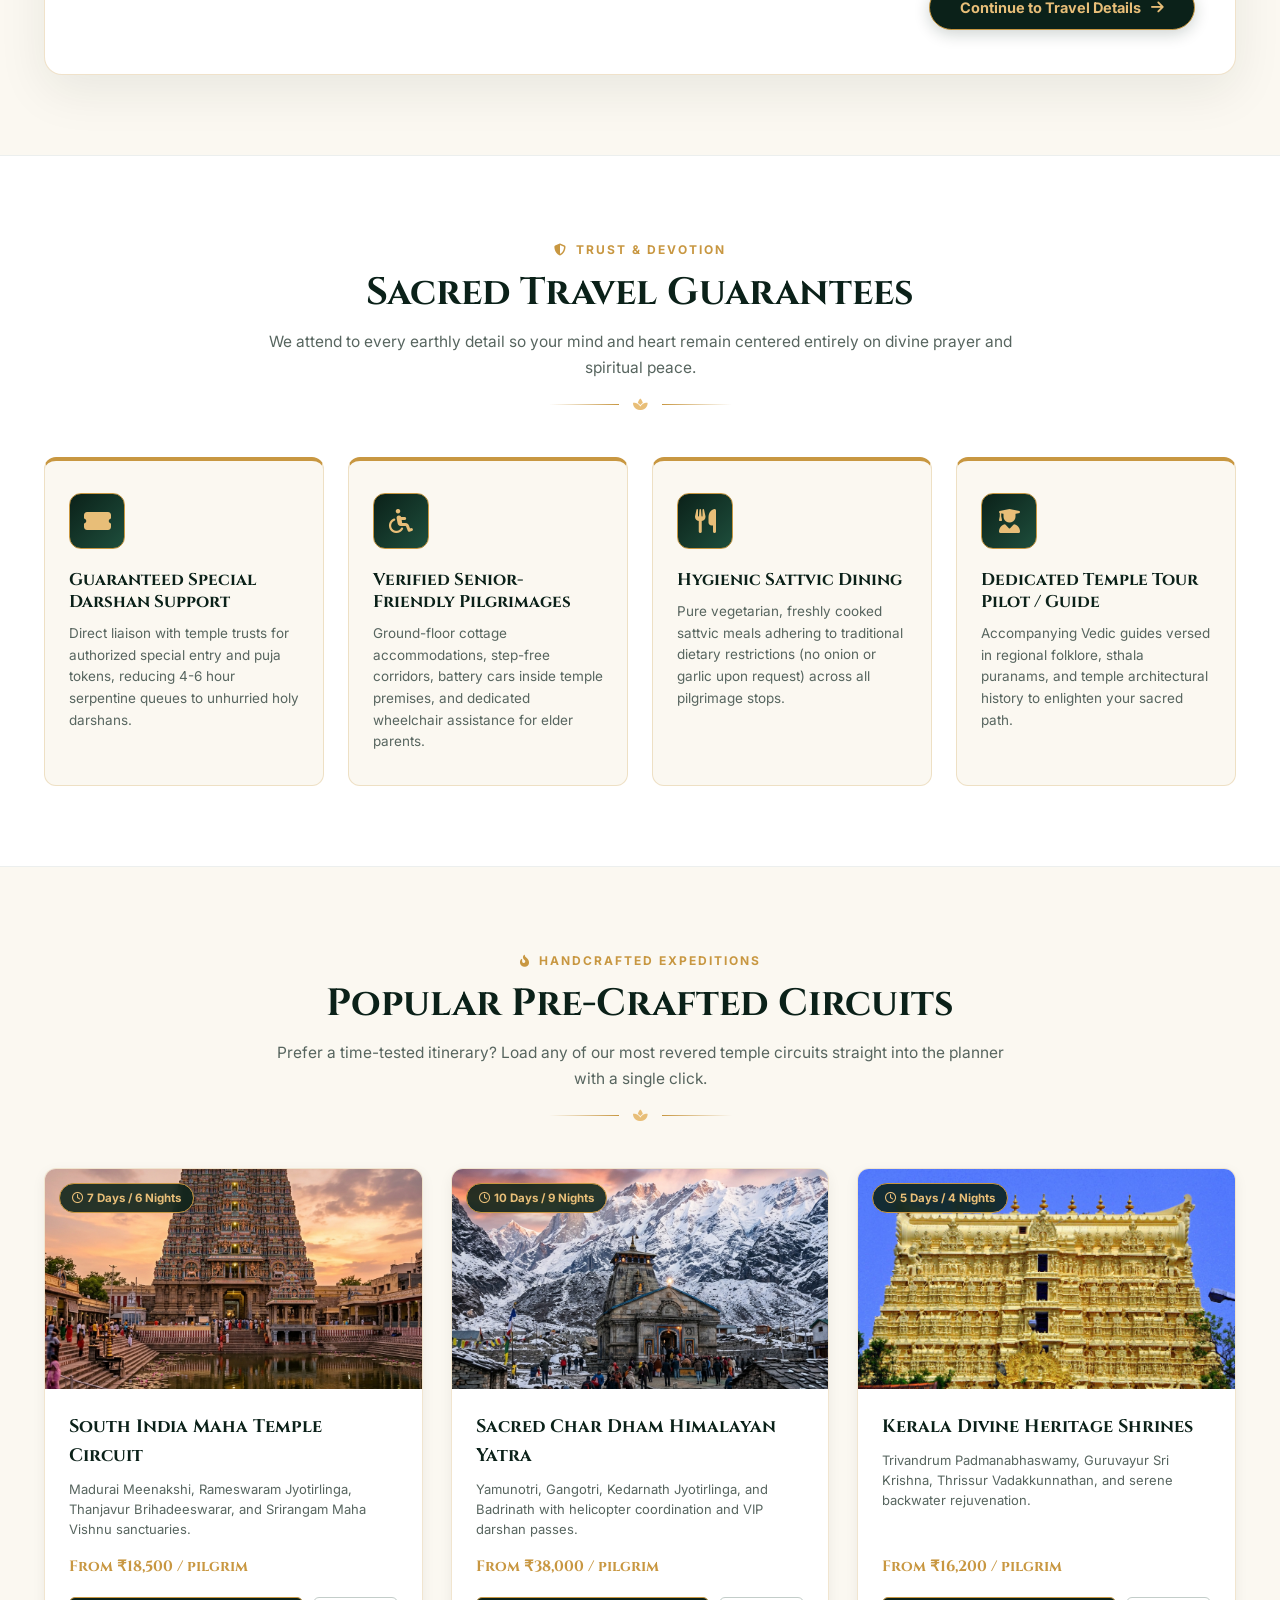
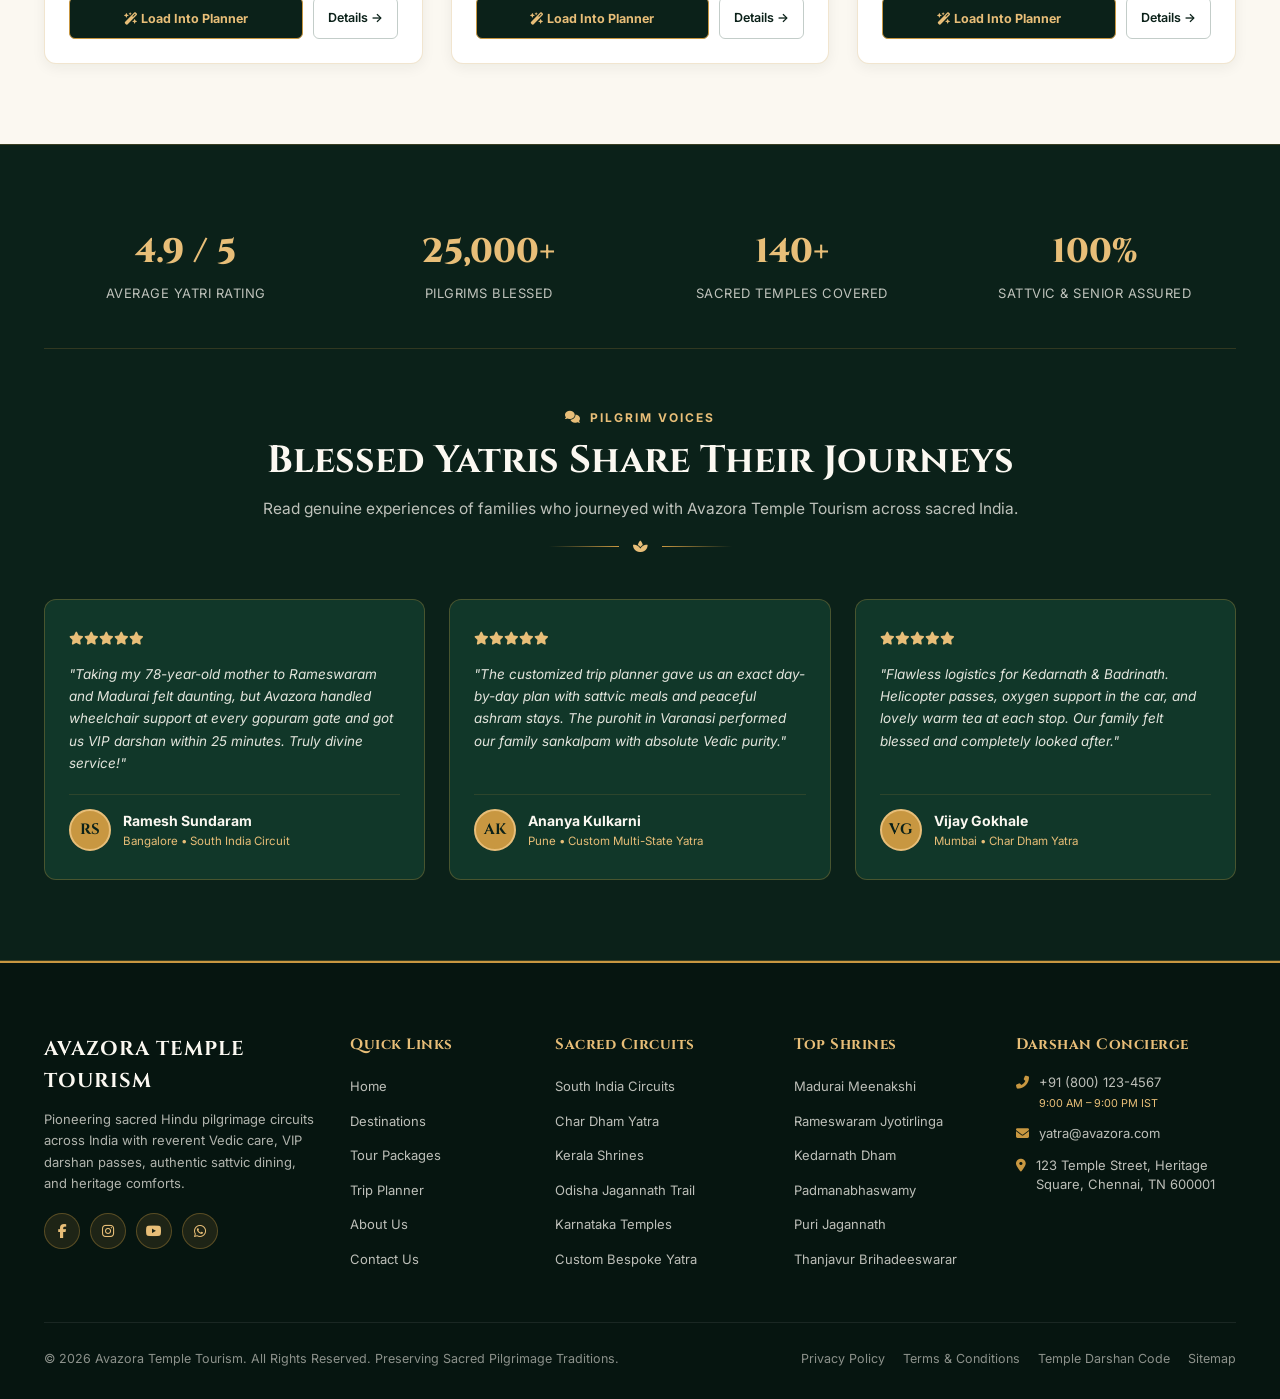
<file: planner.html>
<!DOCTYPE html>
<html lang="en">
<head>
    <meta charset="UTF-8" />
    <meta name="viewport" content="width=device-width, initial-scale=1.0" />
    <title>Bespoke Yatra & Trip Planner — Avazora Temple Tourism</title>
    <meta name="description" content="Design your customized Hindu pilgrimage itinerary across South India, Char Dham, Kerala, and holy shrines with VIP darshan, sattvic dining, and sacred stays." />

    <!-- Google Fonts: Cinzel & Inter -->
    <link rel="preconnect" href="https://fonts.googleapis.com">
    <link rel="preconnect" href="https://fonts.gstatic.com" crossorigin>
    <link href="https://fonts.googleapis.com/css2?family=Cinzel:wght@500;600;700;800;900&family=Inter:wght@300;400;500;600;700;800&display=swap" rel="stylesheet">

    <!-- Font Awesome 6.5.1 -->
    <link rel="stylesheet" href="https://cdnjs.cloudflare.com/ajax/libs/font-awesome/6.5.1/css/all.min.css" crossorigin="anonymous" referrerpolicy="no-referrer" />

    <style>
        /* ============================================================
           AVAZORA TEMPLE TOURISM — THEME TOKENS
        ============================================================ */
        :root {
            --green-deep:   #0B2119;
            --green:        #12382B;
            --green-mid:    #164434;
            --green-light:  #1E4E3C;
            --green-pale:   #EAF3EE;
            --gold:         #C89741;
            --gold-bright:  #E8BE78;
            --gold-light:   #F5D99B;
            --gold-tint:    rgba(200, 151, 65, 0.12);
            --ivory:        #FBF8F1;
            --ivory-dim:    #EFE7D5;
            --ink:          #171512;
            --white:        #FFFFFF;
            --text-muted:   #57655F;
            --border-gold:  rgba(200, 151, 65, 0.3);
            --border-light: rgba(18, 56, 43, 0.12);
            --shadow-sm:    0 4px 14px rgba(11, 33, 25, 0.06);
            --shadow-md:    0 10px 30px rgba(11, 33, 25, 0.10);
            --shadow-lg:    0 18px 46px rgba(11, 33, 25, 0.16);
            --radius-sm:    6px;
            --radius-md:    12px;
            --radius-lg:    18px;
            --transition:   all 0.3s cubic-bezier(0.25, 0.8, 0.25, 1);
        }

        *, *::before, *::after {
            box-sizing: border-box;
            margin: 0;
            padding: 0;
        }

        html {
            scroll-behavior: smooth;
        }

        body {
            font-family: 'Inter', -apple-system, BlinkMacSystemFont, 'Segoe UI', Roboto, sans-serif;
            color: var(--ink);
            background-color: var(--ivory);
            line-height: 1.6;
            overflow-x: hidden;
            -webkit-font-smoothing: antialiased;
        }

        a {
            text-decoration: none;
            color: inherit;
            transition: var(--transition);
        }

        img {
            max-width: 100%;
            height: auto;
            display: block;
        }

        button, input, select, textarea {
            font-family: inherit;
            outline: none;
            transition: var(--transition);
        }

        .container {
            width: 100%;
            max-width: 1240px;
            margin: 0 auto;
            padding: 0 24px;
        }

        /* Gold Ornamental Dividers */
        .gold-divider {
            display: flex;
            align-items: center;
            justify-content: center;
            gap: 14px;
            margin: 18px auto 0;
        }
        .gold-divider::before,
        .gold-divider::after {
            content: '';
            height: 1px;
            width: 70px;
            background: linear-gradient(to right, transparent, var(--gold));
        }
        .gold-divider::after {
            background: linear-gradient(to left, transparent, var(--gold));
        }
        .gold-divider i {
            color: var(--gold-bright);
            font-size: 13px;
        }

        /* Section Headings */
        .section-header {
            text-align: center;
            max-width: 760px;
            margin: 0 auto 46px;
        }
        .section-tag {
            display: inline-flex;
            align-items: center;
            gap: 8px;
            color: var(--gold);
            font-size: 12px;
            font-weight: 700;
            letter-spacing: 2px;
            text-transform: uppercase;
            margin-bottom: 10px;
        }
        .section-title {
            font-family: 'Cinzel', serif;
            font-size: clamp(28px, 4vw, 38px);
            font-weight: 700;
            color: var(--green-deep);
            line-height: 1.25;
            margin-bottom: 12px;
        }
        .section-desc {
            font-size: 15.5px;
            color: var(--text-muted);
            line-height: 1.65;
        }

        /* ============================================================
           STICKY NAVBAR
        ============================================================ */
        .navbar {
            position: sticky;
            top: 0;
            z-index: 1000;
            background: rgba(11, 33, 25, 0.95);
            backdrop-filter: blur(12px);
            -webkit-backdrop-filter: blur(12px);
            border-bottom: 1px solid rgba(200, 151, 65, 0.25);
            padding: 14px 0;
            transition: background 0.3s ease, padding 0.3s ease, box-shadow 0.3s ease;
        }
        .navbar.solid {
            background: var(--green-deep);
            padding: 10px 0;
            box-shadow: 0 8px 28px rgba(0, 0, 0, 0.35);
            border-bottom-color: rgba(200, 151, 65, 0.4);
        }

        .nav-inner {
            display: flex;
            align-items: center;
            justify-content: space-between;
            gap: 20px;
        }

        .nav-logo {
            display: flex;
            align-items: center;
            gap: 12px;
            text-decoration: none;
            flex-shrink: 0;
        }
        .nav-logo img {
            width: 44px;
            height: 44px;
            border-radius: 50%;
            object-fit: cover;
            border: 2px solid var(--gold);
            box-shadow: 0 0 12px rgba(200, 151, 65, 0.35);
        }
        .nav-logo-text {
            display: flex;
            flex-direction: column;
        }
        .nav-logo-brand {
            font-family: 'Cinzel', serif;
            font-size: 21px;
            font-weight: 800;
            letter-spacing: 2px;
            color: var(--ivory);
            line-height: 1;
        }
        .nav-logo-sub {
            font-size: 9.5px;
            letter-spacing: 2.2px;
            text-transform: uppercase;
            color: var(--gold-bright);
            font-weight: 500;
            margin-top: 3px;
        }

        .nav-links {
            display: flex;
            align-items: center;
            gap: 6px;
            list-style: none;
        }
        .nav-links a {
            color: rgba(251, 248, 241, 0.9);
            font-size: 14px;
            font-weight: 500;
            padding: 8px 14px;
            border-radius: 6px;
            letter-spacing: 0.3px;
        }
        .nav-links a:hover {
            color: var(--gold-bright);
            background: rgba(200, 151, 65, 0.12);
        }
        .nav-links a.active {
            color: var(--gold-bright);
            font-weight: 700;
            background: rgba(200, 151, 65, 0.18);
            border: 1px solid rgba(200, 151, 65, 0.4);
        }

        .nav-actions {
            display: flex;
            align-items: center;
            gap: 12px;
        }
        .nav-login-btn {
            background: transparent;
            color: var(--gold-bright);
            border: 1px solid rgba(200, 151, 65, 0.45);
            padding: 8px 16px;
            border-radius: 20px;
            font-size: 13px;
            font-weight: 600;
            cursor: pointer;
            display: inline-flex;
            align-items: center;
            gap: 6px;
        }
        .nav-login-btn:hover {
            background: rgba(200, 151, 65, 0.18);
            border-color: var(--gold);
            color: var(--white);
        }
        .nav-cta-btn {
            background: linear-gradient(135deg, var(--gold), var(--gold-bright));
            color: var(--green-deep);
            padding: 9px 20px;
            border-radius: 24px;
            font-size: 13.5px;
            font-weight: 700;
            letter-spacing: 0.4px;
            display: inline-flex;
            align-items: center;
            gap: 7px;
            box-shadow: 0 4px 14px rgba(200, 151, 65, 0.3);
            border: none;
            cursor: pointer;
        }
        .nav-cta-btn:hover {
            transform: translateY(-2px);
            box-shadow: 0 6px 20px rgba(200, 151, 65, 0.45);
            filter: brightness(1.08);
        }

        .mobile-toggle {
            display: none;
            background: transparent;
            color: var(--ivory);
            font-size: 22px;
            padding: 6px;
            cursor: pointer;
            border: none;
        }

        .mobile-menu {
            display: none;
            background: var(--green-deep);
            border-top: 1px solid rgba(200, 151, 65, 0.25);
            padding: 16px 24px 24px;
        }
        .mobile-menu.open {
            display: block;
        }
        .mobile-menu a {
            display: block;
            padding: 12px 0;
            color: var(--ivory);
            font-size: 15px;
            border-bottom: 1px solid rgba(255, 255, 255, 0.08);
            font-weight: 500;
        }
        .mobile-menu a.active {
            color: var(--gold-bright);
            font-weight: 700;
        }
        .mobile-menu-actions {
            margin-top: 16px;
            display: flex;
            gap: 10px;
            flex-wrap: wrap;
        }

        /* ============================================================
           1. HERO SECTION (COMPACT & ELEGANT)
        ============================================================ */
        .planner-hero {
            background: radial-gradient(circle at 50% 30%, #164434 0%, #0B2119 100%);
            color: var(--ivory);
            padding: 68px 24px 54px;
            text-align: center;
            position: relative;
            overflow: hidden;
            border-bottom: 1px solid rgba(200, 151, 65, 0.25);
        }
        .planner-hero::before {
            content: '';
            position: absolute;
            inset: 0;
            background: radial-gradient(circle, rgba(200, 151, 65, 0.09) 1px, transparent 1px);
            background-size: 32px 32px;
            opacity: 0.6;
            pointer-events: none;
        }
        .planner-hero-inner {
            max-width: 860px;
            margin: 0 auto;
            position: relative;
            z-index: 2;
        }
        .planner-hero-badge {
            display: inline-flex;
            align-items: center;
            gap: 8px;
            background: rgba(200, 151, 65, 0.15);
            border: 1px solid var(--gold);
            padding: 6px 20px;
            border-radius: 30px;
            font-size: 12px;
            font-weight: 700;
            letter-spacing: 1.5px;
            text-transform: uppercase;
            color: var(--gold-bright);
            margin-bottom: 18px;
        }
        .planner-hero h1 {
            font-family: 'Cinzel', serif;
            font-size: clamp(32px, 5vw, 48px);
            font-weight: 700;
            letter-spacing: 1px;
            color: var(--ivory);
            margin-bottom: 14px;
            line-height: 1.2;
        }
        .planner-hero p.hero-subtext {
            font-size: clamp(15.5px, 2vw, 18px);
            color: rgba(251, 248, 241, 0.88);
            max-width: 720px;
            margin: 0 auto;
            line-height: 1.65;
            font-weight: 300;
        }

        /* Trust Chips Under Hero */
        .hero-trust-chips {
            display: flex;
            align-items: center;
            justify-content: center;
            flex-wrap: wrap;
            gap: 12px;
            margin-top: 28px;
        }
        .trust-chip {
            background: rgba(18, 56, 43, 0.65);
            border: 1px solid rgba(200, 151, 65, 0.35);
            color: var(--ivory);
            padding: 7px 16px;
            border-radius: 20px;
            font-size: 12.5px;
            font-weight: 500;
            display: flex;
            align-items: center;
            gap: 8px;
            backdrop-filter: blur(4px);
        }
        .trust-chip i {
            color: var(--gold-bright);
        }

        /* ============================================================
           2. INTERACTIVE MULTI-STEP PLANNER CONTAINER
        ============================================================ */
        .planner-section {
            padding: 60px 0 80px;
            position: relative;
        }

        .planner-card {
            background: var(--white);
            border-radius: var(--radius-lg);
            box-shadow: 0 16px 50px rgba(11, 33, 25, 0.08);
            border: 1px solid rgba(200, 151, 65, 0.28);
            overflow: hidden;
            position: relative;
        }

        /* Step Progress Header */
        .step-progress-bar {
            background: var(--green-deep);
            padding: 24px 32px;
            border-bottom: 2px solid var(--gold);
        }
        .steps-nav {
            display: flex;
            align-items: center;
            justify-content: space-between;
            position: relative;
            max-width: 980px;
            margin: 0 auto;
        }
        .steps-nav::before {
            content: '';
            position: absolute;
            top: 22px;
            left: 5%;
            right: 5%;
            height: 2px;
            background: rgba(200, 151, 65, 0.25);
            z-index: 1;
        }
        .steps-progress-fill {
            position: absolute;
            top: 22px;
            left: 5%;
            height: 2px;
            background: linear-gradient(90deg, var(--gold), var(--gold-bright));
            z-index: 2;
            transition: width 0.4s ease;
            width: 0%;
        }

        .step-bubble {
            position: relative;
            z-index: 3;
            display: flex;
            flex-direction: column;
            align-items: center;
            cursor: pointer;
            background: transparent;
            border: none;
            padding: 0;
            color: rgba(251, 248, 241, 0.65);
            transition: var(--transition);
        }
        .step-icon-circle {
            width: 44px;
            height: 44px;
            border-radius: 50%;
            background: #163C2E;
            border: 2px solid rgba(200, 151, 65, 0.4);
            display: flex;
            align-items: center;
            justify-content: center;
            font-size: 15px;
            font-weight: 700;
            color: rgba(251, 248, 241, 0.7);
            margin-bottom: 8px;
            transition: var(--transition);
        }
        .step-title {
            font-size: 13px;
            font-weight: 600;
            letter-spacing: 0.3px;
            white-space: nowrap;
        }

        /* Step States */
        .step-bubble.active .step-icon-circle {
            background: linear-gradient(135deg, var(--gold), var(--gold-bright));
            border-color: var(--white);
            color: var(--green-deep);
            box-shadow: 0 0 18px rgba(200, 151, 65, 0.6);
            transform: scale(1.1);
        }
        .step-bubble.active .step-title {
            color: var(--gold-bright);
            font-weight: 700;
        }
        .step-bubble.completed .step-icon-circle {
            background: var(--green-light);
            border-color: var(--gold);
            color: var(--gold-bright);
        }
        .step-bubble.completed .step-title {
            color: rgba(251, 248, 241, 0.95);
        }

        /* Planner Content Area */
        .planner-body {
            padding: 44px 40px;
        }

        .step-panel {
            display: none;
            animation: fadeIn 0.35s ease;
        }
        .step-panel.active {
            display: block;
        }

        .panel-heading-wrap {
            margin-bottom: 30px;
            text-align: left;
        }
        .panel-subtitle {
            font-size: 12px;
            font-weight: 700;
            text-transform: uppercase;
            letter-spacing: 1.5px;
            color: var(--gold);
            margin-bottom: 6px;
            display: flex;
            align-items: center;
            gap: 8px;
        }
        .panel-title {
            font-family: 'Cinzel', serif;
            font-size: 26px;
            color: var(--green-deep);
            font-weight: 700;
            margin-bottom: 8px;
        }
        .panel-desc {
            font-size: 14.5px;
            color: var(--text-muted);
        }

        /* Form elements */
        .form-label {
            display: block;
            font-size: 13.5px;
            font-weight: 700;
            color: var(--green-deep);
            margin-bottom: 10px;
            letter-spacing: 0.2px;
        }
        .form-label span.req {
            color: #d9534f;
            margin-left: 3px;
        }

        /* Step 1: Starting City & Region Cards */
        .city-select-wrap {
            position: relative;
            margin-bottom: 34px;
            max-width: 540px;
        }
        .city-select {
            width: 100%;
            padding: 14px 18px;
            padding-right: 42px;
            border-radius: var(--radius-sm);
            border: 1.5px solid var(--border-gold);
            background: var(--ivory);
            font-size: 15px;
            color: var(--ink);
            font-weight: 500;
            appearance: none;
            -webkit-appearance: none;
            cursor: pointer;
        }
        .city-select:focus {
            border-color: var(--gold);
            background: var(--white);
            box-shadow: 0 0 0 3px rgba(200, 151, 65, 0.2);
        }
        .city-select-arrow {
            position: absolute;
            right: 18px;
            top: 50%;
            transform: translateY(-50%);
            color: var(--gold);
            pointer-events: none;
            font-size: 14px;
        }
        .custom-city-input {
            display: none;
            width: 100%;
            margin-top: 10px;
            padding: 12px 16px;
            border-radius: var(--radius-sm);
            border: 1.5px solid var(--border-gold);
            background: var(--white);
            font-size: 14px;
        }

        /* Region Circuits Grid */
        .circuits-grid {
            display: grid;
            grid-template-columns: repeat(3, 1fr);
            gap: 20px;
            margin-bottom: 30px;
        }
        .circuit-card {
            background: var(--ivory);
            border: 2px solid rgba(200, 151, 65, 0.25);
            border-radius: var(--radius-md);
            padding: 22px 20px;
            cursor: pointer;
            transition: var(--transition);
            position: relative;
            display: flex;
            flex-direction: column;
            gap: 10px;
        }
        .circuit-card:hover {
            transform: translateY(-4px);
            border-color: var(--gold);
            box-shadow: 0 10px 24px rgba(11, 33, 25, 0.08);
            background: var(--white);
        }
        .circuit-card.selected {
            background: #FBF5E8;
            border-color: var(--gold);
            box-shadow: 0 8px 24px rgba(200, 151, 65, 0.25);
        }
        .circuit-card.selected::after {
            content: '\f00c';
            font-family: 'Font Awesome 6 Free';
            font-weight: 900;
            position: absolute;
            top: 14px;
            right: 14px;
            width: 26px;
            height: 26px;
            border-radius: 50%;
            background: var(--gold);
            color: var(--green-deep);
            display: flex;
            align-items: center;
            justify-content: center;
            font-size: 12px;
        }
        .circuit-icon-box {
            width: 48px;
            height: 48px;
            border-radius: 10px;
            background: linear-gradient(135deg, var(--green-deep), var(--green-light));
            color: var(--gold-bright);
            display: flex;
            align-items: center;
            justify-content: center;
            font-size: 20px;
            border: 1px solid var(--gold);
        }
        .circuit-name {
            font-family: 'Cinzel', serif;
            font-size: 17px;
            font-weight: 700;
            color: var(--green-deep);
            line-height: 1.3;
        }
        .circuit-subtitle {
            font-size: 12.5px;
            color: var(--text-muted);
            line-height: 1.5;
        }
        .circuit-highlights {
            display: flex;
            flex-wrap: wrap;
            gap: 6px;
            margin-top: 6px;
        }
        .circuit-chip {
            font-size: 11px;
            padding: 3px 8px;
            background: rgba(18, 56, 43, 0.07);
            border-radius: 4px;
            color: var(--green-deep);
            font-weight: 600;
        }

        /* Step 2: Travel Details */
        .form-row-grid {
            display: grid;
            grid-template-columns: 1fr 1fr;
            gap: 30px;
            margin-bottom: 30px;
        }

        .date-input-wrap {
            position: relative;
        }
        .date-input {
            width: 100%;
            padding: 13px 16px;
            border-radius: var(--radius-sm);
            border: 1.5px solid var(--border-gold);
            background: var(--ivory);
            font-size: 14.5px;
            color: var(--ink);
            font-weight: 500;
        }
        .date-input:focus {
            border-color: var(--gold);
            background: var(--white);
            box-shadow: 0 0 0 3px rgba(200, 151, 65, 0.2);
        }

        /* Duration pills */
        .duration-pills-wrap {
            display: flex;
            flex-wrap: wrap;
            gap: 10px;
            margin-top: 6px;
        }
        .duration-pill {
            flex: 1;
            min-width: 80px;
            padding: 12px 14px;
            border-radius: 8px;
            border: 1.5px solid rgba(18, 56, 43, 0.15);
            background: var(--ivory);
            color: var(--green-deep);
            font-size: 13.5px;
            font-weight: 600;
            text-align: center;
            cursor: pointer;
            transition: var(--transition);
        }
        .duration-pill:hover {
            border-color: var(--gold);
            background: var(--white);
        }
        .duration-pill.active {
            background: var(--green-deep);
            color: var(--gold-bright);
            border-color: var(--gold);
            box-shadow: 0 4px 14px rgba(11, 33, 25, 0.2);
            font-weight: 700;
        }

        /* Pilgrim Counters */
        .pilgrims-box {
            background: var(--ivory);
            border-radius: var(--radius-md);
            padding: 20px 24px;
            border: 1px solid rgba(200, 151, 65, 0.25);
            margin-bottom: 30px;
        }
        .pilgrim-counter-row {
            display: flex;
            align-items: center;
            justify-content: space-between;
            padding: 12px 0;
            border-bottom: 1px solid rgba(18, 56, 43, 0.08);
        }
        .pilgrim-counter-row:last-child {
            border-bottom: none;
            padding-bottom: 4px;
        }
        .pilgrim-type-info h4 {
            font-size: 14.5px;
            font-weight: 700;
            color: var(--green-deep);
        }
        .pilgrim-type-info p {
            font-size: 12px;
            color: var(--text-muted);
        }
        .counter-controls {
            display: flex;
            align-items: center;
            gap: 12px;
        }
        .counter-btn {
            width: 34px;
            height: 34px;
            border-radius: 50%;
            border: 1.5px solid var(--border-gold);
            background: var(--white);
            color: var(--green-deep);
            font-size: 16px;
            font-weight: 700;
            display: flex;
            align-items: center;
            justify-content: center;
            cursor: pointer;
            transition: var(--transition);
        }
        .counter-btn:hover {
            background: var(--gold);
            color: var(--white);
            border-color: var(--gold);
        }
        .counter-val {
            font-size: 16px;
            font-weight: 700;
            color: var(--green-deep);
            width: 24px;
            text-align: center;
        }

        /* Preferred Pace selection */
        .pace-options-grid {
            display: grid;
            grid-template-columns: 1fr 1fr;
            gap: 18px;
            margin-bottom: 30px;
        }
        .pace-card {
            background: var(--ivory);
            border: 2px solid rgba(200, 151, 65, 0.25);
            border-radius: var(--radius-md);
            padding: 20px;
            cursor: pointer;
            transition: var(--transition);
            display: flex;
            align-items: flex-start;
            gap: 14px;
        }
        .pace-card:hover {
            border-color: var(--gold);
            background: var(--white);
        }
        .pace-card.selected {
            border-color: var(--gold);
            background: #FBF5E8;
            box-shadow: 0 6px 18px rgba(200, 151, 65, 0.2);
        }
        .pace-icon {
            font-size: 22px;
            color: var(--gold);
            margin-top: 2px;
        }
        .pace-info h4 {
            font-size: 15px;
            font-weight: 700;
            color: var(--green-deep);
            margin-bottom: 4px;
        }
        .pace-info p {
            font-size: 12.5px;
            color: var(--text-muted);
            line-height: 1.5;
        }

        /* Step 3: Sacred Preferences */
        .stays-grid {
            display: grid;
            grid-template-columns: repeat(4, 1fr);
            gap: 16px;
            margin-bottom: 32px;
        }
        .stay-card {
            background: var(--ivory);
            border: 2px solid rgba(200, 151, 65, 0.25);
            border-radius: var(--radius-md);
            padding: 18px 14px;
            text-align: center;
            cursor: pointer;
            transition: var(--transition);
            display: flex;
            flex-direction: column;
            align-items: center;
            gap: 8px;
        }
        .stay-card:hover {
            border-color: var(--gold);
            background: var(--white);
            transform: translateY(-3px);
        }
        .stay-card.selected {
            border-color: var(--gold);
            background: #FBF5E8;
            box-shadow: 0 6px 18px rgba(200, 151, 65, 0.25);
        }
        .stay-icon {
            font-size: 24px;
            color: var(--green-deep);
        }
        .stay-card.selected .stay-icon {
            color: var(--gold);
        }
        .stay-title {
            font-size: 13.5px;
            font-weight: 700;
            color: var(--green-deep);
        }
        .stay-desc {
            font-size: 11.5px;
            color: var(--text-muted);
            line-height: 1.4;
        }

        /* Special Inclusions Checklist */
        .inclusions-checklist {
            display: grid;
            grid-template-columns: 1fr 1fr;
            gap: 14px;
            margin-bottom: 34px;
        }
        .inclusion-label {
            display: flex;
            align-items: center;
            gap: 12px;
            background: var(--ivory);
            border: 1.5px solid rgba(200, 151, 65, 0.22);
            padding: 14px 18px;
            border-radius: 8px;
            cursor: pointer;
            transition: var(--transition);
        }
        .inclusion-label:hover {
            background: var(--white);
            border-color: var(--gold);
        }
        .inclusion-label input[type="checkbox"] {
            width: 19px;
            height: 19px;
            accent-color: var(--gold);
            cursor: pointer;
        }
        .inclusion-text {
            font-size: 13.5px;
            color: var(--green-deep);
            font-weight: 600;
        }

        /* Contact Details Form */
        .contact-fields-grid {
            display: grid;
            grid-template-columns: repeat(3, 1fr);
            gap: 20px;
            margin-bottom: 24px;
        }
        .contact-input {
            width: 100%;
            padding: 13px 16px;
            border-radius: var(--radius-sm);
            border: 1.5px solid var(--border-gold);
            background: var(--ivory);
            font-size: 14px;
            color: var(--ink);
        }
        .contact-input:focus {
            border-color: var(--gold);
            background: var(--white);
            box-shadow: 0 0 0 3px rgba(200, 151, 65, 0.2);
        }
        .whatsapp-optin {
            display: flex;
            align-items: center;
            gap: 8px;
            font-size: 12.5px;
            color: var(--green-deep);
            font-weight: 500;
            margin-bottom: 30px;
        }
        .whatsapp-optin input {
            accent-color: #25D366;
            width: 16px;
            height: 16px;
        }

        /* Step Action Buttons */
        .step-actions {
            display: flex;
            align-items: center;
            justify-content: space-between;
            padding-top: 26px;
            border-top: 1px solid rgba(18, 56, 43, 0.1);
            margin-top: 10px;
        }
        .btn-step-back {
            background: transparent;
            border: 1.5px solid rgba(18, 56, 43, 0.25);
            color: var(--green-deep);
            padding: 12px 26px;
            border-radius: 30px;
            font-size: 14px;
            font-weight: 600;
            cursor: pointer;
            display: inline-flex;
            align-items: center;
            gap: 8px;
        }
        .btn-step-back:hover {
            background: rgba(18, 56, 43, 0.08);
            border-color: var(--green-deep);
        }
        .btn-step-next {
            background: var(--green-deep);
            color: var(--gold-bright);
            border: 1.5px solid var(--gold);
            padding: 13px 30px;
            border-radius: 30px;
            font-size: 14.5px;
            font-weight: 700;
            cursor: pointer;
            display: inline-flex;
            align-items: center;
            gap: 10px;
            box-shadow: 0 4px 16px rgba(11, 33, 25, 0.2);
        }
        .btn-step-next:hover {
            background: var(--green);
            transform: translateX(2px);
            box-shadow: 0 6px 20px rgba(11, 33, 25, 0.3);
        }

        /* Gold Generate Button with Shine Effect */
        .btn-generate-itinerary {
            position: relative;
            overflow: hidden;
            background: linear-gradient(135deg, var(--gold), var(--gold-bright));
            color: var(--green-deep);
            border: none;
            padding: 16px 36px;
            border-radius: 30px;
            font-size: 15.5px;
            font-weight: 800;
            letter-spacing: 0.5px;
            cursor: pointer;
            display: inline-flex;
            align-items: center;
            gap: 12px;
            box-shadow: 0 8px 24px rgba(200, 151, 65, 0.4);
            transition: var(--transition);
        }
        .btn-generate-itinerary::after {
            content: '';
            position: absolute;
            top: -50%;
            left: -60%;
            width: 40%;
            height: 200%;
            background: linear-gradient(to right, rgba(255, 255, 255, 0) 0%, rgba(255, 255, 255, 0.7) 50%, rgba(255, 255, 255, 0) 100%);
            transform: rotate(30deg);
            animation: shineSweep 3.5s infinite;
        }
        @keyframes shineSweep {
            0% { left: -60%; }
            20% { left: 140%; }
            100% { left: 140%; }
        }
        .btn-generate-itinerary:hover {
            transform: translateY(-2px);
            box-shadow: 0 12px 30px rgba(200, 151, 65, 0.55);
            filter: brightness(1.06);
        }

        /* ============================================================
           3. LIVE GENERATED ITINERARY PREVIEW BOX (STEP 4)
        ============================================================ */
        .itinerary-result-box {
            display: none;
            background: var(--white);
            border-radius: var(--radius-lg);
            border: 2px solid var(--gold);
            box-shadow: 0 20px 60px rgba(11, 33, 25, 0.12);
            overflow: hidden;
            margin-top: 40px;
            animation: slideUpFade 0.5s ease;
        }
        @keyframes slideUpFade {
            from { opacity: 0; transform: translateY(24px); }
            to { opacity: 1; transform: translateY(0); }
        }

        .result-header-banner {
            background: linear-gradient(135deg, var(--green-deep) 0%, #164434 100%);
            color: var(--ivory);
            padding: 34px 36px;
            border-bottom: 2px solid var(--gold);
            position: relative;
        }
        .result-badge {
            display: inline-flex;
            align-items: center;
            gap: 8px;
            background: rgba(200, 151, 65, 0.18);
            border: 1px solid var(--gold);
            padding: 5px 14px;
            border-radius: 20px;
            font-size: 11.5px;
            font-weight: 700;
            letter-spacing: 1.5px;
            text-transform: uppercase;
            color: var(--gold-bright);
            margin-bottom: 12px;
        }
        .result-header-title {
            font-family: 'Cinzel', serif;
            font-size: clamp(24px, 3.5vw, 34px);
            font-weight: 700;
            color: var(--ivory);
            margin-bottom: 8px;
        }
        .result-subline {
            font-size: 14.5px;
            color: rgba(251, 248, 241, 0.85);
        }

        /* Route flow banner */
        .route-summary-bar {
            background: #FBF4E6;
            border-bottom: 1px solid rgba(200, 151, 65, 0.3);
            padding: 18px 36px;
            display: flex;
            align-items: center;
            justify-content: space-between;
            flex-wrap: wrap;
            gap: 16px;
        }
        .route-stops {
            display: flex;
            align-items: center;
            flex-wrap: wrap;
            gap: 10px;
            font-size: 14.5px;
            font-weight: 700;
            color: var(--green-deep);
        }
        .route-arrow {
            color: var(--gold);
            font-size: 13px;
        }
        .route-meta-pills {
            display: flex;
            gap: 10px;
            flex-wrap: wrap;
        }
        .meta-pill {
            background: var(--white);
            border: 1px solid rgba(200, 151, 65, 0.4);
            padding: 5px 12px;
            border-radius: 20px;
            font-size: 12px;
            font-weight: 600;
            color: var(--green-deep);
            display: inline-flex;
            align-items: center;
            gap: 6px;
        }
        .meta-pill i {
            color: var(--gold);
        }

        /* Estimate cost breakdown */
        .result-estimate-grid {
            display: grid;
            grid-template-columns: 1.2fr 1.8fr;
            gap: 24px;
            padding: 30px 36px;
            background: var(--ivory);
            border-bottom: 1px solid rgba(18, 56, 43, 0.08);
        }
        .estimate-card {
            background: var(--white);
            border-radius: var(--radius-md);
            padding: 24px;
            border: 1.5px solid var(--border-gold);
            box-shadow: var(--shadow-sm);
        }
        .estimate-price-label {
            font-size: 12px;
            font-weight: 700;
            text-transform: uppercase;
            letter-spacing: 1.2px;
            color: var(--text-muted);
            margin-bottom: 6px;
        }
        .estimate-price-value {
            font-family: 'Cinzel', serif;
            font-size: clamp(26px, 3vw, 34px);
            font-weight: 800;
            color: var(--green-deep);
            line-height: 1.1;
            margin-bottom: 6px;
        }
        .estimate-price-value span.gold-txt {
            color: var(--gold);
        }
        .estimate-total-note {
            font-size: 13px;
            color: var(--green-light);
            font-weight: 600;
        }
        .included-tags-wrap {
            margin-top: 14px;
            display: flex;
            flex-wrap: wrap;
            gap: 6px;
        }
        .inc-tag {
            font-size: 11.5px;
            background: var(--green-pale);
            color: var(--green-deep);
            padding: 4px 10px;
            border-radius: 4px;
            font-weight: 600;
            display: inline-flex;
            align-items: center;
            gap: 5px;
        }
        .inc-tag i {
            color: var(--gold);
        }

        .quick-booking-prompt {
            display: flex;
            flex-direction: column;
            justify-content: center;
            gap: 12px;
        }
        .quick-prompt-title {
            font-size: 16px;
            font-weight: 700;
            color: var(--green-deep);
        }
        .quick-prompt-desc {
            font-size: 13.5px;
            color: var(--text-muted);
            line-height: 1.5;
        }

        /* Day-by-Day Timeline */
        .timeline-container {
            padding: 36px;
        }
        .timeline-header {
            display: flex;
            justify-content: space-between;
            align-items: center;
            margin-bottom: 24px;
            flex-wrap: wrap;
            gap: 12px;
        }
        .timeline-header h3 {
            font-family: 'Cinzel', serif;
            font-size: 22px;
            color: var(--green-deep);
            font-weight: 700;
        }

        .timeline-items-list {
            display: flex;
            flex-direction: column;
            gap: 18px;
        }
        .timeline-card {
            background: var(--ivory);
            border-radius: var(--radius-md);
            border: 1px solid rgba(200, 151, 65, 0.25);
            border-left: 5px solid var(--gold);
            padding: 22px 24px;
            transition: var(--transition);
        }
        .timeline-card:hover {
            background: var(--white);
            box-shadow: 0 6px 20px rgba(11, 33, 25, 0.08);
            border-color: var(--gold);
        }
        .day-badge-row {
            display: flex;
            justify-content: space-between;
            align-items: center;
            margin-bottom: 8px;
            flex-wrap: wrap;
            gap: 8px;
        }
        .day-badge {
            background: var(--green-deep);
            color: var(--gold-bright);
            font-size: 12px;
            font-weight: 700;
            padding: 4px 12px;
            border-radius: 4px;
            letter-spacing: 0.5px;
        }
        .day-transit-chip {
            font-size: 12px;
            color: var(--text-muted);
            font-weight: 500;
            display: flex;
            align-items: center;
            gap: 6px;
        }
        .day-title {
            font-family: 'Cinzel', serif;
            font-size: 17px;
            font-weight: 700;
            color: var(--green-deep);
            margin-bottom: 8px;
        }
        .day-desc {
            font-size: 13.5px;
            color: var(--ink);
            line-height: 1.6;
            margin-bottom: 12px;
        }
        .day-activities-list {
            list-style: none;
            display: grid;
            grid-template-columns: 1fr 1fr;
            gap: 8px;
        }
        .day-activity-item {
            font-size: 12.5px;
            color: var(--green);
            font-weight: 600;
            display: flex;
            align-items: center;
            gap: 8px;
            background: rgba(255, 255, 255, 0.7);
            padding: 6px 10px;
            border-radius: 4px;
            border: 1px solid rgba(18, 56, 43, 0.06);
        }
        .day-activity-item i {
            color: var(--gold);
            font-size: 11px;
        }

        /* Result Actions Bar */
        .result-actions-bar {
            background: var(--green-deep);
            padding: 24px 36px;
            border-top: 2px solid var(--gold);
            display: flex;
            align-items: center;
            justify-content: space-between;
            flex-wrap: wrap;
            gap: 16px;
        }
        .actions-left {
            display: flex;
            align-items: center;
            gap: 12px;
            flex-wrap: wrap;
        }
        .btn-whatsapp {
            background: #25D366;
            color: #FFFFFF;
            border: none;
            padding: 12px 22px;
            border-radius: 25px;
            font-size: 14px;
            font-weight: 700;
            cursor: pointer;
            display: inline-flex;
            align-items: center;
            gap: 8px;
            box-shadow: 0 4px 14px rgba(37, 211, 102, 0.35);
        }
        .btn-whatsapp:hover {
            background: #20BD5A;
            transform: translateY(-2px);
        }
        .btn-print {
            background: transparent;
            color: var(--ivory);
            border: 1.5px solid rgba(251, 248, 241, 0.35);
            padding: 11px 20px;
            border-radius: 25px;
            font-size: 13.5px;
            font-weight: 600;
            cursor: pointer;
            display: inline-flex;
            align-items: center;
            gap: 8px;
        }
        .btn-print:hover {
            border-color: var(--gold);
            color: var(--gold-bright);
            background: rgba(200, 151, 65, 0.1);
        }
        .btn-book-consultant {
            background: linear-gradient(135deg, var(--gold), var(--gold-bright));
            color: var(--green-deep);
            border: none;
            padding: 13px 26px;
            border-radius: 25px;
            font-size: 14.5px;
            font-weight: 800;
            cursor: pointer;
            display: inline-flex;
            align-items: center;
            gap: 8px;
            box-shadow: 0 4px 16px rgba(200, 151, 65, 0.4);
        }
        .btn-book-consultant:hover {
            transform: translateY(-2px);
            filter: brightness(1.08);
            box-shadow: 0 6px 22px rgba(200, 151, 65, 0.55);
        }
        .btn-edit-plan {
            background: transparent;
            border: none;
            color: var(--gold-bright);
            font-size: 13px;
            font-weight: 600;
            cursor: pointer;
            text-decoration: underline;
            padding: 6px;
        }
        .btn-edit-plan:hover {
            color: var(--white);
        }

        /* ============================================================
           4. SACRED TRAVEL GUARANTEES
        ============================================================ */
        .guarantees-section {
            background: var(--white);
            padding: 80px 0;
            border-top: 1px solid rgba(18, 56, 43, 0.08);
            border-bottom: 1px solid rgba(18, 56, 43, 0.08);
        }
        .guarantees-grid {
            display: grid;
            grid-template-columns: repeat(4, 1fr);
            gap: 24px;
        }
        .guarantee-card {
            background: var(--ivory);
            border: 1px solid rgba(200, 151, 65, 0.25);
            border-top: 4px solid var(--gold);
            border-radius: var(--radius-md);
            padding: 32px 24px;
            display: flex;
            flex-direction: column;
            transition: var(--transition);
        }
        .guarantee-card:hover {
            transform: translateY(-6px);
            box-shadow: var(--shadow-md);
            border-color: var(--gold);
            background: var(--white);
        }
        .guarantee-icon-wrap {
            width: 56px;
            height: 56px;
            border-radius: 12px;
            background: linear-gradient(135deg, var(--green-deep), var(--green-light));
            color: var(--gold-bright);
            display: flex;
            align-items: center;
            justify-content: center;
            font-size: 24px;
            border: 1.5px solid var(--gold);
            margin-bottom: 20px;
        }
        .guarantee-title {
            font-family: 'Cinzel', serif;
            font-size: 17px;
            font-weight: 700;
            color: var(--green-deep);
            margin-bottom: 10px;
            line-height: 1.3;
        }
        .guarantee-desc {
            font-size: 13.5px;
            color: var(--text-muted);
            line-height: 1.6;
        }

        /* ============================================================
           5. POPULAR PRE-CRAFTED CIRCUITS
        ============================================================ */
        .circuits-showcase-section {
            padding: 80px 0;
            background: var(--ivory);
        }
        .pre-circuits-grid {
            display: grid;
            grid-template-columns: repeat(3, 1fr);
            gap: 28px;
        }
        .pre-circuit-card {
            background: var(--white);
            border-radius: var(--radius-md);
            overflow: hidden;
            border: 1px solid rgba(200, 151, 65, 0.25);
            box-shadow: var(--shadow-sm);
            transition: var(--transition);
            display: flex;
            flex-direction: column;
        }
        .pre-circuit-card:hover {
            transform: translateY(-6px);
            box-shadow: var(--shadow-lg);
            border-color: var(--gold);
        }
        .pre-card-img-wrap {
            position: relative;
            height: 220px;
            overflow: hidden;
        }
        .pre-card-img {
            width: 100%;
            height: 100%;
            object-fit: cover;
            transition: transform 0.6s ease;
        }
        .pre-circuit-card:hover .pre-card-img {
            transform: scale(1.06);
        }
        .pre-duration-badge {
            position: absolute;
            top: 14px;
            left: 14px;
            background: rgba(11, 33, 25, 0.88);
            border: 1px solid var(--gold);
            color: var(--gold-bright);
            padding: 5px 12px;
            border-radius: 20px;
            font-size: 11.5px;
            font-weight: 700;
            backdrop-filter: blur(4px);
        }
        .pre-card-content {
            padding: 24px;
            display: flex;
            flex-direction: column;
            flex: 1;
        }
        .pre-card-title {
            font-family: 'Cinzel', serif;
            font-size: 18px;
            font-weight: 700;
            color: var(--green-deep);
            margin-bottom: 8px;
        }
        .pre-card-desc {
            font-size: 13px;
            color: var(--text-muted);
            line-height: 1.55;
            margin-bottom: 16px;
        }
        .pre-card-price {
            font-family: 'Cinzel', serif;
            font-size: 15px;
            color: var(--gold);
            font-weight: 700;
            margin-top: auto;
            margin-bottom: 18px;
        }
        .pre-card-actions {
            display: flex;
            gap: 10px;
        }
        .btn-load-circuit {
            flex: 1;
            background: var(--green-deep);
            color: var(--gold-bright);
            border: 1px solid var(--gold);
            padding: 10px 14px;
            border-radius: 6px;
            font-size: 12.5px;
            font-weight: 700;
            cursor: pointer;
            text-align: center;
        }
        .btn-load-circuit:hover {
            background: var(--green);
            color: var(--white);
        }
        .btn-view-pkg {
            background: transparent;
            color: var(--green-deep);
            border: 1px solid rgba(18, 56, 43, 0.25);
            padding: 10px 14px;
            border-radius: 6px;
            font-size: 12.5px;
            font-weight: 600;
            text-align: center;
        }
        .btn-view-pkg:hover {
            border-color: var(--green-deep);
            background: var(--green-pale);
        }

        /* ============================================================
           6. PILGRIM TESTIMONIALS & TRUST STATS
        ============================================================ */
        .testimonials-section {
            background: var(--green-deep);
            color: var(--ivory);
            padding: 80px 0;
            position: relative;
            border-top: 1px solid rgba(200, 151, 65, 0.25);
            border-bottom: 1px solid rgba(200, 151, 65, 0.25);
        }
        .trust-stats-grid {
            display: grid;
            grid-template-columns: repeat(4, 1fr);
            gap: 20px;
            margin-bottom: 54px;
            padding-bottom: 44px;
            border-bottom: 1px solid rgba(200, 151, 65, 0.2);
            text-align: center;
        }
        .stat-item h3 {
            font-family: 'Cinzel', serif;
            font-size: 34px;
            font-weight: 800;
            color: var(--gold-bright);
            margin-bottom: 4px;
        }
        .stat-item p {
            font-size: 13px;
            color: rgba(251, 248, 241, 0.75);
            letter-spacing: 0.5px;
        }

        .testimonials-grid {
            display: grid;
            grid-template-columns: repeat(3, 1fr);
            gap: 24px;
        }
        .testimonial-card {
            background: rgba(22, 68, 52, 0.65);
            border: 1px solid rgba(200, 151, 65, 0.3);
            border-radius: var(--radius-md);
            padding: 28px 24px;
            backdrop-filter: blur(6px);
            display: flex;
            flex-direction: column;
        }
        .stars-row {
            color: var(--gold-bright);
            font-size: 13px;
            margin-bottom: 14px;
        }
        .testimonial-quote {
            font-size: 13.5px;
            line-height: 1.65;
            color: rgba(251, 248, 241, 0.9);
            font-style: italic;
            margin-bottom: 20px;
            flex: 1;
        }
        .yatri-profile {
            display: flex;
            align-items: center;
            gap: 12px;
            border-top: 1px solid rgba(200, 151, 65, 0.15);
            padding-top: 14px;
        }
        .yatri-avatar {
            width: 42px;
            height: 42px;
            border-radius: 50%;
            background: var(--gold);
            color: var(--green-deep);
            font-weight: 700;
            font-family: 'Cinzel', serif;
            display: flex;
            align-items: center;
            justify-content: center;
            font-size: 15px;
            border: 2px solid var(--gold-bright);
        }
        .yatri-info h4 {
            font-size: 14px;
            color: var(--ivory);
            font-weight: 700;
        }
        .yatri-info p {
            font-size: 11.5px;
            color: var(--gold-bright);
        }

        /* ============================================================
           7. FOOTER
        ============================================================ */
        .site-footer {
            background: #061510;
            color: rgba(251, 248, 241, 0.85);
            padding: 70px 0 30px;
            border-top: 2px solid var(--gold);
        }
        .footer-grid {
            display: grid;
            grid-template-columns: 1.6fr 1fr 1.2fr 1.1fr 1.3fr;
            gap: 36px;
            margin-bottom: 50px;
        }
        .footer-brand h3 {
            font-family: 'Cinzel', serif;
            font-size: 20px;
            color: var(--ivory);
            font-weight: 700;
            letter-spacing: 1px;
            margin-bottom: 12px;
        }
        .footer-brand p {
            font-size: 13px;
            line-height: 1.65;
            color: rgba(251, 248, 241, 0.7);
            margin-bottom: 18px;
        }
        .footer-socials {
            display: flex;
            gap: 10px;
        }
        .social-link {
            width: 36px;
            height: 36px;
            border-radius: 50%;
            background: rgba(200, 151, 65, 0.12);
            border: 1px solid rgba(200, 151, 65, 0.35);
            color: var(--gold-bright);
            display: flex;
            align-items: center;
            justify-content: center;
            font-size: 14px;
        }
        .social-link:hover {
            background: var(--gold);
            color: var(--green-deep);
            transform: translateY(-2px);
        }

        .footer-col h4 {
            font-family: 'Cinzel', serif;
            font-size: 15px;
            color: var(--gold-bright);
            font-weight: 700;
            margin-bottom: 16px;
            letter-spacing: 0.5px;
        }
        .footer-links {
            list-style: none;
            display: flex;
            flex-direction: column;
            gap: 9px;
        }
        .footer-links a {
            font-size: 13px;
            color: rgba(251, 248, 241, 0.75);
        }
        .footer-links a:hover {
            color: var(--gold-bright);
            padding-left: 4px;
        }

        .footer-contact-list {
            list-style: none;
            display: flex;
            flex-direction: column;
            gap: 12px;
        }
        .footer-contact-item {
            display: flex;
            align-items: flex-start;
            gap: 10px;
            font-size: 13px;
            color: rgba(251, 248, 241, 0.75);
            line-height: 1.5;
        }
        .footer-contact-item i {
            color: var(--gold);
            margin-top: 3px;
            font-size: 13px;
        }

        .footer-bottom {
            padding-top: 26px;
            border-top: 1px solid rgba(255, 255, 255, 0.08);
            display: flex;
            justify-content: space-between;
            align-items: center;
            flex-wrap: wrap;
            gap: 14px;
            font-size: 12.5px;
            color: rgba(251, 248, 241, 0.55);
        }
        .footer-legal-links {
            display: flex;
            gap: 18px;
        }
        .footer-legal-links a:hover {
            color: var(--gold-bright);
        }

        /* ============================================================
           MODALS & TOAST NOTIFICATION
        ============================================================ */
        .modal-backdrop {
            display: none;
            position: fixed;
            inset: 0;
            background: rgba(11, 33, 25, 0.85);
            backdrop-filter: blur(8px);
            z-index: 2100;
            align-items: center;
            justify-content: center;
            padding: 20px;
        }
        .modal-backdrop.open {
            display: flex;
        }
        .modal-card {
            background: var(--white);
            border-radius: var(--radius-md);
            width: 100%;
            max-width: 520px;
            border: 2px solid var(--gold);
            box-shadow: 0 20px 60px rgba(0, 0, 0, 0.5);
            overflow: hidden;
            animation: modalPop 0.3s ease;
        }
        @keyframes modalPop {
            from { transform: scale(0.95); opacity: 0; }
            to { transform: scale(1); opacity: 1; }
        }
        .modal-header {
            background: var(--green-deep);
            color: var(--ivory);
            padding: 20px 24px;
            display: flex;
            justify-content: space-between;
            align-items: center;
            border-bottom: 2px solid var(--gold);
        }
        .modal-header h3 {
            font-family: 'Cinzel', serif;
            font-size: 18px;
            color: var(--gold-bright);
            font-weight: 700;
        }
        .modal-close-btn {
            background: transparent;
            border: none;
            color: var(--ivory);
            font-size: 20px;
            cursor: pointer;
            padding: 4px;
        }
        .modal-body {
            padding: 26px 24px;
        }

        /* Toast notification */
        .toast-notification {
            position: fixed;
            bottom: 24px;
            right: 24px;
            background: var(--green-deep);
            color: var(--ivory);
            border: 1.5px solid var(--gold);
            padding: 14px 22px;
            border-radius: 8px;
            box-shadow: 0 10px 30px rgba(0, 0, 0, 0.35);
            display: flex;
            align-items: center;
            gap: 12px;
            font-size: 14px;
            font-weight: 600;
            z-index: 2500;
            transform: translateY(100px);
            opacity: 0;
            transition: all 0.3s ease;
        }
        .toast-notification.show {
            transform: translateY(0);
            opacity: 1;
        }

        /* ============================================================
           PRINT STYLES FOR ITINERARY
        ============================================================ */
        @media print {
            body {
                background: #ffffff !important;
                color: #000000 !important;
            }
            .navbar, .planner-hero, .planner-card, .guarantees-section, 
            .circuits-showcase-section, .testimonials-section, .site-footer, 
            .result-actions-bar, .modal-backdrop, .toast-notification {
                display: none !important;
            }
            .itinerary-result-box {
                display: block !important;
                box-shadow: none !important;
                border: 1px solid #C89741 !important;
                margin: 0 !important;
            }
            .result-header-banner {
                background: #12382B !important;
                color: #ffffff !important;
                -webkit-print-color-adjust: exact;
                print-color-adjust: exact;
            }
            .timeline-card {
                page-break-inside: avoid;
                border: 1px solid #ccc !important;
                background: #fafafa !important;
            }
        }

        /* ============================================================
           RESPONSIVE DESIGN (MEDIA QUERIES)
        ============================================================ */
        @media (max-width: 1080px) {
            .circuits-grid {
                grid-template-columns: repeat(2, 1fr);
            }
            .stays-grid {
                grid-template-columns: repeat(2, 1fr);
            }
            .guarantees-grid {
                grid-template-columns: repeat(2, 1fr);
            }
            .pre-circuits-grid {
                grid-template-columns: repeat(2, 1fr);
            }
            .trust-stats-grid {
                grid-template-columns: repeat(2, 1fr);
                gap: 28px;
            }
            .testimonials-grid {
                grid-template-columns: 1fr;
            }
            .footer-grid {
                grid-template-columns: 1fr 1fr;
            }
        }

        @media (max-width: 860px) {
            .nav-links, .nav-login-btn {
                display: none;
            }
            .mobile-toggle {
                display: block;
            }
            .steps-nav {
                flex-wrap: wrap;
                gap: 14px;
                justify-content: center;
            }
            .steps-nav::before, .steps-progress-fill {
                display: none;
            }
            .step-bubble {
                flex: 1 1 40%;
            }
            .form-row-grid, .contact-fields-grid, .pace-options-grid, .inclusions-checklist {
                grid-template-columns: 1fr;
            }
            .result-estimate-grid {
                grid-template-columns: 1fr;
            }
            .planner-body {
                padding: 30px 20px;
            }
        }

        @media (max-width: 600px) {
            .circuits-grid, .stays-grid, .guarantees-grid, .pre-circuits-grid {
                grid-template-columns: 1fr;
            }
            .step-bubble .step-title {
                font-size: 11.5px;
            }
            .footer-grid {
                grid-template-columns: 1fr;
            }
            .result-actions-bar {
                flex-direction: column;
                align-items: stretch;
            }
            .actions-left {
                flex-direction: column;
                width: 100%;
            }
            .btn-whatsapp, .btn-print, .btn-book-consultant {
                width: 100%;
                justify-content: center;
            }
            .day-activities-list {
                grid-template-columns: 1fr;
            }
        }
    </style>
</head>
<body>

    <!-- ============================================================
         STICKY NAVBAR
    ============================================================ -->
    <header>
        <nav class="navbar" id="navbar">
            <div class="container nav-inner">
                <!-- Logo: images/logo.jpg + AVAZORA TEMPLE TOURISM -->
                <a href="index.html" class="nav-logo">
                    <img src="images/logo.jpg" alt="Avazora Temple Tourism">
                    <div class="nav-logo-text">
                        <span class="nav-logo-brand">AVAZORA</span>
                        <span class="nav-logo-sub">TEMPLE TOURISM</span>
                    </div>
                </a>

                <!-- Nav Links -->
                <ul class="nav-links">
                    <li><a href="index.html">Home</a></li>
                    <li><a href="destinations.html">Destinations</a></li>
                    <li><a href="packages.html">Tour Packages</a></li>
                    <li><a href="planner.html" class="active">Trip Planner</a></li>
                    <li><a href="about.html">About</a></li>
                    <li><a href="contact.html">Contact</a></li>
                </ul>

                <!-- Nav Right Actions -->
                <div class="nav-actions">
                    <button type="button" class="nav-login-btn" id="navLoginBtn" onclick="openLoginModal()">
                        <i class="fas fa-user-circle"></i> <span id="navLoginText">Login</span>
                    </button>
                    <a href="#plannerApp" class="nav-cta-btn">
                        <i class="fas fa-om"></i> Plan My Trip
                    </a>
                    <button class="mobile-toggle" id="mobileToggle" aria-label="Toggle Navigation">
                        <i class="fas fa-bars"></i>
                    </button>
                </div>
            </div>

            <!-- Mobile Drawer Menu -->
            <div class="mobile-menu" id="mobileMenu">
                <a href="index.html">Home</a>
                <a href="destinations.html">Destinations</a>
                <a href="packages.html">Tour Packages</a>
                <a href="planner.html" class="active">Trip Planner</a>
                <a href="about.html">About</a>
                <a href="contact.html">Contact</a>
                <div class="mobile-menu-actions">
                    <button type="button" class="nav-login-btn" style="display:inline-flex;" onclick="openLoginModal(); toggleMobileMenu();">
                        <i class="fas fa-user-circle"></i> Login / Profile
                    </button>
                    <a href="#plannerApp" class="nav-cta-btn" onclick="toggleMobileMenu();">
                        <i class="fas fa-om"></i> Plan My Trip
                    </a>
                </div>
            </div>
        </nav>
    </header>

    <!-- ============================================================
         1. HERO HEADER (COMPACT & ELEGANT)
    ============================================================ -->
    <section class="planner-hero">
        <div class="container planner-hero-inner">
            <div class="planner-hero-badge">
                <i class="fas fa-hands-praying"></i> Bespoke Pilgrimage Concierge
            </div>
            <h1>Bespoke Yatra &amp; Trip Planner</h1>
            <p class="hero-subtext">
                Craft a personalized pilgrimage itinerary with customized temple darshans, transport, and sacred stays
            </p>
            <div class="gold-divider">
                <i class="fas fa-spa"></i>
            </div>

            <!-- Trust Chips -->
            <div class="hero-trust-chips">
                <div class="trust-chip">
                    <i class="fas fa-certificate"></i> 100% Customized Sacred Routes
                </div>
                <div class="trust-chip">
                    <i class="fas fa-ticket-alt"></i> Guaranteed Special Darshan Support
                </div>
                <div class="trust-chip">
                    <i class="fas fa-wheelchair"></i> Verified Senior-Friendly Care
                </div>
                <div class="trust-chip">
                    <i class="fas fa-utensils"></i> Authentic Sattvic Dining
                </div>
            </div>
        </div>
    </section>

    <!-- ============================================================
         2. INTERACTIVE MULTI-STEP PLANNER (THE CORE FEATURE)
    ============================================================ -->
    <main class="planner-section" id="plannerApp">
        <div class="container">
            <div class="planner-card">

                <!-- Step Progress Indicator -->
                <div class="step-progress-bar">
                    <div class="steps-nav">
                        <div class="steps-progress-fill" id="progressFillBar"></div>

                        <!-- Step 1 -->
                        <button type="button" class="step-bubble active" id="stepBubble1" onclick="goToStep(1)">
                            <div class="step-icon-circle">1</div>
                            <span class="step-title">1. Route &amp; Destination</span>
                        </button>

                        <!-- Step 2 -->
                        <button type="button" class="step-bubble" id="stepBubble2" onclick="goToStep(2)">
                            <div class="step-icon-circle">2</div>
                            <span class="step-title">2. Travel Details</span>
                        </button>

                        <!-- Step 3 -->
                        <button type="button" class="step-bubble" id="stepBubble3" onclick="goToStep(3)">
                            <div class="step-icon-circle">3</div>
                            <span class="step-title">3. Sacred Preferences</span>
                        </button>

                        <!-- Step 4 -->
                        <button type="button" class="step-bubble" id="stepBubble4" onclick="goToStep(4)">
                            <div class="step-icon-circle">4</div>
                            <span class="step-title">4. Your Itinerary</span>
                        </button>
                    </div>
                </div>

                <!-- Form Body -->
                <div class="planner-body">
                    <form id="yatraPlannerForm" onsubmit="handleGenerateItinerary(event)">

                        <!-- STEP 1: ROUTE & DESTINATION -->
                        <div class="step-panel active" id="stepPanel1">
                            <div class="panel-heading-wrap">
                                <span class="panel-subtitle"><i class="fas fa-compass"></i> Step 1 of 3</span>
                                <h2 class="panel-title">Choose Your Starting Point &amp; Sacred Circuit</h2>
                                <p class="panel-desc">Select where you will begin your pilgrimage and the sacred region you wish to explore.</p>
                            </div>

                            <!-- Starting City -->
                            <div class="city-select-wrap">
                                <label for="startCity" class="form-label">
                                    <i class="fas fa-plane-departure" style="color:var(--gold);"></i> Starting City / Gateway <span class="req">*</span>
                                </label>
                                <select id="startCity" class="city-select" onchange="checkCustomCity(this.value)">
                                    <option value="Chennai" selected>Chennai, Tamil Nadu</option>
                                    <option value="Madurai">Madurai, Tamil Nadu</option>
                                    <option value="Coimbatore">Coimbatore, Tamil Nadu</option>
                                    <option value="Bangalore">Bangalore (Bengaluru), Karnataka</option>
                                    <option value="Kochi">Kochi / Trivandrum, Kerala</option>
                                    <option value="Delhi">Delhi / NCR</option>
                                    <option value="Mumbai">Mumbai / Pune, Maharashtra</option>
                                    <option value="Hyderabad">Hyderabad, Telangana</option>
                                    <option value="Varanasi">Varanasi, Uttar Pradesh</option>
                                    <option value="Haridwar">Haridwar / Dehradun, Uttarakhand</option>
                                    <option value="Other">Other City (Enter Below)</option>
                                </select>
                                <i class="fas fa-chevron-down city-select-arrow"></i>
                                <input type="text" id="customCityText" class="custom-city-input" placeholder="Type your departure city name...">
                            </div>

                            <!-- Target Region / Circuit Cards -->
                            <div>
                                <label class="form-label">
                                    <i class="fas fa-gopuram" style="color:var(--gold);"></i> Target Sacred Region / Circuit <span class="req">*</span>
                                </label>
                                <div class="circuits-grid" id="circuitsGrid">

                                    <!-- Circuit 1 -->
                                    <div class="circuit-card selected" data-circuit="south" onclick="selectCircuit(this, 'south')">
                                        <div class="circuit-icon-box">
                                            <i class="fas fa-gopuram"></i>
                                        </div>
                                        <h3 class="circuit-name">South India Circuit</h3>
                                        <p class="circuit-subtitle">Dravidian architectural wonders, Jyotirlinga, and living divine sanctuaries.</p>
                                        <div class="circuit-highlights">
                                            <span class="circuit-chip">Madurai Meenakshi</span>
                                            <span class="circuit-chip">Rameswaram</span>
                                            <span class="circuit-chip">Thanjavur Brihadeeswarar</span>
                                            <span class="circuit-chip">Srirangam</span>
                                        </div>
                                    </div>

                                    <!-- Circuit 2 -->
                                    <div class="circuit-card" data-circuit="chardham" onclick="selectCircuit(this, 'chardham')">
                                        <div class="circuit-icon-box">
                                            <i class="fas fa-mountain-sun"></i>
                                        </div>
                                        <h3 class="circuit-name">Char Dham Himalayas</h3>
                                        <p class="circuit-subtitle">The sacred Himalayan heights of salvation and pristine divine energies.</p>
                                        <div class="circuit-highlights">
                                            <span class="circuit-chip">Kedarnath Jyotirlinga</span>
                                            <span class="circuit-chip">Badrinath</span>
                                            <span class="circuit-chip">Gangotri</span>
                                            <span class="circuit-chip">Yamunotri</span>
                                        </div>
                                    </div>

                                    <!-- Circuit 3 -->
                                    <div class="circuit-card" data-circuit="kerala" onclick="selectCircuit(this, 'kerala')">
                                        <div class="circuit-icon-box">
                                            <i class="fas fa-water"></i>
                                        </div>
                                        <h3 class="circuit-name">Kerala Sacred Shrines</h3>
                                        <p class="circuit-subtitle">Serene temple groves, elephant sanctuaries, and timeless Vedic rites.</p>
                                        <div class="circuit-highlights">
                                            <span class="circuit-chip">Padmanabhaswamy</span>
                                            <span class="circuit-chip">Guruvayur Krishna</span>
                                            <span class="circuit-chip">Vadakkunnathan</span>
                                            <span class="circuit-chip">Sabarimala</span>
                                        </div>
                                    </div>

                                    <!-- Circuit 4 -->
                                    <div class="circuit-card" data-circuit="odisha" onclick="selectCircuit(this, 'odisha')">
                                        <div class="circuit-icon-box">
                                            <i class="fas fa-sun"></i>
                                        </div>
                                        <h3 class="circuit-name">Odisha Heritage</h3>
                                        <p class="circuit-subtitle">Kalinga dynasty gems, the holy abode of Jagannath, and solar architecture.</p>
                                        <div class="circuit-highlights">
                                            <span class="circuit-chip">Puri Jagannath</span>
                                            <span class="circuit-chip">Konark Sun Temple</span>
                                            <span class="circuit-chip">Lingaraj Bhubaneswar</span>
                                        </div>
                                    </div>

                                    <!-- Circuit 5 -->
                                    <div class="circuit-card" data-circuit="karnataka" onclick="selectCircuit(this, 'karnataka')">
                                        <div class="circuit-icon-box">
                                            <i class="fas fa-dharmachakra"></i>
                                        </div>
                                        <h3 class="circuit-name">Karnataka Temples</h3>
                                        <p class="circuit-subtitle">Coastal sacred corridors, Hoysala stone carvings, and monumental Shiva idols.</p>
                                        <div class="circuit-highlights">
                                            <span class="circuit-chip">Murudeshwar</span>
                                            <span class="circuit-chip">Udupi Krishna</span>
                                            <span class="circuit-chip">Kukke Subramanya</span>
                                            <span class="circuit-chip">Dharmasthala</span>
                                        </div>
                                    </div>

                                    <!-- Circuit 6 -->
                                    <div class="circuit-card" data-circuit="custom" onclick="selectCircuit(this, 'custom')">
                                        <div class="circuit-icon-box">
                                            <i class="fas fa-map-location-dot"></i>
                                        </div>
                                        <h3 class="circuit-name">Custom Multi-State</h3>
                                        <p class="circuit-subtitle">Connect multiple pilgrimage states into one seamless sacred itinerary.</p>
                                        <div class="circuit-highlights">
                                            <span class="circuit-chip">Tailored Route</span>
                                            <span class="circuit-chip">Multi-Flight / Rail</span>
                                            <span class="circuit-chip">Full Concierge</span>
                                        </div>
                                    </div>

                                </div>
                            </div>

                            <input type="hidden" id="selectedCircuitInput" value="south">

                            <!-- Step 1 Actions -->
                            <div class="step-actions" style="justify-content: flex-end;">
                                <button type="button" class="btn-step-next" onclick="validateAndGoToStep(2)">
                                    Continue to Travel Details <i class="fas fa-arrow-right"></i>
                                </button>
                            </div>
                        </div>

                        <!-- STEP 2: TRAVEL DETAILS -->
                        <div class="step-panel" id="stepPanel2">
                            <div class="panel-heading-wrap">
                                <span class="panel-subtitle"><i class="fas fa-calendar-alt"></i> Step 2 of 3</span>
                                <h2 class="panel-title">Dates, Duration &amp; Traveling Pilgrims</h2>
                                <p class="panel-desc">Provide your estimated schedule and group size so we can customize pace and vehicle arrangements.</p>
                            </div>

                            <!-- Row: Date & Duration -->
                            <div class="form-row-grid">
                                <div>
                                    <label for="travelDate" class="form-label">
                                        <i class="far fa-calendar-check" style="color:var(--gold);"></i> Preferred Starting Date <span class="req">*</span>
                                    </label>
                                    <div class="date-input-wrap">
                                        <input type="date" id="travelDate" class="date-input" required>
                                    </div>
                                    <p style="font-size:12px; color:var(--text-muted); margin-top:6px;">
                                        <i class="fas fa-info-circle" style="color:var(--gold);"></i> Dates can be fine-tuned anytime with your allocated temple concierge.
                                    </p>
                                </div>

                                <div>
                                    <label class="form-label">
                                        <i class="far fa-clock" style="color:var(--gold);"></i> Yatra Duration <span class="req">*</span>
                                    </label>
                                    <div class="duration-pills-wrap" id="durationPills">
                                        <button type="button" class="duration-pill" data-days="3" onclick="selectDuration(3)">3 Days</button>
                                        <button type="button" class="duration-pill" data-days="5" onclick="selectDuration(5)">5 Days</button>
                                        <button type="button" class="duration-pill active" data-days="7" onclick="selectDuration(7)">7 Days</button>
                                        <button type="button" class="duration-pill" data-days="10" onclick="selectDuration(10)">10 Days</button>
                                        <button type="button" class="duration-pill" data-days="12" onclick="selectDuration(12)">12+ Days</button>
                                    </div>
                                    <input type="hidden" id="selectedDaysInput" value="7">
                                </div>
                            </div>

                            <!-- Pilgrims Counters -->
                            <div class="pilgrims-box">
                                <label class="form-label" style="margin-bottom:14px;">
                                    <i class="fas fa-users" style="color:var(--gold);"></i> Number of Pilgrims (Yatris) <span class="req">*</span>
                                </label>

                                <!-- Adults -->
                                <div class="pilgrim-counter-row">
                                    <div class="pilgrim-type-info">
                                        <h4>Adults (Ages 12 – 59)</h4>
                                        <p>Primary pilgrims traveling</p>
                                    </div>
                                    <div class="counter-controls">
                                        <button type="button" class="counter-btn" onclick="updateCounter('adults', -1)" aria-label="Decrease Adults">−</button>
                                        <span class="counter-val" id="cntAdults">2</span>
                                        <button type="button" class="counter-btn" onclick="updateCounter('adults', 1)" aria-label="Increase Adults">+</button>
                                    </div>
                                </div>

                                <!-- Senior Citizens -->
                                <div class="pilgrim-counter-row">
                                    <div class="pilgrim-type-info">
                                        <h4>Senior Citizens (Ages 60+)</h4>
                                        <p>Wheelchair assistance &amp; ground-floor sacred stays prioritized</p>
                                    </div>
                                    <div class="counter-controls">
                                        <button type="button" class="counter-btn" onclick="updateCounter('seniors', -1)" aria-label="Decrease Seniors">−</button>
                                        <span class="counter-val" id="cntSeniors">0</span>
                                        <button type="button" class="counter-btn" onclick="updateCounter('seniors', 1)" aria-label="Increase Seniors">+</button>
                                    </div>
                                </div>

                                <!-- Children -->
                                <div class="pilgrim-counter-row">
                                    <div class="pilgrim-type-info">
                                        <h4>Children (Ages 2 – 11)</h4>
                                        <p>Special kid-friendly dietary and seating care</p>
                                    </div>
                                    <div class="counter-controls">
                                        <button type="button" class="counter-btn" onclick="updateCounter('children', -1)" aria-label="Decrease Children">−</button>
                                        <span class="counter-val" id="cntChildren">0</span>
                                        <button type="button" class="counter-btn" onclick="updateCounter('children', 1)" aria-label="Increase Children">+</button>
                                    </div>
                                </div>
                            </div>

                            <!-- Preferred Pace -->
                            <div>
                                <label class="form-label">
                                    <i class="fas fa-person-walking" style="color:var(--gold);"></i> Preferred Yatra Pace <span class="req">*</span>
                                </label>
                                <div class="pace-options-grid">
                                    <div class="pace-card selected" data-pace="relaxed" onclick="selectPace(this, 'relaxed')">
                                        <div class="pace-icon"><i class="fas fa-om"></i></div>
                                        <div class="pace-info">
                                            <h4>Relaxed &amp; Meditative</h4>
                                            <p>1 to 2 temples daily, extended meditation, unhurried holy tank snanam, and afternoon resting intervals.</p>
                                        </div>
                                    </div>
                                    <div class="pace-card" data-pace="comprehensive" onclick="selectPace(this, 'comprehensive')">
                                        <div class="pace-icon"><i class="fas fa-route"></i></div>
                                        <div class="pace-info">
                                            <h4>Comprehensive Circuit</h4>
                                            <p>Covers maximum major shrines, early morning Suprabhatam darshans, and efficient intercity sacred transit.</p>
                                        </div>
                                    </div>
                                </div>
                                <input type="hidden" id="selectedPaceInput" value="relaxed">
                            </div>

                            <!-- Step 2 Actions -->
                            <div class="step-actions">
                                <button type="button" class="btn-step-back" onclick="goToStep(1)">
                                    <i class="fas fa-arrow-left"></i> Back: Route
                                </button>
                                <button type="button" class="btn-step-next" onclick="validateAndGoToStep(3)">
                                    Continue to Sacred Preferences <i class="fas fa-arrow-right"></i>
                                </button>
                            </div>
                        </div>

                        <!-- STEP 3: SACRED PREFERENCES & CONTACT -->
                        <div class="step-panel" id="stepPanel3">
                            <div class="panel-heading-wrap">
                                <span class="panel-subtitle"><i class="fas fa-hands"></i> Step 3 of 3</span>
                                <h2 class="panel-title">Accommodations, Sacred Inclusions &amp; Yatris</h2>
                                <p class="panel-desc">Customize your lodging experience, spiritual arrangements, and provide contact details for your quotation.</p>
                            </div>

                            <!-- Accommodation Style -->
                            <div>
                                <label class="form-label">
                                    <i class="fas fa-hotel" style="color:var(--gold);"></i> Accommodation Style <span class="req">*</span>
                                </label>
                                <div class="stays-grid">
                                    <div class="stay-card selected" data-stay="heritage" onclick="selectStay(this, 'heritage')">
                                        <div class="stay-icon"><i class="fas fa-landmark"></i></div>
                                        <div class="stay-title">Heritage Haveli / Cottage</div>
                                        <div class="stay-desc">Traditional architecture, brass decor, serene courtyard ambiance.</div>
                                    </div>

                                    <div class="stay-card" data-stay="three-star" onclick="selectStay(this, 'three-star')">
                                        <div class="stay-icon"><i class="fas fa-star-half-alt"></i></div>
                                        <div class="stay-title">3-Star Comfortable</div>
                                        <div class="stay-desc">Clean, air-conditioned, central proximity to temple corridors.</div>
                                    </div>

                                    <div class="stay-card" data-stay="premium" onclick="selectStay(this, 'premium')">
                                        <div class="stay-icon"><i class="fas fa-gem"></i></div>
                                        <div class="stay-title">4/5-Star Premium Luxury</div>
                                        <div class="stay-desc">Luxury hospitality, wellness spa, suites &amp; executive amenities.</div>
                                    </div>

                                    <div class="stay-card" data-stay="ashram" onclick="selectStay(this, 'ashram')">
                                        <div class="stay-icon"><i class="fas fa-peace"></i></div>
                                        <div class="stay-title">Ashram / Mutt Stay</div>
                                        <div class="stay-desc">Spiritual simplicity, morning Vedic chantings, divine peacefulness.</div>
                                    </div>
                                </div>
                                <input type="hidden" id="selectedStayInput" value="heritage">
                            </div>

                            <!-- Special Sacred Inclusions -->
                            <div>
                                <label class="form-label">
                                    <i class="fas fa-certificate" style="color:var(--gold);"></i> Special Sacred Inclusions
                                </label>
                                <div class="inclusions-checklist">
                                    <label class="inclusion-label">
                                        <input type="checkbox" id="incVip" checked onchange="updateEstimatePricePreview()">
                                        <span class="inclusion-text"><i class="fas fa-ticket-alt" style="color:var(--gold); margin-right:6px;"></i> VIP / Special Darshan Passes</span>
                                    </label>
                                    <label class="inclusion-label">
                                        <input type="checkbox" id="incWheelchair" onchange="updateEstimatePricePreview()">
                                        <span class="inclusion-text"><i class="fas fa-wheelchair" style="color:var(--gold); margin-right:6px;"></i> Senior Citizen Wheelchair Assistance</span>
                                    </label>
                                    <label class="inclusion-label">
                                        <input type="checkbox" id="incPurohit" checked onchange="updateEstimatePricePreview()">
                                        <span class="inclusion-text"><i class="fas fa-user-tie" style="color:var(--gold); margin-right:6px;"></i> Temple Purohit / Archana Arrangements</span>
                                    </label>
                                    <label class="inclusion-label">
                                        <input type="checkbox" id="incMeals" checked onchange="updateEstimatePricePreview()">
                                        <span class="inclusion-text"><i class="fas fa-leaf" style="color:var(--gold); margin-right:6px;"></i> Pure Sattvic Vegetarian Meals</span>
                                    </label>
                                    <label class="inclusion-label" style="grid-column: 1 / -1;">
                                        <input type="checkbox" id="incTransfers" checked onchange="updateEstimatePricePreview()">
                                        <span class="inclusion-text"><i class="fas fa-car-side" style="color:var(--gold); margin-right:6px;"></i> Airport / Railway Station Private Chauffeur Transfers</span>
                                    </label>
                                </div>
                            </div>

                            <!-- Contact Details -->
                            <div>
                                <label class="form-label">
                                    <i class="fas fa-id-card" style="color:var(--gold);"></i> Primary Pilgrim Contact Details <span class="req">*</span>
                                </label>
                                <div class="contact-fields-grid">
                                    <div>
                                        <input type="text" id="contactName" class="contact-input" placeholder="Primary Pilgrim Name *" required>
                                    </div>
                                    <div>
                                        <input type="tel" id="contactPhone" class="contact-input" placeholder="Mobile / WhatsApp Number (+91) *" required>
                                    </div>
                                    <div>
                                        <input type="email" id="contactEmail" class="contact-input" placeholder="Email Address *" required>
                                    </div>
                                </div>

                                <div class="whatsapp-optin">
                                    <input type="checkbox" id="chkWhatsAppSend" checked>
                                    <label for="chkWhatsAppSend">
                                        <i class="fab fa-whatsapp" style="color:#25D366; font-size:15px;"></i> Send my detailed day-by-day itinerary &amp; quotation directly to this WhatsApp number
                                    </label>
                                </div>
                            </div>

                            <!-- Step 3 Actions -->
                            <div class="step-actions">
                                <button type="button" class="btn-step-back" onclick="goToStep(2)">
                                    <i class="fas fa-arrow-left"></i> Back: Travel Details
                                </button>
                                <button type="submit" class="btn-generate-itinerary">
                                    <i class="fas fa-wand-magic-sparkles"></i> Generate Sacred Itinerary &amp; Estimate
                                </button>
                            </div>
                        </div>

                    </form>
                </div>
            </div>

            <!-- ============================================================
                 3. LIVE GENERATED ITINERARY PREVIEW RESULT BOX (STEP 4)
            ============================================================ -->
            <div class="itinerary-result-box" id="itineraryResult">

                <!-- Header Banner -->
                <div class="result-header-banner">
                    <div class="result-badge">
                        <i class="fas fa-check-circle"></i> Bespoke Pilgrim Itinerary Generated
                    </div>
                    <h2 class="result-header-title">Your Curated Sacred Yatra Itinerary</h2>
                    <p class="result-subline" id="resultSubtitle">
                        Specially crafted for <strong id="resClientName" style="color:var(--gold-bright);">Devotee</strong> • Starting from <strong id="resFromCity" style="color:var(--gold-bright);">Chennai</strong> on <span id="resStartDate">20 Nov 2026</span>
                    </p>
                </div>

                <!-- Route Summary Banner -->
                <div class="route-summary-bar">
                    <div class="route-stops" id="resRouteStops">
                        <span>Chennai</span> <i class="fas fa-arrow-right route-arrow"></i>
                        <span>Madurai</span> <i class="fas fa-arrow-right route-arrow"></i>
                        <span>Rameswaram</span> <i class="fas fa-arrow-right route-arrow"></i>
                        <span>Thanjavur</span> <i class="fas fa-arrow-right route-arrow"></i>
                        <span>Chennai</span>
                    </div>
                    <div class="route-meta-pills">
                        <span class="meta-pill"><i class="far fa-clock"></i> <strong id="resPillDays">7 Days / 6 Nights</strong></span>
                        <span class="meta-pill"><i class="fas fa-user-friends"></i> <strong id="resPillPilgrims">2 Yatris</strong></span>
                        <span class="meta-pill"><i class="fas fa-hotel"></i> <strong id="resPillStay">Heritage Stay</strong></span>
                        <span class="meta-pill"><i class="fas fa-om"></i> <strong id="resPillPace">Relaxed Pace</strong></span>
                    </div>
                </div>

                <!-- Price Estimate & Inclusions Strip -->
                <div class="result-estimate-grid">
                    <div class="estimate-card">
                        <div class="estimate-price-label">Estimated Investment Per Pilgrim</div>
                        <div class="estimate-price-value" id="resPricePerPerson">
                            ₹14,500 – ₹18,000 <span class="gold-txt">/ Yatri</span>
                        </div>
                        <div class="estimate-total-note" id="resTotalTripEstimate">
                            Estimated Group Total: ₹29,000 – ₹36,000 (All Inclusive)
                        </div>
                        <div class="included-tags-wrap" id="resInclusionsTags">
                            <span class="inc-tag"><i class="fas fa-check"></i> VIP Darshan</span>
                            <span class="inc-tag"><i class="fas fa-check"></i> Purohit Support</span>
                            <span class="inc-tag"><i class="fas fa-check"></i> Sattvic Meals</span>
                            <span class="inc-tag"><i class="fas fa-check"></i> Private Chauffeur</span>
                        </div>
                    </div>

                    <div class="quick-booking-prompt">
                        <h4 class="quick-prompt-title">
                            <i class="fas fa-shield-halved" style="color:var(--gold); margin-right:6px;"></i> Avazora Sacred Pilgrimage Guarantee
                        </h4>
                        <p class="quick-prompt-desc">
                            Your itinerary has been automatically matched with registered temple timings, auspicious aarti slots, and private air-conditioned transit. All rates include GST, tolls, dedicated temple guide assistance, and senior comfort amenities.
                        </p>
                        <div style="display:flex; gap:12px; flex-wrap:wrap; margin-top:4px;">
                            <span style="font-size:12.5px; color:var(--green-deep); font-weight:700;">
                                <i class="fas fa-phone-alt" style="color:var(--gold);"></i> 24x7 Darshan Concierge
                            </span>
                            <span style="font-size:12.5px; color:var(--green-deep); font-weight:700;">
                                <i class="fas fa-money-bill-wave" style="color:var(--gold);"></i> Zero Hidden Temple Fees
                            </span>
                        </div>
                    </div>
                </div>

                <!-- Day-by-Day Timeline List -->
                <div class="timeline-container">
                    <div class="timeline-header">
                        <h3><i class="fas fa-calendar-day" style="color:var(--gold); margin-right:8px;"></i> Day-by-Day Sacred Journey Schedule</h3>
                        <span style="font-size:13px; color:var(--text-muted);">Customized for your preferred pace &amp; selected circuit</span>
                    </div>

                    <div class="timeline-items-list" id="timelineItemsList">
                        <!-- Dynamic Day Cards generated via JavaScript -->
                    </div>
                </div>

                <!-- Actions Bar -->
                <div class="result-actions-bar">
                    <div class="actions-left">
                        <button type="button" class="btn-whatsapp" id="btnShareWhatsApp" onclick="openWhatsAppQuote()">
                            <i class="fab fa-whatsapp" style="font-size:18px;"></i> Send to WhatsApp (+91)
                        </button>
                        <button type="button" class="btn-print" onclick="window.print()">
                            <i class="fas fa-print"></i> Download / Print PDF
                        </button>
                        <button type="button" class="btn-edit-plan" onclick="goToStep(1)">
                            <i class="fas fa-sliders"></i> Modify Preferences
                        </button>
                    </div>

                    <div>
                        <button type="button" class="btn-book-consultant" onclick="openConsultantModal()">
                            <i class="fas fa-calendar-check"></i> Book This Yatra with Consultant
                        </button>
                    </div>
                </div>

            </div>

        </div>
    </main>

    <!-- ============================================================
         4. SACRED TRAVEL GUARANTEES
    ============================================================ -->
    <section class="guarantees-section">
        <div class="container">
            <div class="section-header">
                <span class="section-tag"><i class="fas fa-shield-alt"></i> Trust &amp; Devotion</span>
                <h2 class="section-title">Sacred Travel Guarantees</h2>
                <p class="section-desc">We attend to every earthly detail so your mind and heart remain centered entirely on divine prayer and spiritual peace.</p>
                <div class="gold-divider"><i class="fas fa-spa"></i></div>
            </div>

            <div class="guarantees-grid">
                <!-- Guarantee 1 -->
                <div class="guarantee-card">
                    <div class="guarantee-icon-wrap">
                        <i class="fas fa-ticket-alt"></i>
                    </div>
                    <h3 class="guarantee-title">Guaranteed Special Darshan Support</h3>
                    <p class="guarantee-desc">Direct liaison with temple trusts for authorized special entry and puja tokens, reducing 4-6 hour serpentine queues to unhurried holy darshans.</p>
                </div>

                <!-- Guarantee 2 -->
                <div class="guarantee-card">
                    <div class="guarantee-icon-wrap">
                        <i class="fas fa-wheelchair"></i>
                    </div>
                    <h3 class="guarantee-title">Verified Senior-Friendly Pilgrimages</h3>
                    <p class="guarantee-desc">Ground-floor cottage accommodations, step-free corridors, battery cars inside temple premises, and dedicated wheelchair assistance for elder parents.</p>
                </div>

                <!-- Guarantee 3 -->
                <div class="guarantee-card">
                    <div class="guarantee-icon-wrap">
                        <i class="fas fa-utensils"></i>
                    </div>
                    <h3 class="guarantee-title">Hygienic Sattvic Dining</h3>
                    <p class="guarantee-desc">Pure vegetarian, freshly cooked sattvic meals adhering to traditional dietary restrictions (no onion or garlic upon request) across all pilgrimage stops.</p>
                </div>

                <!-- Guarantee 4 -->
                <div class="guarantee-card">
                    <div class="guarantee-icon-wrap">
                        <i class="fas fa-user-graduate"></i>
                    </div>
                    <h3 class="guarantee-title">Dedicated Temple Tour Pilot / Guide</h3>
                    <p class="guarantee-desc">Accompanying Vedic guides versed in regional folklore, sthala puranams, and temple architectural history to enlighten your sacred path.</p>
                </div>
            </div>
        </div>
    </section>

    <!-- ============================================================
         5. POPULAR PRE-CRAFTED CIRCUITS
    ============================================================ -->
    <section class="circuits-showcase-section">
        <div class="container">
            <div class="section-header">
                <span class="section-tag"><i class="fas fa-fire-flame-curved"></i> Handcrafted Expeditions</span>
                <h2 class="section-title">Popular Pre-Crafted Circuits</h2>
                <p class="section-desc">Prefer a time-tested itinerary? Load any of our most revered temple circuits straight into the planner with a single click.</p>
                <div class="gold-divider"><i class="fas fa-spa"></i></div>
            </div>

            <div class="pre-circuits-grid">
                <!-- Circuit Card 1: South India -->
                <div class="pre-circuit-card">
                    <div class="pre-card-img-wrap">
                        <img src="images/meenakshi.jpg" alt="South India Sacred Circuit" class="pre-card-img">
                        <span class="pre-duration-badge"><i class="far fa-clock"></i> 7 Days / 6 Nights</span>
                    </div>
                    <div class="pre-card-content">
                        <h3 class="pre-card-title">South India Maha Temple Circuit</h3>
                        <p class="pre-card-desc">Madurai Meenakshi, Rameswaram Jyotirlinga, Thanjavur Brihadeeswarar, and Srirangam Maha Vishnu sanctuaries.</p>
                        <div class="pre-card-price">From ₹18,500 / pilgrim</div>
                        <div class="pre-card-actions">
                            <button type="button" class="btn-load-circuit" onclick="loadPreCraftedCircuit('south', 7)">
                                <i class="fas fa-wand-magic-sparkles"></i> Load Into Planner
                            </button>
                            <a href="packages.html" class="btn-view-pkg">Details →</a>
                        </div>
                    </div>
                </div>

                <!-- Circuit Card 2: Char Dham -->
                <div class="pre-circuit-card">
                    <div class="pre-card-img-wrap">
                        <img src="images/kedarnath.jpg" alt="Char Dham Himalayas" class="pre-card-img">
                        <span class="pre-duration-badge"><i class="far fa-clock"></i> 10 Days / 9 Nights</span>
                    </div>
                    <div class="pre-card-content">
                        <h3 class="pre-card-title">Sacred Char Dham Himalayan Yatra</h3>
                        <p class="pre-card-desc">Yamunotri, Gangotri, Kedarnath Jyotirlinga, and Badrinath with helicopter coordination and VIP darshan passes.</p>
                        <div class="pre-card-price">From ₹38,000 / pilgrim</div>
                        <div class="pre-card-actions">
                            <button type="button" class="btn-load-circuit" onclick="loadPreCraftedCircuit('chardham', 10)">
                                <i class="fas fa-wand-magic-sparkles"></i> Load Into Planner
                            </button>
                            <a href="packages.html" class="btn-view-pkg">Details →</a>
                        </div>
                    </div>
                </div>

                <!-- Circuit Card 3: Kerala -->
                <div class="pre-circuit-card">
                    <div class="pre-card-img-wrap">
                        <img src="images/padmanabhaswamy.jpg" alt="Kerala Sacred Shrines" class="pre-card-img">
                        <span class="pre-duration-badge"><i class="far fa-clock"></i> 5 Days / 4 Nights</span>
                    </div>
                    <div class="pre-card-content">
                        <h3 class="pre-card-title">Kerala Divine Heritage Shrines</h3>
                        <p class="pre-card-desc">Trivandrum Padmanabhaswamy, Guruvayur Sri Krishna, Thrissur Vadakkunnathan, and serene backwater rejuvenation.</p>
                        <div class="pre-card-price">From ₹16,200 / pilgrim</div>
                        <div class="pre-card-actions">
                            <button type="button" class="btn-load-circuit" onclick="loadPreCraftedCircuit('kerala', 5)">
                                <i class="fas fa-wand-magic-sparkles"></i> Load Into Planner
                            </button>
                            <a href="packages.html" class="btn-view-pkg">Details →</a>
                        </div>
                    </div>
                </div>
            </div>
        </div>
    </section>

    <!-- ============================================================
         6. PILGRIM TESTIMONIALS / TRUST BADGES
    ============================================================ -->
    <section class="testimonials-section">
        <div class="container">
            <!-- Trust Stats Strip -->
            <div class="trust-stats-grid">
                <div class="stat-item">
                    <h3>4.9 / 5</h3>
                    <p>AVERAGE YATRI RATING</p>
                </div>
                <div class="stat-item">
                    <h3>25,000+</h3>
                    <p>PILGRIMS BLESSED</p>
                </div>
                <div class="stat-item">
                    <h3>140+</h3>
                    <p>SACRED TEMPLES COVERED</p>
                </div>
                <div class="stat-item">
                    <h3>100%</h3>
                    <p>SATTVIC &amp; SENIOR ASSURED</p>
                </div>
            </div>

            <div class="section-header" style="color:var(--ivory);">
                <span class="section-tag" style="color:var(--gold-bright);"><i class="fas fa-comments"></i> Pilgrim Voices</span>
                <h2 class="section-title" style="color:var(--ivory);">Blessed Yatris Share Their Journeys</h2>
                <p class="section-desc" style="color:rgba(251,248,241,0.75);">Read genuine experiences of families who journeyed with Avazora Temple Tourism across sacred India.</p>
                <div class="gold-divider"><i class="fas fa-spa"></i></div>
            </div>

            <div class="testimonials-grid">
                <!-- Review 1 -->
                <div class="testimonial-card">
                    <div class="stars-row">
                        <i class="fas fa-star"></i><i class="fas fa-star"></i><i class="fas fa-star"></i><i class="fas fa-star"></i><i class="fas fa-star"></i>
                    </div>
                    <p class="testimonial-quote">
                        "Taking my 78-year-old mother to Rameswaram and Madurai felt daunting, but Avazora handled wheelchair support at every gopuram gate and got us VIP darshan within 25 minutes. Truly divine service!"
                    </p>
                    <div class="yatri-profile">
                        <div class="yatri-avatar">RS</div>
                        <div class="yatri-info">
                            <h4>Ramesh Sundaram</h4>
                            <p>Bangalore • South India Circuit</p>
                        </div>
                    </div>
                </div>

                <!-- Review 2 -->
                <div class="testimonial-card">
                    <div class="stars-row">
                        <i class="fas fa-star"></i><i class="fas fa-star"></i><i class="fas fa-star"></i><i class="fas fa-star"></i><i class="fas fa-star"></i>
                    </div>
                    <p class="testimonial-quote">
                        "The customized trip planner gave us an exact day-by-day plan with sattvic meals and peaceful ashram stays. The purohit in Varanasi performed our family sankalpam with absolute Vedic purity."
                    </p>
                    <div class="yatri-profile">
                        <div class="yatri-avatar">AK</div>
                        <div class="yatri-info">
                            <h4>Ananya Kulkarni</h4>
                            <p>Pune • Custom Multi-State Yatra</p>
                        </div>
                    </div>
                </div>

                <!-- Review 3 -->
                <div class="testimonial-card">
                    <div class="stars-row">
                        <i class="fas fa-star"></i><i class="fas fa-star"></i><i class="fas fa-star"></i><i class="fas fa-star"></i><i class="fas fa-star"></i>
                    </div>
                    <p class="testimonial-quote">
                        "Flawless logistics for Kedarnath &amp; Badrinath. Helicopter passes, oxygen support in the car, and lovely warm tea at each stop. Our family felt blessed and completely looked after."
                    </p>
                    <div class="yatri-profile">
                        <div class="yatri-avatar">VG</div>
                        <div class="yatri-info">
                            <h4>Vijay Gokhale</h4>
                            <p>Mumbai • Char Dham Yatra</p>
                        </div>
                    </div>
                </div>
            </div>
        </div>
    </section>

    <!-- ============================================================
         7. SITE FOOTER
    ============================================================ -->
    <footer class="site-footer">
        <div class="container">
            <div class="footer-grid">
                <!-- Col 1: Brand -->
                <div class="footer-brand">
                    <h3>AVAZORA TEMPLE TOURISM</h3>
                    <p>
                        Pioneering sacred Hindu pilgrimage circuits across India with reverent Vedic care, VIP darshan passes, authentic sattvic dining, and heritage comforts.
                    </p>
                    <div class="footer-socials">
                        <a href="#" class="social-link" aria-label="Facebook"><i class="fab fa-facebook-f"></i></a>
                        <a href="#" class="social-link" aria-label="Instagram"><i class="fab fa-instagram"></i></a>
                        <a href="#" class="social-link" aria-label="YouTube"><i class="fab fa-youtube"></i></a>
                        <a href="https://wa.me/918001234567" class="social-link" aria-label="WhatsApp"><i class="fab fa-whatsapp"></i></a>
                    </div>
                </div>

                <!-- Col 2: Quick Links -->
                <div class="footer-col">
                    <h4>Quick Links</h4>
                    <ul class="footer-links">
                        <li><a href="index.html">Home</a></li>
                        <li><a href="destinations.html">Destinations</a></li>
                        <li><a href="packages.html">Tour Packages</a></li>
                        <li><a href="planner.html">Trip Planner</a></li>
                        <li><a href="about.html">About Us</a></li>
                        <li><a href="contact.html">Contact Us</a></li>
                    </ul>
                </div>

                <!-- Col 3: Sacred Circuits -->
                <div class="footer-col">
                    <h4>Sacred Circuits</h4>
                    <ul class="footer-links">
                        <li><a href="packages.html?cat=south">South India Circuits</a></li>
                        <li><a href="packages.html?cat=chardham">Char Dham Yatra</a></li>
                        <li><a href="packages.html?cat=kerala">Kerala Shrines</a></li>
                        <li><a href="packages.html?cat=odisha">Odisha Jagannath Trail</a></li>
                        <li><a href="packages.html?cat=karnataka">Karnataka Temples</a></li>
                        <li><a href="planner.html">Custom Bespoke Yatra</a></li>
                    </ul>
                </div>

                <!-- Col 4: Top Shrines -->
                <div class="footer-col">
                    <h4>Top Shrines</h4>
                    <ul class="footer-links">
                        <li><a href="destinations.html?state=Tamil+Nadu">Madurai Meenakshi</a></li>
                        <li><a href="destinations.html?state=Tamil+Nadu">Rameswaram Jyotirlinga</a></li>
                        <li><a href="destinations.html?state=Uttarakhand">Kedarnath Dham</a></li>
                        <li><a href="destinations.html?state=Kerala">Padmanabhaswamy</a></li>
                        <li><a href="destinations.html?state=Odisha">Puri Jagannath</a></li>
                        <li><a href="destinations.html?state=Tamil+Nadu">Thanjavur Brihadeeswarar</a></li>
                    </ul>
                </div>

                <!-- Col 5: Contact Concierge -->
                <div class="footer-col">
                    <h4>Darshan Concierge</h4>
                    <ul class="footer-contact-list">
                        <li class="footer-contact-item">
                            <i class="fas fa-phone-alt"></i>
                            <span>+91 (800) 123-4567<br><small style="color:var(--gold-bright);">9:00 AM – 9:00 PM IST</small></span>
                        </li>
                        <li class="footer-contact-item">
                            <i class="fas fa-envelope"></i>
                            <span>yatra@avazora.com</span>
                        </li>
                        <li class="footer-contact-item">
                            <i class="fas fa-map-marker-alt"></i>
                            <span>123 Temple Street, Heritage Square, Chennai, TN 600001</span>
                        </li>
                    </ul>
                </div>
            </div>

            <!-- Bottom Legal Bar -->
            <div class="footer-bottom">
                <span>&copy; 2026 Avazora Temple Tourism. All Rights Reserved. Preserving Sacred Pilgrimage Traditions.</span>
                <div class="footer-legal-links">
                    <a href="#">Privacy Policy</a>
                    <a href="#">Terms &amp; Conditions</a>
                    <a href="#">Temple Darshan Code</a>
                    <a href="#">Sitemap</a>
                </div>
            </div>
        </div>
    </footer>

    <!-- ============================================================
         MODAL 1: CONSULTANT BOOKING MODAL
    ============================================================ -->
    <div class="modal-backdrop" id="consultantModal">
        <div class="modal-card">
            <div class="modal-header">
                <h3><i class="fas fa-hands-praying" style="color:var(--gold); margin-right:8px;"></i> Book Yatra Consultation</h3>
                <button type="button" class="modal-close-btn" onclick="closeConsultantModal()" aria-label="Close modal">✕</button>
            </div>
            <div class="modal-body">
                <p style="font-size:13.5px; color:var(--text-muted); margin-bottom:18px;">
                    Our senior temple concierge will review your curated itinerary for <strong id="modalCircuitName" style="color:var(--green-deep);">South India Circuit</strong> and schedule your VIP darshan passes.
                </p>

                <form onsubmit="handleConsultantSubmit(event)">
                    <div style="display:flex; flex-direction:column; gap:14px;">
                        <div>
                            <label class="form-label" style="font-size:12.5px;">Pilgrim Name *</label>
                            <input type="text" id="modalPilgrimName" class="contact-input" required>
                        </div>
                        <div>
                            <label class="form-label" style="font-size:12.5px;">Mobile (WhatsApp) *</label>
                            <input type="tel" id="modalPilgrimPhone" class="contact-input" required>
                        </div>
                        <div>
                            <label class="form-label" style="font-size:12.5px;">Preferred Call Time</label>
                            <select id="modalCallTime" class="city-select" style="padding:10px 14px;">
                                <option value="Morning">Morning (9:00 AM – 12:00 PM)</option>
                                <option value="Afternoon">Afternoon (12:00 PM – 4:00 PM)</option>
                                <option value="Evening" selected>Evening (4:00 PM – 8:00 PM)</option>
                            </select>
                        </div>
                        <div>
                            <label class="form-label" style="font-size:12.5px;">Specific Puja / Sankalpam Requests (Optional)</label>
                            <input type="text" id="modalPujaNotes" class="contact-input" placeholder="e.g. Navagraha homam, senior wheelchair">
                        </div>
                        <button type="submit" class="btn-step-next" style="width:100%; justify-content:center; margin-top:6px;">
                            <i class="fas fa-paper-plane"></i> Confirm Consultation Request
                        </button>
                    </div>
                </form>
            </div>
        </div>
    </div>

    <!-- ============================================================
         MODAL 2: USER LOGIN / PROFILE MODAL
    ============================================================ -->
    <div class="modal-backdrop" id="loginModal">
        <div class="modal-card">
            <div class="modal-header">
                <h3><i class="fas fa-user-circle" style="color:var(--gold); margin-right:8px;"></i> Devotee Login / Signup</h3>
                <button type="button" class="modal-close-btn" onclick="closeLoginModal()" aria-label="Close modal">✕</button>
            </div>
            <div class="modal-body">
                <div id="loginStep1">
                    <p style="font-size:13.5px; color:var(--text-muted); margin-bottom:16px;">
                        Enter your mobile number or email to access saved temple itineraries and bookings.
                    </p>
                    <form onsubmit="handleLoginStep1(event)">
                        <input type="text" id="loginIdInput" class="contact-input" placeholder="Email or 10-digit Mobile Number" required style="margin-bottom:14px;">
                        <button type="submit" class="btn-step-next" style="width:100%; justify-content:center;">
                            Continue →
                        </button>
                    </form>
                </div>

                <div id="loginStep2" style="display:none;">
                    <p style="font-size:13.5px; color:var(--text-muted); margin-bottom:16px;">
                        Please provide your devotee name to personalize your spiritual records.
                    </p>
                    <form onsubmit="handleLoginStep2(event)">
                        <input type="text" id="loginNameInput" class="contact-input" placeholder="Full Name (as on ID)" required style="margin-bottom:14px;">
                        <input type="password" class="contact-input" placeholder="Set or Enter Password" required style="margin-bottom:14px;">
                        <button type="submit" class="btn-generate-itinerary" style="width:100%; justify-content:center;">
                            Confirm &amp; Access Dashboard
                        </button>
                        <button type="button" style="background:none; border:none; color:var(--gold); font-size:13px; margin-top:12px; cursor:pointer;" onclick="document.getElementById('loginStep2').style.display='none'; document.getElementById('loginStep1').style.display='block';">
                            ← Back
                        </button>
                    </form>
                </div>
            </div>
        </div>
    </div>

    <!-- ============================================================
         TOAST NOTIFICATION
    ============================================================ -->
    <div class="toast-notification" id="toastNotice">
        <i class="fas fa-check-circle" style="color:var(--gold-bright); font-size:18px;"></i>
        <span id="toastMsg">Itinerary ready!</span>
    </div>

    <!-- ============================================================
         JAVASCRIPT APPLICATION LOGIC
    ============================================================ -->
    <script>
        // State management
        const plannerState = {
            currentStep: 1,
            startCity: 'Chennai',
            circuit: 'south',
            travelDate: '',
            durationDays: 7,
            adults: 2,
            seniors: 0,
            children: 0,
            pace: 'relaxed',
            stay: 'heritage',
            inclusions: {
                vip: true,
                wheelchair: false,
                purohit: true,
                meals: true,
                transfers: true
            },
            contactName: '',
            contactPhone: '',
            contactEmail: '',
            estimatedPriceLow: 14500,
            estimatedPriceHigh: 18000
        };

        // Initialize on DOM load
        document.addEventListener('DOMContentLoaded', () => {
            // Set min date to tomorrow
            const travelDateInput = document.getElementById('travelDate');
            if (travelDateInput) {
                const today = new Date();
                today.setDate(today.getDate() + 1);
                travelDateInput.min = today.toISOString().split('T')[0];
                travelDateInput.value = today.toISOString().split('T')[0];
                plannerState.travelDate = travelDateInput.value;
            }

            // Restore user login from localStorage if present
            const savedUserName = localStorage.getItem('avazora_user_name');
            if (savedUserName) {
                updateNavbarForUser(savedUserName);
            }

            // Sticky Navbar on scroll
            window.addEventListener('scroll', () => {
                const nav = document.getElementById('navbar');
                if (window.scrollY > 20) {
                    nav.classList.add('solid');
                } else {
                    nav.classList.remove('solid');
                }
            });

            // Mobile toggle
            const mobileToggle = document.getElementById('mobileToggle');
            if (mobileToggle) {
                mobileToggle.addEventListener('click', toggleMobileMenu);
            }

            // Initial calculation
            updateEstimatePricePreview();
        });

        function toggleMobileMenu() {
            const menu = document.getElementById('mobileMenu');
            if (menu) menu.classList.toggle('open');
        }

        // Navigation between steps
        function goToStep(stepNumber) {
            if (stepNumber < 1 || stepNumber > 4) return;

            // Update step indicator
            for (let i = 1; i <= 4; i++) {
                const bubble = document.getElementById(`stepBubble${i}`);
                if (!bubble) continue;

                bubble.classList.remove('active');
                if (i < stepNumber) {
                    bubble.classList.add('completed');
                    bubble.querySelector('.step-icon-circle').innerHTML = '<i class="fas fa-check"></i>';
                } else if (i === stepNumber) {
                    bubble.classList.add('active');
                    bubble.classList.remove('completed');
                    bubble.querySelector('.step-icon-circle').textContent = i;
                } else {
                    bubble.classList.remove('completed');
                    bubble.querySelector('.step-icon-circle').textContent = i;
                }
            }

            // Update horizontal progress bar fill
            const progressFill = document.getElementById('progressFillBar');
            if (progressFill) {
                const percentage = ((stepNumber - 1) / 3) * 90;
                progressFill.style.width = `${percentage}%`;
            }

            // Switch panel
            document.querySelectorAll('.step-panel').forEach(panel => panel.classList.remove('active'));

            if (stepNumber <= 3) {
                const targetPanel = document.getElementById(`stepPanel${stepNumber}`);
                if (targetPanel) targetPanel.classList.add('active');
            }

            plannerState.currentStep = stepNumber;
        }

        function validateAndGoToStep(stepNumber) {
            if (stepNumber === 2) {
                // Validate Step 1
                const citySelect = document.getElementById('startCity');
                if (citySelect.value === 'Other') {
                    const customCity = document.getElementById('customCityText').value.trim();
                    if (!customCity) {
                        showToast('Please type your departure city');
                        document.getElementById('customCityText').focus();
                        return;
                    }
                    plannerState.startCity = customCity;
                } else {
                    plannerState.startCity = citySelect.value;
                }
                goToStep(2);
                scrollSmoothToPlanner();
            } else if (stepNumber === 3) {
                // Validate Step 2
                const dateInput = document.getElementById('travelDate');
                if (!dateInput.value) {
                    showToast('Please select your preferred travel date');
                    dateInput.focus();
                    return;
                }
                plannerState.travelDate = dateInput.value;

                const totalPilgrims = plannerState.adults + plannerState.seniors + plannerState.children;
                if (totalPilgrims < 1) {
                    showToast('Please select at least 1 traveling pilgrim');
                    return;
                }
                goToStep(3);
                scrollSmoothToPlanner();
            }
        }

        function scrollSmoothToPlanner() {
            const planner = document.getElementById('plannerApp');
            if (planner) {
                planner.scrollIntoView({ behavior: 'smooth', block: 'start' });
            }
        }

        // Circuit selection
        function selectCircuit(cardElem, circuitKey) {
            document.querySelectorAll('.circuit-card').forEach(c => c.classList.remove('selected'));
            cardElem.classList.add('selected');
            document.getElementById('selectedCircuitInput').value = circuitKey;
            plannerState.circuit = circuitKey;
            updateEstimatePricePreview();
        }

        function checkCustomCity(val) {
            const customInput = document.getElementById('customCityText');
            if (val === 'Other') {
                customInput.style.display = 'block';
                customInput.focus();
            } else {
                customInput.style.display = 'none';
            }
        }

        // Duration selection
        function selectDuration(days) {
            document.querySelectorAll('.duration-pill').forEach(btn => btn.classList.remove('active'));
            const selectedBtn = document.querySelector(`.duration-pill[data-days="${days}"]`);
            if (selectedBtn) selectedBtn.classList.add('active');
            document.getElementById('selectedDaysInput').value = days;
            plannerState.durationDays = parseInt(days, 10);
            updateEstimatePricePreview();
        }

        // Pilgrim counters
        function updateCounter(type, change) {
            if (type === 'adults') {
                plannerState.adults = Math.max(1, Math.min(30, plannerState.adults + change));
                document.getElementById('cntAdults').textContent = plannerState.adults;
            } else if (type === 'seniors') {
                plannerState.seniors = Math.max(0, Math.min(20, plannerState.seniors + change));
                document.getElementById('cntSeniors').textContent = plannerState.seniors;
                // auto-check wheelchair recommendation if senior >= 1
                if (plannerState.seniors > 0) {
                    const wc = document.getElementById('incWheelchair');
                    if (wc && !wc.checked && change > 0) wc.checked = true;
                }
            } else if (type === 'children') {
                plannerState.children = Math.max(0, Math.min(20, plannerState.children + change));
                document.getElementById('cntChildren').textContent = plannerState.children;
            }
            updateEstimatePricePreview();
        }

        // Pace selection
        function selectPace(elem, paceVal) {
            document.querySelectorAll('.pace-card').forEach(c => c.classList.remove('selected'));
            elem.classList.add('selected');
            document.getElementById('selectedPaceInput').value = paceVal;
            plannerState.pace = paceVal;
            updateEstimatePricePreview();
        }

        // Stay selection
        function selectStay(elem, stayVal) {
            document.querySelectorAll('.stay-card').forEach(c => c.classList.remove('selected'));
            elem.classList.add('selected');
            document.getElementById('selectedStayInput').value = stayVal;
            plannerState.stay = stayVal;
            updateEstimatePricePreview();
        }

        // Estimate price calculation
        function updateEstimatePricePreview() {
            const days = plannerState.durationDays || 7;
            const adults = plannerState.adults || 2;
            const seniors = plannerState.seniors || 0;
            const kids = plannerState.children || 0;
            const totalPilgrims = Math.max(1, adults + seniors + kids);

            // Base daily rate by accommodation style
            let dailyBase = 2600;
            if (plannerState.stay === 'heritage') dailyBase = 3200;
            else if (plannerState.stay === 'three-star') dailyBase = 2400;
            else if (plannerState.stay === 'premium') dailyBase = 4600;
            else if (plannerState.stay === 'ashram') dailyBase = 1500;

            // Circuit logistical multiplier
            let circuitMultiplier = 1.0;
            if (plannerState.circuit === 'chardham') circuitMultiplier = 1.45;
            else if (plannerState.circuit === 'kerala') circuitMultiplier = 1.1;
            else if (plannerState.circuit === 'odisha') circuitMultiplier = 1.05;
            else if (plannerState.circuit === 'karnataka') circuitMultiplier = 1.05;
            else if (plannerState.circuit === 'custom') circuitMultiplier = 1.25;

            // Pace multiplier
            const paceMultiplier = plannerState.pace === 'comprehensive' ? 1.12 : 1.0;

            // Base cost per person
            let perPersonBase = dailyBase * days * circuitMultiplier * paceMultiplier;

            // Inclusions adjustment
            const vipChecked = document.getElementById('incVip')?.checked ?? true;
            const wheelchairChecked = document.getElementById('incWheelchair')?.checked ?? false;
            const purohitChecked = document.getElementById('incPurohit')?.checked ?? true;
            const mealsChecked = document.getElementById('incMeals')?.checked ?? true;
            const transfersChecked = document.getElementById('incTransfers')?.checked ?? true;

            if (vipChecked) perPersonBase += 1200;
            if (wheelchairChecked && seniors > 0) perPersonBase += 600;
            if (purohitChecked) perPersonBase += 900;
            if (mealsChecked) perPersonBase += (days * 700);
            if (transfersChecked) perPersonBase += 1100;

            // Round to nearest 500
            const lowEstimate = Math.round(perPersonBase / 500) * 500;
            const highEstimate = Math.round((perPersonBase * 1.25) / 500) * 500;

            plannerState.estimatedPriceLow = lowEstimate;
            plannerState.estimatedPriceHigh = highEstimate;
        }

        // Submitting Step 3 -> Generate Itinerary Result
        function handleGenerateItinerary(e) {
            e.preventDefault();

            // Contact validation
            const name = document.getElementById('contactName').value.trim();
            const phone = document.getElementById('contactPhone').value.trim();
            const email = document.getElementById('contactEmail').value.trim();

            if (!name || !phone || !email) {
                showToast('Please fill in your name, phone and email');
                return;
            }

            plannerState.contactName = name;
            plannerState.contactPhone = phone;
            plannerState.contactEmail = email;

            // Capture inclusions
            plannerState.inclusions.vip = document.getElementById('incVip')?.checked ?? true;
            plannerState.inclusions.wheelchair = document.getElementById('incWheelchair')?.checked ?? false;
            plannerState.inclusions.purohit = document.getElementById('incPurohit')?.checked ?? true;
            plannerState.inclusions.meals = document.getElementById('incMeals')?.checked ?? true;
            plannerState.inclusions.transfers = document.getElementById('incTransfers')?.checked ?? true;

            // Recalculate
            updateEstimatePricePreview();

            // Populate Result Box
            renderGeneratedItinerary();

            // Reveal Result box smoothly
            const resultBox = document.getElementById('itineraryResult');
            resultBox.style.display = 'block';

            // Mark Step 4 active
            goToStep(4);

            // Smooth scroll to result
            setTimeout(() => {
                resultBox.scrollIntoView({ behavior: 'smooth', block: 'start' });
                showToast(`Itinerary generated for ${name}!`);
            }, 100);
        }

        // Contextual Day-by-Day Generation
        function renderGeneratedItinerary() {
            // Update Headers & Meta
            document.getElementById('resClientName').textContent = plannerState.contactName;
            document.getElementById('resFromCity').textContent = plannerState.startCity;

            const formattedDate = new Date(plannerState.travelDate).toLocaleDateString('en-IN', {
                day: 'numeric',
                month: 'short',
                year: 'numeric'
            });
            document.getElementById('resStartDate').textContent = formattedDate;

            const days = plannerState.durationDays;
            document.getElementById('resPillDays').textContent = `${days} Days / ${days - 1} Nights`;

            const totalYatris = plannerState.adults + plannerState.seniors + plannerState.children;
            let pilgrimSummary = `${totalYatris} Yatris`;
            if (plannerState.seniors > 0) pilgrimSummary += ` (${plannerState.seniors} Senior)`;
            document.getElementById('resPillPilgrims').textContent = pilgrimSummary;

            let stayName = 'Heritage Haveli';
            if (plannerState.stay === 'three-star') stayName = '3-Star Comfortable';
            else if (plannerState.stay === 'premium') stayName = '4/5-Star Premium';
            else if (plannerState.stay === 'ashram') stayName = 'Ashram / Mutt Stay';
            document.getElementById('resPillStay').textContent = stayName;

            document.getElementById('resPillPace').textContent = plannerState.pace === 'relaxed' ? 'Relaxed Pace' : 'Comprehensive Pace';

            // Prices
            const lowFmt = plannerState.estimatedPriceLow.toLocaleString('en-IN');
            const highFmt = plannerState.estimatedPriceHigh.toLocaleString('en-IN');
            document.getElementById('resPricePerPerson').innerHTML = `₹${lowFmt} – ₹${highFmt} <span class="gold-txt">/ Yatri</span>`;

            const groupLow = (plannerState.estimatedPriceLow * totalYatris).toLocaleString('en-IN');
            const groupHigh = (plannerState.estimatedPriceHigh * totalYatris).toLocaleString('en-IN');
            document.getElementById('resTotalTripEstimate').textContent = `Estimated Group Total (${totalYatris} Yatris): ₹${groupLow} – ₹${groupHigh} (All Inclusive)`;

            // Route Stops
            renderRouteStopsBanner();

            // Inclusions Tags
            renderInclusionsTags();

            // Timeline Items
            renderTimelineCards();
        }

        function renderRouteStopsBanner() {
            const circuit = plannerState.circuit;
            const from = plannerState.startCity;
            const container = document.getElementById('resRouteStops');

            let stops = [];
            if (circuit === 'south') {
                stops = [from, 'Madurai', 'Rameswaram', 'Thanjavur', 'Trichy', from];
            } else if (circuit === 'chardham') {
                stops = [from, 'Haridwar', 'Yamunotri', 'Gangotri', 'Kedarnath', 'Badrinath', 'Rishikesh'];
            } else if (circuit === 'kerala') {
                stops = [from, 'Trivandrum', 'Guruvayur', 'Thrissur', 'Kochi', from];
            } else if (circuit === 'odisha') {
                stops = [from, 'Bhubaneswar', 'Puri Jagannath', 'Konark', from];
            } else if (circuit === 'karnataka') {
                stops = [from, 'Mangalore', 'Udupi', 'Murudeshwar', 'Gokarna', from];
            } else {
                stops = [from, 'Varanasi', 'Ayodhya', 'Prayagraj', from];
            }

            container.innerHTML = stops.map((stop, idx) => {
                if (idx === stops.length - 1) return `<span>${stop}</span>`;
                return `<span>${stop}</span> <i class="fas fa-arrow-right route-arrow"></i>`;
            }).join(' ');
        }

        function renderInclusionsTags() {
            const tagsWrap = document.getElementById('resInclusionsTags');
            const tags = [];

            if (plannerState.inclusions.vip) tags.push('<span class="inc-tag"><i class="fas fa-check"></i> VIP Darshan Passes</span>');
            if (plannerState.inclusions.purohit) tags.push('<span class="inc-tag"><i class="fas fa-check"></i> Vedic Purohit Archana</span>');
            if (plannerState.inclusions.meals) tags.push('<span class="inc-tag"><i class="fas fa-check"></i> Sattvic Pure Veg Dining</span>');
            if (plannerState.inclusions.transfers) tags.push('<span class="inc-tag"><i class="fas fa-check"></i> Private Chauffeur AC Vehicle</span>');
            if (plannerState.inclusions.wheelchair) tags.push('<span class="inc-tag"><i class="fas fa-check"></i> Senior Wheelchair Priority</span>');
            tags.push('<span class="inc-tag"><i class="fas fa-check"></i> All Taxes, Parking & Tolls</span>');

            tagsWrap.innerHTML = tags.join(' ');
        }

        function renderTimelineCards() {
            const list = document.getElementById('timelineItemsList');
            const days = plannerState.durationDays;
            const circuit = plannerState.circuit;
            const items = [];

            // Contextual Itinerary Datasets
            const dataset = getItineraryData(circuit, days);

            for (let i = 0; i < days; i++) {
                const dayData = dataset[i] || {
                    title: `Day ${i + 1}: Sacred Temple Darshan & Spiritual Explorations`,
                    desc: 'Auspicious morning aradhana, temple parikrama, sattvic lunch prasadam, and evening Vedic arti.',
                    activities: ['Morning Sankalpam', 'Temple Trust Entry', 'Sattvic Bhojanam', 'Evening Mangala Aarti'],
                    transit: 'Local Chauffeur Transit (Approx 20-35 km)'
                };

                items.push(`
                    <div class="timeline-card">
                        <div class="day-badge-row">
                            <span class="day-badge">DAY ${i + 1}</span>
                            <span class="day-transit-chip"><i class="fas fa-car-side"></i> ${dayData.transit}</span>
                        </div>
                        <h4 class="day-title">${dayData.title}</h4>
                        <p class="day-desc">${dayData.desc}</p>
                        <div class="day-activities-list">
                            ${dayData.activities.map(act => `<div class="day-activity-item"><i class="fas fa-spa"></i> ${act}</div>`).join('')}
                        </div>
                    </div>
                `);
            }

            list.innerHTML = items.join('');
        }

        function getItineraryData(circuit, days) {
            // South India
            if (circuit === 'south') {
                return [
                    {
                        title: 'Arrival in Madurai • Divine Meenakshi Sundareswarar Temple',
                        desc: 'Warm floral reception by our temple pilot. Check-in to your heritage lodging. Evening special entry for the divine Meenakshi Amman Chithirai Gopuram darshan and golden chariot pradakshina.',
                        activities: ['VIP Special Darshan Entry', 'Vedic Priest Sankalpam', 'Evening Deeparadhana', 'Traditional Sattvic Dinner'],
                        transit: 'Airport / Station to Heritage Stay (18 km)'
                    },
                    {
                        title: 'Madurai to Rameswaram • Sacred Island Crossing & Agni Theertham',
                        desc: 'Scenic drive across Pamban Sea Bridge. Sacred Agni Theertham holy snanam followed by organized 22 holy wells (Theertham) purification bath with dedicated attendant.',
                        activities: ['Pamban Bridge Crossing', '22 Wells Sacred Bath', 'Ramanathaswamy Jyotirlinga Darshan', 'Spiritual Evening Pravachanam'],
                        transit: 'Madurai to Rameswaram (172 km • 3.5 hrs)'
                    },
                    {
                        title: 'Dhanushkodi Ram Sethu Sangam • Journey to Thanjavur',
                        desc: 'Dawn visit to Dhanushkodi where Lord Rama initiated the bridge to Lanka. Afternoon transit through Chettinad heritage mansions to the Chola capital of Thanjavur.',
                        activities: ['Dhanushkodi Ocean Sangam', 'Kothandaramaswamy Temple', 'Chettinad Sattvic Thali Lunch', 'Thanjavur Check-in'],
                        transit: 'Rameswaram to Thanjavur (235 km • 4.5 hrs)'
                    },
                    {
                        title: 'Thanjavur Brihadeeswarar Marvel • Kumbakonam Temple Corridor',
                        desc: 'Morning parikrama of the 1,000-year-old Great Living Chola Temple (UNESCO Heritage). Afternoon visit to Kumbakonam Mahamaham holy tank and Adi Kumbeswarar shrine.',
                        activities: ['Brihadeeswarar Monolithic Nandi', 'Chola Architecture Walk', 'Kumbakonam Mahamaham Tank', 'Evening Pooja at Sarangapani'],
                        transit: 'Thanjavur to Kumbakonam (40 km • 1 hr)'
                    },
                    {
                        title: 'Srirangam Sri Ranganathaswamy • Trichy Rockfort',
                        desc: 'Dawn visit to Srirangam—the world\'s largest active Hindu temple complex. Special Vaikunta corridor darshan. Evening panoramic sunset darshan at Rockfort Ucchi Pillayar.',
                        activities: ['Srirangam VIP Sanctum Entry', 'Maha Prasadam Tasting', 'Rockfort Lift / Assisted Steps', 'Evening Mangala Vadhyam'],
                        transit: 'Kumbakonam to Trichy (90 km • 2 hrs)'
                    },
                    {
                        title: 'Chidambaram Nataraja Temple (Akasha Lingam)',
                        desc: 'Journey to the cosmic heart of classical dance and space element at Chidambaram Nataraja Temple. Witness the profound Chidambara Rahasyam crystal lingam abhishekam.',
                        activities: ['Akasha Lingam Darshan', 'Ruby Nataraja Abhishekam', 'Deekshithar Vedic Chants', 'Heritage Haveli Rest'],
                        transit: 'Trichy to Chidambaram (135 km • 3 hrs)'
                    },
                    {
                        title: 'Kanchipuram Silk & Sacred Shrines • Return Blessings',
                        desc: 'Visit to Kamakshi Amman and Ekambareswarar (Prithvi Lingam) with sanctified silk vastram offering. Conclude your pilgrimage with private transfer to your homebound flight/train.',
                        activities: ['Kamakshi Amman Archana', 'Ekambareswarar Mango Tree Shrines', 'Sanctified Prasadam Pack', 'Airport Departure Transfer'],
                        transit: 'Chidambaram to Chennai / Airport (190 km • 4 hrs)'
                    },
                    {
                        title: 'Tirupati Balaji Maha Darshan Extension',
                        desc: 'Special privilege darshan at Seven Hills Tirumala for Lord Venkateswara. Sacred laddoo prasadam collection and sacred tonsuring assistance if desired.',
                        activities: ['Tirumala Special Entry Token', 'Padmavathi Ammavari Temple', 'Sacred Laddoo Prasadam', 'Evening Rest in Renigunta'],
                        transit: 'Chennai to Tirupati (140 km • 3.5 hrs)'
                    },
                    {
                        title: 'Tiruvannamalai Arunachaleswarar (Agni Lingam)',
                        desc: 'Sacred Girivalam route circumambulation of the holy mountain Arunachala and deep peaceful meditation at Sri Ramana Maharshi Ashram.',
                        activities: ['Arunachaleswarar Agni Shrine', 'Ramana Ashram Meditation', 'Girivalam Electric Cart', 'Evening Mountain Aarti'],
                        transit: 'Tirupati to Tiruvannamalai (195 km • 4 hrs)'
                    },
                    {
                        title: 'Kanyakumari Triveni Sangam & Sunset Aradhana',
                        desc: 'Holy confluence bath at Triveni Sangam where Arabian Sea, Indian Ocean, and Bay of Bengal unite. Devi Kanya Kumari temple sunset pooja.',
                        activities: ['Triveni Sangam Holy Snanam', 'Bhagavathy Amman Temple', 'Vivekananda Rock Memorial', 'Grand Departure Blessings'],
                        transit: 'Madurai to Kanyakumari (245 km • 4.5 hrs)'
                    },
                    {
                        title: 'Suchindram Thanumalayan Temple • Holy Navagraha Tour',
                        desc: 'Unique trimurti shrine (Brahma, Vishnu, Shiva in one lingam) and sacred musical stone pillars.',
                        activities: ['Thanumalayan Trimurti Darshan', 'Musical Pillars Demonstration', 'Sattvic Feast', 'Relaxed Evening Rest'],
                        transit: 'Kanyakumari Local Excursion (30 km)'
                    },
                    {
                        title: 'Grand Yatra Completion & Farewell Havan',
                        desc: 'Family thanksgiving pooja and sankalpam completion with our chief purohit. Blessed journey home with sacred theertham and energized yantras.',
                        activities: ['Maha Purnahuti Havan', 'Sacred Theertham Bottles', 'Souvenir Heritage Gift', 'Assisted Airport Departure'],
                        transit: 'Final Departure Transfers'
                    }
                ];
            }

            // Char Dham
            if (circuit === 'chardham') {
                return [
                    {
                        title: 'Arrival in Haridwar / Dehradun • Ganga Aarti at Har Ki Pauri',
                        desc: 'Divine arrival in the gateway of gods. Holy dip in the sacred Ganges and reserved priority seating for the grand evening Ganga Aarti at Har Ki Pauri.',
                        activities: ['Har Ki Pauri Priority Aarti', 'Ganga Snanam Assistance', 'Vedic Yatra Sankalpam', 'Mountain Acclimatization Stay'],
                        transit: 'Dehradun Airport to Haridwar (45 km)'
                    },
                    {
                        title: 'Haridwar to Barkot / Yamunotri Foothills',
                        desc: 'Picturesque drive through the Garhwal Himalayan pine forests and Yamuna valley. Rest and acclimatization in riverside wooden cottages.',
                        activities: ['Scenic Himalayan Valleys', 'Kempty Falls Pause', 'River Yamuna Darshan', 'Warm Sattvic Mountain Dinner'],
                        transit: 'Haridwar to Barkot (210 km • 6.5 hrs)'
                    },
                    {
                        title: 'Yamunotri Dham • Holy Surya Kund & Divya Shila',
                        desc: 'Trek or assisted pony/palki to the origin of River Yamuna. Boil rice prasadam in the natural boiling spring of Surya Kund and offer prayers at Yamunotri Temple.',
                        activities: ['Pony / Palki Arrangement', 'Surya Kund Holy Cooking', 'Divya Shila Puja', 'Return to Barkot Retreat'],
                        transit: 'Barkot to Janki Chatti + Yamunotri Trek (45 km)'
                    },
                    {
                        title: 'Barkot to Uttarkashi • Kashi Vishwanath Temple',
                        desc: 'Journey to the northern Varanasi along the Bhagirathi river. Evening darshan at the ancient Kashi Vishwanath and Shakti temple featuring the towering bronze spear.',
                        activities: ['Uttarkashi Vishwanath Lingam', 'Shakti Temple Trishul Darshan', 'Bhagirathi Ghat Walk', 'Peaceful Valley Rest'],
                        transit: 'Barkot to Uttarkashi (100 km • 3.5 hrs)'
                    },
                    {
                        title: 'Uttarkashi to Gangotri Dham & Return',
                        desc: 'Ascent to 10,200 ft where Goddess Ganga descended to Earth. Holy snanam at Bhagirath Shila and special archana at Gangotri Temple surrounded by deodar trees.',
                        activities: ['Gangotri Temple Archana', 'Bhagirath Shila Offering', 'Submerged Shivalingam Darshan', 'Evening Ashram Chants'],
                        transit: 'Uttarkashi to Gangotri roundtrip (200 km)'
                    },
                    {
                        title: 'Uttarkashi to Guptkashi / Phata (Kedarnath Base)',
                        desc: 'Scenic drive across Mandakini Valley. Pre-flight briefing and helipad registration for Kedarnath Jyotirlinga darshan.',
                        activities: ['Mandakini River Views', 'Guptkashi Vishwanath Darshan', 'Helicopter Slot Verification', 'Oxygen & Medical Prep'],
                        transit: 'Uttarkashi to Guptkashi (220 km • 7 hrs)'
                    },
                    {
                        title: 'Kedarnath Jyotirlinga Mahadarshan',
                        desc: 'Ascend to the majestic Himalayan shrine of Lord Shiva at 11,755 ft surrounded by snowcapped peaks. Touch the sacred triangular rock lingam in the sanctum sanctorum.',
                        activities: ['Helicopter / Assisted Trek', 'Sanctum Sanctorum Darshan', 'Bhairavnath Peak View', 'Evening Kedarnath Maha Aarti'],
                        transit: 'Phata Helipad to Kedarnath (10 min flight)'
                    },
                    {
                        title: 'Kedarnath to Badrinath via Joshimath',
                        desc: 'Descend to valley and proceed to the sacred Dham of Lord Badri Vishal. Pass through the confluence of Vishnuprayag and the winter seat of Shankaracharya at Joshimath.',
                        activities: ['Joshimath Narsingh Temple', 'Vishnuprayag Confluence', 'Badrinath Check-in', 'Tapt Kund Warm Dip'],
                        transit: 'Guptkashi to Badrinath (190 km • 6.5 hrs)'
                    },
                    {
                        title: 'Badrinath Maha Abhishekam & Mana Village (Last Village of India)',
                        desc: 'Witness the divine morning Badri Vishal idol smeared with sandalwood. Visit Mana village, Vyas Gufa where Mahabharata was penned, and origin of Saraswati river.',
                        activities: ['Maha Abhishekam Darshan', 'Vyas Gufa & Ganesh Gufa', 'Bhim Pul Natural Bridge', 'Saraswati River Origin'],
                        transit: 'Badrinath local exploration'
                    },
                    {
                        title: 'Badrinath to Rishikesh • Devprayag Sangam & Departure',
                        desc: 'Spectacular descent following the Alaknanda river. Halt at Devprayag to witness the divine confluence of Bhagirathi and Alaknanda becoming the Ganga. Transfer to airport.',
                        activities: ['Devprayag Sangam Darshan', 'Rishikesh Ram Jhula Walk', 'Parmarth Niketan Ashram Pause', 'Airport Departure Transfer'],
                        transit: 'Badrinath to Rishikesh / Dehradun (295 km • 8 hrs)'
                    }
                ];
            }

            // Kerala
            if (circuit === 'kerala') {
                return [
                    {
                        title: 'Arrival in Trivandrum • Sree Padmanabhaswamy Temple',
                        desc: 'Traditional Kerala welcome. Evening darshan in traditional Mundu attire at the world\'s richest and most mystical temple—Sree Padmanabhaswamy with Lord Vishnu in Anantha Shayana pose.',
                        activities: ['Padmanabhaswamy Special Darshan', 'Traditional Attire Assistance', 'Padmatheertham Tank Walk', 'Authentic Kerala Sadhya'],
                        transit: 'Trivandrum Airport to Heritage Hotel (12 km)'
                    },
                    {
                        title: 'Attukal Bhagavathy & Varkala Janardhana Swamy',
                        desc: 'Morning visit to Attukal Amma temple (Sabarimala of women). Scenic coastal journey to the 2,000-year-old cliffside Janardhana Swamy temple at Varkala with holy Papanasam beach snanam.',
                        activities: ['Attukal Bhagavathy Pooja', 'Papanasam Beach Holy Dip', 'Janardhana Swamy Darshan', 'Ayurvedic Rejuvenation Rest'],
                        transit: 'Trivandrum to Varkala (45 km • 1.5 hrs)'
                    },
                    {
                        title: 'Journey to Guruvayur • Sacred Krishna Sanctum',
                        desc: 'Travel along the emerald coconut groves to the Dwarka of South India. Evening darshan of Lord Guruvayurappan adorned in golden kavacham and butter archana.',
                        activities: ['Guruvayurappan Special Queue', 'Neyvilakku (Ghee Lamp) Offering', 'Punnathur Kotta Elephant Fort', 'Temple Melam Performance'],
                        transit: 'Varkala to Guruvayur (220 km • 5 hrs)'
                    },
                    {
                        title: 'Thrissur Vadakkunnathan & Chottanikkara Bhagavathy',
                        desc: 'Visit the ancient circular Shiva temple of Vadakkunnathan with centuries of ghee abhishekam forming an unbroken mountain of white ghee. Evening Guruthi pooja at Chottanikkara.',
                        activities: ['Vadakkunnathan Ghee Mound Darshan', 'Mural Painting Heritage', 'Chottanikkara Evening Guruthi', 'Serene Palm Haven Stay'],
                        transit: 'Guruvayur to Thrissur & Kochi (95 km • 2.5 hrs)'
                    },
                    {
                        title: 'Kochi Heritage & Departure Blessings',
                        desc: 'Morning prayers at Poornathrayeesa Temple (former royal temple of Cochin Maharajas). Souvenir prasadam collection and assisted departure to Kochi International Airport.',
                        activities: ['Poornathrayeesa Temple Darshan', 'Sanctified Prasadam Hamper', 'Backwater Boat Cruise', 'Airport Departure Transfer'],
                        transit: 'Hotel to Kochi Airport (35 km • 1 hr)'
                    }
                ];
            }

            // Fallback general 7-day generic sacred schedule
            return [
                {
                    title: `Day 1: Arrival & Holy Inception in ${plannerState.startCity}`,
                    desc: 'Auspicious welcome with temple shawl and sandalwood tilak. Check-in and evening temple orientation.',
                    activities: ['Traditional Welcome', 'Vedic Priest Sankalpam', 'Evening Deeparadhana', 'Sattvic Dinner'],
                    transit: 'Arrival Station / Airport to Sacred Lodge'
                },
                {
                    title: 'Day 2: Principal Deity Mahadarshan & Sacred Bath',
                    desc: 'Dawn Suprabhatam awakening pooja followed by special VIP line sanctum access and holy theertham bath.',
                    activities: ['Suprabhatam Darshan', 'VIP Entry Tokens', 'Theertham Snanam', 'Prasadam Bhojanam'],
                    transit: 'Temple Corridor Chauffeur Service'
                },
                {
                    title: 'Day 3: Ancient Heritage Temples & Stone Carvings',
                    desc: 'Explore historical gopurams, monolithic pillared halls, and understand centuries of sthala puranam lore.',
                    activities: ['Guided Architecture Walk', 'Archana with Name Offering', 'Peaceful Parikrama', 'Evening Bhajan'],
                    transit: 'Intercity Sacred Transit (85 km)'
                },
                {
                    title: 'Day 4: River Confluence / Holy Tank Snanam',
                    desc: 'Spiritual snanam at sacred river ghats with private changing tents and Vedic homam rituals.',
                    activities: ['Sacred Ghat Snanam', 'Family Sankalpa Puja', 'Temple Trust Annadhanam', 'Meditation Hour'],
                    transit: 'Riverside Corridor Transit'
                },
                {
                    title: 'Day 5: Navagraha Shrines & Planetary Peace Puja',
                    desc: 'Dedicated circuit covering ancient remedial shrines with specific ghee lamp offerings and sesame pujas.',
                    activities: ['Navagraha Shanti Archana', 'Ghee Lamp Deepam', 'Sattvic Feasting', 'Relaxed Evening Rest'],
                    transit: 'Scenic Regional Highway (90 km)'
                },
                {
                    title: 'Day 6: Divine Mother Shakti Peetham / Murugan Shrine',
                    desc: 'Grand golden chariot procession and special kumkum archana at the prominent devi shrine of the circuit.',
                    activities: ['Kumkuma Archana', 'Golden Chariot Witnessing', 'Sacred Silk Vastram', 'Temple Music Recital'],
                    transit: 'Hill Temple Transit with Battery Car'
                },
                {
                    title: 'Day 7: Maha Purnahuti Havan & Departure Blessings',
                    desc: 'Concluding sacred rituals, collection of bottled theertham, and escorted transfer to return transit hub.',
                    activities: ['Final Blessing Puja', 'Theertham & Laddu Packs', 'Souvenir Yatra Token', 'Homeward Departure'],
                    transit: 'Airport / Rail Departure Transfer'
                }
            ];
        }

        // WhatsApp sharing link
        function openWhatsAppQuote() {
            const phone = '918001234567'; // Avazora official support
            const circuitName = document.querySelector(`.circuit-card[data-circuit="${plannerState.circuit}"] .circuit-name`)?.textContent || 'Sacred Pilgrimage';
            const totalPilgrims = plannerState.adults + plannerState.seniors + plannerState.children;

            const inclusionsList = [];
            if (plannerState.inclusions.vip) inclusionsList.push('VIP Darshan');
            if (plannerState.inclusions.wheelchair) inclusionsList.push('Senior Wheelchair');
            if (plannerState.inclusions.purohit) inclusionsList.push('Purohit Archana');
            if (plannerState.inclusions.meals) inclusionsList.push('Sattvic Meals');
            if (plannerState.inclusions.transfers) inclusionsList.push('Private AC Chauffeur');

            const message = `Namaste Avazora! 🙏\n\nI just designed a sacred pilgrimage itinerary on your website:\n` +
                `• Pilgrim Name: ${plannerState.contactName || 'Devotee'}\n` +
                `• Circuit: ${circuitName}\n` +
                `• Starting From: ${plannerState.startCity}\n` +
                `• Travel Date: ${plannerState.travelDate}\n` +
                `• Duration: ${plannerState.durationDays} Days (${plannerState.pace === 'relaxed' ? 'Relaxed Pace' : 'Comprehensive'})\n` +
                `• Yatris: ${totalPilgrims} (${plannerState.adults} Adults, ${plannerState.seniors} Seniors, ${plannerState.children} Kids)\n` +
                `• Lodging: ${plannerState.stay.toUpperCase()}\n` +
                `• Inclusions: ${inclusionsList.join(', ')}\n` +
                `• Estimated Rate: ₹${plannerState.estimatedPriceLow.toLocaleString('en-IN')} – ₹${plannerState.estimatedPriceHigh.toLocaleString('en-IN')} per yatri\n\n` +
                `Please share available departure dates and priest schedules. Thank you!`;

            const encoded = encodeURIComponent(message);
            window.open(`https://wa.me/${phone}?text=${encoded}`, '_blank');
        }

        // Pre-crafted circuit loader
        function loadPreCraftedCircuit(circuitKey, days) {
            // Select circuit
            const targetCard = document.querySelector(`.circuit-card[data-circuit="${circuitKey}"]`);
            if (targetCard) selectCircuit(targetCard, circuitKey);

            // Select duration
            selectDuration(days);

            // Scroll to planner and go to step 1
            goToStep(1);
            scrollSmoothToPlanner();
            showToast(`Loaded ${circuitKey.toUpperCase()} circuit into planner!`);
        }

        // Consultant Modal
        function openConsultantModal() {
            const modal = document.getElementById('consultantModal');
            if (!modal) return;

            const circuitName = document.querySelector(`.circuit-card[data-circuit="${plannerState.circuit}"] .circuit-name`)?.textContent || 'Selected Circuit';
            document.getElementById('modalCircuitName').textContent = circuitName;
            document.getElementById('modalPilgrimName').value = plannerState.contactName || '';
            document.getElementById('modalPilgrimPhone').value = plannerState.contactPhone || '';

            modal.classList.add('open');
        }

        function closeConsultantModal() {
            const modal = document.getElementById('consultantModal');
            if (modal) modal.classList.remove('open');
        }

        function handleConsultantSubmit(e) {
            e.preventDefault();
            closeConsultantModal();
            showToast('Consultation request confirmed! Our concierge will call you shortly.');
        }

        // Login Modal
        function openLoginModal() {
            const modal = document.getElementById('loginModal');
            if (modal) modal.classList.add('open');
        }

        function closeLoginModal() {
            const modal = document.getElementById('loginModal');
            if (modal) modal.classList.remove('open');
        }

        function handleLoginStep1(e) {
            e.preventDefault();
            document.getElementById('loginStep1').style.display = 'none';
            document.getElementById('loginStep2').style.display = 'block';
        }

        function handleLoginStep2(e) {
            e.preventDefault();
            const userName = document.getElementById('loginNameInput').value.trim() || 'Devotee';
            localStorage.setItem('avazora_user_name', userName);
            updateNavbarForUser(userName);
            closeLoginModal();
            showToast(`Welcome back, ${userName}!`);
        }

        function updateNavbarForUser(name) {
            const loginText = document.getElementById('navLoginText');
            if (loginText) {
                const firstName = name.split(' ')[0];
                loginText.textContent = `Hi, ${firstName}`;
            }
            const navLoginBtn = document.getElementById('navLoginBtn');
            if (navLoginBtn) {
                navLoginBtn.onclick = () => window.location.href = 'dashboard.html';
                navLoginBtn.title = 'View Yatra Dashboard';
            }
        }

        // Toast feedback
        let toastTimeout;
        function showToast(msg) {
            const toast = document.getElementById('toastNotice');
            const msgEl = document.getElementById('toastMsg');
            if (!toast || !msgEl) return;

            msgEl.textContent = msg;
            toast.classList.add('show');

            clearTimeout(toastTimeout);
            toastTimeout = setTimeout(() => {
                toast.classList.remove('show');
            }, 3800);
        }
    </script>
</body>
</html>
</file>
<file: css/style.css>
/* ---------------------------------------------------------
   AVAZORA — Sacred Indian Temple & Heritage Tourism
   Design Tokens: Deep Temple Emerald, Antique Royal Gold,
   Sacred Vermilion, Parchment Ivory.
   Typography: Cinzel · Fraunces · Inter · Space Grotesk.
---------------------------------------------------------- */

:root {
  --ink: #171512;
  --green: #12382B;
  --green-deep: #0B2119;
  --green-light: #1E4E3C;
  --gold: #C89741;
  --gold-bright: #E8BE78;
  --gold-light: #F5D99B;
  --ivory: #FBF8F1;
  --ivory-dim: #EFE7D5;
  --clay: #934B2F;
  --vermilion: #A83226;
  --line: rgba(23,21,18,0.12);
  --line-on-dark: rgba(251,248,241,0.18);
  --shadow-card: 0 12px 32px rgba(11,33,25,0.12);
  --shadow-gold: 0 4px 20px rgba(200,151,65,0.25);
}

* { box-sizing: border-box; }

html {
  scroll-behavior: smooth;
}

html, body {
  margin: 0;
  padding: 0;
  overflow-x: hidden;
}

body.avazora, body.avanora {
  font-family: 'Inter', -apple-system, sans-serif;
  background: var(--ivory);
  color: var(--ink);
  overflow-x: hidden;
}

.f-cinzel { font-family: 'Cinzel', Georgia, serif; letter-spacing: 0.02em; }
.f-display { font-family: 'Fraunces', Georgia, serif; }
.f-utility { font-family: 'Space Grotesk', 'Inter', sans-serif; letter-spacing: 0.08em; text-transform: uppercase; }

a, button, input, select { font-family: inherit; }

/* ---------- ICONS (SVG via CSS mask) ---------- */
[data-icon] {
  display: inline-block;
  width: 17px; height: 17px;
  vertical-align: middle;
  background-color: currentColor;
  -webkit-mask-size: contain; mask-size: contain;
  -webkit-mask-repeat: no-repeat; mask-repeat: no-repeat;
  -webkit-mask-position: center; mask-position: center;
}

[data-icon="search"]{ -webkit-mask-image: url("data:image/svg+xml,%3Csvg xmlns='http://www.w3.org/2000/svg' viewBox='0 0 24 24' fill='none' stroke='black' stroke-width='2' stroke-linecap='round'%3E%3Ccircle cx='11' cy='11' r='7'/%3E%3Cline x1='21' y1='21' x2='16.65' y2='16.65'/%3E%3C/svg%3E"); mask-image: url("data:image/svg+xml,%3Csvg xmlns='http://www.w3.org/2000/svg' viewBox='0 0 24 24' fill='none' stroke='black' stroke-width='2' stroke-linecap='round'%3E%3Ccircle cx='11' cy='11' r='7'/%3E%3Cline x1='21' y1='21' x2='16.65' y2='16.65'/%3E%3C/svg%3E"); }
[data-icon="menu"]{ -webkit-mask-image: url("data:image/svg+xml,%3Csvg xmlns='http://www.w3.org/2000/svg' viewBox='0 0 24 24' fill='none' stroke='black' stroke-width='2' stroke-linecap='round'%3E%3Cline x1='3' y1='6' x2='21' y2='6'/%3E%3Cline x1='3' y1='12' x2='21' y2='12'/%3E%3Cline x1='3' y1='18' x2='21' y2='18'/%3E%3C/svg%3E"); mask-image: url("data:image/svg+xml,%3Csvg xmlns='http://www.w3.org/2000/svg' viewBox='0 0 24 24' fill='none' stroke='black' stroke-width='2' stroke-linecap='round'%3E%3Cline x1='3' y1='6' x2='21' y2='6'/%3E%3Cline x1='3' y1='12' x2='21' y2='12'/%3E%3Cline x1='3' y1='18' x2='21' y2='18'/%3E%3C/svg%3E"); }
[data-icon="x"]{ -webkit-mask-image: url("data:image/svg+xml,%3Csvg xmlns='http://www.w3.org/2000/svg' viewBox='0 0 24 24' fill='none' stroke='black' stroke-width='2' stroke-linecap='round'%3E%3Cline x1='5' y1='5' x2='19' y2='19'/%3E%3Cline x1='19' y1='5' x2='5' y2='19'/%3E%3C/svg%3E"); mask-image: url("data:image/svg+xml,%3Csvg xmlns='http://www.w3.org/2000/svg' viewBox='0 0 24 24' fill='none' stroke='black' stroke-width='2' stroke-linecap='round'%3E%3Cline x1='5' y1='5' x2='19' y2='19'/%3E%3Cline x1='19' y1='5' x2='5' y2='19'/%3E%3C/svg%3E"); }
[data-icon="globe"]{ -webkit-mask-image: url("data:image/svg+xml,%3Csvg xmlns='http://www.w3.org/2000/svg' viewBox='0 0 24 24' fill='none' stroke='black' stroke-width='2'%3E%3Ccircle cx='12' cy='12' r='9'/%3E%3Cellipse cx='12' cy='12' rx='4' ry='9'/%3E%3Cline x1='3' y1='12' x2='21' y2='12'/%3E%3C/svg%3E"); mask-image: url("data:image/svg+xml,%3Csvg xmlns='http://www.w3.org/2000/svg' viewBox='0 0 24 24' fill='none' stroke='black' stroke-width='2'%3E%3Ccircle cx='12' cy='12' r='9'/%3E%3Cellipse cx='12' cy='12' rx='4' ry='9'/%3E%3Cline x1='3' y1='12' x2='21' y2='12'/%3E%3C/svg%3E"); }
[data-icon="map-pin"]{ -webkit-mask-image: url("data:image/svg+xml,%3Csvg xmlns='http://www.w3.org/2000/svg' viewBox='0 0 24 24' fill='none' stroke='black' stroke-width='2'%3E%3Cpath d='M21 10c0 6-9 12-9 12s-9-6-9-12a9 9 0 0 1 18 0z'/%3E%3Ccircle cx='12' cy='10' r='3'/%3E%3C/svg%3E"); mask-image: url("data:image/svg+xml,%3Csvg xmlns='http://www.w3.org/2000/svg' viewBox='0 0 24 24' fill='none' stroke='black' stroke-width='2'%3E%3Cpath d='M21 10c0 6-9 12-9 12s-9-6-9-12a9 9 0 0 1 18 0z'/%3E%3Ccircle cx='12' cy='10' r='3'/%3E%3C/svg%3E"); }
[data-icon="sparkles"]{ -webkit-mask-image: url("data:image/svg+xml,%3Csvg xmlns='http://www.w3.org/2000/svg' viewBox='0 0 24 24' fill='black'%3E%3Cpath d='M12 2l2 6 6 2-6 2-2 6-2-6-6-2 6-2z'/%3E%3C/svg%3E"); mask-image: url("data:image/svg+xml,%3Csvg xmlns='http://www.w3.org/2000/svg' viewBox='0 0 24 24' fill='black'%3E%3Cpath d='M12 2l2 6 6 2-6 2-2 6-2-6-6-2 6-2z'/%3E%3C/svg%3E"); }
[data-icon="landmark"]{ -webkit-mask-image: url("data:image/svg+xml,%3Csvg xmlns='http://www.w3.org/2000/svg' viewBox='0 0 24 24' fill='none' stroke='black' stroke-width='2'%3E%3Cline x1='3' y1='22' x2='21' y2='22'/%3E%3Cline x1='6' y1='18' x2='6' y2='11'/%3E%3Cline x1='12' y1='18' x2='12' y2='11'/%3E%3Cline x1='18' y1='18' x2='18' y2='11'/%3E%3Cpolygon points='12 2 21 8 3 8'/%3E%3C/svg%3E"); mask-image: url("data:image/svg+xml,%3Csvg xmlns='http://www.w3.org/2000/svg' viewBox='0 0 24 24' fill='none' stroke='black' stroke-width='2'%3E%3Cline x1='3' y1='22' x2='21' y2='22'/%3E%3Cline x1='6' y1='18' x2='6' y2='11'/%3E%3Cline x1='12' y1='18' x2='12' y2='11'/%3E%3Cline x1='18' y1='18' x2='18' y2='11'/%3E%3Cpolygon points='12 2 21 8 3 8'/%3E%3C/svg%3E"); }
[data-icon="chevron-right"]{ -webkit-mask-image: url("data:image/svg+xml,%3Csvg xmlns='http://www.w3.org/2000/svg' viewBox='0 0 24 24' fill='none' stroke='black' stroke-width='2' stroke-linecap='round'%3E%3Cpolyline points='9 6 15 12 9 18'/%3E%3C/svg%3E"); mask-image: url("data:image/svg+xml,%3Csvg xmlns='http://www.w3.org/2000/svg' viewBox='0 0 24 24' fill='none' stroke='black' stroke-width='2' stroke-linecap='round'%3E%3Cpolyline points='9 6 15 12 9 18'/%3E%3C/svg%3E"); }
[data-icon="arrow-right"]{ -webkit-mask-image: url("data:image/svg+xml,%3Csvg xmlns='http://www.w3.org/2000/svg' viewBox='0 0 24 24' fill='none' stroke='black' stroke-width='2' stroke-linecap='round'%3E%3Cline x1='5' y1='12' x2='19' y2='12'/%3E%3Cpolyline points='12 5 19 12 12 19'/%3E%3C/svg%3E"); mask-image: url("data:image/svg+xml,%3Csvg xmlns='http://www.w3.org/2000/svg' viewBox='0 0 24 24' fill='none' stroke='black' stroke-width='2' stroke-linecap='round'%3E%3Cline x1='5' y1='12' x2='19' y2='12'/%3E%3Cpolyline points='12 5 19 12 12 19'/%3E%3C/svg%3E"); }
[data-icon="play"]{ -webkit-mask-image: url("data:image/svg+xml,%3Csvg xmlns='http://www.w3.org/2000/svg' viewBox='0 0 24 24' fill='black'%3E%3Cpolygon points='6 3 20 12 6 21'/%3E%3C/svg%3E"); mask-image: url("data:image/svg+xml,%3Csvg xmlns='http://www.w3.org/2000/svg' viewBox='0 0 24 24' fill='black'%3E%3Cpolygon points='6 3 20 12 6 21'/%3E%3C/svg%3E"); width:13px; height:13px; }
[data-icon="route"]{ -webkit-mask-image: url("data:image/svg+xml,%3Csvg xmlns='http://www.w3.org/2000/svg' viewBox='0 0 24 24' fill='none' stroke='black' stroke-width='2'%3E%3Ccircle cx='6' cy='19' r='2'/%3E%3Ccircle cx='18' cy='5' r='2'/%3E%3Cpath d='M8 19h7a4 4 0 0 0 4-4V9a4 4 0 0 0-4-4H9'/%3E%3C/svg%3E"); mask-image: url("data:image/svg+xml,%3Csvg xmlns='http://www.w3.org/2000/svg' viewBox='0 0 24 24' fill='none' stroke='black' stroke-width='2'%3E%3Ccircle cx='6' cy='19' r='2'/%3E%3Ccircle cx='18' cy='5' r='2'/%3E%3Cpath d='M8 19h7a4 4 0 0 0 4-4V9a4 4 0 0 0-4-4H9'/%3E%3C/svg%3E"); }
[data-icon="calendar"]{ -webkit-mask-image: url("data:image/svg+xml,%3Csvg xmlns='http://www.w3.org/2000/svg' viewBox='0 0 24 24' fill='none' stroke='black' stroke-width='2'%3E%3Crect x='3' y='5' width='18' height='16' rx='2'/%3E%3Cline x1='3' y1='10' x2='21' y2='10'/%3E%3Cline x1='8' y1='2' x2='8' y2='6'/%3E%3Cline x1='16' y1='2' x2='16' y2='6'/%3E%3C/svg%3E"); mask-image: url("data:image/svg+xml,%3Csvg xmlns='http://www.w3.org/2000/svg' viewBox='0 0 24 24' fill='none' stroke='black' stroke-width='2'%3E%3Crect x='3' y='5' width='18' height='16' rx='2'/%3E%3Cline x1='3' y1='10' x2='21' y2='10'/%3E%3Cline x1='8' y1='2' x2='8' y2='6'/%3E%3Cline x1='16' y1='2' x2='16' y2='6'/%3E%3C/svg%3E"); }
[data-icon="compass"]{ -webkit-mask-image: url("data:image/svg+xml,%3Csvg xmlns='http://www.w3.org/2000/svg' viewBox='0 0 24 24' fill='none' stroke='black' stroke-width='2'%3E%3Ccircle cx='12' cy='12' r='9'/%3E%3Cpolygon points='16 8 14 14 8 16 10 10'/%3E%3C/svg%3E"); mask-image: url("data:image/svg+xml,%3Csvg xmlns='http://www.w3.org/2000/svg' viewBox='0 0 24 24' fill='none' stroke='black' stroke-width='2'%3E%3Ccircle cx='12' cy='12' r='9'/%3E%3Cpolygon points='16 8 14 14 8 16 10 10'/%3E%3C/svg%3E"); }
[data-icon="bell"]{ -webkit-mask-image: url("data:image/svg+xml,%3Csvg xmlns='http://www.w3.org/2000/svg' viewBox='0 0 24 24' fill='none' stroke='black' stroke-width='2'%3E%3Cpath d='M18 8A6 6 0 0 0 6 8c0 7-3 9-3 9h18s-3-2-3-9'/%3E%3Cpath d='M13.73 21a2 2 0 0 1-3.46 0'/%3E%3C/svg%3E"); mask-image: url("data:image/svg+xml,%3Csvg xmlns='http://www.w3.org/2000/svg' viewBox='0 0 24 24' fill='none' stroke='black' stroke-width='2'%3E%3Cpath d='M18 8A6 6 0 0 0 6 8c0 7-3 9-3 9h18s-3-2-3-9'/%3E%3Cpath d='M13.73 21a2 2 0 0 1-3.46 0'/%3E%3C/svg%3E"); }
[data-icon="user"]{ -webkit-mask-image: url("data:image/svg+xml,%3Csvg xmlns='http://www.w3.org/2000/svg' viewBox='0 0 24 24' fill='none' stroke='black' stroke-width='2' stroke-linecap='round' stroke-linejoin='round'%3E%3Cpath d='M20 21v-2a4 4 0 0 0-4-4H8a4 4 0 0 0-4 4v2'/%3E%3Ccircle cx='12' cy='7' r='4'/%3E%3C/svg%3E"); mask-image: url("data:image/svg+xml,%3Csvg xmlns='http://www.w3.org/2000/svg' viewBox='0 0 24 24' fill='none' stroke='black' stroke-width='2' stroke-linecap='round' stroke-linejoin='round'%3E%3Cpath d='M20 21v-2a4 4 0 0 0-4-4H8a4 4 0 0 0-4 4v2'/%3E%3Ccircle cx='12' cy='7' r='4'/%3E%3C/svg%3E"); }
[data-icon="bookmark"]{ -webkit-mask-image: url("data:image/svg+xml,%3Csvg xmlns='http://www.w3.org/2000/svg' viewBox='0 0 24 24' fill='none' stroke='black' stroke-width='2' stroke-linecap='round' stroke-linejoin='round'%3E%3Cpath d='M19 21l-7-5-7 5V5a2 2 0 0 1 2-2h10a2 2 0 0 1 2 2z'/%3E%3C/svg%3E"); mask-image: url("data:image/svg+xml,%3Csvg xmlns='http://www.w3.org/2000/svg' viewBox='0 0 24 24' fill='none' stroke='black' stroke-width='2' stroke-linecap='round' stroke-linejoin='round'%3E%3Cpath d='M19 21l-7-5-7 5V5a2 2 0 0 1 2-2h10a2 2 0 0 1 2 2z'/%3E%3C/svg%3E"); }
[data-icon="log-out"]{ -webkit-mask-image: url("data:image/svg+xml,%3Csvg xmlns='http://www.w3.org/2000/svg' viewBox='0 0 24 24' fill='none' stroke='black' stroke-width='2' stroke-linecap='round' stroke-linejoin='round'%3E%3Cpath d='M9 21H5a2 2 0 0 1-2-2V5a2 2 0 0 1 2-2h4'/%3E%3Cpolyline points='16 17 21 12 16 7'/%3E%3Cline x1='21' y1='12' x2='9' y2='12'/%3E%3C/svg%3E"); mask-image: url("data:image/svg+xml,%3Csvg xmlns='http://www.w3.org/2000/svg' viewBox='0 0 24 24' fill='none' stroke='black' stroke-width='2' stroke-linecap='round' stroke-linejoin='round'%3E%3Cpath d='M9 21H5a2 2 0 0 1-2-2V5a2 2 0 0 1 2-2h4'/%3E%3Cpolyline points='16 17 21 12 16 7'/%3E%3Cline x1='21' y1='12' x2='9' y2='12'/%3E%3C/svg%3E"); }

/* ---------- CARVED FRAME AESTHETIC ---------- */
.carved-frame {
  position: relative;
  border: 1px solid var(--gold);
  box-shadow: inset 0 0 0 2px rgba(200,151,65,0.2), var(--shadow-card);
  border-radius: 4px;
}

/* ---------- NAV ---------- */
.navbar {
  position: fixed; top: 0; left: 0; width: 100%; z-index: 100;
  display: flex; align-items: center; justify-content: space-between;
  padding: 10px 40px;
  transition: background .35s ease, padding .35s ease, box-shadow .35s ease;
  background: rgba(11,33,25,0.75);
  backdrop-filter: blur(12px);
  border-bottom: 1px solid rgba(200,151,65,0.25);
}
.navbar.solid {
  background: rgba(11,33,25,0.95);
  padding: 8px 40px;
  box-shadow: 0 4px 20px rgba(0,0,0,0.4);
}
.logo {
  display: flex; align-items: center; gap: 12px;
  font-size: 24px; font-weight: bold; letter-spacing: 2px;
  color: var(--ivory); font-family: 'Cinzel', Georgia, serif;
}
.nav-logo-img {
  height: 36px; width: 36px; object-fit: cover;
  border-radius: 50%; border: 1.5px solid var(--gold-bright);
  box-shadow: var(--shadow-gold); background: #fff;
}
.footer-logo-img { height: 38px; width: 38px; }

.nav-links { display: flex; align-items: center; }
.nav-links a {
  color: white; text-decoration: none; margin-left: 24px;
  font-size: 15px; font-weight: 500; transition: 0.3s;
}
.nav-links a:hover { color: #d6ad55; }

/* DROPDOWNS */
.dropdown { position: relative; display: inline-block; }
.dropdown .dropbtn { display: flex; align-items: center; gap: 4px; }
.dropdown-content {
  display: none; position: absolute; top: 100%; left: 0;
  background-color: var(--green-deep); min-width: 240px;
  box-shadow: 0px 8px 16px 0px rgba(0,0,0,0.3); z-index: 100;
  border: 1px solid var(--gold); border-radius: 4px; padding: 10px 0;
}
.dropdown-content.mega-menu {
  display: none; width: max-content; padding: 20px; gap: 30px; left: 50%; transform: translateX(-50%);
}
.dropdown:hover .dropdown-content { display: block; }
.dropdown:hover .dropdown-content.mega-menu { display: flex; }
.dropdown-content a {
  color: var(--ivory) !important; padding: 10px 20px; text-decoration: none;
  display: block; margin-left: 0 !important; font-size: 14px;
  border-bottom: 1px solid rgba(255,255,255,0.05);
}
.dropdown-content a:hover {
  background-color: rgba(214, 173, 85, 0.1); color: var(--gold-bright) !important;
}
.dropdown-section {
  padding: 10px 20px 15px; border-bottom: 1px solid var(--gold); margin-bottom: 10px;
}
.dropdown-section h4 { color: var(--gold-bright); margin-bottom: 8px; font-family: 'Cinzel', serif; font-size: 16px; }
.dropdown-section p { color: var(--ivory-dim); font-size: 13px; line-height: 1.5; white-space: normal; }
.mega-col h4 {
  color: var(--gold-bright); margin-bottom: 12px; padding-left: 20px;
  font-family: 'Cinzel', serif; font-size: 15px; border-bottom: 1px solid rgba(214, 173, 85, 0.3); padding-bottom: 5px;
}
.mega-col a { border-bottom: none; padding: 6px 20px; font-size: 13px; }

.nav-right { display: flex; align-items: center; gap: 14px; }
.plan-btn {
  background: linear-gradient(135deg, var(--gold-bright), var(--gold));
  color: var(--green-deep); border: none;
  padding: 10px 20px; border-radius: 30px; font-size: 13px; font-weight: 700;
  cursor: pointer; transition: all .25s; box-shadow: var(--shadow-gold);
}
.plan-btn:hover { transform: translateY(-2px); filter: brightness(1.1); }

.mobile-toggle { display: none; color: var(--ivory); }
.mobile-menu {
  display: none; position: absolute; top: 100%; left: 0; right: 0;
  background: var(--green-deep); border-bottom: 1px solid var(--gold);
  flex-direction: column; padding: 12px 32px 24px; z-index: 99;
}
.mobile-menu.open { display: flex; }
.mobile-menu a { color: var(--ivory); text-decoration: none; padding: 12px 0; border-bottom: 1px solid var(--line-on-dark); font-size: 14px; }
.mobile-plan-btn { margin-top: 14px; text-align: center; }

@media (max-width: 980px){
  .nav-links { display: none; }
  .mobile-toggle { display: block; }
}

/* ---------- VIDEO HERO ---------- */
.hero {
  position: relative;
  width: 100%;
  min-height: 100vh;
  display: flex;
  flex-direction: column;
  align-items: center;
  justify-content: center;
  text-align: center;
  color: white;
  overflow: hidden;
  padding: 0 20px;
  box-sizing: border-box;
}

.hero-video {
  position: absolute;
  top: 50%;
  left: 50%;
  min-width: 100%;
  min-height: 100%;
  width: auto;
  height: auto;
  z-index: 1;
  transform: translate(-50%, -50%);
  object-fit: cover;
}

.hero-overlay {
  position: absolute;
  top: 0;
  left: 0;
  width: 100%;
  height: 100%;
  background: rgba(0, 0, 0, 0.55);
  z-index: 2;
}

.hero-content {
  position: relative;
  z-index: 3;
  width: 100%;
  max-width: 900px;
  padding: 20px;
  box-sizing: border-box;
  display: flex;
  flex-direction: column;
  align-items: center;
  text-align: center;
  margin: auto 0;
}

/* Force center on every direct child of hero-content */
.hero-content > * {
  text-align: center;
  width: 100%;
}

.hero-small-title {
  font-size: 14px;
  letter-spacing: 3px;
  color: #d6ad55;
  margin-bottom: 15px;
  font-weight: bold;
  text-transform: uppercase;
  text-align: center;
}

.hero-content h1 {
  font-size: clamp(28px, 5.5vw, 65px);
  font-weight: bold;
  margin-bottom: 20px;
  line-height: 1.2;
  color: var(--ivory);
  font-family: 'Cinzel', Georgia, serif;
  word-break: break-word;
  text-align: center;
}

.hero-description {
  max-width: 700px;
  font-size: 18px;
  line-height: 1.6;
  margin-bottom: 35px;
  color: var(--ivory-dim);
  text-align: center;
}

/* BUTTONS */
.hero-buttons {
  display: flex;
  gap: 15px;
  justify-content: center;
  flex-wrap: wrap;
}

.btn {
  padding: 15px 30px;
  border-radius: 30px;
  text-decoration: none;
  font-weight: bold;
  transition: 0.3s;
  display: inline-block;
}

.primary {
  background: #d6ad55;
  color: white;
  border: 1px solid #d6ad55;
}

.secondary {
  border: 1px solid white;
  color: white;
  background: rgba(255, 255, 255, 0.05);
}

.btn:hover {
  transform: translateY(-3px);
  filter: brightness(1.1);
}

/* HERO STATS BAR */
.hero-stats-bar {
  display: flex; align-items: center; gap: 24px; background: rgba(11,33,25,0.7);
  border: 1px solid var(--gold); border-radius: 4px; padding: 18px 28px;
  margin-top: 35px; backdrop-filter: blur(8px); flex-wrap: wrap; justify-content: center;
}
.stat-item { display: flex; flex-direction: column; align-items: center; }
.stat-num { font-size: 24px; font-weight: 700; color: var(--gold-bright); }
.stat-label { font-size: 12px; color: var(--ivory-dim); opacity: 0.8; }
.stat-divider { width: 1px; height: 32px; background: var(--line-on-dark); }

.scroll-cue{
  position:absolute; bottom: 28px; left: 36px; color: var(--ivory-dim);
  font-size: 11px; display:flex; align-items:center; gap:12px; z-index:2;
}
.scroll-line{ width:1px; height: 36px; background: linear-gradient(var(--gold-bright), transparent); }

/* ---------- SECTIONS ---------- */
.section{ padding: 100px 36px; max-width: 1280px; margin: 0 auto; }
.arch-section, .fest-section{ max-width:100%; padding: 100px 36px; background: var(--ivory-dim); }
.section-inner{ max-width:1280px; margin:0 auto; }
.section-header{ margin-bottom: 44px; }
.eyebrow{ color: var(--clay); font-size: 12px; font-family:'Space Grotesk', sans-serif; letter-spacing:0.08em; margin-bottom: 12px; display:flex; align-items:center; gap:10px;}
.eyebrow .dash{ width:24px; height:1.5px; background: var(--clay); }
.eyebrow.gold-eyebrow{ color: var(--gold-bright); }
.eyebrow.gold-eyebrow .dash{ background: var(--gold-bright); }
.h2{ font-size: clamp(28px, 3.8vw, 46px); font-weight:600; max-width: 740px; margin: 0 0 16px 0; color: var(--ink); }
.lede{ color: #4b463f; font-size: 16px; max-width: 660px; line-height:1.65; font-weight:300; margin:0; }

/* ---------- SKYLINE DIVIDER ---------- */
.divider{
  position:relative; height: 260px; background: var(--green-deep); overflow:hidden;
  display:flex; align-items:center; justify-content:center;
}
.divider .hero-skyline{ height:260px; }
.divider-text{
  color: var(--ivory); font-size: clamp(20px, 2.6vw, 32px); text-align:center;
  max-width: 720px; z-index:2; position:relative; font-weight:400; padding: 0 24px;
}
.divider-text .gold{ color: var(--gold-bright); font-style:italic; }
@keyframes flicker { 0%,100%{ opacity:0.55; } 50%{ opacity:1; } }
.diya{ animation: flicker 3.4s ease-in-out infinite; }

/* ---------- REGIONS ---------- */
.region-tabs{ display:flex; flex-wrap:wrap; gap:10px; margin-bottom: 32px; }
.region-tab{
  padding: 10px 20px; border-radius: 20px; border: 1px solid var(--line);
  background: #fff; font-size: 13px; cursor:pointer; transition: all .2s;
  color: var(--ink); font-weight: 600;
}
.region-tab.active{ background: var(--green); color: var(--ivory); border-color: var(--green); box-shadow: var(--shadow-card); }
.region-panel{
  display:grid; grid-template-columns: 1.1fr 1fr; gap: 48px; align-items:center;
  background: #fff; border-radius: 4px; padding: 48px;
}
.region-blurb{ font-size:22px; line-height:1.5; margin-bottom:24px; font-weight:400; color: var(--green-deep); }
.region-link{ display:inline-flex; align-items:center; gap:8px; color:var(--green); font-size:13.5px; font-weight:700; text-decoration:none; }
.state-chip{
  display:inline-flex; align-items:center; padding: 9px 16px; margin: 0 8px 10px 0; border-radius: 3px;
  background: var(--ivory); border: 1px solid var(--line); font-size: 13px; font-weight: 500;
}
.state-chip [data-icon]{ width:13px; height:13px; margin-right:8px; color:var(--clay); }
@media (max-width: 860px){ .region-panel{ grid-template-columns: 1fr; padding: 28px; } }

/* ---------- SEARCH & ATTRACTION DIRECTORY ---------- */
.search-wrap { margin-bottom: 28px; }
.search-bar{
  display:flex; align-items:center; gap: 14px; background:#fff;
  padding: 14px 22px; max-width: 680px; width:100%;
}
.search-icon { color: var(--gold); }
.search-bar input{ border:none; outline:none; flex:1; font-size: 15px; background:transparent; }
.clear-btn { background:none; border:none; color:#888; cursor:pointer; font-size:14px; }
.filter-row{ display:flex; flex-wrap:wrap; gap: 10px; margin-bottom: 20px; }
.filter-label{ width:100%; margin-top:8px; color:var(--green-deep); font:600 11px/1.2 'Inter',sans-serif; letter-spacing:.1em; text-transform:uppercase; }
.filter-label:first-child{ margin-top:0; }
.filter-chip{
  padding: 8px 16px; font-size: 13px; border-radius: 20px; background: #fff;
  border: 1px solid var(--line); color:#5c574f; cursor:pointer; transition: all .2s; font-weight: 500;
}
.filter-chip.active { background: var(--gold); color: var(--green-deep); border-color: var(--gold); font-weight:700; }
.results-count { font-size: 13px; color: #777; margin-bottom: 28px; }

.temple-grid{ display:grid; grid-template-columns: repeat(3, 1fr); gap: 28px; }
@media (max-width: 980px){ .temple-grid{ grid-template-columns: repeat(2,1fr);} }
@media (max-width: 640px){ .temple-grid{ grid-template-columns: 1fr;} }

.t-card{
  background:#fff; border:1px solid var(--gold); border-radius: 4px; overflow:hidden;
  transition: transform .25s ease, box-shadow .25s ease; cursor:pointer;
  box-shadow: var(--shadow-card); display:flex; flex-direction:column;
}
.t-card:hover{ transform: translateY(-5px); box-shadow: 0 18px 40px rgba(11,33,25,0.18); }
.t-image{
  height: 210px; position:relative;
  background-size: cover; background-position: center;
  background-repeat: no-repeat;
  background-color: var(--green-deep);
  display:flex; align-items:flex-end; padding:16px;
  border-bottom: 1px solid var(--gold);
}
.t-image-overlay {
  position: absolute; inset:0;
  background: linear-gradient(180deg, rgba(11,33,25,0.15) 0%, rgba(11,33,25,0.75) 100%);
  pointer-events: none;
}
.t-badge{
  position:absolute; top:14px; left:14px; background: rgba(11,33,25,0.85); backdrop-filter:blur(6px);
  color: var(--gold-bright); font-size: 11px; padding: 5px 10px; border-radius: 2px; font-weight:700;
  border: 1px solid var(--gold);
}
.t-body{ padding: 22px; flex:1; display:flex; flex-direction:column; }
.t-name{ font-size: 20px; font-weight:700; margin-bottom: 4px; color: var(--green-deep); }
.t-local{ color: var(--clay); font-size: 13px; margin-bottom: 12px; font-style:italic; }
.t-meta{ display:flex; align-items:center; gap:8px; color:#5c574f; font-size:13px; margin-bottom:6px; }
.t-meta [data-icon]{ width:13px; height:13px; color: var(--gold); }
.t-explore{ margin-top:auto; padding-top:16px; display:flex; align-items:center; gap:6px; color: var(--green); font-size:13.5px; font-weight:700; }

/* ---------- ARCHITECTURE ---------- */
.arch-wrap{ display:grid; grid-template-columns: 0.9fr 1.1fr; gap: 56px; align-items:center; }
@media (max-width: 860px){ .arch-wrap{ grid-template-columns: 1fr; } }
.arch-diagram{ position:relative; height: 440px; background: #fff; }
.arch-band{
  position:absolute; left: 8%; right:8%; border-radius:3px; cursor:pointer;
  background: var(--ivory); border: 1px solid var(--gold); transition: all .25s;
  display:flex; align-items:center; justify-content:center; font-size:13px; color: var(--ink);
  font-weight: 600; box-shadow: 0 2px 8px rgba(0,0,0,0.06);
}
.arch-band.active{ background: var(--green); color: var(--ivory); border-color: var(--green); }
.arch-list{ display:flex; flex-direction:column; gap: 6px; }
.arch-row{ padding: 18px; border-bottom: 1px solid var(--line); cursor:pointer; background:#fff; border-radius:4px; transition:all .2s; }
.arch-row .label{ font-weight:700; font-size:16px; display:flex; justify-content:space-between; align-items:center; color:var(--green-deep); }
.arch-row .label [data-icon]{ transition: transform .2s; color:var(--gold); }
.arch-row.active .label [data-icon]{ transform: rotate(90deg); }
.arch-row .desc{ font-size: 14px; color:#4b463f; line-height:1.65; margin-top:10px; max-width: 540px; display:none; }
.arch-row.active .desc{ display:block; }

/* ---------- TRAILS ---------- */
.trail-row{ display:flex; gap:24px; overflow-x:auto; padding-bottom: 16px; }
.trail-card{
  min-width: 320px; background: var(--green); color: var(--ivory); border-radius:4px;
  padding: 32px; flex-shrink:0; border: 1px solid var(--gold); box-shadow: var(--shadow-card);
}
.trail-card [data-icon]{ color: var(--gold-bright); margin-bottom: 16px; width:22px; height:22px; }
.trail-card .tname{ font-size:22px; margin-bottom: 6px; font-weight:700; }
.trail-card .tregion{ font-size: 12px; color: var(--gold-bright); margin-bottom: 16px; }
.trail-card .tdesc{ font-size: 14px; color: var(--ivory-dim); line-height:1.6; margin-bottom:24px; font-weight:300; }
.trail-meta{ display:flex; gap:24px; border-top:1px solid var(--line-on-dark); padding-top:16px; }
.trail-meta div{ font-size: 11px; text-transform:uppercase; letter-spacing:0.05em; }
.trail-meta .num{ font-family:'Space Grotesk', sans-serif; font-size:18px; color: var(--gold-bright); font-weight:700; }

/* ---------- FESTIVALS ---------- */
.fest-tabs{ display:flex; gap:10px; margin-bottom:32px; flex-wrap:wrap; }
.fest-tab{
  padding:10px 18px; font-size:13.5px; border-radius:20px; border:1px solid var(--line);
  background:#fff; cursor:pointer; font-weight:600;
}
.fest-tab.active{ background: var(--clay); color:#fff; border-color: var(--clay); }
.fest-panel{ display:grid; grid-template-columns: 1fr 1.4fr; gap:44px; align-items:start; background:#fff; padding:40px; }
@media (max-width: 860px){ .fest-panel{ grid-template-columns:1fr; padding:24px; } }
.fest-when{ font-family:'Cinzel',sans-serif; font-size: 52px; color: var(--clay); font-weight:700; }
.fest-timing{ font-size:13px; color:#7a7368; margin-top:8px; font-weight:600; }
.fest-name{ font-size:26px; font-weight:700; margin-bottom:8px; color:var(--green-deep); }
.fest-temple{ font-size:14px; color:var(--clay); margin-bottom:16px; font-weight:600; }
.fest-note{ font-size:15px; line-height:1.7; color:#4b463f; max-width:520px; font-weight:300; }

/* ---------- AI GUIDE ---------- */
.ai-section{ background: var(--green-deep); max-width:100%; padding:100px 36px; border-top: 1px solid var(--gold); }
.ai-inner{ max-width:1280px; margin:0 auto; display:grid; grid-template-columns:1fr 1.1fr; gap:64px; align-items:center; }
@media (max-width: 860px){ .ai-inner{ grid-template-columns:1fr; } }
.ai-copy{ color: var(--ivory-dim); font-size:16px; line-height:1.7; max-width:480px; margin-bottom:28px; font-weight:300; }
.ai-prompt-chips { display:flex; flex-direction:column; gap:8px; margin-bottom: 24px; }
.prompt-title { color: var(--gold-bright); font-size: 11px; margin-bottom:4px; }
.prompt-chip {
  background: rgba(251,248,241,0.06); border: 1px solid var(--line-on-dark);
  color: var(--ivory-dim); padding: 8px 14px; border-radius: 4px; text-align: left;
  font-size: 13px; cursor: pointer; transition: all .2s;
}
.prompt-chip:hover { border-color: var(--gold-bright); color: var(--gold-bright); background: rgba(200,151,65,0.12); }

.ai-shell{
  background: var(--green); border-radius: 6px; padding: 36px; max-width: 640px;
  border: 1px solid var(--gold);
}
.ai-bubble-q{
  background: var(--ivory); color: var(--ink); padding: 12px 18px; border-radius: 10px 10px 2px 10px;
  font-size: 14px; margin-bottom: 12px; max-width: 85%; margin-left:auto; font-weight:500;
}
.ai-bubble-a{
  background: rgba(251,248,241,0.08); color: var(--ivory-dim); padding: 16px 18px;
  border-radius: 10px 10px 10px 2px; font-size: 14px; line-height:1.65; max-width: 94%;
  margin-bottom: 24px; border: 1px solid var(--line-on-dark); font-weight:300;
}
.ai-input{
  display:flex; gap:12px; background: rgba(251,248,241,0.08); border:1px solid var(--gold);
  border-radius: 30px; padding: 10px 10px 10px 22px; align-items:center;
}
.ai-input input{ background:none; border:none; outline:none; color:var(--ivory); flex:1; font-size:14px; }
.ai-submit-btn {
  background: var(--gold); color: var(--green-deep); border:none; border-radius: 50%;
  width: 36px; height: 36px; display:flex; align-items:center; justify-content:center; cursor:pointer;
}

/* ---------- FOOTER ---------- */
.footer{ background: #06140E; color: var(--ivory-dim); padding: 72px 36px 36px; border-top: 1px solid var(--gold); }
.footer-grid{ max-width:1280px; margin:0 auto; display:grid; grid-template-columns: 1.4fr repeat(3, 1fr); gap: 44px; padding-bottom: 44px; border-bottom: 1px solid var(--line-on-dark); }
@media (max-width: 780px){ .footer-grid{ grid-template-columns: 1fr 1fr; } }
.footer h4{ color: var(--ivory); font-size:13px; margin-bottom: 18px; color: var(--gold-bright); }
.footer a{ display:block; color: var(--ivory-dim); text-decoration:none; font-size: 13.5px; margin-bottom:12px; opacity:0.8; transition: opacity .2s; }
.footer a:hover{ opacity:1; color: var(--gold-bright); }
.footer-bottom{ max-width:1280px; margin: 28px auto 0; display:flex; justify-content:space-between; font-size:12.5px; opacity:0.7; flex-wrap:wrap; gap:12px; }

/* ---------- MODALS ---------- */
.modal-backdrop{
  position:fixed; inset:0; background:rgba(6,20,14,0.9); z-index:200;
  display:none; align-items:center; justify-content:center; padding: 24px;
}
.modal-backdrop.open{ display:flex; }
.modal-box{
  background: var(--green-deep); border:1px solid var(--gold); border-radius:6px;
  max-width: 720px; width:100%; aspect-ratio: 16/9; position:relative;
  display:flex; align-items:center; justify-content:center; color: var(--ivory-dim);
  padding: 32px; text-align:center;
}
.modal-close{ position:absolute; top:20px; right:20px; color:var(--gold-bright); cursor:pointer; width:22px; height:22px; }
.reel-play-icon { width: 32px; height: 32px; color: var(--gold-bright); }
.reel-icon-wrap { width: 64px; height: 64px; border-radius: 50%; border: 1px solid var(--gold); margin: 0 auto; display:flex; align-items:center; justify-content:center; background: rgba(200,151,65,0.15); }

/* YATRA BUILDER FORM MODAL */
.yatra-modal-box { aspect-ratio: auto; max-width: 540px; text-align: left; }
.yatra-modal-inner { width: 100%; }
.form-group { margin-bottom: 16px; }
.form-group label { display:block; color: var(--gold-bright); font-size: 11px; margin-bottom: 6px; }
.carved-select, .carved-input-field {
  width: 100%; background: var(--green); border: 1px solid var(--gold); color: var(--ivory);
  padding: 12px; border-radius: 3px; outline:none; font-size: 14px;
}
.form-row-2 { display:grid; grid-template-columns: 1fr 1fr; gap: 16px; }

/* TEMPLE DETAIL MODAL */
.temple-detail-modal {
  aspect-ratio: auto;
  max-width: 800px;
  max-height: 90vh;
  overflow-y: auto;
  padding: 0;
  display: flex;
  flex-direction: column;
}

.temple-detail-inner {
  display: grid;
  grid-template-columns: 1fr 1fr;
  gap: 32px;
  padding: 32px;
  width: 100%;
}

.temple-detail-image {
  position: relative;
  border-radius: 4px;
  overflow: hidden;
  aspect-ratio: 3/4;
}

.temple-detail-image img {
  width: 100%;
  height: 100%;
  object-fit: cover;
}

.temple-detail-badge {
  position: absolute;
  top: 12px;
  right: 12px;
  background: rgba(200, 151, 65, 0.9);
  color: var(--ink);
  padding: 6px 12px;
  border-radius: 3px;
  font-size: 11px;
  font-weight: bold;
  letter-spacing: 0.05em;
}

.temple-detail-content {
  display: flex;
  flex-direction: column;
  justify-content: flex-start;
  color: var(--ivory-dim);
}

#templeDetailName {
  color: var(--ivory);
  margin: 12px 0 8px;
  font-size: 28px;
}

.temple-detail-local {
  color: var(--gold-bright);
  font-size: 16px;
  margin-bottom: 20px;
}

.temple-detail-grid {
  display: grid;
  grid-template-columns: 1fr;
  gap: 16px;
  margin-bottom: 24px;
}

.detail-item {
  display: flex;
  gap: 12px;
  align-items: flex-start;
}

.detail-icon {
  color: var(--gold-bright);
  flex-shrink: 0;
  margin-top: 2px;
}

.detail-label {
  font-size: 11px;
  color: var(--gold-bright);
  letter-spacing: 0.08em;
  text-transform: uppercase;
  margin-bottom: 4px;
}

.detail-value {
  font-size: 14px;
  color: var(--ivory);
  line-height: 1.4;
}

.temple-detail-section {
  margin-bottom: 20px;
  padding-bottom: 20px;
  border-bottom: 1px solid rgba(200, 151, 65, 0.2);
}

.temple-detail-section:last-of-type {
  border-bottom: none;
}

.temple-detail-section h4 {
  color: var(--gold-bright);
  font-size: 13px;
  margin: 0 0 12px;
  letter-spacing: 0.05em;
}

.temple-detail-section p {
  color: var(--ivory-dim);
  line-height: 1.6;
}

.visiting-info {
  display: grid;
  grid-template-columns: 1fr;
  gap: 12px;
  font-size: 13px;
}

.visiting-info div {
  color: var(--ivory-dim);
}

.visiting-info strong {
  color: var(--gold-bright);
}

/* Modal Button */
.btn-solid {
  background: var(--gold);
  color: var(--ink);
  border: none;
  padding: 12px 24px;
  border-radius: 3px;
  font-weight: bold;
  cursor: pointer;
  display: inline-flex;
  align-items: center;
  justify-content: center;
  gap: 8px;
  transition: background 0.2s ease;
  font-size: 14px;
}

.btn-solid:hover {
  background: var(--gold-bright);
}

/* Responsive */
@media (max-width: 768px) {
  .temple-detail-inner {
    grid-template-columns: 1fr;
    gap: 20px;
    padding: 20px;
  }
  
  #templeDetailName {
    font-size: 22px;
  }
  
  .temple-detail-image {
    aspect-ratio: 16/9;
  }
}

/* ---------- NAV AUTH BUTTONS ---------- */
.nav-auth-link {
  color: var(--ivory) !important;
  text-decoration: none;
  font-family: 'Inter', sans-serif;
  font-size: 14px;
  font-weight: 500;
  padding: 6px 16px;
  transition: opacity 0.2s;
}
.nav-auth-link:hover { opacity: 0.8; }

.nav-auth-btn {
  display: inline-block;
  background: var(--gold);
  color: #fff !important;
  text-decoration: none;
  font-family: 'Inter', sans-serif;
  font-size: 13px;
  font-weight: 600;
  padding: 8px 20px;
  border-radius: 4px;
  transition: background 0.2s;
  margin-left: 4px;
}
.nav-auth-btn:hover { background: var(--gold-bright); }

@media (max-width: 900px) {
  .nav-auth-link, .nav-auth-btn { display: none; }
}

/* ---------- YATRA-STYLE AUTH MODAL ---------- */
.auth-backdrop {
    position: fixed; top: 0; left: 0; width: 100%; height: 100%;
    background: rgba(0, 0, 0, 0.65);
    backdrop-filter: blur(4px);
    display: flex; align-items: center; justify-content: center;
    z-index: 9999;
    opacity: 0; pointer-events: none;
    transition: opacity 0.3s ease;
}
.auth-backdrop.open {
    opacity: 1; pointer-events: auto;
}
.auth-modal {
    background: #fff;
    width: 100%; max-width: 760px;
    border-radius: 12px;
    overflow: hidden;
    position: relative;
    transform: translateY(20px);
    transition: transform 0.3s ease;
    display: flex;
    box-shadow: 0 24px 48px rgba(0,0,0,0.3);
}
.auth-backdrop.open .auth-modal {
    transform: translateY(0);
}
.auth-close {
    position: absolute; top: 16px; right: 16px;
    cursor: pointer; z-index: 10;
    color: #333; opacity: 0.6; transition: 0.2s;
}
.auth-close:hover { opacity: 1; }

.auth-split { display: flex; width: 100%; }
.auth-left {
    flex: 1;
    background: linear-gradient(135deg, var(--ivory), var(--ivory-dim));
    padding: 40px;
    border-right: 1px solid var(--line);
    display: flex; flex-direction: column; justify-content: center;
}
.auth-right {
    flex: 1.2;
    padding: 48px 40px;
    background: #fff;
}

.auth-modal-logo { width: 64px; border-radius: 50%; margin-bottom: 20px; box-shadow: var(--shadow-gold); border: 2px solid var(--gold); }
.auth-left h3 { color: var(--green-deep); margin-bottom: 12px; font-size: 1.5rem; }
.auth-benefits { list-style: none; padding: 0; margin-top: 12px; }
.auth-benefits li { display: flex; align-items: center; gap: 12px; margin-bottom: 16px; font-size: 14px; font-family: 'Inter', sans-serif; color: var(--green-deep); }
.auth-benefits li [data-icon] { color: var(--gold); }

.auth-right h2 { font-size: 1.4rem; color: var(--green-deep); margin-bottom: 8px; }
.auth-sub { font-size: 0.85rem; color: #666; margin-bottom: 24px; font-family: 'Inter', sans-serif; }

.auth-input {
    width: 100%; padding: 14px 16px; font-size: 1rem;
    border: 1px solid var(--line); border-radius: 8px;
    margin-bottom: 20px; font-family: 'Inter', sans-serif; color: var(--ink);
}
.auth-input:focus { outline: none; border-color: var(--gold); box-shadow: 0 0 0 3px rgba(200, 151, 65, 0.1); }

.auth-btn { width: 100%; padding: 14px; font-size: 1rem; border-radius: 8px; background: var(--vermilion); color: #fff; transition: 0.2s; border: none; font-weight: 600; cursor: pointer; }
.auth-btn:hover { background: #8e2a20; }

.auth-terms {
    font-size: 0.75rem; color: #888; text-align: center; margin-top: 24px;
    line-height: 1.5; font-family: 'Inter', sans-serif;
}
.auth-terms a { color: var(--gold-dark); text-decoration: none; font-weight: 600; }
.auth-terms a:hover { text-decoration: underline; color: var(--clay); }

@media (max-width: 768px) {
    .auth-split { flex-direction: column; }
    .auth-left { display: none; }
    .auth-modal { max-width: 90%; margin: 20px; border-radius: 12px; }
    .auth-right { padding: 32px 24px; }
}
</file>
